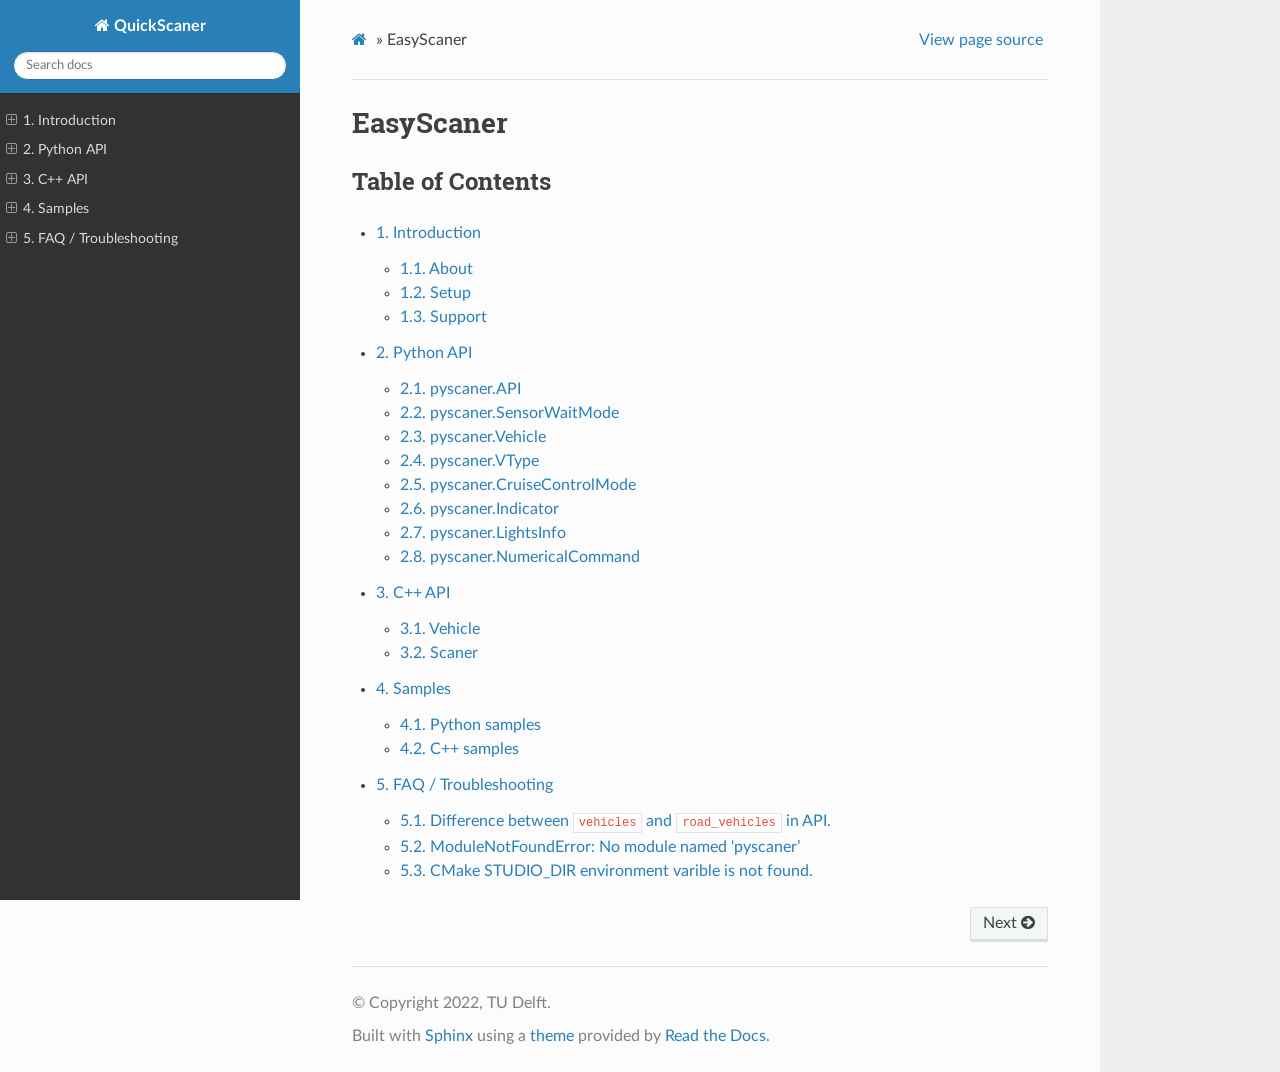
<file: docs-compiled/html/index.html>
<!DOCTYPE html>
<html class="writer-html5" lang="en" >
<head>
  <meta charset="utf-8" /><meta name="generator" content="Docutils 0.17.1: http://docutils.sourceforge.net/" />

  <meta name="viewport" content="width=device-width, initial-scale=1.0" />
  <title>﻿EasyScaner &mdash; QuickScaner 0.1 documentation</title>
      <link rel="stylesheet" href="_static/pygments.css" type="text/css" />
      <link rel="stylesheet" href="_static/css/theme.css" type="text/css" />
      <link rel="stylesheet" href="_static/override.css" type="text/css" />
  <!--[if lt IE 9]>
    <script src="_static/js/html5shiv.min.js"></script>
  <![endif]-->
  
        <script data-url_root="./" id="documentation_options" src="_static/documentation_options.js"></script>
        <script src="_static/jquery.js"></script>
        <script src="_static/underscore.js"></script>
        <script src="_static/doctools.js"></script>
    <script src="_static/js/theme.js"></script>
    <link rel="index" title="Index" href="genindex.html" />
    <link rel="search" title="Search" href="search.html" />
    <link rel="next" title="1. ﻿Introduction" href="intro.html" /> 
</head>

<body class="wy-body-for-nav"> 
  <div class="wy-grid-for-nav">
    <nav data-toggle="wy-nav-shift" class="wy-nav-side">
      <div class="wy-side-scroll">
        <div class="wy-side-nav-search" >
            <a href="#" class="icon icon-home"> QuickScaner
          </a>
<div role="search">
  <form id="rtd-search-form" class="wy-form" action="search.html" method="get">
    <input type="text" name="q" placeholder="Search docs" />
    <input type="hidden" name="check_keywords" value="yes" />
    <input type="hidden" name="area" value="default" />
  </form>
</div>
        </div><div class="wy-menu wy-menu-vertical" data-spy="affix" role="navigation" aria-label="Navigation menu">
              <ul>
<li class="toctree-l1"><a class="reference internal" href="intro.html">1. ﻿Introduction</a><ul>
<li class="toctree-l2"><a class="reference internal" href="intro.html#about">1.1. About</a></li>
<li class="toctree-l2"><a class="reference internal" href="intro.html#setup">1.2. Setup</a><ul>
<li class="toctree-l3"><a class="reference internal" href="intro.html#visual-studio">1.2.1. Visual Studio</a></li>
<li class="toctree-l3"><a class="reference internal" href="intro.html#use-executables">1.2.2. Use executables</a></li>
<li class="toctree-l3"><a class="reference internal" href="intro.html#use-python">1.2.3. Use Python</a></li>
<li class="toctree-l3"><a class="reference internal" href="intro.html#build-documentation">1.2.4. Build documentation</a><ul>
<li class="toctree-l4"><a class="reference internal" href="intro.html#download-and-setup-doxygen">1.2.4.1. Download and setup Doxygen</a></li>
<li class="toctree-l4"><a class="reference internal" href="intro.html#download-and-setup-python">1.2.4.2. Download and setup Python</a></li>
<li class="toctree-l4"><a class="reference internal" href="intro.html#download-and-setup-python-modules">1.2.4.3. Download and setup Python modules</a></li>
<li class="toctree-l4"><a class="reference internal" href="intro.html#generate-documentation">1.2.4.4. Generate documentation</a></li>
</ul>
</li>
</ul>
</li>
<li class="toctree-l2"><a class="reference internal" href="intro.html#support">1.3. Support</a></li>
</ul>
</li>
<li class="toctree-l1"><a class="reference internal" href="pyscaner.html">2. Python API</a><ul>
<li class="toctree-l2"><a class="reference internal" href="_generate_autosummary/pyscaner.API.html">2.1. pyscaner.API</a></li>
<li class="toctree-l2"><a class="reference internal" href="_generate_autosummary/pyscaner.SensorWaitMode.html">2.2. pyscaner.SensorWaitMode</a></li>
<li class="toctree-l2"><a class="reference internal" href="_generate_autosummary/pyscaner.Vehicle.html">2.3. pyscaner.Vehicle</a></li>
<li class="toctree-l2"><a class="reference internal" href="_generate_autosummary/pyscaner.VType.html">2.4. pyscaner.VType</a></li>
<li class="toctree-l2"><a class="reference internal" href="_generate_autosummary/pyscaner.CruiseControlMode.html">2.5. pyscaner.CruiseControlMode</a></li>
<li class="toctree-l2"><a class="reference internal" href="_generate_autosummary/pyscaner.Indicator.html">2.6. pyscaner.Indicator</a></li>
<li class="toctree-l2"><a class="reference internal" href="_generate_autosummary/pyscaner.LightsInfo.html">2.7. pyscaner.LightsInfo</a></li>
<li class="toctree-l2"><a class="reference internal" href="_generate_autosummary/pyscaner.NumericalCommand.html">2.8. pyscaner.NumericalCommand</a></li>
</ul>
</li>
<li class="toctree-l1"><a class="reference internal" href="cpp.html">3. C++ API</a><ul>
<li class="toctree-l2"><a class="reference internal" href="cpp.html#vehicle">3.1. Vehicle</a></li>
<li class="toctree-l2"><a class="reference internal" href="cpp.html#scaner">3.2. Scaner</a></li>
</ul>
</li>
<li class="toctree-l1"><a class="reference internal" href="samples.html">4. Samples</a><ul>
<li class="toctree-l2"><a class="reference internal" href="samples.html#python-samples">4.1. Python samples</a><ul>
<li class="toctree-l3"><a class="reference internal" href="samples.html#getinfo-py">4.1.1. <code class="docutils literal notranslate"><span class="pre">getinfo.py</span></code></a></li>
<li class="toctree-l3"><a class="reference internal" href="samples.html#change-lane-py">4.1.2. <code class="docutils literal notranslate"><span class="pre">change_lane.py</span></code></a></li>
<li class="toctree-l3"><a class="reference internal" href="samples.html#decelerate-py">4.1.3. <code class="docutils literal notranslate"><span class="pre">decelerate.py</span></code></a></li>
<li class="toctree-l3"><a class="reference internal" href="samples.html#display-message-py">4.1.4. <code class="docutils literal notranslate"><span class="pre">display_message.py</span></code></a></li>
<li class="toctree-l3"><a class="reference internal" href="samples.html#idm-py">4.1.5. <code class="docutils literal notranslate"><span class="pre">IDM+.py</span></code></a></li>
</ul>
</li>
<li class="toctree-l2"><a class="reference internal" href="samples.html#c-samples">4.2. C++ samples</a><ul>
<li class="toctree-l3"><a class="reference internal" href="samples.html#changelane-cpp">4.2.1. <code class="docutils literal notranslate"><span class="pre">ChangeLane.cpp</span></code></a></li>
<li class="toctree-l3"><a class="reference internal" href="samples.html#decelerate-cpp">4.2.2. <code class="docutils literal notranslate"><span class="pre">Decelerate.cpp</span></code></a></li>
<li class="toctree-l3"><a class="reference internal" href="samples.html#helloworld-cpp">4.2.3. <code class="docutils literal notranslate"><span class="pre">HelloWorld.cpp</span></code></a></li>
<li class="toctree-l3"><a class="reference internal" href="samples.html#idm-cpp">4.2.4. <code class="docutils literal notranslate"><span class="pre">IDM+.cpp</span></code></a></li>
</ul>
</li>
</ul>
</li>
<li class="toctree-l1"><a class="reference internal" href="faq.html">5. ﻿FAQ / Troubleshooting</a><ul>
<li class="toctree-l2"><a class="reference internal" href="faq.html#difference-between-vehicles-and-road-vehicles-in-api">5.1. Difference between <code class="docutils literal notranslate"><span class="pre">vehicles</span></code> and <code class="docutils literal notranslate"><span class="pre">road_vehicles</span></code> in API.</a></li>
<li class="toctree-l2"><a class="reference internal" href="faq.html#modulenotfounderror-no-module-named-pyscaner">5.2. ModuleNotFoundError: No module named ‘pyscaner’</a></li>
<li class="toctree-l2"><a class="reference internal" href="faq.html#cmake-studio-dir-environment-varible-is-not-found">5.3. CMake STUDIO_DIR environment varible is not found.</a></li>
</ul>
</li>
</ul>

        </div>
      </div>
    </nav>

    <section data-toggle="wy-nav-shift" class="wy-nav-content-wrap"><nav class="wy-nav-top" aria-label="Mobile navigation menu" >
          <i data-toggle="wy-nav-top" class="fa fa-bars"></i>
          <a href="#">QuickScaner</a>
      </nav>

      <div class="wy-nav-content">
        <div class="rst-content">
          <div role="navigation" aria-label="Page navigation">
  <ul class="wy-breadcrumbs">
      <li><a href="#" class="icon icon-home"></a> &raquo;</li>
      <li>﻿EasyScaner</li>
      <li class="wy-breadcrumbs-aside">
            <a href="_sources/index.rst.txt" rel="nofollow"> View page source</a>
      </li>
  </ul>
  <hr/>
</div>
          <div role="main" class="document" itemscope="itemscope" itemtype="http://schema.org/Article">
           <div itemprop="articleBody">
             
  <section id="easyscaner">
<h1>﻿EasyScaner<a class="headerlink" href="#easyscaner" title="Permalink to this headline"></a></h1>
<section id="table-of-contents">
<h2>Table of Contents<a class="headerlink" href="#table-of-contents" title="Permalink to this headline"></a></h2>
<div class="toctree-wrapper compound">
<ul>
<li class="toctree-l1"><a class="reference internal" href="intro.html">1. ﻿Introduction</a><ul>
<li class="toctree-l2"><a class="reference internal" href="intro.html#about">1.1. About</a></li>
<li class="toctree-l2"><a class="reference internal" href="intro.html#setup">1.2. Setup</a></li>
<li class="toctree-l2"><a class="reference internal" href="intro.html#support">1.3. Support</a></li>
</ul>
</li>
<li class="toctree-l1"><a class="reference internal" href="pyscaner.html">2. Python API</a><ul>
<li class="toctree-l2"><a class="reference internal" href="_generate_autosummary/pyscaner.API.html">2.1. pyscaner.API</a></li>
<li class="toctree-l2"><a class="reference internal" href="_generate_autosummary/pyscaner.SensorWaitMode.html">2.2. pyscaner.SensorWaitMode</a></li>
<li class="toctree-l2"><a class="reference internal" href="_generate_autosummary/pyscaner.Vehicle.html">2.3. pyscaner.Vehicle</a></li>
<li class="toctree-l2"><a class="reference internal" href="_generate_autosummary/pyscaner.VType.html">2.4. pyscaner.VType</a></li>
<li class="toctree-l2"><a class="reference internal" href="_generate_autosummary/pyscaner.CruiseControlMode.html">2.5. pyscaner.CruiseControlMode</a></li>
<li class="toctree-l2"><a class="reference internal" href="_generate_autosummary/pyscaner.Indicator.html">2.6. pyscaner.Indicator</a></li>
<li class="toctree-l2"><a class="reference internal" href="_generate_autosummary/pyscaner.LightsInfo.html">2.7. pyscaner.LightsInfo</a></li>
<li class="toctree-l2"><a class="reference internal" href="_generate_autosummary/pyscaner.NumericalCommand.html">2.8. pyscaner.NumericalCommand</a></li>
</ul>
</li>
<li class="toctree-l1"><a class="reference internal" href="cpp.html">3. C++ API</a><ul>
<li class="toctree-l2"><a class="reference internal" href="cpp.html#vehicle">3.1. Vehicle</a></li>
<li class="toctree-l2"><a class="reference internal" href="cpp.html#scaner">3.2. Scaner</a></li>
</ul>
</li>
<li class="toctree-l1"><a class="reference internal" href="samples.html">4. Samples</a><ul>
<li class="toctree-l2"><a class="reference internal" href="samples.html#python-samples">4.1. Python samples</a></li>
<li class="toctree-l2"><a class="reference internal" href="samples.html#c-samples">4.2. C++ samples</a></li>
</ul>
</li>
<li class="toctree-l1"><a class="reference internal" href="faq.html">5. ﻿FAQ / Troubleshooting</a><ul>
<li class="toctree-l2"><a class="reference internal" href="faq.html#difference-between-vehicles-and-road-vehicles-in-api">5.1. Difference between <code class="docutils literal notranslate"><span class="pre">vehicles</span></code> and <code class="docutils literal notranslate"><span class="pre">road_vehicles</span></code> in API.</a></li>
<li class="toctree-l2"><a class="reference internal" href="faq.html#modulenotfounderror-no-module-named-pyscaner">5.2. ModuleNotFoundError: No module named ‘pyscaner’</a></li>
<li class="toctree-l2"><a class="reference internal" href="faq.html#cmake-studio-dir-environment-varible-is-not-found">5.3. CMake STUDIO_DIR environment varible is not found.</a></li>
</ul>
</li>
</ul>
</div>
</section>
</section>


           </div>
          </div>
          <footer><div class="rst-footer-buttons" role="navigation" aria-label="Footer">
        <a href="intro.html" class="btn btn-neutral float-right" title="1. ﻿Introduction" accesskey="n" rel="next">Next <span class="fa fa-arrow-circle-right" aria-hidden="true"></span></a>
    </div>

  <hr/>

  <div role="contentinfo">
    <p>&#169; Copyright 2022, TU Delft.</p>
  </div>

  Built with <a href="https://www.sphinx-doc.org/">Sphinx</a> using a
    <a href="https://github.com/readthedocs/sphinx_rtd_theme">theme</a>
    provided by <a href="https://readthedocs.org">Read the Docs</a>.
   

</footer>
        </div>
      </div>
    </section>
  </div>
  <script>
      jQuery(function () {
          SphinxRtdTheme.Navigation.enable(true);
      });
  </script> 

</body>
</html>
</file>
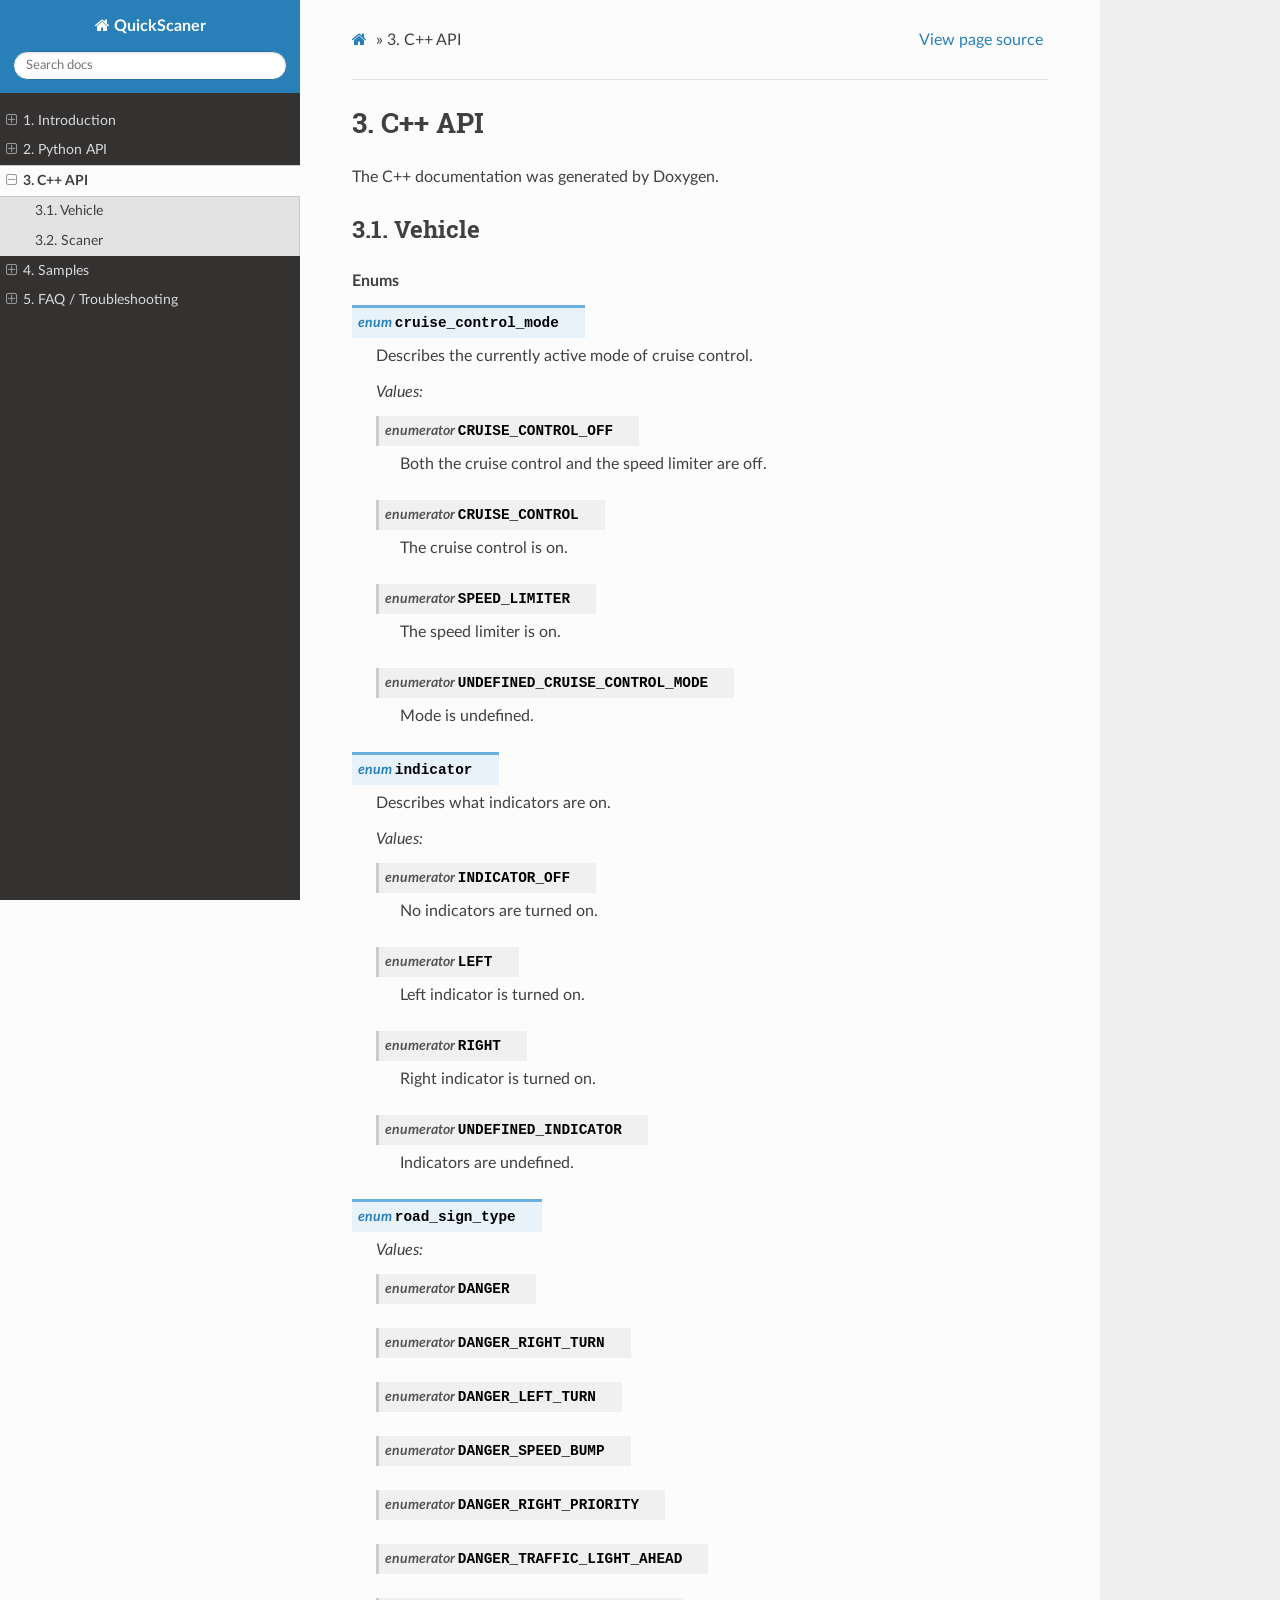
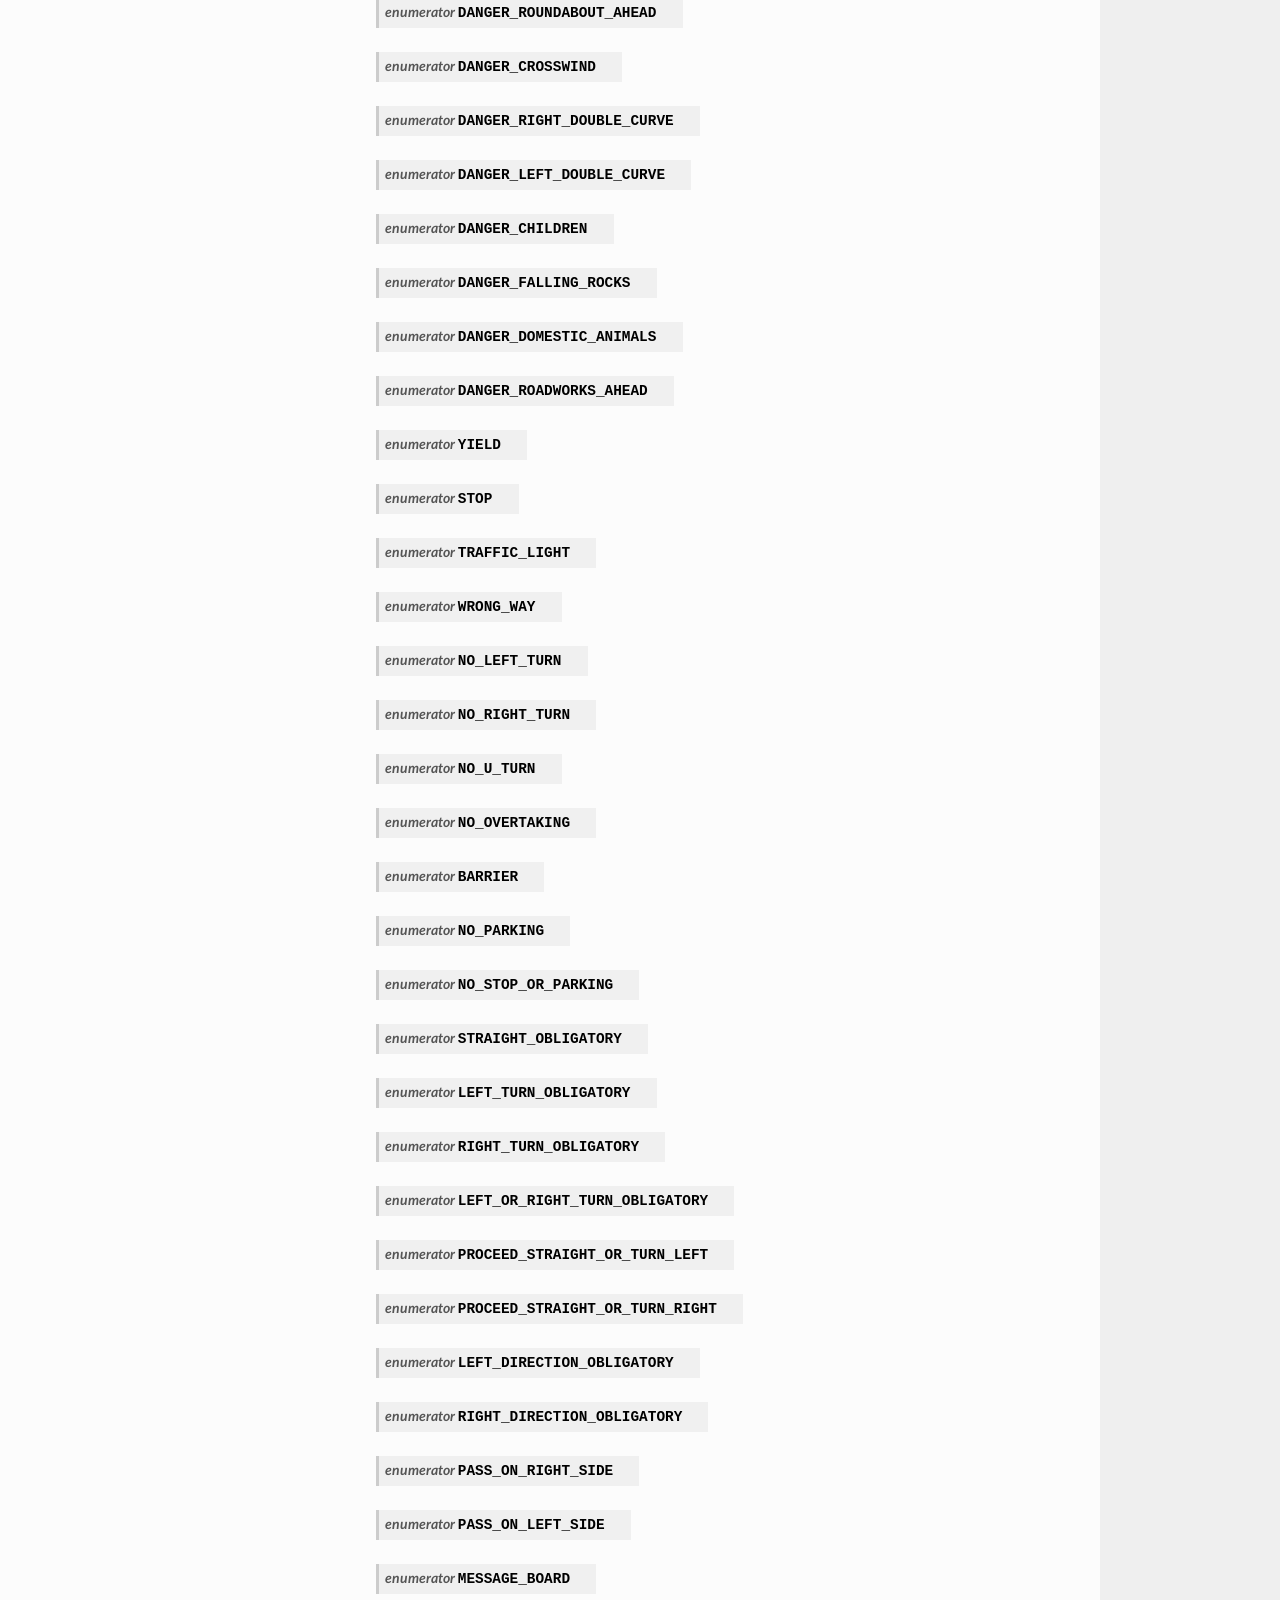
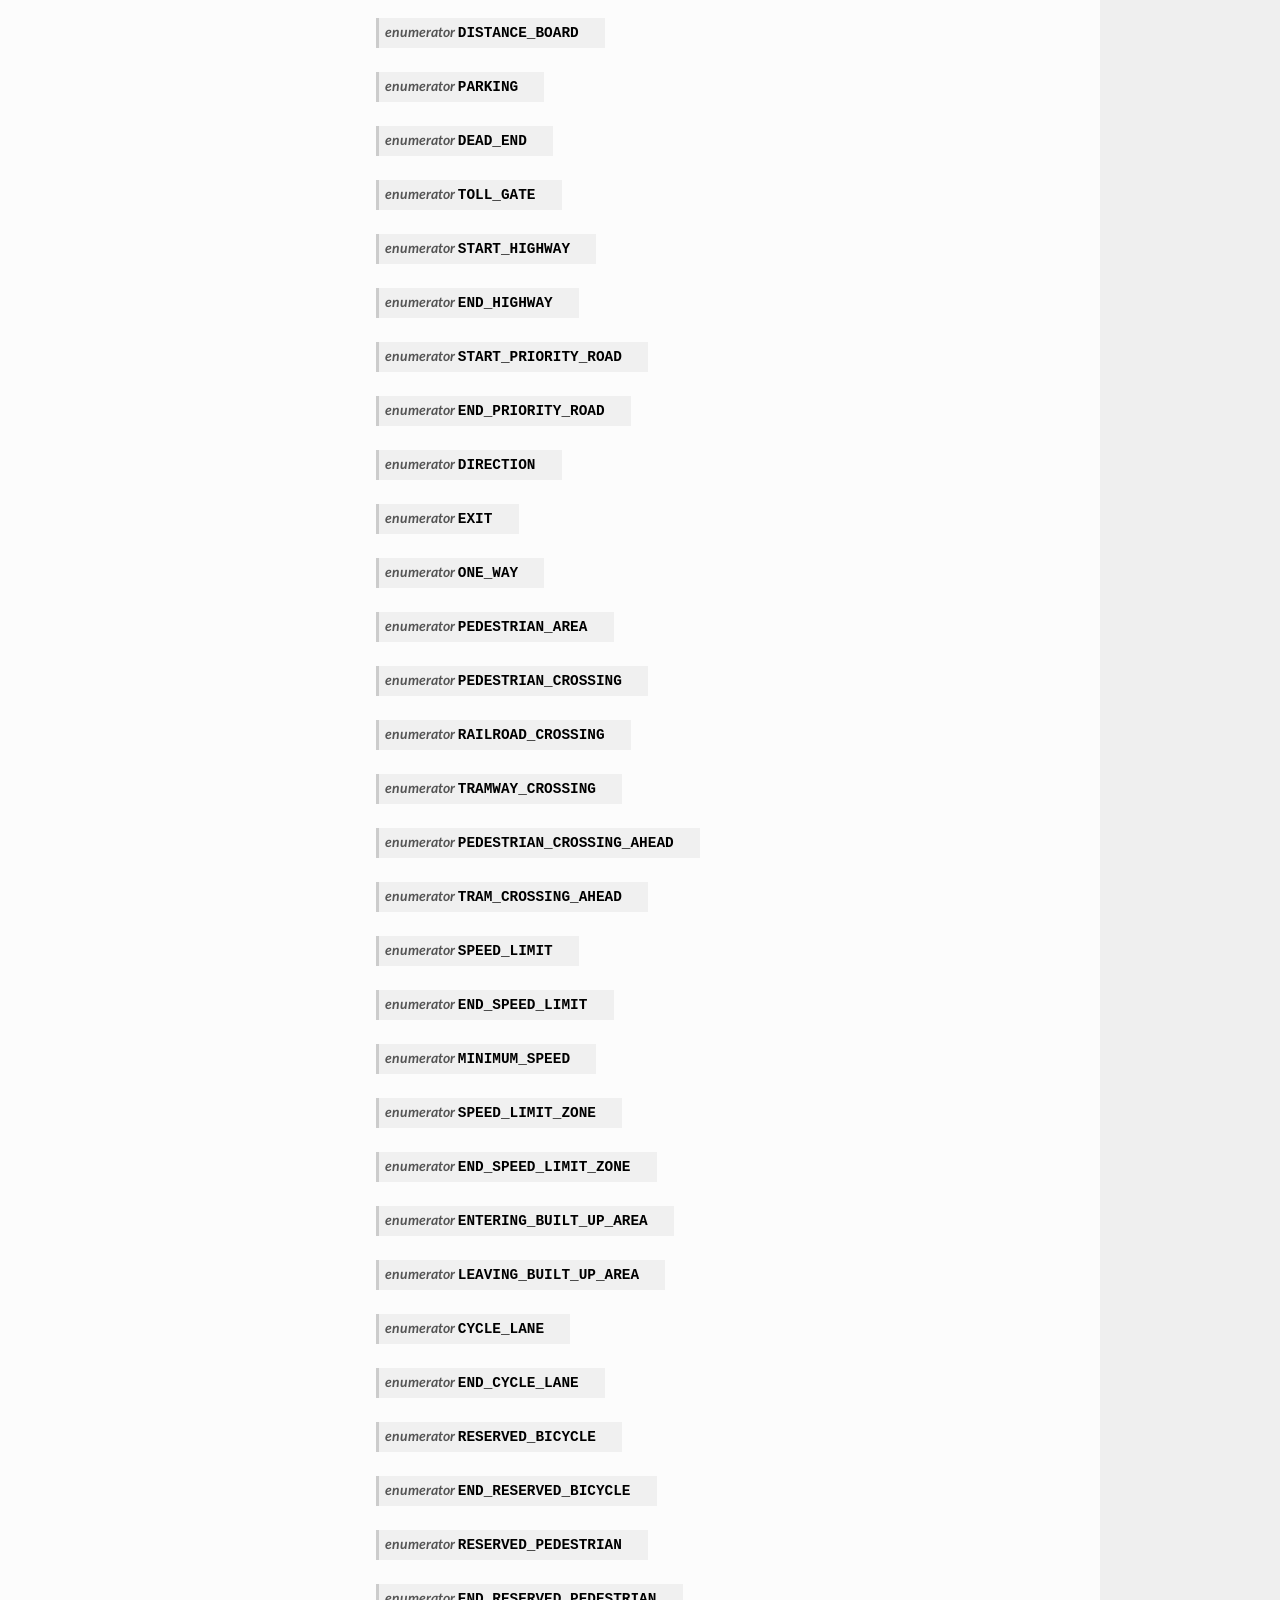
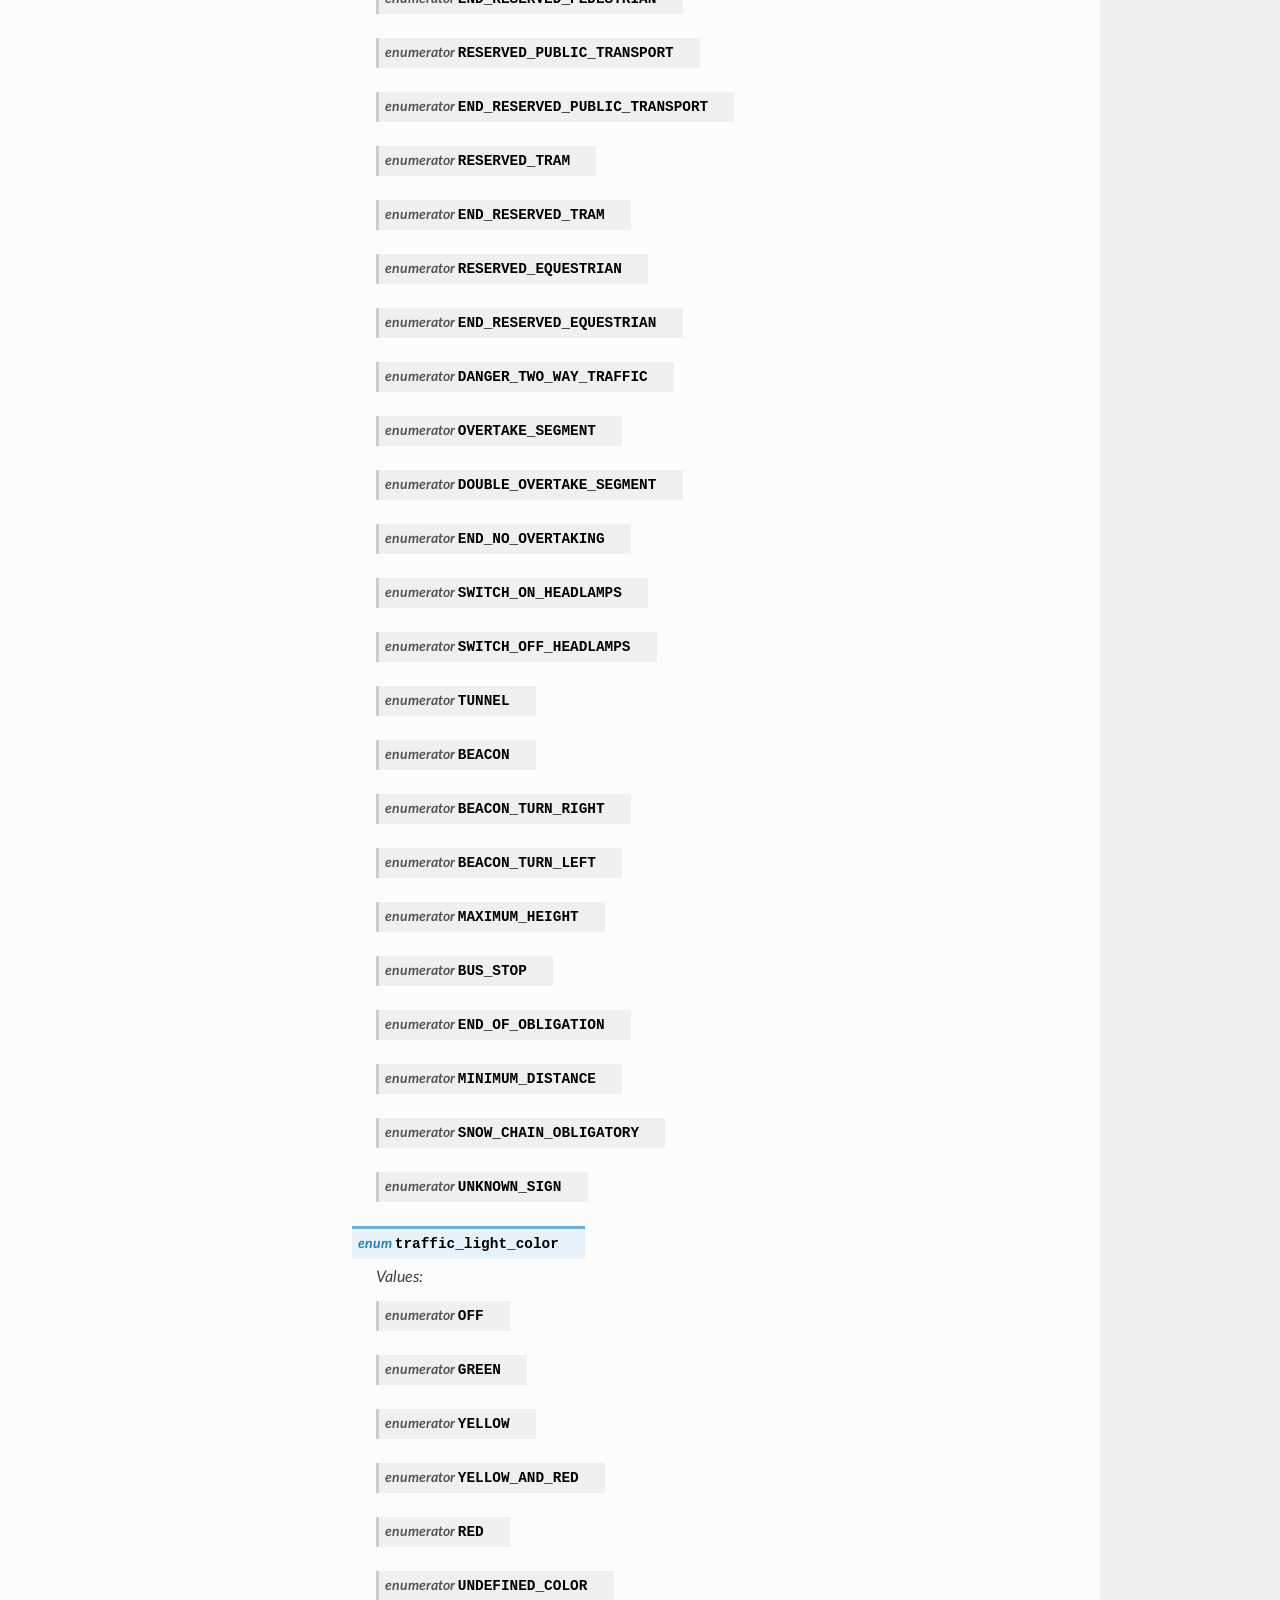
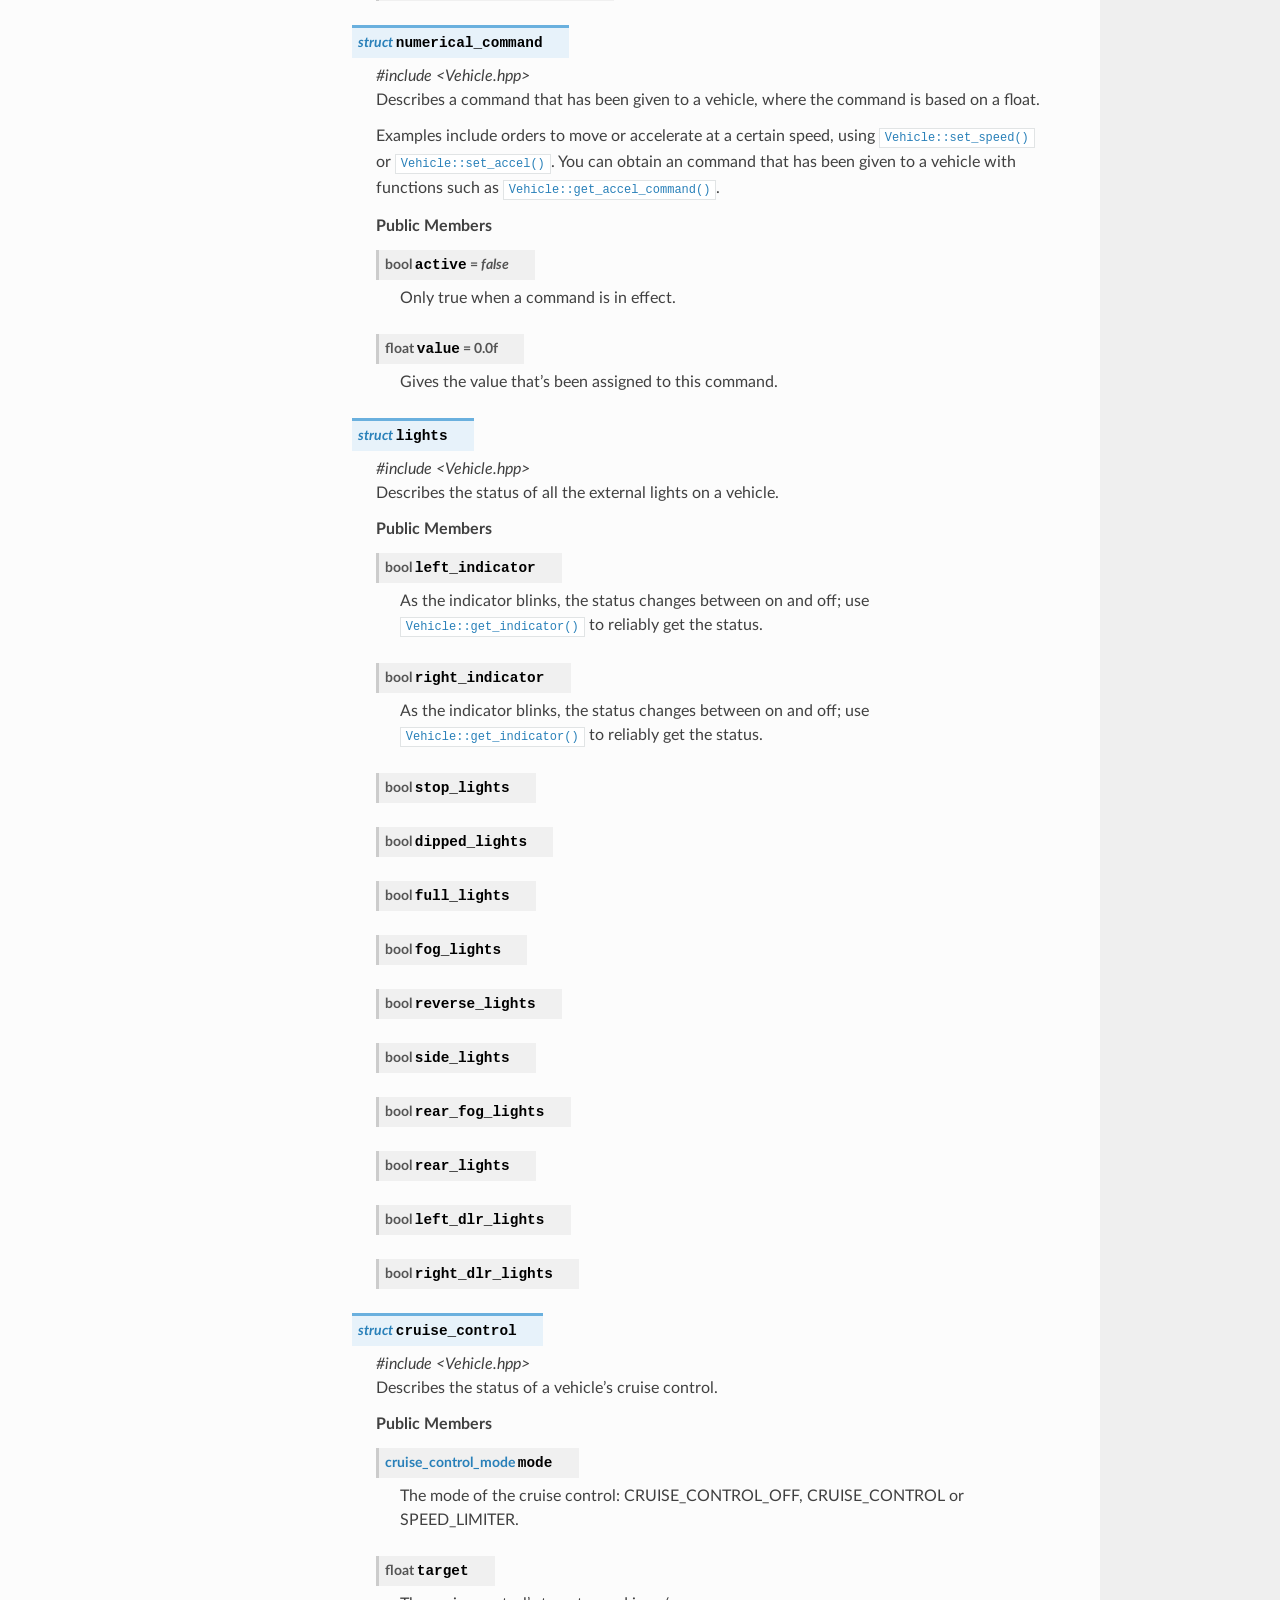
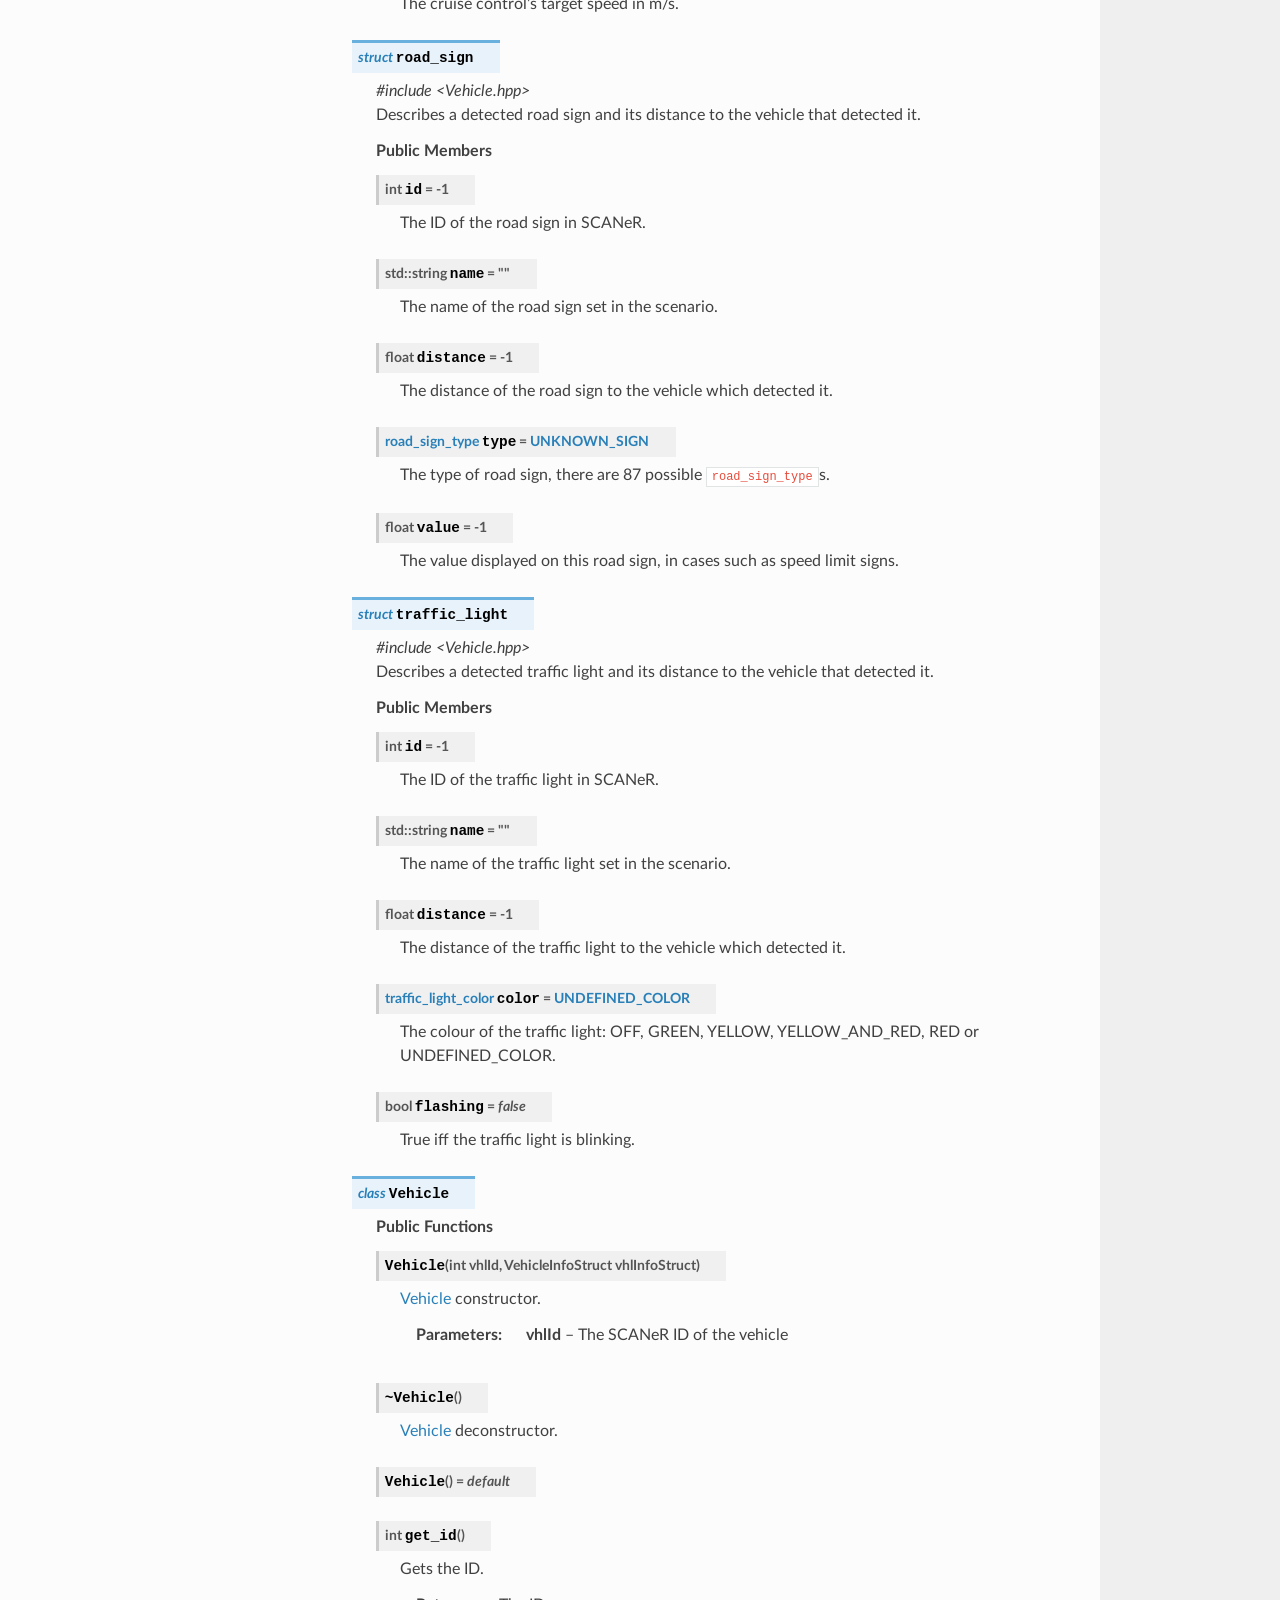
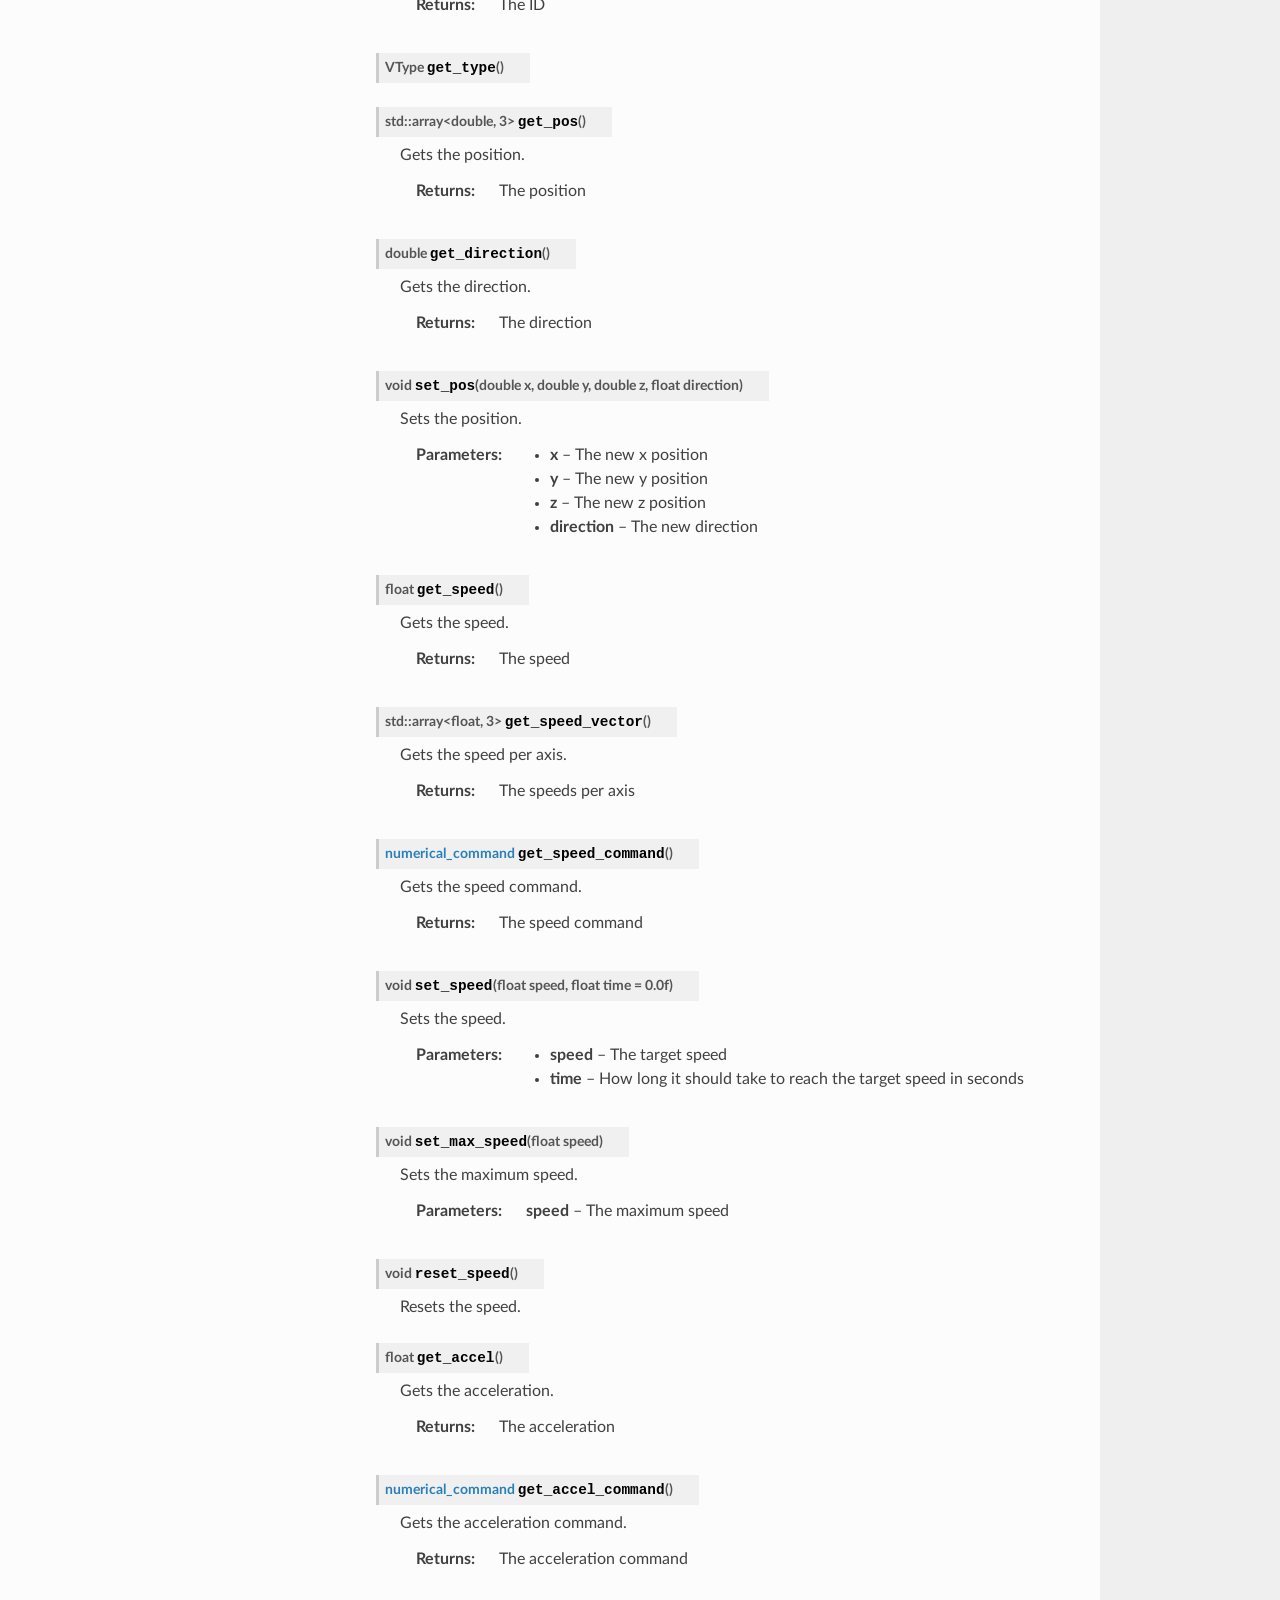
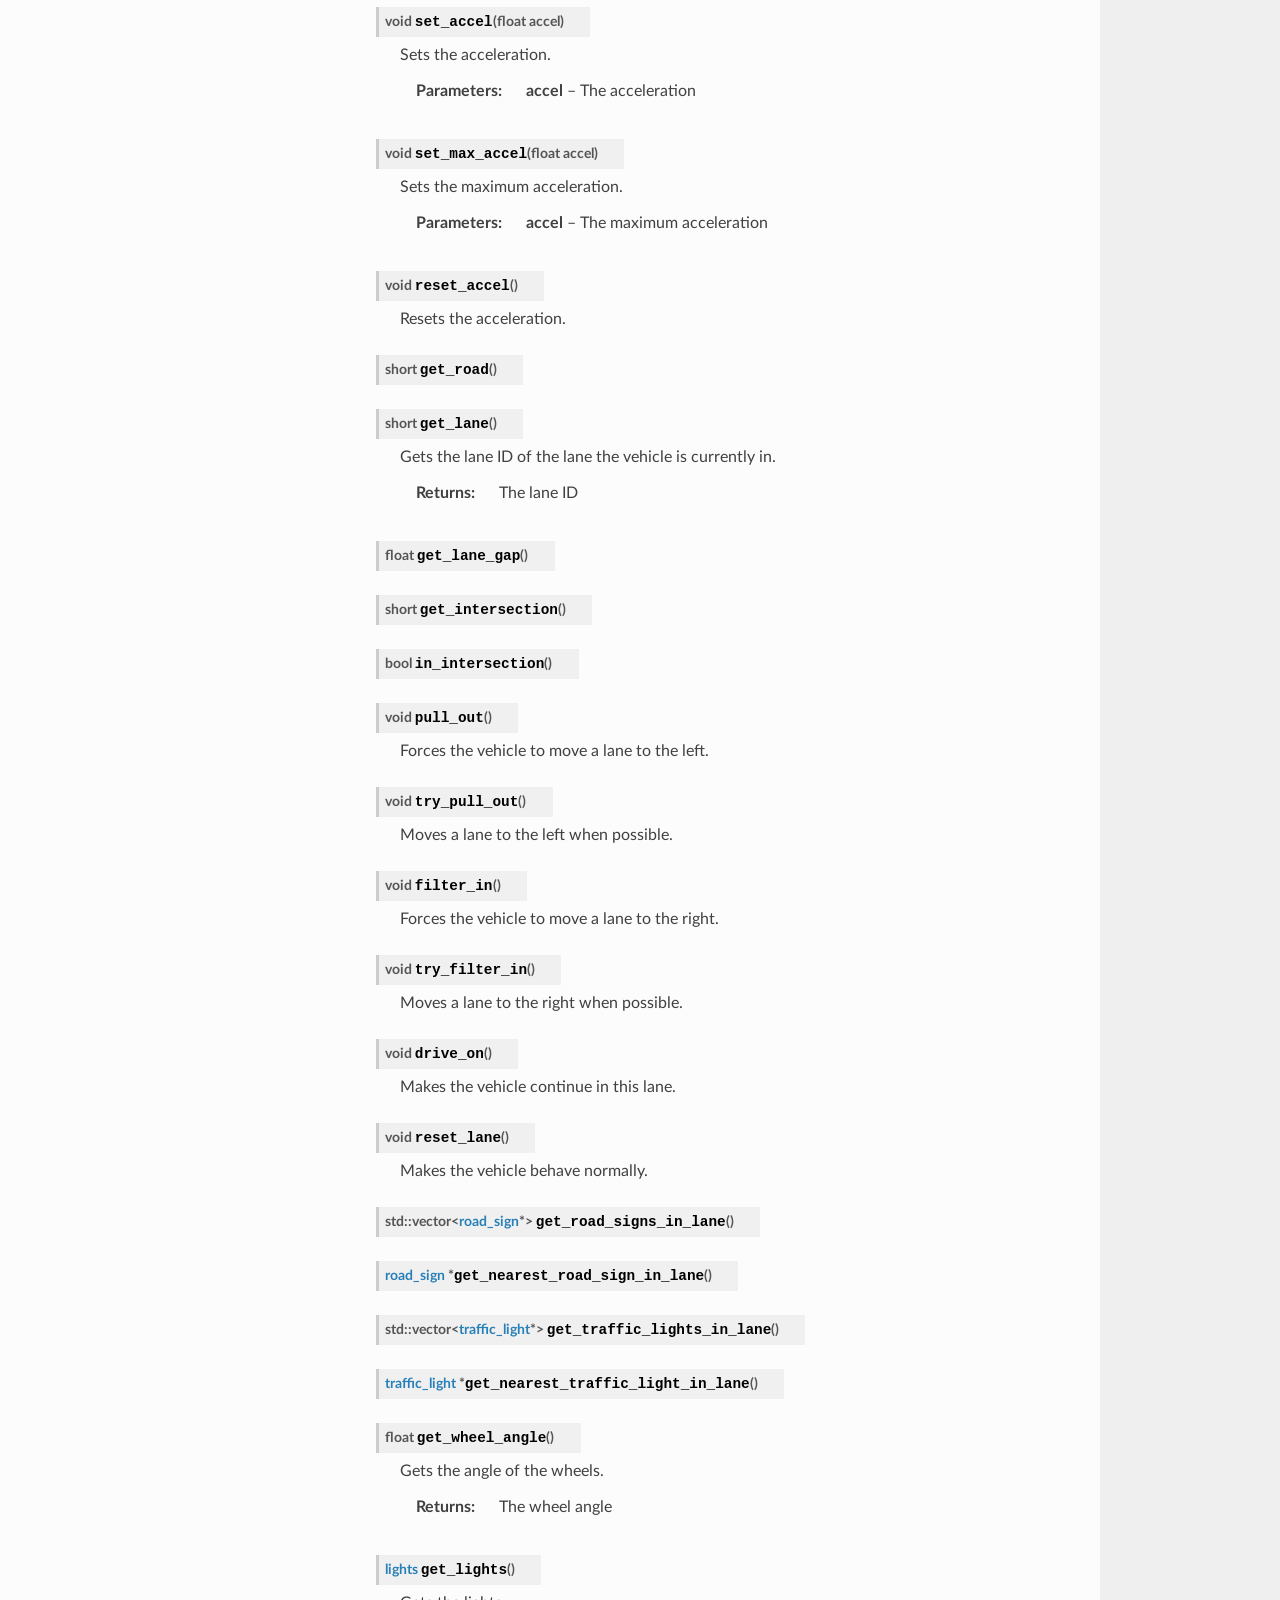
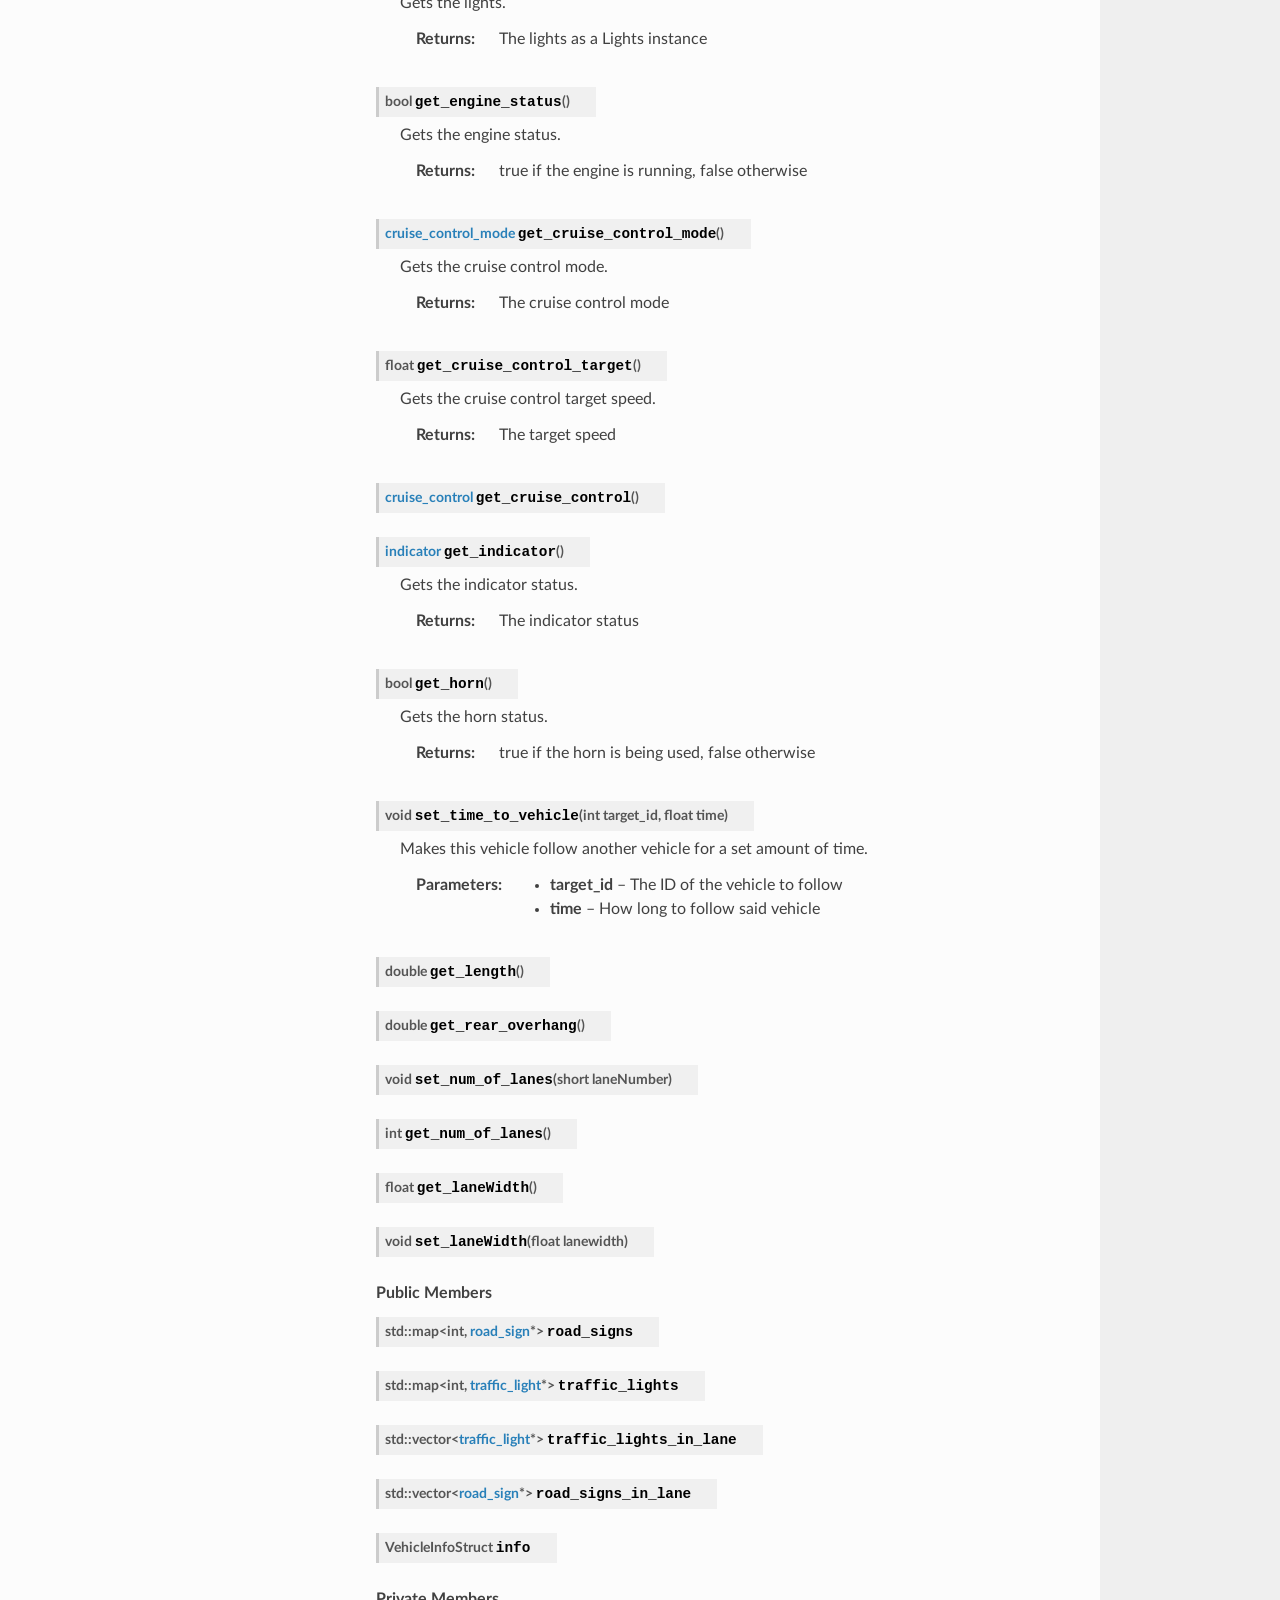
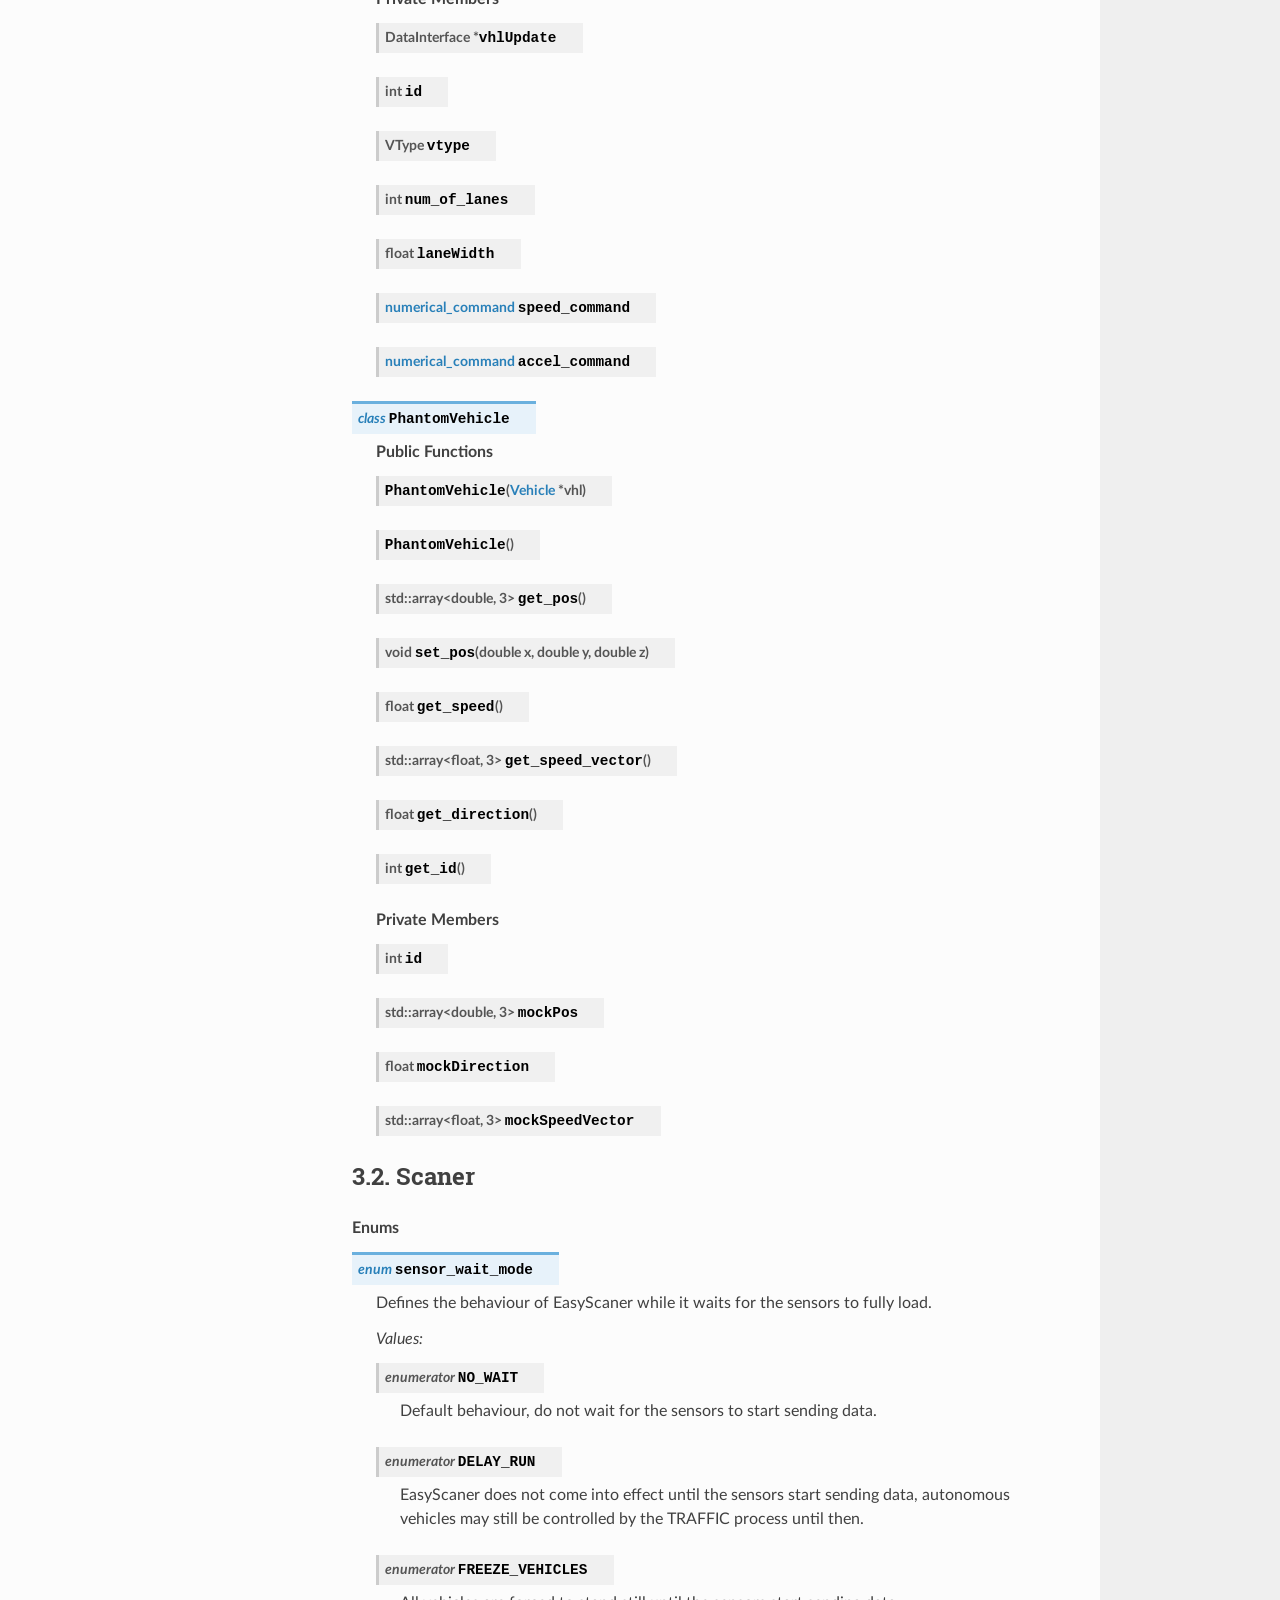
<file: docs-compiled/html/cpp.html>
<!DOCTYPE html>
<html class="writer-html5" lang="en" >
<head>
  <meta charset="utf-8" /><meta name="generator" content="Docutils 0.17.1: http://docutils.sourceforge.net/" />

  <meta name="viewport" content="width=device-width, initial-scale=1.0" />
  <title>3. C++ API &mdash; QuickScaner 0.1 documentation</title>
      <link rel="stylesheet" href="_static/pygments.css" type="text/css" />
      <link rel="stylesheet" href="_static/css/theme.css" type="text/css" />
      <link rel="stylesheet" href="_static/override.css" type="text/css" />
  <!--[if lt IE 9]>
    <script src="_static/js/html5shiv.min.js"></script>
  <![endif]-->
  
        <script data-url_root="./" id="documentation_options" src="_static/documentation_options.js"></script>
        <script src="_static/jquery.js"></script>
        <script src="_static/underscore.js"></script>
        <script src="_static/doctools.js"></script>
    <script src="_static/js/theme.js"></script>
    <link rel="index" title="Index" href="genindex.html" />
    <link rel="search" title="Search" href="search.html" />
    <link rel="next" title="4. Samples" href="samples.html" />
    <link rel="prev" title="2.8. pyscaner.NumericalCommand" href="_generate_autosummary/pyscaner.NumericalCommand.html" /> 
</head>

<body class="wy-body-for-nav"> 
  <div class="wy-grid-for-nav">
    <nav data-toggle="wy-nav-shift" class="wy-nav-side">
      <div class="wy-side-scroll">
        <div class="wy-side-nav-search" >
            <a href="index.html" class="icon icon-home"> QuickScaner
          </a>
<div role="search">
  <form id="rtd-search-form" class="wy-form" action="search.html" method="get">
    <input type="text" name="q" placeholder="Search docs" />
    <input type="hidden" name="check_keywords" value="yes" />
    <input type="hidden" name="area" value="default" />
  </form>
</div>
        </div><div class="wy-menu wy-menu-vertical" data-spy="affix" role="navigation" aria-label="Navigation menu">
              <ul class="current">
<li class="toctree-l1"><a class="reference internal" href="intro.html">1. ﻿Introduction</a><ul>
<li class="toctree-l2"><a class="reference internal" href="intro.html#about">1.1. About</a></li>
<li class="toctree-l2"><a class="reference internal" href="intro.html#setup">1.2. Setup</a><ul>
<li class="toctree-l3"><a class="reference internal" href="intro.html#visual-studio">1.2.1. Visual Studio</a></li>
<li class="toctree-l3"><a class="reference internal" href="intro.html#use-executables">1.2.2. Use executables</a></li>
<li class="toctree-l3"><a class="reference internal" href="intro.html#use-python">1.2.3. Use Python</a></li>
<li class="toctree-l3"><a class="reference internal" href="intro.html#build-documentation">1.2.4. Build documentation</a><ul>
<li class="toctree-l4"><a class="reference internal" href="intro.html#download-and-setup-doxygen">1.2.4.1. Download and setup Doxygen</a></li>
<li class="toctree-l4"><a class="reference internal" href="intro.html#download-and-setup-python">1.2.4.2. Download and setup Python</a></li>
<li class="toctree-l4"><a class="reference internal" href="intro.html#download-and-setup-python-modules">1.2.4.3. Download and setup Python modules</a></li>
<li class="toctree-l4"><a class="reference internal" href="intro.html#generate-documentation">1.2.4.4. Generate documentation</a></li>
</ul>
</li>
</ul>
</li>
<li class="toctree-l2"><a class="reference internal" href="intro.html#support">1.3. Support</a></li>
</ul>
</li>
<li class="toctree-l1"><a class="reference internal" href="pyscaner.html">2. Python API</a><ul>
<li class="toctree-l2"><a class="reference internal" href="_generate_autosummary/pyscaner.API.html">2.1. pyscaner.API</a></li>
<li class="toctree-l2"><a class="reference internal" href="_generate_autosummary/pyscaner.SensorWaitMode.html">2.2. pyscaner.SensorWaitMode</a></li>
<li class="toctree-l2"><a class="reference internal" href="_generate_autosummary/pyscaner.Vehicle.html">2.3. pyscaner.Vehicle</a></li>
<li class="toctree-l2"><a class="reference internal" href="_generate_autosummary/pyscaner.VType.html">2.4. pyscaner.VType</a></li>
<li class="toctree-l2"><a class="reference internal" href="_generate_autosummary/pyscaner.CruiseControlMode.html">2.5. pyscaner.CruiseControlMode</a></li>
<li class="toctree-l2"><a class="reference internal" href="_generate_autosummary/pyscaner.Indicator.html">2.6. pyscaner.Indicator</a></li>
<li class="toctree-l2"><a class="reference internal" href="_generate_autosummary/pyscaner.LightsInfo.html">2.7. pyscaner.LightsInfo</a></li>
<li class="toctree-l2"><a class="reference internal" href="_generate_autosummary/pyscaner.NumericalCommand.html">2.8. pyscaner.NumericalCommand</a></li>
</ul>
</li>
<li class="toctree-l1 current"><a class="current reference internal" href="#">3. C++ API</a><ul>
<li class="toctree-l2"><a class="reference internal" href="#vehicle">3.1. Vehicle</a></li>
<li class="toctree-l2"><a class="reference internal" href="#scaner">3.2. Scaner</a></li>
</ul>
</li>
<li class="toctree-l1"><a class="reference internal" href="samples.html">4. Samples</a><ul>
<li class="toctree-l2"><a class="reference internal" href="samples.html#python-samples">4.1. Python samples</a><ul>
<li class="toctree-l3"><a class="reference internal" href="samples.html#getinfo-py">4.1.1. <code class="docutils literal notranslate"><span class="pre">getinfo.py</span></code></a></li>
<li class="toctree-l3"><a class="reference internal" href="samples.html#change-lane-py">4.1.2. <code class="docutils literal notranslate"><span class="pre">change_lane.py</span></code></a></li>
<li class="toctree-l3"><a class="reference internal" href="samples.html#decelerate-py">4.1.3. <code class="docutils literal notranslate"><span class="pre">decelerate.py</span></code></a></li>
<li class="toctree-l3"><a class="reference internal" href="samples.html#display-message-py">4.1.4. <code class="docutils literal notranslate"><span class="pre">display_message.py</span></code></a></li>
<li class="toctree-l3"><a class="reference internal" href="samples.html#idm-py">4.1.5. <code class="docutils literal notranslate"><span class="pre">IDM+.py</span></code></a></li>
</ul>
</li>
<li class="toctree-l2"><a class="reference internal" href="samples.html#c-samples">4.2. C++ samples</a><ul>
<li class="toctree-l3"><a class="reference internal" href="samples.html#changelane-cpp">4.2.1. <code class="docutils literal notranslate"><span class="pre">ChangeLane.cpp</span></code></a></li>
<li class="toctree-l3"><a class="reference internal" href="samples.html#decelerate-cpp">4.2.2. <code class="docutils literal notranslate"><span class="pre">Decelerate.cpp</span></code></a></li>
<li class="toctree-l3"><a class="reference internal" href="samples.html#helloworld-cpp">4.2.3. <code class="docutils literal notranslate"><span class="pre">HelloWorld.cpp</span></code></a></li>
<li class="toctree-l3"><a class="reference internal" href="samples.html#idm-cpp">4.2.4. <code class="docutils literal notranslate"><span class="pre">IDM+.cpp</span></code></a></li>
</ul>
</li>
</ul>
</li>
<li class="toctree-l1"><a class="reference internal" href="faq.html">5. ﻿FAQ / Troubleshooting</a><ul>
<li class="toctree-l2"><a class="reference internal" href="faq.html#difference-between-vehicles-and-road-vehicles-in-api">5.1. Difference between <code class="docutils literal notranslate"><span class="pre">vehicles</span></code> and <code class="docutils literal notranslate"><span class="pre">road_vehicles</span></code> in API.</a></li>
<li class="toctree-l2"><a class="reference internal" href="faq.html#modulenotfounderror-no-module-named-pyscaner">5.2. ModuleNotFoundError: No module named ‘pyscaner’</a></li>
<li class="toctree-l2"><a class="reference internal" href="faq.html#cmake-studio-dir-environment-varible-is-not-found">5.3. CMake STUDIO_DIR environment varible is not found.</a></li>
</ul>
</li>
</ul>

        </div>
      </div>
    </nav>

    <section data-toggle="wy-nav-shift" class="wy-nav-content-wrap"><nav class="wy-nav-top" aria-label="Mobile navigation menu" >
          <i data-toggle="wy-nav-top" class="fa fa-bars"></i>
          <a href="index.html">QuickScaner</a>
      </nav>

      <div class="wy-nav-content">
        <div class="rst-content">
          <div role="navigation" aria-label="Page navigation">
  <ul class="wy-breadcrumbs">
      <li><a href="index.html" class="icon icon-home"></a> &raquo;</li>
      <li><span class="section-number">3. </span>C++ API</li>
      <li class="wy-breadcrumbs-aside">
            <a href="_sources/cpp.rst.txt" rel="nofollow"> View page source</a>
      </li>
  </ul>
  <hr/>
</div>
          <div role="main" class="document" itemscope="itemscope" itemtype="http://schema.org/Article">
           <div itemprop="articleBody">
             
  <section id="c-api">
<h1><span class="section-number">3. </span>C++ API<a class="headerlink" href="#c-api" title="Permalink to this headline"></a></h1>
<p>The C++ documentation was generated by Doxygen.</p>
<section id="vehicle">
<h2><span class="section-number">3.1. </span>Vehicle<a class="headerlink" href="#vehicle" title="Permalink to this headline"></a></h2>
<div class="breathe-sectiondef docutils container">
<p class="breathe-sectiondef-title rubric" id="breathe-section-title-enums">Enums</p>
<dl class="cpp enum">
<dt class="sig sig-object cpp" id="_CPPv419cruise_control_mode">
<span id="_CPPv319cruise_control_mode"></span><span id="_CPPv219cruise_control_mode"></span><span class="target" id="d5/d41/_vehicle_8hpp_1a2d5bbc7966a6a7baa0423a0706f4445a"></span><span class="k"><span class="pre">enum</span></span><span class="w"> </span><span class="sig-name descname"><span class="n"><span class="pre">cruise_control_mode</span></span></span><a class="headerlink" href="#_CPPv419cruise_control_mode" title="Permalink to this definition"></a><br /></dt>
<dd><p>Describes the currently active mode of cruise control. </p>
<p><em>Values:</em></p>
<dl class="cpp enumerator">
<dt class="sig sig-object cpp" id="_CPPv4N19cruise_control_mode18CRUISE_CONTROL_OFFE">
<span id="_CPPv3N19cruise_control_mode18CRUISE_CONTROL_OFFE"></span><span id="_CPPv2N19cruise_control_mode18CRUISE_CONTROL_OFFE"></span><span class="target" id="d5/d41/_vehicle_8hpp_1a2d5bbc7966a6a7baa0423a0706f4445aac24c0b90d9c12dbeca03210d8ab2f31d"></span><span class="k"><span class="pre">enumerator</span></span><span class="w"> </span><span class="sig-name descname"><span class="n"><span class="pre">CRUISE_CONTROL_OFF</span></span></span><a class="headerlink" href="#_CPPv4N19cruise_control_mode18CRUISE_CONTROL_OFFE" title="Permalink to this definition"></a><br /></dt>
<dd><p>Both the cruise control and the speed limiter are off. </p>
</dd></dl>

<dl class="cpp enumerator">
<dt class="sig sig-object cpp" id="_CPPv4N19cruise_control_mode14CRUISE_CONTROLE">
<span id="_CPPv3N19cruise_control_mode14CRUISE_CONTROLE"></span><span id="_CPPv2N19cruise_control_mode14CRUISE_CONTROLE"></span><span class="target" id="d5/d41/_vehicle_8hpp_1a2d5bbc7966a6a7baa0423a0706f4445aac4b78943b0324b351e0311d0f967a1c0"></span><span class="k"><span class="pre">enumerator</span></span><span class="w"> </span><span class="sig-name descname"><span class="n"><span class="pre">CRUISE_CONTROL</span></span></span><a class="headerlink" href="#_CPPv4N19cruise_control_mode14CRUISE_CONTROLE" title="Permalink to this definition"></a><br /></dt>
<dd><p>The cruise control is on. </p>
</dd></dl>

<dl class="cpp enumerator">
<dt class="sig sig-object cpp" id="_CPPv4N19cruise_control_mode13SPEED_LIMITERE">
<span id="_CPPv3N19cruise_control_mode13SPEED_LIMITERE"></span><span id="_CPPv2N19cruise_control_mode13SPEED_LIMITERE"></span><span class="target" id="d5/d41/_vehicle_8hpp_1a2d5bbc7966a6a7baa0423a0706f4445aa11f4dbbdfea54b2c656b984bfa79f4ed"></span><span class="k"><span class="pre">enumerator</span></span><span class="w"> </span><span class="sig-name descname"><span class="n"><span class="pre">SPEED_LIMITER</span></span></span><a class="headerlink" href="#_CPPv4N19cruise_control_mode13SPEED_LIMITERE" title="Permalink to this definition"></a><br /></dt>
<dd><p>The speed limiter is on. </p>
</dd></dl>

<dl class="cpp enumerator">
<dt class="sig sig-object cpp" id="_CPPv4N19cruise_control_mode29UNDEFINED_CRUISE_CONTROL_MODEE">
<span id="_CPPv3N19cruise_control_mode29UNDEFINED_CRUISE_CONTROL_MODEE"></span><span id="_CPPv2N19cruise_control_mode29UNDEFINED_CRUISE_CONTROL_MODEE"></span><span class="target" id="d5/d41/_vehicle_8hpp_1a2d5bbc7966a6a7baa0423a0706f4445aace8b3fe9c287a5383e72700ec6b15ce6"></span><span class="k"><span class="pre">enumerator</span></span><span class="w"> </span><span class="sig-name descname"><span class="n"><span class="pre">UNDEFINED_CRUISE_CONTROL_MODE</span></span></span><a class="headerlink" href="#_CPPv4N19cruise_control_mode29UNDEFINED_CRUISE_CONTROL_MODEE" title="Permalink to this definition"></a><br /></dt>
<dd><p>Mode is undefined. </p>
</dd></dl>

</dd></dl>

<dl class="cpp enum">
<dt class="sig sig-object cpp" id="_CPPv49indicator">
<span id="_CPPv39indicator"></span><span id="_CPPv29indicator"></span><span class="target" id="d5/d41/_vehicle_8hpp_1a379227f9e2331a8440675ee1cb6c1386"></span><span class="k"><span class="pre">enum</span></span><span class="w"> </span><span class="sig-name descname"><span class="n"><span class="pre">indicator</span></span></span><a class="headerlink" href="#_CPPv49indicator" title="Permalink to this definition"></a><br /></dt>
<dd><p>Describes what indicators are on. </p>
<p><em>Values:</em></p>
<dl class="cpp enumerator">
<dt class="sig sig-object cpp" id="_CPPv4N9indicator13INDICATOR_OFFE">
<span id="_CPPv3N9indicator13INDICATOR_OFFE"></span><span id="_CPPv2N9indicator13INDICATOR_OFFE"></span><span class="target" id="d5/d41/_vehicle_8hpp_1a379227f9e2331a8440675ee1cb6c1386ad94b80144047d88968e5e235944572cc"></span><span class="k"><span class="pre">enumerator</span></span><span class="w"> </span><span class="sig-name descname"><span class="n"><span class="pre">INDICATOR_OFF</span></span></span><a class="headerlink" href="#_CPPv4N9indicator13INDICATOR_OFFE" title="Permalink to this definition"></a><br /></dt>
<dd><p>No indicators are turned on. </p>
</dd></dl>

<dl class="cpp enumerator">
<dt class="sig sig-object cpp" id="_CPPv4N9indicator4LEFTE">
<span id="_CPPv3N9indicator4LEFTE"></span><span id="_CPPv2N9indicator4LEFTE"></span><span class="target" id="d5/d41/_vehicle_8hpp_1a379227f9e2331a8440675ee1cb6c1386adb45120aafd37a973140edee24708065"></span><span class="k"><span class="pre">enumerator</span></span><span class="w"> </span><span class="sig-name descname"><span class="n"><span class="pre">LEFT</span></span></span><a class="headerlink" href="#_CPPv4N9indicator4LEFTE" title="Permalink to this definition"></a><br /></dt>
<dd><p>Left indicator is turned on. </p>
</dd></dl>

<dl class="cpp enumerator">
<dt class="sig sig-object cpp" id="_CPPv4N9indicator5RIGHTE">
<span id="_CPPv3N9indicator5RIGHTE"></span><span id="_CPPv2N9indicator5RIGHTE"></span><span class="target" id="d5/d41/_vehicle_8hpp_1a379227f9e2331a8440675ee1cb6c1386aec8379af7490bb9eaaf579cf17876f38"></span><span class="k"><span class="pre">enumerator</span></span><span class="w"> </span><span class="sig-name descname"><span class="n"><span class="pre">RIGHT</span></span></span><a class="headerlink" href="#_CPPv4N9indicator5RIGHTE" title="Permalink to this definition"></a><br /></dt>
<dd><p>Right indicator is turned on. </p>
</dd></dl>

<dl class="cpp enumerator">
<dt class="sig sig-object cpp" id="_CPPv4N9indicator19UNDEFINED_INDICATORE">
<span id="_CPPv3N9indicator19UNDEFINED_INDICATORE"></span><span id="_CPPv2N9indicator19UNDEFINED_INDICATORE"></span><span class="target" id="d5/d41/_vehicle_8hpp_1a379227f9e2331a8440675ee1cb6c1386a2484e9f06927e79f9a2cc26ad36720a1"></span><span class="k"><span class="pre">enumerator</span></span><span class="w"> </span><span class="sig-name descname"><span class="n"><span class="pre">UNDEFINED_INDICATOR</span></span></span><a class="headerlink" href="#_CPPv4N9indicator19UNDEFINED_INDICATORE" title="Permalink to this definition"></a><br /></dt>
<dd><p>Indicators are undefined. </p>
</dd></dl>

</dd></dl>

<dl class="cpp enum">
<dt class="sig sig-object cpp" id="_CPPv414road_sign_type">
<span id="_CPPv314road_sign_type"></span><span id="_CPPv214road_sign_type"></span><span class="target" id="d5/d41/_vehicle_8hpp_1a820af2352025be4f965c89164db7764d"></span><span class="k"><span class="pre">enum</span></span><span class="w"> </span><span class="sig-name descname"><span class="n"><span class="pre">road_sign_type</span></span></span><a class="headerlink" href="#_CPPv414road_sign_type" title="Permalink to this definition"></a><br /></dt>
<dd><p><em>Values:</em></p>
<dl class="cpp enumerator">
<dt class="sig sig-object cpp" id="_CPPv4N14road_sign_type6DANGERE">
<span id="_CPPv3N14road_sign_type6DANGERE"></span><span id="_CPPv2N14road_sign_type6DANGERE"></span><span class="target" id="d5/d41/_vehicle_8hpp_1a820af2352025be4f965c89164db7764da75bcd128e53ce18e63984180aaf09d10"></span><span class="k"><span class="pre">enumerator</span></span><span class="w"> </span><span class="sig-name descname"><span class="n"><span class="pre">DANGER</span></span></span><a class="headerlink" href="#_CPPv4N14road_sign_type6DANGERE" title="Permalink to this definition"></a><br /></dt>
<dd></dd></dl>

<dl class="cpp enumerator">
<dt class="sig sig-object cpp" id="_CPPv4N14road_sign_type17DANGER_RIGHT_TURNE">
<span id="_CPPv3N14road_sign_type17DANGER_RIGHT_TURNE"></span><span id="_CPPv2N14road_sign_type17DANGER_RIGHT_TURNE"></span><span class="target" id="d5/d41/_vehicle_8hpp_1a820af2352025be4f965c89164db7764daa6a16b7aa2f2f88babde8ea889cd16f9"></span><span class="k"><span class="pre">enumerator</span></span><span class="w"> </span><span class="sig-name descname"><span class="n"><span class="pre">DANGER_RIGHT_TURN</span></span></span><a class="headerlink" href="#_CPPv4N14road_sign_type17DANGER_RIGHT_TURNE" title="Permalink to this definition"></a><br /></dt>
<dd></dd></dl>

<dl class="cpp enumerator">
<dt class="sig sig-object cpp" id="_CPPv4N14road_sign_type16DANGER_LEFT_TURNE">
<span id="_CPPv3N14road_sign_type16DANGER_LEFT_TURNE"></span><span id="_CPPv2N14road_sign_type16DANGER_LEFT_TURNE"></span><span class="target" id="d5/d41/_vehicle_8hpp_1a820af2352025be4f965c89164db7764da6d7ff746fb1c8ffbf8d48dba4970d863"></span><span class="k"><span class="pre">enumerator</span></span><span class="w"> </span><span class="sig-name descname"><span class="n"><span class="pre">DANGER_LEFT_TURN</span></span></span><a class="headerlink" href="#_CPPv4N14road_sign_type16DANGER_LEFT_TURNE" title="Permalink to this definition"></a><br /></dt>
<dd></dd></dl>

<dl class="cpp enumerator">
<dt class="sig sig-object cpp" id="_CPPv4N14road_sign_type17DANGER_SPEED_BUMPE">
<span id="_CPPv3N14road_sign_type17DANGER_SPEED_BUMPE"></span><span id="_CPPv2N14road_sign_type17DANGER_SPEED_BUMPE"></span><span class="target" id="d5/d41/_vehicle_8hpp_1a820af2352025be4f965c89164db7764da49825b08f200684da6dd73fa8895161c"></span><span class="k"><span class="pre">enumerator</span></span><span class="w"> </span><span class="sig-name descname"><span class="n"><span class="pre">DANGER_SPEED_BUMP</span></span></span><a class="headerlink" href="#_CPPv4N14road_sign_type17DANGER_SPEED_BUMPE" title="Permalink to this definition"></a><br /></dt>
<dd></dd></dl>

<dl class="cpp enumerator">
<dt class="sig sig-object cpp" id="_CPPv4N14road_sign_type21DANGER_RIGHT_PRIORITYE">
<span id="_CPPv3N14road_sign_type21DANGER_RIGHT_PRIORITYE"></span><span id="_CPPv2N14road_sign_type21DANGER_RIGHT_PRIORITYE"></span><span class="target" id="d5/d41/_vehicle_8hpp_1a820af2352025be4f965c89164db7764da4cd1709d889548e4678e660a99029ba6"></span><span class="k"><span class="pre">enumerator</span></span><span class="w"> </span><span class="sig-name descname"><span class="n"><span class="pre">DANGER_RIGHT_PRIORITY</span></span></span><a class="headerlink" href="#_CPPv4N14road_sign_type21DANGER_RIGHT_PRIORITYE" title="Permalink to this definition"></a><br /></dt>
<dd></dd></dl>

<dl class="cpp enumerator">
<dt class="sig sig-object cpp" id="_CPPv4N14road_sign_type26DANGER_TRAFFIC_LIGHT_AHEADE">
<span id="_CPPv3N14road_sign_type26DANGER_TRAFFIC_LIGHT_AHEADE"></span><span id="_CPPv2N14road_sign_type26DANGER_TRAFFIC_LIGHT_AHEADE"></span><span class="target" id="d5/d41/_vehicle_8hpp_1a820af2352025be4f965c89164db7764daae7d924f4518cb6165b410d56a2b7bbb"></span><span class="k"><span class="pre">enumerator</span></span><span class="w"> </span><span class="sig-name descname"><span class="n"><span class="pre">DANGER_TRAFFIC_LIGHT_AHEAD</span></span></span><a class="headerlink" href="#_CPPv4N14road_sign_type26DANGER_TRAFFIC_LIGHT_AHEADE" title="Permalink to this definition"></a><br /></dt>
<dd></dd></dl>

<dl class="cpp enumerator">
<dt class="sig sig-object cpp" id="_CPPv4N14road_sign_type23DANGER_ROUNDABOUT_AHEADE">
<span id="_CPPv3N14road_sign_type23DANGER_ROUNDABOUT_AHEADE"></span><span id="_CPPv2N14road_sign_type23DANGER_ROUNDABOUT_AHEADE"></span><span class="target" id="d5/d41/_vehicle_8hpp_1a820af2352025be4f965c89164db7764daf16f2e1b188bc32a90ba6e0bbe6d4aef"></span><span class="k"><span class="pre">enumerator</span></span><span class="w"> </span><span class="sig-name descname"><span class="n"><span class="pre">DANGER_ROUNDABOUT_AHEAD</span></span></span><a class="headerlink" href="#_CPPv4N14road_sign_type23DANGER_ROUNDABOUT_AHEADE" title="Permalink to this definition"></a><br /></dt>
<dd></dd></dl>

<dl class="cpp enumerator">
<dt class="sig sig-object cpp" id="_CPPv4N14road_sign_type16DANGER_CROSSWINDE">
<span id="_CPPv3N14road_sign_type16DANGER_CROSSWINDE"></span><span id="_CPPv2N14road_sign_type16DANGER_CROSSWINDE"></span><span class="target" id="d5/d41/_vehicle_8hpp_1a820af2352025be4f965c89164db7764da44f642ac6f54d1dff10f5b4c1abc5a39"></span><span class="k"><span class="pre">enumerator</span></span><span class="w"> </span><span class="sig-name descname"><span class="n"><span class="pre">DANGER_CROSSWIND</span></span></span><a class="headerlink" href="#_CPPv4N14road_sign_type16DANGER_CROSSWINDE" title="Permalink to this definition"></a><br /></dt>
<dd></dd></dl>

<dl class="cpp enumerator">
<dt class="sig sig-object cpp" id="_CPPv4N14road_sign_type25DANGER_RIGHT_DOUBLE_CURVEE">
<span id="_CPPv3N14road_sign_type25DANGER_RIGHT_DOUBLE_CURVEE"></span><span id="_CPPv2N14road_sign_type25DANGER_RIGHT_DOUBLE_CURVEE"></span><span class="target" id="d5/d41/_vehicle_8hpp_1a820af2352025be4f965c89164db7764da438511674c81bf616356e8e45ed4b1bf"></span><span class="k"><span class="pre">enumerator</span></span><span class="w"> </span><span class="sig-name descname"><span class="n"><span class="pre">DANGER_RIGHT_DOUBLE_CURVE</span></span></span><a class="headerlink" href="#_CPPv4N14road_sign_type25DANGER_RIGHT_DOUBLE_CURVEE" title="Permalink to this definition"></a><br /></dt>
<dd></dd></dl>

<dl class="cpp enumerator">
<dt class="sig sig-object cpp" id="_CPPv4N14road_sign_type24DANGER_LEFT_DOUBLE_CURVEE">
<span id="_CPPv3N14road_sign_type24DANGER_LEFT_DOUBLE_CURVEE"></span><span id="_CPPv2N14road_sign_type24DANGER_LEFT_DOUBLE_CURVEE"></span><span class="target" id="d5/d41/_vehicle_8hpp_1a820af2352025be4f965c89164db7764dad8a6e25a023705b067466eff216bf288"></span><span class="k"><span class="pre">enumerator</span></span><span class="w"> </span><span class="sig-name descname"><span class="n"><span class="pre">DANGER_LEFT_DOUBLE_CURVE</span></span></span><a class="headerlink" href="#_CPPv4N14road_sign_type24DANGER_LEFT_DOUBLE_CURVEE" title="Permalink to this definition"></a><br /></dt>
<dd></dd></dl>

<dl class="cpp enumerator">
<dt class="sig sig-object cpp" id="_CPPv4N14road_sign_type15DANGER_CHILDRENE">
<span id="_CPPv3N14road_sign_type15DANGER_CHILDRENE"></span><span id="_CPPv2N14road_sign_type15DANGER_CHILDRENE"></span><span class="target" id="d5/d41/_vehicle_8hpp_1a820af2352025be4f965c89164db7764dab9f5b60f868346a7eecfca9c3ef554a2"></span><span class="k"><span class="pre">enumerator</span></span><span class="w"> </span><span class="sig-name descname"><span class="n"><span class="pre">DANGER_CHILDREN</span></span></span><a class="headerlink" href="#_CPPv4N14road_sign_type15DANGER_CHILDRENE" title="Permalink to this definition"></a><br /></dt>
<dd></dd></dl>

<dl class="cpp enumerator">
<dt class="sig sig-object cpp" id="_CPPv4N14road_sign_type20DANGER_FALLING_ROCKSE">
<span id="_CPPv3N14road_sign_type20DANGER_FALLING_ROCKSE"></span><span id="_CPPv2N14road_sign_type20DANGER_FALLING_ROCKSE"></span><span class="target" id="d5/d41/_vehicle_8hpp_1a820af2352025be4f965c89164db7764daeaaec9a5448bd34e00ef05c96db5c195"></span><span class="k"><span class="pre">enumerator</span></span><span class="w"> </span><span class="sig-name descname"><span class="n"><span class="pre">DANGER_FALLING_ROCKS</span></span></span><a class="headerlink" href="#_CPPv4N14road_sign_type20DANGER_FALLING_ROCKSE" title="Permalink to this definition"></a><br /></dt>
<dd></dd></dl>

<dl class="cpp enumerator">
<dt class="sig sig-object cpp" id="_CPPv4N14road_sign_type23DANGER_DOMESTIC_ANIMALSE">
<span id="_CPPv3N14road_sign_type23DANGER_DOMESTIC_ANIMALSE"></span><span id="_CPPv2N14road_sign_type23DANGER_DOMESTIC_ANIMALSE"></span><span class="target" id="d5/d41/_vehicle_8hpp_1a820af2352025be4f965c89164db7764da4cf351a19767fe66bade4fd0c2eac554"></span><span class="k"><span class="pre">enumerator</span></span><span class="w"> </span><span class="sig-name descname"><span class="n"><span class="pre">DANGER_DOMESTIC_ANIMALS</span></span></span><a class="headerlink" href="#_CPPv4N14road_sign_type23DANGER_DOMESTIC_ANIMALSE" title="Permalink to this definition"></a><br /></dt>
<dd></dd></dl>

<dl class="cpp enumerator">
<dt class="sig sig-object cpp" id="_CPPv4N14road_sign_type22DANGER_ROADWORKS_AHEADE">
<span id="_CPPv3N14road_sign_type22DANGER_ROADWORKS_AHEADE"></span><span id="_CPPv2N14road_sign_type22DANGER_ROADWORKS_AHEADE"></span><span class="target" id="d5/d41/_vehicle_8hpp_1a820af2352025be4f965c89164db7764da0d81cd2d1dbe7c2b2559beead9d2de61"></span><span class="k"><span class="pre">enumerator</span></span><span class="w"> </span><span class="sig-name descname"><span class="n"><span class="pre">DANGER_ROADWORKS_AHEAD</span></span></span><a class="headerlink" href="#_CPPv4N14road_sign_type22DANGER_ROADWORKS_AHEADE" title="Permalink to this definition"></a><br /></dt>
<dd></dd></dl>

<dl class="cpp enumerator">
<dt class="sig sig-object cpp" id="_CPPv4N14road_sign_type5YIELDE">
<span id="_CPPv3N14road_sign_type5YIELDE"></span><span id="_CPPv2N14road_sign_type5YIELDE"></span><span class="target" id="d5/d41/_vehicle_8hpp_1a820af2352025be4f965c89164db7764da094487780ed8c40e1a40978135ada67e"></span><span class="k"><span class="pre">enumerator</span></span><span class="w"> </span><span class="sig-name descname"><span class="n"><span class="pre">YIELD</span></span></span><a class="headerlink" href="#_CPPv4N14road_sign_type5YIELDE" title="Permalink to this definition"></a><br /></dt>
<dd></dd></dl>

<dl class="cpp enumerator">
<dt class="sig sig-object cpp" id="_CPPv4N14road_sign_type4STOPE">
<span id="_CPPv3N14road_sign_type4STOPE"></span><span id="_CPPv2N14road_sign_type4STOPE"></span><span class="target" id="d5/d41/_vehicle_8hpp_1a820af2352025be4f965c89164db7764da679ee5320d66c8322e310daeb2ee99b8"></span><span class="k"><span class="pre">enumerator</span></span><span class="w"> </span><span class="sig-name descname"><span class="n"><span class="pre">STOP</span></span></span><a class="headerlink" href="#_CPPv4N14road_sign_type4STOPE" title="Permalink to this definition"></a><br /></dt>
<dd></dd></dl>

<dl class="cpp enumerator">
<dt class="sig sig-object cpp" id="_CPPv4N14road_sign_type13TRAFFIC_LIGHTE">
<span id="_CPPv3N14road_sign_type13TRAFFIC_LIGHTE"></span><span id="_CPPv2N14road_sign_type13TRAFFIC_LIGHTE"></span><span class="target" id="d5/d41/_vehicle_8hpp_1a820af2352025be4f965c89164db7764daaecc3f2ad6d5225c1ce15554c57a74d3"></span><span class="k"><span class="pre">enumerator</span></span><span class="w"> </span><span class="sig-name descname"><span class="n"><span class="pre">TRAFFIC_LIGHT</span></span></span><a class="headerlink" href="#_CPPv4N14road_sign_type13TRAFFIC_LIGHTE" title="Permalink to this definition"></a><br /></dt>
<dd></dd></dl>

<dl class="cpp enumerator">
<dt class="sig sig-object cpp" id="_CPPv4N14road_sign_type9WRONG_WAYE">
<span id="_CPPv3N14road_sign_type9WRONG_WAYE"></span><span id="_CPPv2N14road_sign_type9WRONG_WAYE"></span><span class="target" id="d5/d41/_vehicle_8hpp_1a820af2352025be4f965c89164db7764da74006e829260969d4c30cc4f802e511a"></span><span class="k"><span class="pre">enumerator</span></span><span class="w"> </span><span class="sig-name descname"><span class="n"><span class="pre">WRONG_WAY</span></span></span><a class="headerlink" href="#_CPPv4N14road_sign_type9WRONG_WAYE" title="Permalink to this definition"></a><br /></dt>
<dd></dd></dl>

<dl class="cpp enumerator">
<dt class="sig sig-object cpp" id="_CPPv4N14road_sign_type12NO_LEFT_TURNE">
<span id="_CPPv3N14road_sign_type12NO_LEFT_TURNE"></span><span id="_CPPv2N14road_sign_type12NO_LEFT_TURNE"></span><span class="target" id="d5/d41/_vehicle_8hpp_1a820af2352025be4f965c89164db7764da3cf1f461c3307001c6b9ce14446edac5"></span><span class="k"><span class="pre">enumerator</span></span><span class="w"> </span><span class="sig-name descname"><span class="n"><span class="pre">NO_LEFT_TURN</span></span></span><a class="headerlink" href="#_CPPv4N14road_sign_type12NO_LEFT_TURNE" title="Permalink to this definition"></a><br /></dt>
<dd></dd></dl>

<dl class="cpp enumerator">
<dt class="sig sig-object cpp" id="_CPPv4N14road_sign_type13NO_RIGHT_TURNE">
<span id="_CPPv3N14road_sign_type13NO_RIGHT_TURNE"></span><span id="_CPPv2N14road_sign_type13NO_RIGHT_TURNE"></span><span class="target" id="d5/d41/_vehicle_8hpp_1a820af2352025be4f965c89164db7764da6aa54f378e823a7b8b99d5388513eadb"></span><span class="k"><span class="pre">enumerator</span></span><span class="w"> </span><span class="sig-name descname"><span class="n"><span class="pre">NO_RIGHT_TURN</span></span></span><a class="headerlink" href="#_CPPv4N14road_sign_type13NO_RIGHT_TURNE" title="Permalink to this definition"></a><br /></dt>
<dd></dd></dl>

<dl class="cpp enumerator">
<dt class="sig sig-object cpp" id="_CPPv4N14road_sign_type9NO_U_TURNE">
<span id="_CPPv3N14road_sign_type9NO_U_TURNE"></span><span id="_CPPv2N14road_sign_type9NO_U_TURNE"></span><span class="target" id="d5/d41/_vehicle_8hpp_1a820af2352025be4f965c89164db7764dab25621e9436a63e89aa6c80831df18c7"></span><span class="k"><span class="pre">enumerator</span></span><span class="w"> </span><span class="sig-name descname"><span class="n"><span class="pre">NO_U_TURN</span></span></span><a class="headerlink" href="#_CPPv4N14road_sign_type9NO_U_TURNE" title="Permalink to this definition"></a><br /></dt>
<dd></dd></dl>

<dl class="cpp enumerator">
<dt class="sig sig-object cpp" id="_CPPv4N14road_sign_type13NO_OVERTAKINGE">
<span id="_CPPv3N14road_sign_type13NO_OVERTAKINGE"></span><span id="_CPPv2N14road_sign_type13NO_OVERTAKINGE"></span><span class="target" id="d5/d41/_vehicle_8hpp_1a820af2352025be4f965c89164db7764dad7f70b47154dd99a7d8ea78c2fa3273e"></span><span class="k"><span class="pre">enumerator</span></span><span class="w"> </span><span class="sig-name descname"><span class="n"><span class="pre">NO_OVERTAKING</span></span></span><a class="headerlink" href="#_CPPv4N14road_sign_type13NO_OVERTAKINGE" title="Permalink to this definition"></a><br /></dt>
<dd></dd></dl>

<dl class="cpp enumerator">
<dt class="sig sig-object cpp" id="_CPPv4N14road_sign_type7BARRIERE">
<span id="_CPPv3N14road_sign_type7BARRIERE"></span><span id="_CPPv2N14road_sign_type7BARRIERE"></span><span class="target" id="d5/d41/_vehicle_8hpp_1a820af2352025be4f965c89164db7764daef10b8804992b6a16960332346c21493"></span><span class="k"><span class="pre">enumerator</span></span><span class="w"> </span><span class="sig-name descname"><span class="n"><span class="pre">BARRIER</span></span></span><a class="headerlink" href="#_CPPv4N14road_sign_type7BARRIERE" title="Permalink to this definition"></a><br /></dt>
<dd></dd></dl>

<dl class="cpp enumerator">
<dt class="sig sig-object cpp" id="_CPPv4N14road_sign_type10NO_PARKINGE">
<span id="_CPPv3N14road_sign_type10NO_PARKINGE"></span><span id="_CPPv2N14road_sign_type10NO_PARKINGE"></span><span class="target" id="d5/d41/_vehicle_8hpp_1a820af2352025be4f965c89164db7764da9109177e400ac865bfbab19b391df57d"></span><span class="k"><span class="pre">enumerator</span></span><span class="w"> </span><span class="sig-name descname"><span class="n"><span class="pre">NO_PARKING</span></span></span><a class="headerlink" href="#_CPPv4N14road_sign_type10NO_PARKINGE" title="Permalink to this definition"></a><br /></dt>
<dd></dd></dl>

<dl class="cpp enumerator">
<dt class="sig sig-object cpp" id="_CPPv4N14road_sign_type18NO_STOP_OR_PARKINGE">
<span id="_CPPv3N14road_sign_type18NO_STOP_OR_PARKINGE"></span><span id="_CPPv2N14road_sign_type18NO_STOP_OR_PARKINGE"></span><span class="target" id="d5/d41/_vehicle_8hpp_1a820af2352025be4f965c89164db7764da810539e047e13de04e5d0d6622ce6094"></span><span class="k"><span class="pre">enumerator</span></span><span class="w"> </span><span class="sig-name descname"><span class="n"><span class="pre">NO_STOP_OR_PARKING</span></span></span><a class="headerlink" href="#_CPPv4N14road_sign_type18NO_STOP_OR_PARKINGE" title="Permalink to this definition"></a><br /></dt>
<dd></dd></dl>

<dl class="cpp enumerator">
<dt class="sig sig-object cpp" id="_CPPv4N14road_sign_type19STRAIGHT_OBLIGATORYE">
<span id="_CPPv3N14road_sign_type19STRAIGHT_OBLIGATORYE"></span><span id="_CPPv2N14road_sign_type19STRAIGHT_OBLIGATORYE"></span><span class="target" id="d5/d41/_vehicle_8hpp_1a820af2352025be4f965c89164db7764da670573090309deea3e0821eb949628f9"></span><span class="k"><span class="pre">enumerator</span></span><span class="w"> </span><span class="sig-name descname"><span class="n"><span class="pre">STRAIGHT_OBLIGATORY</span></span></span><a class="headerlink" href="#_CPPv4N14road_sign_type19STRAIGHT_OBLIGATORYE" title="Permalink to this definition"></a><br /></dt>
<dd></dd></dl>

<dl class="cpp enumerator">
<dt class="sig sig-object cpp" id="_CPPv4N14road_sign_type20LEFT_TURN_OBLIGATORYE">
<span id="_CPPv3N14road_sign_type20LEFT_TURN_OBLIGATORYE"></span><span id="_CPPv2N14road_sign_type20LEFT_TURN_OBLIGATORYE"></span><span class="target" id="d5/d41/_vehicle_8hpp_1a820af2352025be4f965c89164db7764da92530e8e6dba621de15307dd6d4f94ee"></span><span class="k"><span class="pre">enumerator</span></span><span class="w"> </span><span class="sig-name descname"><span class="n"><span class="pre">LEFT_TURN_OBLIGATORY</span></span></span><a class="headerlink" href="#_CPPv4N14road_sign_type20LEFT_TURN_OBLIGATORYE" title="Permalink to this definition"></a><br /></dt>
<dd></dd></dl>

<dl class="cpp enumerator">
<dt class="sig sig-object cpp" id="_CPPv4N14road_sign_type21RIGHT_TURN_OBLIGATORYE">
<span id="_CPPv3N14road_sign_type21RIGHT_TURN_OBLIGATORYE"></span><span id="_CPPv2N14road_sign_type21RIGHT_TURN_OBLIGATORYE"></span><span class="target" id="d5/d41/_vehicle_8hpp_1a820af2352025be4f965c89164db7764dab62e1961a6975983cef1b4bc9469e69a"></span><span class="k"><span class="pre">enumerator</span></span><span class="w"> </span><span class="sig-name descname"><span class="n"><span class="pre">RIGHT_TURN_OBLIGATORY</span></span></span><a class="headerlink" href="#_CPPv4N14road_sign_type21RIGHT_TURN_OBLIGATORYE" title="Permalink to this definition"></a><br /></dt>
<dd></dd></dl>

<dl class="cpp enumerator">
<dt class="sig sig-object cpp" id="_CPPv4N14road_sign_type29LEFT_OR_RIGHT_TURN_OBLIGATORYE">
<span id="_CPPv3N14road_sign_type29LEFT_OR_RIGHT_TURN_OBLIGATORYE"></span><span id="_CPPv2N14road_sign_type29LEFT_OR_RIGHT_TURN_OBLIGATORYE"></span><span class="target" id="d5/d41/_vehicle_8hpp_1a820af2352025be4f965c89164db7764dae6d1f7e0c1740d02c81b724a69a2186d"></span><span class="k"><span class="pre">enumerator</span></span><span class="w"> </span><span class="sig-name descname"><span class="n"><span class="pre">LEFT_OR_RIGHT_TURN_OBLIGATORY</span></span></span><a class="headerlink" href="#_CPPv4N14road_sign_type29LEFT_OR_RIGHT_TURN_OBLIGATORYE" title="Permalink to this definition"></a><br /></dt>
<dd></dd></dl>

<dl class="cpp enumerator">
<dt class="sig sig-object cpp" id="_CPPv4N14road_sign_type29PROCEED_STRAIGHT_OR_TURN_LEFTE">
<span id="_CPPv3N14road_sign_type29PROCEED_STRAIGHT_OR_TURN_LEFTE"></span><span id="_CPPv2N14road_sign_type29PROCEED_STRAIGHT_OR_TURN_LEFTE"></span><span class="target" id="d5/d41/_vehicle_8hpp_1a820af2352025be4f965c89164db7764da17daed3ac7b2d0e620c6b5333eecfe0a"></span><span class="k"><span class="pre">enumerator</span></span><span class="w"> </span><span class="sig-name descname"><span class="n"><span class="pre">PROCEED_STRAIGHT_OR_TURN_LEFT</span></span></span><a class="headerlink" href="#_CPPv4N14road_sign_type29PROCEED_STRAIGHT_OR_TURN_LEFTE" title="Permalink to this definition"></a><br /></dt>
<dd></dd></dl>

<dl class="cpp enumerator">
<dt class="sig sig-object cpp" id="_CPPv4N14road_sign_type30PROCEED_STRAIGHT_OR_TURN_RIGHTE">
<span id="_CPPv3N14road_sign_type30PROCEED_STRAIGHT_OR_TURN_RIGHTE"></span><span id="_CPPv2N14road_sign_type30PROCEED_STRAIGHT_OR_TURN_RIGHTE"></span><span class="target" id="d5/d41/_vehicle_8hpp_1a820af2352025be4f965c89164db7764da777a2bdb4c01fd2e693327b66d3f597c"></span><span class="k"><span class="pre">enumerator</span></span><span class="w"> </span><span class="sig-name descname"><span class="n"><span class="pre">PROCEED_STRAIGHT_OR_TURN_RIGHT</span></span></span><a class="headerlink" href="#_CPPv4N14road_sign_type30PROCEED_STRAIGHT_OR_TURN_RIGHTE" title="Permalink to this definition"></a><br /></dt>
<dd></dd></dl>

<dl class="cpp enumerator">
<dt class="sig sig-object cpp" id="_CPPv4N14road_sign_type25LEFT_DIRECTION_OBLIGATORYE">
<span id="_CPPv3N14road_sign_type25LEFT_DIRECTION_OBLIGATORYE"></span><span id="_CPPv2N14road_sign_type25LEFT_DIRECTION_OBLIGATORYE"></span><span class="target" id="d5/d41/_vehicle_8hpp_1a820af2352025be4f965c89164db7764da5a814139a8f2d776ba8e45bd147b4989"></span><span class="k"><span class="pre">enumerator</span></span><span class="w"> </span><span class="sig-name descname"><span class="n"><span class="pre">LEFT_DIRECTION_OBLIGATORY</span></span></span><a class="headerlink" href="#_CPPv4N14road_sign_type25LEFT_DIRECTION_OBLIGATORYE" title="Permalink to this definition"></a><br /></dt>
<dd></dd></dl>

<dl class="cpp enumerator">
<dt class="sig sig-object cpp" id="_CPPv4N14road_sign_type26RIGHT_DIRECTION_OBLIGATORYE">
<span id="_CPPv3N14road_sign_type26RIGHT_DIRECTION_OBLIGATORYE"></span><span id="_CPPv2N14road_sign_type26RIGHT_DIRECTION_OBLIGATORYE"></span><span class="target" id="d5/d41/_vehicle_8hpp_1a820af2352025be4f965c89164db7764da014c33899bb5c6a900714eb34e3784a7"></span><span class="k"><span class="pre">enumerator</span></span><span class="w"> </span><span class="sig-name descname"><span class="n"><span class="pre">RIGHT_DIRECTION_OBLIGATORY</span></span></span><a class="headerlink" href="#_CPPv4N14road_sign_type26RIGHT_DIRECTION_OBLIGATORYE" title="Permalink to this definition"></a><br /></dt>
<dd></dd></dl>

<dl class="cpp enumerator">
<dt class="sig sig-object cpp" id="_CPPv4N14road_sign_type18PASS_ON_RIGHT_SIDEE">
<span id="_CPPv3N14road_sign_type18PASS_ON_RIGHT_SIDEE"></span><span id="_CPPv2N14road_sign_type18PASS_ON_RIGHT_SIDEE"></span><span class="target" id="d5/d41/_vehicle_8hpp_1a820af2352025be4f965c89164db7764da1a19b182d0e0ca0d346b3020f5a4d58d"></span><span class="k"><span class="pre">enumerator</span></span><span class="w"> </span><span class="sig-name descname"><span class="n"><span class="pre">PASS_ON_RIGHT_SIDE</span></span></span><a class="headerlink" href="#_CPPv4N14road_sign_type18PASS_ON_RIGHT_SIDEE" title="Permalink to this definition"></a><br /></dt>
<dd></dd></dl>

<dl class="cpp enumerator">
<dt class="sig sig-object cpp" id="_CPPv4N14road_sign_type17PASS_ON_LEFT_SIDEE">
<span id="_CPPv3N14road_sign_type17PASS_ON_LEFT_SIDEE"></span><span id="_CPPv2N14road_sign_type17PASS_ON_LEFT_SIDEE"></span><span class="target" id="d5/d41/_vehicle_8hpp_1a820af2352025be4f965c89164db7764dae0ad71ccce076302679ee2467add7555"></span><span class="k"><span class="pre">enumerator</span></span><span class="w"> </span><span class="sig-name descname"><span class="n"><span class="pre">PASS_ON_LEFT_SIDE</span></span></span><a class="headerlink" href="#_CPPv4N14road_sign_type17PASS_ON_LEFT_SIDEE" title="Permalink to this definition"></a><br /></dt>
<dd></dd></dl>

<dl class="cpp enumerator">
<dt class="sig sig-object cpp" id="_CPPv4N14road_sign_type13MESSAGE_BOARDE">
<span id="_CPPv3N14road_sign_type13MESSAGE_BOARDE"></span><span id="_CPPv2N14road_sign_type13MESSAGE_BOARDE"></span><span class="target" id="d5/d41/_vehicle_8hpp_1a820af2352025be4f965c89164db7764daf5a96a263f6b88765f90344c60b569eb"></span><span class="k"><span class="pre">enumerator</span></span><span class="w"> </span><span class="sig-name descname"><span class="n"><span class="pre">MESSAGE_BOARD</span></span></span><a class="headerlink" href="#_CPPv4N14road_sign_type13MESSAGE_BOARDE" title="Permalink to this definition"></a><br /></dt>
<dd></dd></dl>

<dl class="cpp enumerator">
<dt class="sig sig-object cpp" id="_CPPv4N14road_sign_type14DISTANCE_BOARDE">
<span id="_CPPv3N14road_sign_type14DISTANCE_BOARDE"></span><span id="_CPPv2N14road_sign_type14DISTANCE_BOARDE"></span><span class="target" id="d5/d41/_vehicle_8hpp_1a820af2352025be4f965c89164db7764da029186ee362acd8ce94d02fa93df7ed6"></span><span class="k"><span class="pre">enumerator</span></span><span class="w"> </span><span class="sig-name descname"><span class="n"><span class="pre">DISTANCE_BOARD</span></span></span><a class="headerlink" href="#_CPPv4N14road_sign_type14DISTANCE_BOARDE" title="Permalink to this definition"></a><br /></dt>
<dd></dd></dl>

<dl class="cpp enumerator">
<dt class="sig sig-object cpp" id="_CPPv4N14road_sign_type7PARKINGE">
<span id="_CPPv3N14road_sign_type7PARKINGE"></span><span id="_CPPv2N14road_sign_type7PARKINGE"></span><span class="target" id="d5/d41/_vehicle_8hpp_1a820af2352025be4f965c89164db7764da8db0a86f11645af94e2d24ac302576a7"></span><span class="k"><span class="pre">enumerator</span></span><span class="w"> </span><span class="sig-name descname"><span class="n"><span class="pre">PARKING</span></span></span><a class="headerlink" href="#_CPPv4N14road_sign_type7PARKINGE" title="Permalink to this definition"></a><br /></dt>
<dd></dd></dl>

<dl class="cpp enumerator">
<dt class="sig sig-object cpp" id="_CPPv4N14road_sign_type8DEAD_ENDE">
<span id="_CPPv3N14road_sign_type8DEAD_ENDE"></span><span id="_CPPv2N14road_sign_type8DEAD_ENDE"></span><span class="target" id="d5/d41/_vehicle_8hpp_1a820af2352025be4f965c89164db7764dae66a6dc1f3ff114acf2efb4926e7975e"></span><span class="k"><span class="pre">enumerator</span></span><span class="w"> </span><span class="sig-name descname"><span class="n"><span class="pre">DEAD_END</span></span></span><a class="headerlink" href="#_CPPv4N14road_sign_type8DEAD_ENDE" title="Permalink to this definition"></a><br /></dt>
<dd></dd></dl>

<dl class="cpp enumerator">
<dt class="sig sig-object cpp" id="_CPPv4N14road_sign_type9TOLL_GATEE">
<span id="_CPPv3N14road_sign_type9TOLL_GATEE"></span><span id="_CPPv2N14road_sign_type9TOLL_GATEE"></span><span class="target" id="d5/d41/_vehicle_8hpp_1a820af2352025be4f965c89164db7764da3f3024791c8f38cf404d991b199a8e0b"></span><span class="k"><span class="pre">enumerator</span></span><span class="w"> </span><span class="sig-name descname"><span class="n"><span class="pre">TOLL_GATE</span></span></span><a class="headerlink" href="#_CPPv4N14road_sign_type9TOLL_GATEE" title="Permalink to this definition"></a><br /></dt>
<dd></dd></dl>

<dl class="cpp enumerator">
<dt class="sig sig-object cpp" id="_CPPv4N14road_sign_type13START_HIGHWAYE">
<span id="_CPPv3N14road_sign_type13START_HIGHWAYE"></span><span id="_CPPv2N14road_sign_type13START_HIGHWAYE"></span><span class="target" id="d5/d41/_vehicle_8hpp_1a820af2352025be4f965c89164db7764da93c653afa5bb89c9f3cf747201f7822e"></span><span class="k"><span class="pre">enumerator</span></span><span class="w"> </span><span class="sig-name descname"><span class="n"><span class="pre">START_HIGHWAY</span></span></span><a class="headerlink" href="#_CPPv4N14road_sign_type13START_HIGHWAYE" title="Permalink to this definition"></a><br /></dt>
<dd></dd></dl>

<dl class="cpp enumerator">
<dt class="sig sig-object cpp" id="_CPPv4N14road_sign_type11END_HIGHWAYE">
<span id="_CPPv3N14road_sign_type11END_HIGHWAYE"></span><span id="_CPPv2N14road_sign_type11END_HIGHWAYE"></span><span class="target" id="d5/d41/_vehicle_8hpp_1a820af2352025be4f965c89164db7764dab31f791d02edc9d39fd0572b323891e1"></span><span class="k"><span class="pre">enumerator</span></span><span class="w"> </span><span class="sig-name descname"><span class="n"><span class="pre">END_HIGHWAY</span></span></span><a class="headerlink" href="#_CPPv4N14road_sign_type11END_HIGHWAYE" title="Permalink to this definition"></a><br /></dt>
<dd></dd></dl>

<dl class="cpp enumerator">
<dt class="sig sig-object cpp" id="_CPPv4N14road_sign_type19START_PRIORITY_ROADE">
<span id="_CPPv3N14road_sign_type19START_PRIORITY_ROADE"></span><span id="_CPPv2N14road_sign_type19START_PRIORITY_ROADE"></span><span class="target" id="d5/d41/_vehicle_8hpp_1a820af2352025be4f965c89164db7764da137401c0cffb3c34d4ddd4905a7c2954"></span><span class="k"><span class="pre">enumerator</span></span><span class="w"> </span><span class="sig-name descname"><span class="n"><span class="pre">START_PRIORITY_ROAD</span></span></span><a class="headerlink" href="#_CPPv4N14road_sign_type19START_PRIORITY_ROADE" title="Permalink to this definition"></a><br /></dt>
<dd></dd></dl>

<dl class="cpp enumerator">
<dt class="sig sig-object cpp" id="_CPPv4N14road_sign_type17END_PRIORITY_ROADE">
<span id="_CPPv3N14road_sign_type17END_PRIORITY_ROADE"></span><span id="_CPPv2N14road_sign_type17END_PRIORITY_ROADE"></span><span class="target" id="d5/d41/_vehicle_8hpp_1a820af2352025be4f965c89164db7764da14cb254f95e099f550b5007defc637d4"></span><span class="k"><span class="pre">enumerator</span></span><span class="w"> </span><span class="sig-name descname"><span class="n"><span class="pre">END_PRIORITY_ROAD</span></span></span><a class="headerlink" href="#_CPPv4N14road_sign_type17END_PRIORITY_ROADE" title="Permalink to this definition"></a><br /></dt>
<dd></dd></dl>

<dl class="cpp enumerator">
<dt class="sig sig-object cpp" id="_CPPv4N14road_sign_type9DIRECTIONE">
<span id="_CPPv3N14road_sign_type9DIRECTIONE"></span><span id="_CPPv2N14road_sign_type9DIRECTIONE"></span><span class="target" id="d5/d41/_vehicle_8hpp_1a820af2352025be4f965c89164db7764da29e2c300ecd12ceecf4ab3fb87bbdafc"></span><span class="k"><span class="pre">enumerator</span></span><span class="w"> </span><span class="sig-name descname"><span class="n"><span class="pre">DIRECTION</span></span></span><a class="headerlink" href="#_CPPv4N14road_sign_type9DIRECTIONE" title="Permalink to this definition"></a><br /></dt>
<dd></dd></dl>

<dl class="cpp enumerator">
<dt class="sig sig-object cpp" id="_CPPv4N14road_sign_type4EXITE">
<span id="_CPPv3N14road_sign_type4EXITE"></span><span id="_CPPv2N14road_sign_type4EXITE"></span><span class="target" id="d5/d41/_vehicle_8hpp_1a820af2352025be4f965c89164db7764da7a10b5d68d31711288e1fe0fa17dbf4f"></span><span class="k"><span class="pre">enumerator</span></span><span class="w"> </span><span class="sig-name descname"><span class="n"><span class="pre">EXIT</span></span></span><a class="headerlink" href="#_CPPv4N14road_sign_type4EXITE" title="Permalink to this definition"></a><br /></dt>
<dd></dd></dl>

<dl class="cpp enumerator">
<dt class="sig sig-object cpp" id="_CPPv4N14road_sign_type7ONE_WAYE">
<span id="_CPPv3N14road_sign_type7ONE_WAYE"></span><span id="_CPPv2N14road_sign_type7ONE_WAYE"></span><span class="target" id="d5/d41/_vehicle_8hpp_1a820af2352025be4f965c89164db7764da47c377372bfc5fcfc2f8a70afb906a04"></span><span class="k"><span class="pre">enumerator</span></span><span class="w"> </span><span class="sig-name descname"><span class="n"><span class="pre">ONE_WAY</span></span></span><a class="headerlink" href="#_CPPv4N14road_sign_type7ONE_WAYE" title="Permalink to this definition"></a><br /></dt>
<dd></dd></dl>

<dl class="cpp enumerator">
<dt class="sig sig-object cpp" id="_CPPv4N14road_sign_type15PEDESTRIAN_AREAE">
<span id="_CPPv3N14road_sign_type15PEDESTRIAN_AREAE"></span><span id="_CPPv2N14road_sign_type15PEDESTRIAN_AREAE"></span><span class="target" id="d5/d41/_vehicle_8hpp_1a820af2352025be4f965c89164db7764da035350af3fb503de7393dcd7c9bb6e89"></span><span class="k"><span class="pre">enumerator</span></span><span class="w"> </span><span class="sig-name descname"><span class="n"><span class="pre">PEDESTRIAN_AREA</span></span></span><a class="headerlink" href="#_CPPv4N14road_sign_type15PEDESTRIAN_AREAE" title="Permalink to this definition"></a><br /></dt>
<dd></dd></dl>

<dl class="cpp enumerator">
<dt class="sig sig-object cpp" id="_CPPv4N14road_sign_type19PEDESTRIAN_CROSSINGE">
<span id="_CPPv3N14road_sign_type19PEDESTRIAN_CROSSINGE"></span><span id="_CPPv2N14road_sign_type19PEDESTRIAN_CROSSINGE"></span><span class="target" id="d5/d41/_vehicle_8hpp_1a820af2352025be4f965c89164db7764da126dff86162ceb7f83ff20a5f6afc32e"></span><span class="k"><span class="pre">enumerator</span></span><span class="w"> </span><span class="sig-name descname"><span class="n"><span class="pre">PEDESTRIAN_CROSSING</span></span></span><a class="headerlink" href="#_CPPv4N14road_sign_type19PEDESTRIAN_CROSSINGE" title="Permalink to this definition"></a><br /></dt>
<dd></dd></dl>

<dl class="cpp enumerator">
<dt class="sig sig-object cpp" id="_CPPv4N14road_sign_type17RAILROAD_CROSSINGE">
<span id="_CPPv3N14road_sign_type17RAILROAD_CROSSINGE"></span><span id="_CPPv2N14road_sign_type17RAILROAD_CROSSINGE"></span><span class="target" id="d5/d41/_vehicle_8hpp_1a820af2352025be4f965c89164db7764da540dfe23fa46726b668357af9801d63f"></span><span class="k"><span class="pre">enumerator</span></span><span class="w"> </span><span class="sig-name descname"><span class="n"><span class="pre">RAILROAD_CROSSING</span></span></span><a class="headerlink" href="#_CPPv4N14road_sign_type17RAILROAD_CROSSINGE" title="Permalink to this definition"></a><br /></dt>
<dd></dd></dl>

<dl class="cpp enumerator">
<dt class="sig sig-object cpp" id="_CPPv4N14road_sign_type16TRAMWAY_CROSSINGE">
<span id="_CPPv3N14road_sign_type16TRAMWAY_CROSSINGE"></span><span id="_CPPv2N14road_sign_type16TRAMWAY_CROSSINGE"></span><span class="target" id="d5/d41/_vehicle_8hpp_1a820af2352025be4f965c89164db7764dab323ff66b6be39b7ffe9c750f8c5b843"></span><span class="k"><span class="pre">enumerator</span></span><span class="w"> </span><span class="sig-name descname"><span class="n"><span class="pre">TRAMWAY_CROSSING</span></span></span><a class="headerlink" href="#_CPPv4N14road_sign_type16TRAMWAY_CROSSINGE" title="Permalink to this definition"></a><br /></dt>
<dd></dd></dl>

<dl class="cpp enumerator">
<dt class="sig sig-object cpp" id="_CPPv4N14road_sign_type25PEDESTRIAN_CROSSING_AHEADE">
<span id="_CPPv3N14road_sign_type25PEDESTRIAN_CROSSING_AHEADE"></span><span id="_CPPv2N14road_sign_type25PEDESTRIAN_CROSSING_AHEADE"></span><span class="target" id="d5/d41/_vehicle_8hpp_1a820af2352025be4f965c89164db7764dac37e0f518eff60dbc11cdbcb84f5ce2e"></span><span class="k"><span class="pre">enumerator</span></span><span class="w"> </span><span class="sig-name descname"><span class="n"><span class="pre">PEDESTRIAN_CROSSING_AHEAD</span></span></span><a class="headerlink" href="#_CPPv4N14road_sign_type25PEDESTRIAN_CROSSING_AHEADE" title="Permalink to this definition"></a><br /></dt>
<dd></dd></dl>

<dl class="cpp enumerator">
<dt class="sig sig-object cpp" id="_CPPv4N14road_sign_type19TRAM_CROSSING_AHEADE">
<span id="_CPPv3N14road_sign_type19TRAM_CROSSING_AHEADE"></span><span id="_CPPv2N14road_sign_type19TRAM_CROSSING_AHEADE"></span><span class="target" id="d5/d41/_vehicle_8hpp_1a820af2352025be4f965c89164db7764dae7849cfcda7727e98fc8bbed428be5d0"></span><span class="k"><span class="pre">enumerator</span></span><span class="w"> </span><span class="sig-name descname"><span class="n"><span class="pre">TRAM_CROSSING_AHEAD</span></span></span><a class="headerlink" href="#_CPPv4N14road_sign_type19TRAM_CROSSING_AHEADE" title="Permalink to this definition"></a><br /></dt>
<dd></dd></dl>

<dl class="cpp enumerator">
<dt class="sig sig-object cpp" id="_CPPv4N14road_sign_type11SPEED_LIMITE">
<span id="_CPPv3N14road_sign_type11SPEED_LIMITE"></span><span id="_CPPv2N14road_sign_type11SPEED_LIMITE"></span><span class="target" id="d5/d41/_vehicle_8hpp_1a820af2352025be4f965c89164db7764da0302952ae0cc472d512753f54a650d0c"></span><span class="k"><span class="pre">enumerator</span></span><span class="w"> </span><span class="sig-name descname"><span class="n"><span class="pre">SPEED_LIMIT</span></span></span><a class="headerlink" href="#_CPPv4N14road_sign_type11SPEED_LIMITE" title="Permalink to this definition"></a><br /></dt>
<dd></dd></dl>

<dl class="cpp enumerator">
<dt class="sig sig-object cpp" id="_CPPv4N14road_sign_type15END_SPEED_LIMITE">
<span id="_CPPv3N14road_sign_type15END_SPEED_LIMITE"></span><span id="_CPPv2N14road_sign_type15END_SPEED_LIMITE"></span><span class="target" id="d5/d41/_vehicle_8hpp_1a820af2352025be4f965c89164db7764da98d20d644ba3e26e2a9e1efdb89a17a3"></span><span class="k"><span class="pre">enumerator</span></span><span class="w"> </span><span class="sig-name descname"><span class="n"><span class="pre">END_SPEED_LIMIT</span></span></span><a class="headerlink" href="#_CPPv4N14road_sign_type15END_SPEED_LIMITE" title="Permalink to this definition"></a><br /></dt>
<dd></dd></dl>

<dl class="cpp enumerator">
<dt class="sig sig-object cpp" id="_CPPv4N14road_sign_type13MINIMUM_SPEEDE">
<span id="_CPPv3N14road_sign_type13MINIMUM_SPEEDE"></span><span id="_CPPv2N14road_sign_type13MINIMUM_SPEEDE"></span><span class="target" id="d5/d41/_vehicle_8hpp_1a820af2352025be4f965c89164db7764da2d6bffae47a60828fbefeca286ed39d8"></span><span class="k"><span class="pre">enumerator</span></span><span class="w"> </span><span class="sig-name descname"><span class="n"><span class="pre">MINIMUM_SPEED</span></span></span><a class="headerlink" href="#_CPPv4N14road_sign_type13MINIMUM_SPEEDE" title="Permalink to this definition"></a><br /></dt>
<dd></dd></dl>

<dl class="cpp enumerator">
<dt class="sig sig-object cpp" id="_CPPv4N14road_sign_type16SPEED_LIMIT_ZONEE">
<span id="_CPPv3N14road_sign_type16SPEED_LIMIT_ZONEE"></span><span id="_CPPv2N14road_sign_type16SPEED_LIMIT_ZONEE"></span><span class="target" id="d5/d41/_vehicle_8hpp_1a820af2352025be4f965c89164db7764da66ca9b9e7a7a776fae5129efb63f768d"></span><span class="k"><span class="pre">enumerator</span></span><span class="w"> </span><span class="sig-name descname"><span class="n"><span class="pre">SPEED_LIMIT_ZONE</span></span></span><a class="headerlink" href="#_CPPv4N14road_sign_type16SPEED_LIMIT_ZONEE" title="Permalink to this definition"></a><br /></dt>
<dd></dd></dl>

<dl class="cpp enumerator">
<dt class="sig sig-object cpp" id="_CPPv4N14road_sign_type20END_SPEED_LIMIT_ZONEE">
<span id="_CPPv3N14road_sign_type20END_SPEED_LIMIT_ZONEE"></span><span id="_CPPv2N14road_sign_type20END_SPEED_LIMIT_ZONEE"></span><span class="target" id="d5/d41/_vehicle_8hpp_1a820af2352025be4f965c89164db7764da33e54fa8526842d8aa3b0ad7c8f3029a"></span><span class="k"><span class="pre">enumerator</span></span><span class="w"> </span><span class="sig-name descname"><span class="n"><span class="pre">END_SPEED_LIMIT_ZONE</span></span></span><a class="headerlink" href="#_CPPv4N14road_sign_type20END_SPEED_LIMIT_ZONEE" title="Permalink to this definition"></a><br /></dt>
<dd></dd></dl>

<dl class="cpp enumerator">
<dt class="sig sig-object cpp" id="_CPPv4N14road_sign_type22ENTERING_BUILT_UP_AREAE">
<span id="_CPPv3N14road_sign_type22ENTERING_BUILT_UP_AREAE"></span><span id="_CPPv2N14road_sign_type22ENTERING_BUILT_UP_AREAE"></span><span class="target" id="d5/d41/_vehicle_8hpp_1a820af2352025be4f965c89164db7764da168bfcc203a3632913ca9d9a211f7b64"></span><span class="k"><span class="pre">enumerator</span></span><span class="w"> </span><span class="sig-name descname"><span class="n"><span class="pre">ENTERING_BUILT_UP_AREA</span></span></span><a class="headerlink" href="#_CPPv4N14road_sign_type22ENTERING_BUILT_UP_AREAE" title="Permalink to this definition"></a><br /></dt>
<dd></dd></dl>

<dl class="cpp enumerator">
<dt class="sig sig-object cpp" id="_CPPv4N14road_sign_type21LEAVING_BUILT_UP_AREAE">
<span id="_CPPv3N14road_sign_type21LEAVING_BUILT_UP_AREAE"></span><span id="_CPPv2N14road_sign_type21LEAVING_BUILT_UP_AREAE"></span><span class="target" id="d5/d41/_vehicle_8hpp_1a820af2352025be4f965c89164db7764da429e44d1643c07edb39a185ce1a0b8ea"></span><span class="k"><span class="pre">enumerator</span></span><span class="w"> </span><span class="sig-name descname"><span class="n"><span class="pre">LEAVING_BUILT_UP_AREA</span></span></span><a class="headerlink" href="#_CPPv4N14road_sign_type21LEAVING_BUILT_UP_AREAE" title="Permalink to this definition"></a><br /></dt>
<dd></dd></dl>

<dl class="cpp enumerator">
<dt class="sig sig-object cpp" id="_CPPv4N14road_sign_type10CYCLE_LANEE">
<span id="_CPPv3N14road_sign_type10CYCLE_LANEE"></span><span id="_CPPv2N14road_sign_type10CYCLE_LANEE"></span><span class="target" id="d5/d41/_vehicle_8hpp_1a820af2352025be4f965c89164db7764dab30d095c2a8559c5360f04335f443ab2"></span><span class="k"><span class="pre">enumerator</span></span><span class="w"> </span><span class="sig-name descname"><span class="n"><span class="pre">CYCLE_LANE</span></span></span><a class="headerlink" href="#_CPPv4N14road_sign_type10CYCLE_LANEE" title="Permalink to this definition"></a><br /></dt>
<dd></dd></dl>

<dl class="cpp enumerator">
<dt class="sig sig-object cpp" id="_CPPv4N14road_sign_type14END_CYCLE_LANEE">
<span id="_CPPv3N14road_sign_type14END_CYCLE_LANEE"></span><span id="_CPPv2N14road_sign_type14END_CYCLE_LANEE"></span><span class="target" id="d5/d41/_vehicle_8hpp_1a820af2352025be4f965c89164db7764da5edcad1e7621de949536cabfd590390c"></span><span class="k"><span class="pre">enumerator</span></span><span class="w"> </span><span class="sig-name descname"><span class="n"><span class="pre">END_CYCLE_LANE</span></span></span><a class="headerlink" href="#_CPPv4N14road_sign_type14END_CYCLE_LANEE" title="Permalink to this definition"></a><br /></dt>
<dd></dd></dl>

<dl class="cpp enumerator">
<dt class="sig sig-object cpp" id="_CPPv4N14road_sign_type16RESERVED_BICYCLEE">
<span id="_CPPv3N14road_sign_type16RESERVED_BICYCLEE"></span><span id="_CPPv2N14road_sign_type16RESERVED_BICYCLEE"></span><span class="target" id="d5/d41/_vehicle_8hpp_1a820af2352025be4f965c89164db7764dacedf62cdd87b28f7b5f3096664f61390"></span><span class="k"><span class="pre">enumerator</span></span><span class="w"> </span><span class="sig-name descname"><span class="n"><span class="pre">RESERVED_BICYCLE</span></span></span><a class="headerlink" href="#_CPPv4N14road_sign_type16RESERVED_BICYCLEE" title="Permalink to this definition"></a><br /></dt>
<dd></dd></dl>

<dl class="cpp enumerator">
<dt class="sig sig-object cpp" id="_CPPv4N14road_sign_type20END_RESERVED_BICYCLEE">
<span id="_CPPv3N14road_sign_type20END_RESERVED_BICYCLEE"></span><span id="_CPPv2N14road_sign_type20END_RESERVED_BICYCLEE"></span><span class="target" id="d5/d41/_vehicle_8hpp_1a820af2352025be4f965c89164db7764dabc13a64aadbb971057dc82190d7dbd61"></span><span class="k"><span class="pre">enumerator</span></span><span class="w"> </span><span class="sig-name descname"><span class="n"><span class="pre">END_RESERVED_BICYCLE</span></span></span><a class="headerlink" href="#_CPPv4N14road_sign_type20END_RESERVED_BICYCLEE" title="Permalink to this definition"></a><br /></dt>
<dd></dd></dl>

<dl class="cpp enumerator">
<dt class="sig sig-object cpp" id="_CPPv4N14road_sign_type19RESERVED_PEDESTRIANE">
<span id="_CPPv3N14road_sign_type19RESERVED_PEDESTRIANE"></span><span id="_CPPv2N14road_sign_type19RESERVED_PEDESTRIANE"></span><span class="target" id="d5/d41/_vehicle_8hpp_1a820af2352025be4f965c89164db7764dac6ae61f017ebc74788cf06519cf9cddd"></span><span class="k"><span class="pre">enumerator</span></span><span class="w"> </span><span class="sig-name descname"><span class="n"><span class="pre">RESERVED_PEDESTRIAN</span></span></span><a class="headerlink" href="#_CPPv4N14road_sign_type19RESERVED_PEDESTRIANE" title="Permalink to this definition"></a><br /></dt>
<dd></dd></dl>

<dl class="cpp enumerator">
<dt class="sig sig-object cpp" id="_CPPv4N14road_sign_type23END_RESERVED_PEDESTRIANE">
<span id="_CPPv3N14road_sign_type23END_RESERVED_PEDESTRIANE"></span><span id="_CPPv2N14road_sign_type23END_RESERVED_PEDESTRIANE"></span><span class="target" id="d5/d41/_vehicle_8hpp_1a820af2352025be4f965c89164db7764da34dbc9a13d56ea1b3386ca6d7f3b6a42"></span><span class="k"><span class="pre">enumerator</span></span><span class="w"> </span><span class="sig-name descname"><span class="n"><span class="pre">END_RESERVED_PEDESTRIAN</span></span></span><a class="headerlink" href="#_CPPv4N14road_sign_type23END_RESERVED_PEDESTRIANE" title="Permalink to this definition"></a><br /></dt>
<dd></dd></dl>

<dl class="cpp enumerator">
<dt class="sig sig-object cpp" id="_CPPv4N14road_sign_type25RESERVED_PUBLIC_TRANSPORTE">
<span id="_CPPv3N14road_sign_type25RESERVED_PUBLIC_TRANSPORTE"></span><span id="_CPPv2N14road_sign_type25RESERVED_PUBLIC_TRANSPORTE"></span><span class="target" id="d5/d41/_vehicle_8hpp_1a820af2352025be4f965c89164db7764da51d3487b7844bbfd40868dafecd98237"></span><span class="k"><span class="pre">enumerator</span></span><span class="w"> </span><span class="sig-name descname"><span class="n"><span class="pre">RESERVED_PUBLIC_TRANSPORT</span></span></span><a class="headerlink" href="#_CPPv4N14road_sign_type25RESERVED_PUBLIC_TRANSPORTE" title="Permalink to this definition"></a><br /></dt>
<dd></dd></dl>

<dl class="cpp enumerator">
<dt class="sig sig-object cpp" id="_CPPv4N14road_sign_type29END_RESERVED_PUBLIC_TRANSPORTE">
<span id="_CPPv3N14road_sign_type29END_RESERVED_PUBLIC_TRANSPORTE"></span><span id="_CPPv2N14road_sign_type29END_RESERVED_PUBLIC_TRANSPORTE"></span><span class="target" id="d5/d41/_vehicle_8hpp_1a820af2352025be4f965c89164db7764daf636da149c8fb127ee23280858360066"></span><span class="k"><span class="pre">enumerator</span></span><span class="w"> </span><span class="sig-name descname"><span class="n"><span class="pre">END_RESERVED_PUBLIC_TRANSPORT</span></span></span><a class="headerlink" href="#_CPPv4N14road_sign_type29END_RESERVED_PUBLIC_TRANSPORTE" title="Permalink to this definition"></a><br /></dt>
<dd></dd></dl>

<dl class="cpp enumerator">
<dt class="sig sig-object cpp" id="_CPPv4N14road_sign_type13RESERVED_TRAME">
<span id="_CPPv3N14road_sign_type13RESERVED_TRAME"></span><span id="_CPPv2N14road_sign_type13RESERVED_TRAME"></span><span class="target" id="d5/d41/_vehicle_8hpp_1a820af2352025be4f965c89164db7764da27f53bdfa0b4128732207988a2382227"></span><span class="k"><span class="pre">enumerator</span></span><span class="w"> </span><span class="sig-name descname"><span class="n"><span class="pre">RESERVED_TRAM</span></span></span><a class="headerlink" href="#_CPPv4N14road_sign_type13RESERVED_TRAME" title="Permalink to this definition"></a><br /></dt>
<dd></dd></dl>

<dl class="cpp enumerator">
<dt class="sig sig-object cpp" id="_CPPv4N14road_sign_type17END_RESERVED_TRAME">
<span id="_CPPv3N14road_sign_type17END_RESERVED_TRAME"></span><span id="_CPPv2N14road_sign_type17END_RESERVED_TRAME"></span><span class="target" id="d5/d41/_vehicle_8hpp_1a820af2352025be4f965c89164db7764da308487aeb33906bd42cee8cdd4a2252b"></span><span class="k"><span class="pre">enumerator</span></span><span class="w"> </span><span class="sig-name descname"><span class="n"><span class="pre">END_RESERVED_TRAM</span></span></span><a class="headerlink" href="#_CPPv4N14road_sign_type17END_RESERVED_TRAME" title="Permalink to this definition"></a><br /></dt>
<dd></dd></dl>

<dl class="cpp enumerator">
<dt class="sig sig-object cpp" id="_CPPv4N14road_sign_type19RESERVED_EQUESTRIANE">
<span id="_CPPv3N14road_sign_type19RESERVED_EQUESTRIANE"></span><span id="_CPPv2N14road_sign_type19RESERVED_EQUESTRIANE"></span><span class="target" id="d5/d41/_vehicle_8hpp_1a820af2352025be4f965c89164db7764da719fbdb0c2239d245e0400a0dee9bb54"></span><span class="k"><span class="pre">enumerator</span></span><span class="w"> </span><span class="sig-name descname"><span class="n"><span class="pre">RESERVED_EQUESTRIAN</span></span></span><a class="headerlink" href="#_CPPv4N14road_sign_type19RESERVED_EQUESTRIANE" title="Permalink to this definition"></a><br /></dt>
<dd></dd></dl>

<dl class="cpp enumerator">
<dt class="sig sig-object cpp" id="_CPPv4N14road_sign_type23END_RESERVED_EQUESTRIANE">
<span id="_CPPv3N14road_sign_type23END_RESERVED_EQUESTRIANE"></span><span id="_CPPv2N14road_sign_type23END_RESERVED_EQUESTRIANE"></span><span class="target" id="d5/d41/_vehicle_8hpp_1a820af2352025be4f965c89164db7764da9895127db6524a573fa7d70dfa9737b1"></span><span class="k"><span class="pre">enumerator</span></span><span class="w"> </span><span class="sig-name descname"><span class="n"><span class="pre">END_RESERVED_EQUESTRIAN</span></span></span><a class="headerlink" href="#_CPPv4N14road_sign_type23END_RESERVED_EQUESTRIANE" title="Permalink to this definition"></a><br /></dt>
<dd></dd></dl>

<dl class="cpp enumerator">
<dt class="sig sig-object cpp" id="_CPPv4N14road_sign_type22DANGER_TWO_WAY_TRAFFICE">
<span id="_CPPv3N14road_sign_type22DANGER_TWO_WAY_TRAFFICE"></span><span id="_CPPv2N14road_sign_type22DANGER_TWO_WAY_TRAFFICE"></span><span class="target" id="d5/d41/_vehicle_8hpp_1a820af2352025be4f965c89164db7764da03e845ab3436097a531842fc2bfd9fd5"></span><span class="k"><span class="pre">enumerator</span></span><span class="w"> </span><span class="sig-name descname"><span class="n"><span class="pre">DANGER_TWO_WAY_TRAFFIC</span></span></span><a class="headerlink" href="#_CPPv4N14road_sign_type22DANGER_TWO_WAY_TRAFFICE" title="Permalink to this definition"></a><br /></dt>
<dd></dd></dl>

<dl class="cpp enumerator">
<dt class="sig sig-object cpp" id="_CPPv4N14road_sign_type16OVERTAKE_SEGMENTE">
<span id="_CPPv3N14road_sign_type16OVERTAKE_SEGMENTE"></span><span id="_CPPv2N14road_sign_type16OVERTAKE_SEGMENTE"></span><span class="target" id="d5/d41/_vehicle_8hpp_1a820af2352025be4f965c89164db7764da44920dbdf35c1f1334eb32dcdad00c1a"></span><span class="k"><span class="pre">enumerator</span></span><span class="w"> </span><span class="sig-name descname"><span class="n"><span class="pre">OVERTAKE_SEGMENT</span></span></span><a class="headerlink" href="#_CPPv4N14road_sign_type16OVERTAKE_SEGMENTE" title="Permalink to this definition"></a><br /></dt>
<dd></dd></dl>

<dl class="cpp enumerator">
<dt class="sig sig-object cpp" id="_CPPv4N14road_sign_type23DOUBLE_OVERTAKE_SEGMENTE">
<span id="_CPPv3N14road_sign_type23DOUBLE_OVERTAKE_SEGMENTE"></span><span id="_CPPv2N14road_sign_type23DOUBLE_OVERTAKE_SEGMENTE"></span><span class="target" id="d5/d41/_vehicle_8hpp_1a820af2352025be4f965c89164db7764da4699e97feed8e239c046be301068bf21"></span><span class="k"><span class="pre">enumerator</span></span><span class="w"> </span><span class="sig-name descname"><span class="n"><span class="pre">DOUBLE_OVERTAKE_SEGMENT</span></span></span><a class="headerlink" href="#_CPPv4N14road_sign_type23DOUBLE_OVERTAKE_SEGMENTE" title="Permalink to this definition"></a><br /></dt>
<dd></dd></dl>

<dl class="cpp enumerator">
<dt class="sig sig-object cpp" id="_CPPv4N14road_sign_type17END_NO_OVERTAKINGE">
<span id="_CPPv3N14road_sign_type17END_NO_OVERTAKINGE"></span><span id="_CPPv2N14road_sign_type17END_NO_OVERTAKINGE"></span><span class="target" id="d5/d41/_vehicle_8hpp_1a820af2352025be4f965c89164db7764da6d7491aa4a5cdfbf3708dbfe8d0c3215"></span><span class="k"><span class="pre">enumerator</span></span><span class="w"> </span><span class="sig-name descname"><span class="n"><span class="pre">END_NO_OVERTAKING</span></span></span><a class="headerlink" href="#_CPPv4N14road_sign_type17END_NO_OVERTAKINGE" title="Permalink to this definition"></a><br /></dt>
<dd></dd></dl>

<dl class="cpp enumerator">
<dt class="sig sig-object cpp" id="_CPPv4N14road_sign_type19SWITCH_ON_HEADLAMPSE">
<span id="_CPPv3N14road_sign_type19SWITCH_ON_HEADLAMPSE"></span><span id="_CPPv2N14road_sign_type19SWITCH_ON_HEADLAMPSE"></span><span class="target" id="d5/d41/_vehicle_8hpp_1a820af2352025be4f965c89164db7764dae4a5d10eb744c2f342468fb6d92de7f6"></span><span class="k"><span class="pre">enumerator</span></span><span class="w"> </span><span class="sig-name descname"><span class="n"><span class="pre">SWITCH_ON_HEADLAMPS</span></span></span><a class="headerlink" href="#_CPPv4N14road_sign_type19SWITCH_ON_HEADLAMPSE" title="Permalink to this definition"></a><br /></dt>
<dd></dd></dl>

<dl class="cpp enumerator">
<dt class="sig sig-object cpp" id="_CPPv4N14road_sign_type20SWITCH_OFF_HEADLAMPSE">
<span id="_CPPv3N14road_sign_type20SWITCH_OFF_HEADLAMPSE"></span><span id="_CPPv2N14road_sign_type20SWITCH_OFF_HEADLAMPSE"></span><span class="target" id="d5/d41/_vehicle_8hpp_1a820af2352025be4f965c89164db7764dac8699e78932974ef18990b3cf4aefc98"></span><span class="k"><span class="pre">enumerator</span></span><span class="w"> </span><span class="sig-name descname"><span class="n"><span class="pre">SWITCH_OFF_HEADLAMPS</span></span></span><a class="headerlink" href="#_CPPv4N14road_sign_type20SWITCH_OFF_HEADLAMPSE" title="Permalink to this definition"></a><br /></dt>
<dd></dd></dl>

<dl class="cpp enumerator">
<dt class="sig sig-object cpp" id="_CPPv4N14road_sign_type6TUNNELE">
<span id="_CPPv3N14road_sign_type6TUNNELE"></span><span id="_CPPv2N14road_sign_type6TUNNELE"></span><span class="target" id="d5/d41/_vehicle_8hpp_1a820af2352025be4f965c89164db7764da555e78b69c3455231890f1ab2cfc606a"></span><span class="k"><span class="pre">enumerator</span></span><span class="w"> </span><span class="sig-name descname"><span class="n"><span class="pre">TUNNEL</span></span></span><a class="headerlink" href="#_CPPv4N14road_sign_type6TUNNELE" title="Permalink to this definition"></a><br /></dt>
<dd></dd></dl>

<dl class="cpp enumerator">
<dt class="sig sig-object cpp" id="_CPPv4N14road_sign_type6BEACONE">
<span id="_CPPv3N14road_sign_type6BEACONE"></span><span id="_CPPv2N14road_sign_type6BEACONE"></span><span class="target" id="d5/d41/_vehicle_8hpp_1a820af2352025be4f965c89164db7764dad4a0a7cbd9a8091a1af294934148de22"></span><span class="k"><span class="pre">enumerator</span></span><span class="w"> </span><span class="sig-name descname"><span class="n"><span class="pre">BEACON</span></span></span><a class="headerlink" href="#_CPPv4N14road_sign_type6BEACONE" title="Permalink to this definition"></a><br /></dt>
<dd></dd></dl>

<dl class="cpp enumerator">
<dt class="sig sig-object cpp" id="_CPPv4N14road_sign_type17BEACON_TURN_RIGHTE">
<span id="_CPPv3N14road_sign_type17BEACON_TURN_RIGHTE"></span><span id="_CPPv2N14road_sign_type17BEACON_TURN_RIGHTE"></span><span class="target" id="d5/d41/_vehicle_8hpp_1a820af2352025be4f965c89164db7764da2ac99801cc4b1eef8ffe2217ed6d19fb"></span><span class="k"><span class="pre">enumerator</span></span><span class="w"> </span><span class="sig-name descname"><span class="n"><span class="pre">BEACON_TURN_RIGHT</span></span></span><a class="headerlink" href="#_CPPv4N14road_sign_type17BEACON_TURN_RIGHTE" title="Permalink to this definition"></a><br /></dt>
<dd></dd></dl>

<dl class="cpp enumerator">
<dt class="sig sig-object cpp" id="_CPPv4N14road_sign_type16BEACON_TURN_LEFTE">
<span id="_CPPv3N14road_sign_type16BEACON_TURN_LEFTE"></span><span id="_CPPv2N14road_sign_type16BEACON_TURN_LEFTE"></span><span class="target" id="d5/d41/_vehicle_8hpp_1a820af2352025be4f965c89164db7764dace2fdd28c4e63e5023646f5fdbcab75c"></span><span class="k"><span class="pre">enumerator</span></span><span class="w"> </span><span class="sig-name descname"><span class="n"><span class="pre">BEACON_TURN_LEFT</span></span></span><a class="headerlink" href="#_CPPv4N14road_sign_type16BEACON_TURN_LEFTE" title="Permalink to this definition"></a><br /></dt>
<dd></dd></dl>

<dl class="cpp enumerator">
<dt class="sig sig-object cpp" id="_CPPv4N14road_sign_type14MAXIMUM_HEIGHTE">
<span id="_CPPv3N14road_sign_type14MAXIMUM_HEIGHTE"></span><span id="_CPPv2N14road_sign_type14MAXIMUM_HEIGHTE"></span><span class="target" id="d5/d41/_vehicle_8hpp_1a820af2352025be4f965c89164db7764da745ac43cd3443e7d56da99705619b352"></span><span class="k"><span class="pre">enumerator</span></span><span class="w"> </span><span class="sig-name descname"><span class="n"><span class="pre">MAXIMUM_HEIGHT</span></span></span><a class="headerlink" href="#_CPPv4N14road_sign_type14MAXIMUM_HEIGHTE" title="Permalink to this definition"></a><br /></dt>
<dd></dd></dl>

<dl class="cpp enumerator">
<dt class="sig sig-object cpp" id="_CPPv4N14road_sign_type8BUS_STOPE">
<span id="_CPPv3N14road_sign_type8BUS_STOPE"></span><span id="_CPPv2N14road_sign_type8BUS_STOPE"></span><span class="target" id="d5/d41/_vehicle_8hpp_1a820af2352025be4f965c89164db7764daeafc6d4dc166aa8aa182fde9bef19d9c"></span><span class="k"><span class="pre">enumerator</span></span><span class="w"> </span><span class="sig-name descname"><span class="n"><span class="pre">BUS_STOP</span></span></span><a class="headerlink" href="#_CPPv4N14road_sign_type8BUS_STOPE" title="Permalink to this definition"></a><br /></dt>
<dd></dd></dl>

<dl class="cpp enumerator">
<dt class="sig sig-object cpp" id="_CPPv4N14road_sign_type17END_OF_OBLIGATIONE">
<span id="_CPPv3N14road_sign_type17END_OF_OBLIGATIONE"></span><span id="_CPPv2N14road_sign_type17END_OF_OBLIGATIONE"></span><span class="target" id="d5/d41/_vehicle_8hpp_1a820af2352025be4f965c89164db7764dad7b9b50c94e419bdb8c63e40458ee95d"></span><span class="k"><span class="pre">enumerator</span></span><span class="w"> </span><span class="sig-name descname"><span class="n"><span class="pre">END_OF_OBLIGATION</span></span></span><a class="headerlink" href="#_CPPv4N14road_sign_type17END_OF_OBLIGATIONE" title="Permalink to this definition"></a><br /></dt>
<dd></dd></dl>

<dl class="cpp enumerator">
<dt class="sig sig-object cpp" id="_CPPv4N14road_sign_type16MINIMUM_DISTANCEE">
<span id="_CPPv3N14road_sign_type16MINIMUM_DISTANCEE"></span><span id="_CPPv2N14road_sign_type16MINIMUM_DISTANCEE"></span><span class="target" id="d5/d41/_vehicle_8hpp_1a820af2352025be4f965c89164db7764da9d074276ecfc7fc8a43a8d6c040bf1b2"></span><span class="k"><span class="pre">enumerator</span></span><span class="w"> </span><span class="sig-name descname"><span class="n"><span class="pre">MINIMUM_DISTANCE</span></span></span><a class="headerlink" href="#_CPPv4N14road_sign_type16MINIMUM_DISTANCEE" title="Permalink to this definition"></a><br /></dt>
<dd></dd></dl>

<dl class="cpp enumerator">
<dt class="sig sig-object cpp" id="_CPPv4N14road_sign_type21SNOW_CHAIN_OBLIGATORYE">
<span id="_CPPv3N14road_sign_type21SNOW_CHAIN_OBLIGATORYE"></span><span id="_CPPv2N14road_sign_type21SNOW_CHAIN_OBLIGATORYE"></span><span class="target" id="d5/d41/_vehicle_8hpp_1a820af2352025be4f965c89164db7764dae4eefa3eaff0202a555ac9078da31af2"></span><span class="k"><span class="pre">enumerator</span></span><span class="w"> </span><span class="sig-name descname"><span class="n"><span class="pre">SNOW_CHAIN_OBLIGATORY</span></span></span><a class="headerlink" href="#_CPPv4N14road_sign_type21SNOW_CHAIN_OBLIGATORYE" title="Permalink to this definition"></a><br /></dt>
<dd></dd></dl>

<dl class="cpp enumerator">
<dt class="sig sig-object cpp" id="_CPPv4N14road_sign_type12UNKNOWN_SIGNE">
<span id="_CPPv3N14road_sign_type12UNKNOWN_SIGNE"></span><span id="_CPPv2N14road_sign_type12UNKNOWN_SIGNE"></span><span class="target" id="d5/d41/_vehicle_8hpp_1a820af2352025be4f965c89164db7764dae87f8b3faa1610240f28707b2e2b8da1"></span><span class="k"><span class="pre">enumerator</span></span><span class="w"> </span><span class="sig-name descname"><span class="n"><span class="pre">UNKNOWN_SIGN</span></span></span><a class="headerlink" href="#_CPPv4N14road_sign_type12UNKNOWN_SIGNE" title="Permalink to this definition"></a><br /></dt>
<dd></dd></dl>

</dd></dl>

<dl class="cpp enum">
<dt class="sig sig-object cpp" id="_CPPv419traffic_light_color">
<span id="_CPPv319traffic_light_color"></span><span id="_CPPv219traffic_light_color"></span><span class="target" id="d5/d41/_vehicle_8hpp_1a52e36c029cafa36300b6af7595131fd2"></span><span class="k"><span class="pre">enum</span></span><span class="w"> </span><span class="sig-name descname"><span class="n"><span class="pre">traffic_light_color</span></span></span><a class="headerlink" href="#_CPPv419traffic_light_color" title="Permalink to this definition"></a><br /></dt>
<dd><p><em>Values:</em></p>
<dl class="cpp enumerator">
<dt class="sig sig-object cpp" id="_CPPv4N19traffic_light_color3OFFE">
<span id="_CPPv3N19traffic_light_color3OFFE"></span><span id="_CPPv2N19traffic_light_color3OFFE"></span><span class="target" id="d5/d41/_vehicle_8hpp_1a52e36c029cafa36300b6af7595131fd2aac132f2982b98bcaa3445e535a03ff75"></span><span class="k"><span class="pre">enumerator</span></span><span class="w"> </span><span class="sig-name descname"><span class="n"><span class="pre">OFF</span></span></span><a class="headerlink" href="#_CPPv4N19traffic_light_color3OFFE" title="Permalink to this definition"></a><br /></dt>
<dd></dd></dl>

<dl class="cpp enumerator">
<dt class="sig sig-object cpp" id="_CPPv4N19traffic_light_color5GREENE">
<span id="_CPPv3N19traffic_light_color5GREENE"></span><span id="_CPPv2N19traffic_light_color5GREENE"></span><span class="target" id="d5/d41/_vehicle_8hpp_1a52e36c029cafa36300b6af7595131fd2aa60bd322f93178d68184e30e162571ca"></span><span class="k"><span class="pre">enumerator</span></span><span class="w"> </span><span class="sig-name descname"><span class="n"><span class="pre">GREEN</span></span></span><a class="headerlink" href="#_CPPv4N19traffic_light_color5GREENE" title="Permalink to this definition"></a><br /></dt>
<dd></dd></dl>

<dl class="cpp enumerator">
<dt class="sig sig-object cpp" id="_CPPv4N19traffic_light_color6YELLOWE">
<span id="_CPPv3N19traffic_light_color6YELLOWE"></span><span id="_CPPv2N19traffic_light_color6YELLOWE"></span><span class="target" id="d5/d41/_vehicle_8hpp_1a52e36c029cafa36300b6af7595131fd2ae735a848bf82163a19236ead1c3ef2d2"></span><span class="k"><span class="pre">enumerator</span></span><span class="w"> </span><span class="sig-name descname"><span class="n"><span class="pre">YELLOW</span></span></span><a class="headerlink" href="#_CPPv4N19traffic_light_color6YELLOWE" title="Permalink to this definition"></a><br /></dt>
<dd></dd></dl>

<dl class="cpp enumerator">
<dt class="sig sig-object cpp" id="_CPPv4N19traffic_light_color14YELLOW_AND_REDE">
<span id="_CPPv3N19traffic_light_color14YELLOW_AND_REDE"></span><span id="_CPPv2N19traffic_light_color14YELLOW_AND_REDE"></span><span class="target" id="d5/d41/_vehicle_8hpp_1a52e36c029cafa36300b6af7595131fd2a4b4e974735424b0be34214994ba054b7"></span><span class="k"><span class="pre">enumerator</span></span><span class="w"> </span><span class="sig-name descname"><span class="n"><span class="pre">YELLOW_AND_RED</span></span></span><a class="headerlink" href="#_CPPv4N19traffic_light_color14YELLOW_AND_REDE" title="Permalink to this definition"></a><br /></dt>
<dd></dd></dl>

<dl class="cpp enumerator">
<dt class="sig sig-object cpp" id="_CPPv4N19traffic_light_color3REDE">
<span id="_CPPv3N19traffic_light_color3REDE"></span><span id="_CPPv2N19traffic_light_color3REDE"></span><span class="target" id="d5/d41/_vehicle_8hpp_1a52e36c029cafa36300b6af7595131fd2af80f9a890089d211842d59625e561f88"></span><span class="k"><span class="pre">enumerator</span></span><span class="w"> </span><span class="sig-name descname"><span class="n"><span class="pre">RED</span></span></span><a class="headerlink" href="#_CPPv4N19traffic_light_color3REDE" title="Permalink to this definition"></a><br /></dt>
<dd></dd></dl>

<dl class="cpp enumerator">
<dt class="sig sig-object cpp" id="_CPPv4N19traffic_light_color15UNDEFINED_COLORE">
<span id="_CPPv3N19traffic_light_color15UNDEFINED_COLORE"></span><span id="_CPPv2N19traffic_light_color15UNDEFINED_COLORE"></span><span class="target" id="d5/d41/_vehicle_8hpp_1a52e36c029cafa36300b6af7595131fd2aeaabef1f9042fb68b5ddf662e1db8ff5"></span><span class="k"><span class="pre">enumerator</span></span><span class="w"> </span><span class="sig-name descname"><span class="n"><span class="pre">UNDEFINED_COLOR</span></span></span><a class="headerlink" href="#_CPPv4N19traffic_light_color15UNDEFINED_COLORE" title="Permalink to this definition"></a><br /></dt>
<dd></dd></dl>

</dd></dl>

</div>
<dl class="cpp struct">
<dt class="sig sig-object cpp" id="_CPPv417numerical_command">
<span id="_CPPv317numerical_command"></span><span id="_CPPv217numerical_command"></span><span id="numerical_command"></span><span class="target" id="d6/dcc/structnumerical__command"></span><span class="k"><span class="pre">struct</span></span><span class="w"> </span><span class="sig-name descname"><span class="n"><span class="pre">numerical_command</span></span></span><a class="headerlink" href="#_CPPv417numerical_command" title="Permalink to this definition"></a><br /></dt>
<dd><div class="docutils container">
<em>#include &lt;Vehicle.hpp&gt;</em></div>
<p>Describes a command that has been given to a vehicle, where the command is based on a float.</p>
<p>Examples include orders to move or accelerate at a certain speed, using <code class="docutils literal notranslate"><a class="reference internal" href="#dd/df6/class_vehicle_1ace4c02db1ac139f8651afd1792f88d21"><span class="std std-ref"><span class="pre">Vehicle::set_speed()</span></span></a></code> or <code class="docutils literal notranslate"><a class="reference internal" href="#dd/df6/class_vehicle_1a588020ea33ca22d560fc9bd914049fd9"><span class="std std-ref"><span class="pre">Vehicle::set_accel()</span></span></a></code>. You can obtain an command that has been given to a vehicle with functions such as <code class="docutils literal notranslate"><a class="reference internal" href="#dd/df6/class_vehicle_1ac9c66dc7f4bb0734591a4f5c40023112"><span class="std std-ref"><span class="pre">Vehicle::get_accel_command()</span></span></a></code>. </p>
<div class="breathe-sectiondef docutils container">
<p class="breathe-sectiondef-title rubric" id="breathe-section-title-public-members">Public Members</p>
<dl class="cpp var">
<dt class="sig sig-object cpp" id="_CPPv4N17numerical_command6activeE">
<span id="_CPPv3N17numerical_command6activeE"></span><span id="_CPPv2N17numerical_command6activeE"></span><span id="numerical_command::active__b"></span><span class="target" id="d6/dcc/structnumerical__command_1a9a8fb37d324d2c358a60156e36cb5e67"></span><span class="kt"><span class="pre">bool</span></span><span class="w"> </span><span class="sig-name descname"><span class="n"><span class="pre">active</span></span></span><span class="w"> </span><span class="p"><span class="pre">=</span></span><span class="w"> </span><span class="k"><span class="pre">false</span></span><a class="headerlink" href="#_CPPv4N17numerical_command6activeE" title="Permalink to this definition"></a><br /></dt>
<dd><p>Only true when a command is in effect. </p>
</dd></dl>

<dl class="cpp var">
<dt class="sig sig-object cpp" id="_CPPv4N17numerical_command5valueE">
<span id="_CPPv3N17numerical_command5valueE"></span><span id="_CPPv2N17numerical_command5valueE"></span><span id="numerical_command::value__float"></span><span class="target" id="d6/dcc/structnumerical__command_1a647c9ff9f33cc486ef0040e9cdd5480b"></span><span class="kt"><span class="pre">float</span></span><span class="w"> </span><span class="sig-name descname"><span class="n"><span class="pre">value</span></span></span><span class="w"> </span><span class="p"><span class="pre">=</span></span><span class="w"> </span><span class="m"><span class="pre">0.0f</span></span><a class="headerlink" href="#_CPPv4N17numerical_command5valueE" title="Permalink to this definition"></a><br /></dt>
<dd><p>Gives the value that’s been assigned to this command. </p>
</dd></dl>

</div>
</dd></dl>

<dl class="cpp struct">
<dt class="sig sig-object cpp" id="_CPPv46lights">
<span id="_CPPv36lights"></span><span id="_CPPv26lights"></span><span id="lights"></span><span class="target" id="d9/dc7/structlights"></span><span class="k"><span class="pre">struct</span></span><span class="w"> </span><span class="sig-name descname"><span class="n"><span class="pre">lights</span></span></span><a class="headerlink" href="#_CPPv46lights" title="Permalink to this definition"></a><br /></dt>
<dd><div class="docutils container">
<em>#include &lt;Vehicle.hpp&gt;</em></div>
<p>Describes the status of all the external lights on a vehicle. </p>
<div class="breathe-sectiondef docutils container">
<p class="breathe-sectiondef-title rubric" id="breathe-section-title-public-members">Public Members</p>
<dl class="cpp var">
<dt class="sig sig-object cpp" id="_CPPv4N6lights14left_indicatorE">
<span id="_CPPv3N6lights14left_indicatorE"></span><span id="_CPPv2N6lights14left_indicatorE"></span><span id="lights::left_indicator__b"></span><span class="target" id="d9/dc7/structlights_1aa9003b656d66de338e1129c55ba54e6b"></span><span class="kt"><span class="pre">bool</span></span><span class="w"> </span><span class="sig-name descname"><span class="n"><span class="pre">left_indicator</span></span></span><a class="headerlink" href="#_CPPv4N6lights14left_indicatorE" title="Permalink to this definition"></a><br /></dt>
<dd><p>As the indicator blinks, the status changes between on and off; use <code class="docutils literal notranslate"><a class="reference internal" href="#dd/df6/class_vehicle_1a7e4447b13483a3a4bd1afac70bf8b6e6"><span class="std std-ref"><span class="pre">Vehicle::get_indicator()</span></span></a></code> to reliably get the status. </p>
</dd></dl>

<dl class="cpp var">
<dt class="sig sig-object cpp" id="_CPPv4N6lights15right_indicatorE">
<span id="_CPPv3N6lights15right_indicatorE"></span><span id="_CPPv2N6lights15right_indicatorE"></span><span id="lights::right_indicator__b"></span><span class="target" id="d9/dc7/structlights_1a5c9f370ef16f88bf43d3b7c977dacc04"></span><span class="kt"><span class="pre">bool</span></span><span class="w"> </span><span class="sig-name descname"><span class="n"><span class="pre">right_indicator</span></span></span><a class="headerlink" href="#_CPPv4N6lights15right_indicatorE" title="Permalink to this definition"></a><br /></dt>
<dd><p>As the indicator blinks, the status changes between on and off; use <code class="docutils literal notranslate"><a class="reference internal" href="#dd/df6/class_vehicle_1a7e4447b13483a3a4bd1afac70bf8b6e6"><span class="std std-ref"><span class="pre">Vehicle::get_indicator()</span></span></a></code> to reliably get the status. </p>
</dd></dl>

<dl class="cpp var">
<dt class="sig sig-object cpp" id="_CPPv4N6lights11stop_lightsE">
<span id="_CPPv3N6lights11stop_lightsE"></span><span id="_CPPv2N6lights11stop_lightsE"></span><span id="lights::stop_lights__b"></span><span class="target" id="d9/dc7/structlights_1ae8d22c23cd2308f137e63507f2691e2d"></span><span class="kt"><span class="pre">bool</span></span><span class="w"> </span><span class="sig-name descname"><span class="n"><span class="pre">stop_lights</span></span></span><a class="headerlink" href="#_CPPv4N6lights11stop_lightsE" title="Permalink to this definition"></a><br /></dt>
<dd></dd></dl>

<dl class="cpp var">
<dt class="sig sig-object cpp" id="_CPPv4N6lights13dipped_lightsE">
<span id="_CPPv3N6lights13dipped_lightsE"></span><span id="_CPPv2N6lights13dipped_lightsE"></span><span id="lights::dipped_lights__b"></span><span class="target" id="d9/dc7/structlights_1a0a7bfa321766d2d305298e4645559c9e"></span><span class="kt"><span class="pre">bool</span></span><span class="w"> </span><span class="sig-name descname"><span class="n"><span class="pre">dipped_lights</span></span></span><a class="headerlink" href="#_CPPv4N6lights13dipped_lightsE" title="Permalink to this definition"></a><br /></dt>
<dd></dd></dl>

<dl class="cpp var">
<dt class="sig sig-object cpp" id="_CPPv4N6lights11full_lightsE">
<span id="_CPPv3N6lights11full_lightsE"></span><span id="_CPPv2N6lights11full_lightsE"></span><span id="lights::full_lights__b"></span><span class="target" id="d9/dc7/structlights_1ace3ad974b727e7065dc3bce19052b404"></span><span class="kt"><span class="pre">bool</span></span><span class="w"> </span><span class="sig-name descname"><span class="n"><span class="pre">full_lights</span></span></span><a class="headerlink" href="#_CPPv4N6lights11full_lightsE" title="Permalink to this definition"></a><br /></dt>
<dd></dd></dl>

<dl class="cpp var">
<dt class="sig sig-object cpp" id="_CPPv4N6lights10fog_lightsE">
<span id="_CPPv3N6lights10fog_lightsE"></span><span id="_CPPv2N6lights10fog_lightsE"></span><span id="lights::fog_lights__b"></span><span class="target" id="d9/dc7/structlights_1a4d4ab7553b0de0ceb06004811acc6f57"></span><span class="kt"><span class="pre">bool</span></span><span class="w"> </span><span class="sig-name descname"><span class="n"><span class="pre">fog_lights</span></span></span><a class="headerlink" href="#_CPPv4N6lights10fog_lightsE" title="Permalink to this definition"></a><br /></dt>
<dd></dd></dl>

<dl class="cpp var">
<dt class="sig sig-object cpp" id="_CPPv4N6lights14reverse_lightsE">
<span id="_CPPv3N6lights14reverse_lightsE"></span><span id="_CPPv2N6lights14reverse_lightsE"></span><span id="lights::reverse_lights__b"></span><span class="target" id="d9/dc7/structlights_1a7fd7fb8fc8bb95bfb11a615ab4ffc73e"></span><span class="kt"><span class="pre">bool</span></span><span class="w"> </span><span class="sig-name descname"><span class="n"><span class="pre">reverse_lights</span></span></span><a class="headerlink" href="#_CPPv4N6lights14reverse_lightsE" title="Permalink to this definition"></a><br /></dt>
<dd></dd></dl>

<dl class="cpp var">
<dt class="sig sig-object cpp" id="_CPPv4N6lights11side_lightsE">
<span id="_CPPv3N6lights11side_lightsE"></span><span id="_CPPv2N6lights11side_lightsE"></span><span id="lights::side_lights__b"></span><span class="target" id="d9/dc7/structlights_1a4ed32103dde9c5dd4492a4fe91ebe6b0"></span><span class="kt"><span class="pre">bool</span></span><span class="w"> </span><span class="sig-name descname"><span class="n"><span class="pre">side_lights</span></span></span><a class="headerlink" href="#_CPPv4N6lights11side_lightsE" title="Permalink to this definition"></a><br /></dt>
<dd></dd></dl>

<dl class="cpp var">
<dt class="sig sig-object cpp" id="_CPPv4N6lights15rear_fog_lightsE">
<span id="_CPPv3N6lights15rear_fog_lightsE"></span><span id="_CPPv2N6lights15rear_fog_lightsE"></span><span id="lights::rear_fog_lights__b"></span><span class="target" id="d9/dc7/structlights_1ade121965b3a68977da37cb332b00c050"></span><span class="kt"><span class="pre">bool</span></span><span class="w"> </span><span class="sig-name descname"><span class="n"><span class="pre">rear_fog_lights</span></span></span><a class="headerlink" href="#_CPPv4N6lights15rear_fog_lightsE" title="Permalink to this definition"></a><br /></dt>
<dd></dd></dl>

<dl class="cpp var">
<dt class="sig sig-object cpp" id="_CPPv4N6lights11rear_lightsE">
<span id="_CPPv3N6lights11rear_lightsE"></span><span id="_CPPv2N6lights11rear_lightsE"></span><span id="lights::rear_lights__b"></span><span class="target" id="d9/dc7/structlights_1a0fb541da34679c4daeab9575767aca26"></span><span class="kt"><span class="pre">bool</span></span><span class="w"> </span><span class="sig-name descname"><span class="n"><span class="pre">rear_lights</span></span></span><a class="headerlink" href="#_CPPv4N6lights11rear_lightsE" title="Permalink to this definition"></a><br /></dt>
<dd></dd></dl>

<dl class="cpp var">
<dt class="sig sig-object cpp" id="_CPPv4N6lights15left_dlr_lightsE">
<span id="_CPPv3N6lights15left_dlr_lightsE"></span><span id="_CPPv2N6lights15left_dlr_lightsE"></span><span id="lights::left_dlr_lights__b"></span><span class="target" id="d9/dc7/structlights_1a218a002eecafc4b97b93c825c910f6ff"></span><span class="kt"><span class="pre">bool</span></span><span class="w"> </span><span class="sig-name descname"><span class="n"><span class="pre">left_dlr_lights</span></span></span><a class="headerlink" href="#_CPPv4N6lights15left_dlr_lightsE" title="Permalink to this definition"></a><br /></dt>
<dd></dd></dl>

<dl class="cpp var">
<dt class="sig sig-object cpp" id="_CPPv4N6lights16right_dlr_lightsE">
<span id="_CPPv3N6lights16right_dlr_lightsE"></span><span id="_CPPv2N6lights16right_dlr_lightsE"></span><span id="lights::right_dlr_lights__b"></span><span class="target" id="d9/dc7/structlights_1a89ffa7f033733f77441480001542c2f6"></span><span class="kt"><span class="pre">bool</span></span><span class="w"> </span><span class="sig-name descname"><span class="n"><span class="pre">right_dlr_lights</span></span></span><a class="headerlink" href="#_CPPv4N6lights16right_dlr_lightsE" title="Permalink to this definition"></a><br /></dt>
<dd></dd></dl>

</div>
</dd></dl>

<dl class="cpp struct">
<dt class="sig sig-object cpp" id="_CPPv414cruise_control">
<span id="_CPPv314cruise_control"></span><span id="_CPPv214cruise_control"></span><span id="cruise_control"></span><span class="target" id="d6/d7c/structcruise__control"></span><span class="k"><span class="pre">struct</span></span><span class="w"> </span><span class="sig-name descname"><span class="n"><span class="pre">cruise_control</span></span></span><a class="headerlink" href="#_CPPv414cruise_control" title="Permalink to this definition"></a><br /></dt>
<dd><div class="docutils container">
<em>#include &lt;Vehicle.hpp&gt;</em></div>
<p>Describes the status of a vehicle’s cruise control. </p>
<div class="breathe-sectiondef docutils container">
<p class="breathe-sectiondef-title rubric" id="breathe-section-title-public-members">Public Members</p>
<dl class="cpp var">
<dt class="sig sig-object cpp" id="_CPPv4N14cruise_control4modeE">
<span id="_CPPv3N14cruise_control4modeE"></span><span id="_CPPv2N14cruise_control4modeE"></span><span id="cruise_control::mode__cruise_control_mode"></span><span class="target" id="d6/d7c/structcruise__control_1a1ce76c3f95eb1290c8a587d1d0e5eae7"></span><a class="reference internal" href="#_CPPv419cruise_control_mode" title="cruise_control_mode"><span class="n"><span class="pre">cruise_control_mode</span></span></a><span class="w"> </span><span class="sig-name descname"><span class="n"><span class="pre">mode</span></span></span><a class="headerlink" href="#_CPPv4N14cruise_control4modeE" title="Permalink to this definition"></a><br /></dt>
<dd><p>The mode of the cruise control: CRUISE_CONTROL_OFF, CRUISE_CONTROL or SPEED_LIMITER. </p>
</dd></dl>

<dl class="cpp var">
<dt class="sig sig-object cpp" id="_CPPv4N14cruise_control6targetE">
<span id="_CPPv3N14cruise_control6targetE"></span><span id="_CPPv2N14cruise_control6targetE"></span><span id="cruise_control::target__float"></span><span class="target" id="d6/d7c/structcruise__control_1ae7d6e7478b6f7c2532bb272b4ee6da43"></span><span class="kt"><span class="pre">float</span></span><span class="w"> </span><span class="sig-name descname"><span class="n"><span class="pre">target</span></span></span><a class="headerlink" href="#_CPPv4N14cruise_control6targetE" title="Permalink to this definition"></a><br /></dt>
<dd><p>The cruise control’s target speed in m/s. </p>
</dd></dl>

</div>
</dd></dl>

<dl class="cpp struct">
<dt class="sig sig-object cpp" id="_CPPv49road_sign">
<span id="_CPPv39road_sign"></span><span id="_CPPv29road_sign"></span><span id="road_sign"></span><span class="target" id="d2/d41/structroad__sign"></span><span class="k"><span class="pre">struct</span></span><span class="w"> </span><span class="sig-name descname"><span class="n"><span class="pre">road_sign</span></span></span><a class="headerlink" href="#_CPPv49road_sign" title="Permalink to this definition"></a><br /></dt>
<dd><div class="docutils container">
<em>#include &lt;Vehicle.hpp&gt;</em></div>
<p>Describes a detected road sign and its distance to the vehicle that detected it. </p>
<div class="breathe-sectiondef docutils container">
<p class="breathe-sectiondef-title rubric" id="breathe-section-title-public-members">Public Members</p>
<dl class="cpp var">
<dt class="sig sig-object cpp" id="_CPPv4N9road_sign2idE">
<span id="_CPPv3N9road_sign2idE"></span><span id="_CPPv2N9road_sign2idE"></span><span id="road_sign::id__i"></span><span class="target" id="d2/d41/structroad__sign_1a6592a02c4d322a99a8fb33250bb820b6"></span><span class="kt"><span class="pre">int</span></span><span class="w"> </span><span class="sig-name descname"><span class="n"><span class="pre">id</span></span></span><span class="w"> </span><span class="p"><span class="pre">=</span></span><span class="w"> </span><span class="o"><span class="pre">-</span></span><span class="m"><span class="pre">1</span></span><a class="headerlink" href="#_CPPv4N9road_sign2idE" title="Permalink to this definition"></a><br /></dt>
<dd><p>The ID of the road sign in SCANeR. </p>
</dd></dl>

<dl class="cpp var">
<dt class="sig sig-object cpp" id="_CPPv4N9road_sign4nameE">
<span id="_CPPv3N9road_sign4nameE"></span><span id="_CPPv2N9road_sign4nameE"></span><span id="road_sign::name__ss"></span><span class="target" id="d2/d41/structroad__sign_1a509fc685b619e429dc8c0d89c5117472"></span><span class="n"><span class="pre">std</span></span><span class="p"><span class="pre">::</span></span><span class="n"><span class="pre">string</span></span><span class="w"> </span><span class="sig-name descname"><span class="n"><span class="pre">name</span></span></span><span class="w"> </span><span class="p"><span class="pre">=</span></span><span class="w"> </span><span class="s"><span class="pre">&quot;&quot;</span></span><a class="headerlink" href="#_CPPv4N9road_sign4nameE" title="Permalink to this definition"></a><br /></dt>
<dd><p>The name of the road sign set in the scenario. </p>
</dd></dl>

<dl class="cpp var">
<dt class="sig sig-object cpp" id="_CPPv4N9road_sign8distanceE">
<span id="_CPPv3N9road_sign8distanceE"></span><span id="_CPPv2N9road_sign8distanceE"></span><span id="road_sign::distance__float"></span><span class="target" id="d2/d41/structroad__sign_1a2021d35af2c35642cbe2752f9a64b991"></span><span class="kt"><span class="pre">float</span></span><span class="w"> </span><span class="sig-name descname"><span class="n"><span class="pre">distance</span></span></span><span class="w"> </span><span class="p"><span class="pre">=</span></span><span class="w"> </span><span class="o"><span class="pre">-</span></span><span class="m"><span class="pre">1</span></span><a class="headerlink" href="#_CPPv4N9road_sign8distanceE" title="Permalink to this definition"></a><br /></dt>
<dd><p>The distance of the road sign to the vehicle which detected it. </p>
</dd></dl>

<dl class="cpp var">
<dt class="sig sig-object cpp" id="_CPPv4N9road_sign4typeE">
<span id="_CPPv3N9road_sign4typeE"></span><span id="_CPPv2N9road_sign4typeE"></span><span id="road_sign::type__road_sign_type"></span><span class="target" id="d2/d41/structroad__sign_1a4096336e24398125111233464a30d6ea"></span><a class="reference internal" href="#_CPPv414road_sign_type" title="road_sign_type"><span class="n"><span class="pre">road_sign_type</span></span></a><span class="w"> </span><span class="sig-name descname"><span class="n"><span class="pre">type</span></span></span><span class="w"> </span><span class="p"><span class="pre">=</span></span><span class="w"> </span><a class="reference internal" href="#_CPPv4N14road_sign_type12UNKNOWN_SIGNE" title="UNKNOWN_SIGN"><span class="n"><span class="pre">UNKNOWN_SIGN</span></span></a><a class="headerlink" href="#_CPPv4N9road_sign4typeE" title="Permalink to this definition"></a><br /></dt>
<dd><p>The type of road sign, there are 87 possible <code class="docutils literal notranslate"><span class="pre">road_sign_type</span></code>s. </p>
</dd></dl>

<dl class="cpp var">
<dt class="sig sig-object cpp" id="_CPPv4N9road_sign5valueE">
<span id="_CPPv3N9road_sign5valueE"></span><span id="_CPPv2N9road_sign5valueE"></span><span id="road_sign::value__float"></span><span class="target" id="d2/d41/structroad__sign_1a883660785844673e50336097fd92e280"></span><span class="kt"><span class="pre">float</span></span><span class="w"> </span><span class="sig-name descname"><span class="n"><span class="pre">value</span></span></span><span class="w"> </span><span class="p"><span class="pre">=</span></span><span class="w"> </span><span class="o"><span class="pre">-</span></span><span class="m"><span class="pre">1</span></span><a class="headerlink" href="#_CPPv4N9road_sign5valueE" title="Permalink to this definition"></a><br /></dt>
<dd><p>The value displayed on this road sign, in cases such as speed limit signs. </p>
</dd></dl>

</div>
</dd></dl>

<dl class="cpp struct">
<dt class="sig sig-object cpp" id="_CPPv413traffic_light">
<span id="_CPPv313traffic_light"></span><span id="_CPPv213traffic_light"></span><span id="traffic_light"></span><span class="target" id="d0/d97/structtraffic__light"></span><span class="k"><span class="pre">struct</span></span><span class="w"> </span><span class="sig-name descname"><span class="n"><span class="pre">traffic_light</span></span></span><a class="headerlink" href="#_CPPv413traffic_light" title="Permalink to this definition"></a><br /></dt>
<dd><div class="docutils container">
<em>#include &lt;Vehicle.hpp&gt;</em></div>
<p>Describes a detected traffic light and its distance to the vehicle that detected it. </p>
<div class="breathe-sectiondef docutils container">
<p class="breathe-sectiondef-title rubric" id="breathe-section-title-public-members">Public Members</p>
<dl class="cpp var">
<dt class="sig sig-object cpp" id="_CPPv4N13traffic_light2idE">
<span id="_CPPv3N13traffic_light2idE"></span><span id="_CPPv2N13traffic_light2idE"></span><span id="traffic_light::id__i"></span><span class="target" id="d0/d97/structtraffic__light_1ae331f842821b4232b4f8898c048f77f1"></span><span class="kt"><span class="pre">int</span></span><span class="w"> </span><span class="sig-name descname"><span class="n"><span class="pre">id</span></span></span><span class="w"> </span><span class="p"><span class="pre">=</span></span><span class="w"> </span><span class="o"><span class="pre">-</span></span><span class="m"><span class="pre">1</span></span><a class="headerlink" href="#_CPPv4N13traffic_light2idE" title="Permalink to this definition"></a><br /></dt>
<dd><p>The ID of the traffic light in SCANeR. </p>
</dd></dl>

<dl class="cpp var">
<dt class="sig sig-object cpp" id="_CPPv4N13traffic_light4nameE">
<span id="_CPPv3N13traffic_light4nameE"></span><span id="_CPPv2N13traffic_light4nameE"></span><span id="traffic_light::name__ss"></span><span class="target" id="d0/d97/structtraffic__light_1a3a6c098128348a6e8099bacedbf9cbde"></span><span class="n"><span class="pre">std</span></span><span class="p"><span class="pre">::</span></span><span class="n"><span class="pre">string</span></span><span class="w"> </span><span class="sig-name descname"><span class="n"><span class="pre">name</span></span></span><span class="w"> </span><span class="p"><span class="pre">=</span></span><span class="w"> </span><span class="s"><span class="pre">&quot;&quot;</span></span><a class="headerlink" href="#_CPPv4N13traffic_light4nameE" title="Permalink to this definition"></a><br /></dt>
<dd><p>The name of the traffic light set in the scenario. </p>
</dd></dl>

<dl class="cpp var">
<dt class="sig sig-object cpp" id="_CPPv4N13traffic_light8distanceE">
<span id="_CPPv3N13traffic_light8distanceE"></span><span id="_CPPv2N13traffic_light8distanceE"></span><span id="traffic_light::distance__float"></span><span class="target" id="d0/d97/structtraffic__light_1ae479fd304d501348755e2f81205654bf"></span><span class="kt"><span class="pre">float</span></span><span class="w"> </span><span class="sig-name descname"><span class="n"><span class="pre">distance</span></span></span><span class="w"> </span><span class="p"><span class="pre">=</span></span><span class="w"> </span><span class="o"><span class="pre">-</span></span><span class="m"><span class="pre">1</span></span><a class="headerlink" href="#_CPPv4N13traffic_light8distanceE" title="Permalink to this definition"></a><br /></dt>
<dd><p>The distance of the traffic light to the vehicle which detected it. </p>
</dd></dl>

<dl class="cpp var">
<dt class="sig sig-object cpp" id="_CPPv4N13traffic_light5colorE">
<span id="_CPPv3N13traffic_light5colorE"></span><span id="_CPPv2N13traffic_light5colorE"></span><span id="traffic_light::color__traffic_light_color"></span><span class="target" id="d0/d97/structtraffic__light_1a53247a494c1c560869a898db070180b3"></span><a class="reference internal" href="#_CPPv419traffic_light_color" title="traffic_light_color"><span class="n"><span class="pre">traffic_light_color</span></span></a><span class="w"> </span><span class="sig-name descname"><span class="n"><span class="pre">color</span></span></span><span class="w"> </span><span class="p"><span class="pre">=</span></span><span class="w"> </span><a class="reference internal" href="#_CPPv4N19traffic_light_color15UNDEFINED_COLORE" title="UNDEFINED_COLOR"><span class="n"><span class="pre">UNDEFINED_COLOR</span></span></a><a class="headerlink" href="#_CPPv4N13traffic_light5colorE" title="Permalink to this definition"></a><br /></dt>
<dd><p>The colour of the traffic light: OFF, GREEN, YELLOW, YELLOW_AND_RED, RED or UNDEFINED_COLOR. </p>
</dd></dl>

<dl class="cpp var">
<dt class="sig sig-object cpp" id="_CPPv4N13traffic_light8flashingE">
<span id="_CPPv3N13traffic_light8flashingE"></span><span id="_CPPv2N13traffic_light8flashingE"></span><span id="traffic_light::flashing__b"></span><span class="target" id="d0/d97/structtraffic__light_1a351bdf5bb4b3838b1cd16608d3321415"></span><span class="kt"><span class="pre">bool</span></span><span class="w"> </span><span class="sig-name descname"><span class="n"><span class="pre">flashing</span></span></span><span class="w"> </span><span class="p"><span class="pre">=</span></span><span class="w"> </span><span class="k"><span class="pre">false</span></span><a class="headerlink" href="#_CPPv4N13traffic_light8flashingE" title="Permalink to this definition"></a><br /></dt>
<dd><p>True iff the traffic light is blinking. </p>
</dd></dl>

</div>
</dd></dl>

<dl class="cpp class">
<dt class="sig sig-object cpp" id="_CPPv47Vehicle">
<span id="_CPPv37Vehicle"></span><span id="_CPPv27Vehicle"></span><span id="Vehicle"></span><span class="target" id="dd/df6/class_vehicle"></span><span class="k"><span class="pre">class</span></span><span class="w"> </span><span class="sig-name descname"><span class="n"><span class="pre">Vehicle</span></span></span><a class="headerlink" href="#_CPPv47Vehicle" title="Permalink to this definition"></a><br /></dt>
<dd><div class="breathe-sectiondef docutils container">
<p class="breathe-sectiondef-title rubric" id="breathe-section-title-public-functions">Public Functions</p>
<dl class="cpp function">
<dt class="sig sig-object cpp" id="_CPPv4N7Vehicle7VehicleEi17VehicleInfoStruct">
<span id="_CPPv3N7Vehicle7VehicleEi17VehicleInfoStruct"></span><span id="_CPPv2N7Vehicle7VehicleEi17VehicleInfoStruct"></span><span id="Vehicle::Vehicle__i.VehicleInfoStruct"></span><span class="target" id="dd/df6/class_vehicle_1a30314d3a590cb998925cfb4c3606ce38"></span><span class="sig-name descname"><span class="n"><span class="pre">Vehicle</span></span></span><span class="sig-paren">(</span><span class="kt"><span class="pre">int</span></span><span class="w"> </span><span class="n sig-param"><span class="pre">vhlId</span></span>, <span class="n"><span class="pre">VehicleInfoStruct</span></span><span class="w"> </span><span class="n sig-param"><span class="pre">vhlInfoStruct</span></span><span class="sig-paren">)</span><a class="headerlink" href="#_CPPv4N7Vehicle7VehicleEi17VehicleInfoStruct" title="Permalink to this definition"></a><br /></dt>
<dd><p><a class="reference internal" href="#dd/df6/class_vehicle"><span class="std std-ref">Vehicle</span></a> constructor.</p>
<dl class="field-list simple">
<dt class="field-odd">Parameters</dt>
<dd class="field-odd"><p><strong>vhlId</strong> – The SCANeR ID of the vehicle </p>
</dd>
</dl>
</dd></dl>

<dl class="cpp function">
<dt class="sig sig-object cpp" id="_CPPv4N7VehicleD0Ev">
<span id="_CPPv3N7VehicleD0Ev"></span><span id="_CPPv2N7VehicleD0Ev"></span><span id="Vehicle::~Vehicle"></span><span class="target" id="dd/df6/class_vehicle_1a61ab140c755b8e0e824d54117cf4546f"></span><span class="sig-name descname"><span class="n"><span class="pre">~Vehicle</span></span></span><span class="sig-paren">(</span><span class="sig-paren">)</span><a class="headerlink" href="#_CPPv4N7VehicleD0Ev" title="Permalink to this definition"></a><br /></dt>
<dd><p><a class="reference internal" href="#dd/df6/class_vehicle"><span class="std std-ref">Vehicle</span></a> deconstructor. </p>
</dd></dl>

<dl class="cpp function">
<dt class="sig sig-object cpp" id="_CPPv4N7Vehicle7VehicleEv">
<span id="_CPPv3N7Vehicle7VehicleEv"></span><span id="_CPPv2N7Vehicle7VehicleEv"></span><span id="Vehicle::Vehicle"></span><span class="target" id="dd/df6/class_vehicle_1a8b7885b66c0f4f46a50ec71a8570f8b3"></span><span class="sig-name descname"><span class="n"><span class="pre">Vehicle</span></span></span><span class="sig-paren">(</span><span class="sig-paren">)</span><span class="w"> </span><span class="p"><span class="pre">=</span></span><span class="w"> </span><span class="k"><span class="pre">default</span></span><a class="headerlink" href="#_CPPv4N7Vehicle7VehicleEv" title="Permalink to this definition"></a><br /></dt>
<dd></dd></dl>

<dl class="cpp function">
<dt class="sig sig-object cpp" id="_CPPv4N7Vehicle6get_idEv">
<span id="_CPPv3N7Vehicle6get_idEv"></span><span id="_CPPv2N7Vehicle6get_idEv"></span><span id="Vehicle::get_id"></span><span class="target" id="dd/df6/class_vehicle_1abbffd724f9bfa0c555487fe8927208d2"></span><span class="kt"><span class="pre">int</span></span><span class="w"> </span><span class="sig-name descname"><span class="n"><span class="pre">get_id</span></span></span><span class="sig-paren">(</span><span class="sig-paren">)</span><a class="headerlink" href="#_CPPv4N7Vehicle6get_idEv" title="Permalink to this definition"></a><br /></dt>
<dd><p>Gets the ID.</p>
<dl class="field-list simple">
<dt class="field-odd">Returns</dt>
<dd class="field-odd"><p>The ID </p>
</dd>
</dl>
</dd></dl>

<dl class="cpp function">
<dt class="sig sig-object cpp" id="_CPPv4N7Vehicle8get_typeEv">
<span id="_CPPv3N7Vehicle8get_typeEv"></span><span id="_CPPv2N7Vehicle8get_typeEv"></span><span id="Vehicle::get_type"></span><span class="target" id="dd/df6/class_vehicle_1a91064272b9919d72c1cf84ff704724ce"></span><span class="n"><span class="pre">VType</span></span><span class="w"> </span><span class="sig-name descname"><span class="n"><span class="pre">get_type</span></span></span><span class="sig-paren">(</span><span class="sig-paren">)</span><a class="headerlink" href="#_CPPv4N7Vehicle8get_typeEv" title="Permalink to this definition"></a><br /></dt>
<dd></dd></dl>

<dl class="cpp function">
<dt class="sig sig-object cpp" id="_CPPv4N7Vehicle7get_posEv">
<span id="_CPPv3N7Vehicle7get_posEv"></span><span id="_CPPv2N7Vehicle7get_posEv"></span><span id="Vehicle::get_pos"></span><span class="target" id="dd/df6/class_vehicle_1a4fde50b44714acf4fb8c836405883d6e"></span><span class="n"><span class="pre">std</span></span><span class="p"><span class="pre">::</span></span><span class="n"><span class="pre">array</span></span><span class="p"><span class="pre">&lt;</span></span><span class="kt"><span class="pre">double</span></span><span class="p"><span class="pre">,</span></span><span class="w"> </span><span class="m"><span class="pre">3</span></span><span class="p"><span class="pre">&gt;</span></span><span class="w"> </span><span class="sig-name descname"><span class="n"><span class="pre">get_pos</span></span></span><span class="sig-paren">(</span><span class="sig-paren">)</span><a class="headerlink" href="#_CPPv4N7Vehicle7get_posEv" title="Permalink to this definition"></a><br /></dt>
<dd><p>Gets the position.</p>
<dl class="field-list simple">
<dt class="field-odd">Returns</dt>
<dd class="field-odd"><p>The position </p>
</dd>
</dl>
</dd></dl>

<dl class="cpp function">
<dt class="sig sig-object cpp" id="_CPPv4N7Vehicle13get_directionEv">
<span id="_CPPv3N7Vehicle13get_directionEv"></span><span id="_CPPv2N7Vehicle13get_directionEv"></span><span id="Vehicle::get_direction"></span><span class="target" id="dd/df6/class_vehicle_1a3d2741c0121c86af7087f4f7ab503b62"></span><span class="kt"><span class="pre">double</span></span><span class="w"> </span><span class="sig-name descname"><span class="n"><span class="pre">get_direction</span></span></span><span class="sig-paren">(</span><span class="sig-paren">)</span><a class="headerlink" href="#_CPPv4N7Vehicle13get_directionEv" title="Permalink to this definition"></a><br /></dt>
<dd><p>Gets the direction.</p>
<dl class="field-list simple">
<dt class="field-odd">Returns</dt>
<dd class="field-odd"><p>The direction </p>
</dd>
</dl>
</dd></dl>

<dl class="cpp function">
<dt class="sig sig-object cpp" id="_CPPv4N7Vehicle7set_posEdddf">
<span id="_CPPv3N7Vehicle7set_posEdddf"></span><span id="_CPPv2N7Vehicle7set_posEdddf"></span><span id="Vehicle::set_pos__double.double.double.float"></span><span class="target" id="dd/df6/class_vehicle_1a655ed01061b81a503e451c656b19c23e"></span><span class="kt"><span class="pre">void</span></span><span class="w"> </span><span class="sig-name descname"><span class="n"><span class="pre">set_pos</span></span></span><span class="sig-paren">(</span><span class="kt"><span class="pre">double</span></span><span class="w"> </span><span class="n sig-param"><span class="pre">x</span></span>, <span class="kt"><span class="pre">double</span></span><span class="w"> </span><span class="n sig-param"><span class="pre">y</span></span>, <span class="kt"><span class="pre">double</span></span><span class="w"> </span><span class="n sig-param"><span class="pre">z</span></span>, <span class="kt"><span class="pre">float</span></span><span class="w"> </span><span class="n sig-param"><span class="pre">direction</span></span><span class="sig-paren">)</span><a class="headerlink" href="#_CPPv4N7Vehicle7set_posEdddf" title="Permalink to this definition"></a><br /></dt>
<dd><p>Sets the position.</p>
<dl class="field-list simple">
<dt class="field-odd">Parameters</dt>
<dd class="field-odd"><ul class="simple">
<li><p><strong>x</strong> – The new x position </p></li>
<li><p><strong>y</strong> – The new y position </p></li>
<li><p><strong>z</strong> – The new z position </p></li>
<li><p><strong>direction</strong> – The new direction </p></li>
</ul>
</dd>
</dl>
</dd></dl>

<dl class="cpp function">
<dt class="sig sig-object cpp" id="_CPPv4N7Vehicle9get_speedEv">
<span id="_CPPv3N7Vehicle9get_speedEv"></span><span id="_CPPv2N7Vehicle9get_speedEv"></span><span id="Vehicle::get_speed"></span><span class="target" id="dd/df6/class_vehicle_1aa70a45094fa239dd52957660be0a09d7"></span><span class="kt"><span class="pre">float</span></span><span class="w"> </span><span class="sig-name descname"><span class="n"><span class="pre">get_speed</span></span></span><span class="sig-paren">(</span><span class="sig-paren">)</span><a class="headerlink" href="#_CPPv4N7Vehicle9get_speedEv" title="Permalink to this definition"></a><br /></dt>
<dd><p>Gets the speed.</p>
<dl class="field-list simple">
<dt class="field-odd">Returns</dt>
<dd class="field-odd"><p>The speed </p>
</dd>
</dl>
</dd></dl>

<dl class="cpp function">
<dt class="sig sig-object cpp" id="_CPPv4N7Vehicle16get_speed_vectorEv">
<span id="_CPPv3N7Vehicle16get_speed_vectorEv"></span><span id="_CPPv2N7Vehicle16get_speed_vectorEv"></span><span id="Vehicle::get_speed_vector"></span><span class="target" id="dd/df6/class_vehicle_1af48a1ede4b98047eb0e55ddc58b5b6e9"></span><span class="n"><span class="pre">std</span></span><span class="p"><span class="pre">::</span></span><span class="n"><span class="pre">array</span></span><span class="p"><span class="pre">&lt;</span></span><span class="kt"><span class="pre">float</span></span><span class="p"><span class="pre">,</span></span><span class="w"> </span><span class="m"><span class="pre">3</span></span><span class="p"><span class="pre">&gt;</span></span><span class="w"> </span><span class="sig-name descname"><span class="n"><span class="pre">get_speed_vector</span></span></span><span class="sig-paren">(</span><span class="sig-paren">)</span><a class="headerlink" href="#_CPPv4N7Vehicle16get_speed_vectorEv" title="Permalink to this definition"></a><br /></dt>
<dd><p>Gets the speed per axis.</p>
<dl class="field-list simple">
<dt class="field-odd">Returns</dt>
<dd class="field-odd"><p>The speeds per axis </p>
</dd>
</dl>
</dd></dl>

<dl class="cpp function">
<dt class="sig sig-object cpp" id="_CPPv4N7Vehicle17get_speed_commandEv">
<span id="_CPPv3N7Vehicle17get_speed_commandEv"></span><span id="_CPPv2N7Vehicle17get_speed_commandEv"></span><span id="Vehicle::get_speed_command"></span><span class="target" id="dd/df6/class_vehicle_1a166d2bb38158311d28dd1940156855a6"></span><a class="reference internal" href="#_CPPv417numerical_command" title="numerical_command"><span class="n"><span class="pre">numerical_command</span></span></a><span class="w"> </span><span class="sig-name descname"><span class="n"><span class="pre">get_speed_command</span></span></span><span class="sig-paren">(</span><span class="sig-paren">)</span><a class="headerlink" href="#_CPPv4N7Vehicle17get_speed_commandEv" title="Permalink to this definition"></a><br /></dt>
<dd><p>Gets the speed command.</p>
<dl class="field-list simple">
<dt class="field-odd">Returns</dt>
<dd class="field-odd"><p>The speed command </p>
</dd>
</dl>
</dd></dl>

<dl class="cpp function">
<dt class="sig sig-object cpp" id="_CPPv4N7Vehicle9set_speedEff">
<span id="_CPPv3N7Vehicle9set_speedEff"></span><span id="_CPPv2N7Vehicle9set_speedEff"></span><span id="Vehicle::set_speed__float.float"></span><span class="target" id="dd/df6/class_vehicle_1ace4c02db1ac139f8651afd1792f88d21"></span><span class="kt"><span class="pre">void</span></span><span class="w"> </span><span class="sig-name descname"><span class="n"><span class="pre">set_speed</span></span></span><span class="sig-paren">(</span><span class="kt"><span class="pre">float</span></span><span class="w"> </span><span class="n sig-param"><span class="pre">speed</span></span>, <span class="kt"><span class="pre">float</span></span><span class="w"> </span><span class="n sig-param"><span class="pre">time</span></span><span class="w"> </span><span class="p"><span class="pre">=</span></span><span class="w"> </span><span class="m"><span class="pre">0.0f</span></span><span class="sig-paren">)</span><a class="headerlink" href="#_CPPv4N7Vehicle9set_speedEff" title="Permalink to this definition"></a><br /></dt>
<dd><p>Sets the speed.</p>
<dl class="field-list simple">
<dt class="field-odd">Parameters</dt>
<dd class="field-odd"><ul class="simple">
<li><p><strong>speed</strong> – The target speed </p></li>
<li><p><strong>time</strong> – How long it should take to reach the target speed in seconds </p></li>
</ul>
</dd>
</dl>
</dd></dl>

<dl class="cpp function">
<dt class="sig sig-object cpp" id="_CPPv4N7Vehicle13set_max_speedEf">
<span id="_CPPv3N7Vehicle13set_max_speedEf"></span><span id="_CPPv2N7Vehicle13set_max_speedEf"></span><span id="Vehicle::set_max_speed__float"></span><span class="target" id="dd/df6/class_vehicle_1a3907bbd5b85d1d1e2075fc7e218e06fb"></span><span class="kt"><span class="pre">void</span></span><span class="w"> </span><span class="sig-name descname"><span class="n"><span class="pre">set_max_speed</span></span></span><span class="sig-paren">(</span><span class="kt"><span class="pre">float</span></span><span class="w"> </span><span class="n sig-param"><span class="pre">speed</span></span><span class="sig-paren">)</span><a class="headerlink" href="#_CPPv4N7Vehicle13set_max_speedEf" title="Permalink to this definition"></a><br /></dt>
<dd><p>Sets the maximum speed.</p>
<dl class="field-list simple">
<dt class="field-odd">Parameters</dt>
<dd class="field-odd"><p><strong>speed</strong> – The maximum speed </p>
</dd>
</dl>
</dd></dl>

<dl class="cpp function">
<dt class="sig sig-object cpp" id="_CPPv4N7Vehicle11reset_speedEv">
<span id="_CPPv3N7Vehicle11reset_speedEv"></span><span id="_CPPv2N7Vehicle11reset_speedEv"></span><span id="Vehicle::reset_speed"></span><span class="target" id="dd/df6/class_vehicle_1af01a190688af55c95f56247015088cbe"></span><span class="kt"><span class="pre">void</span></span><span class="w"> </span><span class="sig-name descname"><span class="n"><span class="pre">reset_speed</span></span></span><span class="sig-paren">(</span><span class="sig-paren">)</span><a class="headerlink" href="#_CPPv4N7Vehicle11reset_speedEv" title="Permalink to this definition"></a><br /></dt>
<dd><p>Resets the speed. </p>
</dd></dl>

<dl class="cpp function">
<dt class="sig sig-object cpp" id="_CPPv4N7Vehicle9get_accelEv">
<span id="_CPPv3N7Vehicle9get_accelEv"></span><span id="_CPPv2N7Vehicle9get_accelEv"></span><span id="Vehicle::get_accel"></span><span class="target" id="dd/df6/class_vehicle_1a614d05701b86998711bbe0817f548fe7"></span><span class="kt"><span class="pre">float</span></span><span class="w"> </span><span class="sig-name descname"><span class="n"><span class="pre">get_accel</span></span></span><span class="sig-paren">(</span><span class="sig-paren">)</span><a class="headerlink" href="#_CPPv4N7Vehicle9get_accelEv" title="Permalink to this definition"></a><br /></dt>
<dd><p>Gets the acceleration.</p>
<dl class="field-list simple">
<dt class="field-odd">Returns</dt>
<dd class="field-odd"><p>The acceleration </p>
</dd>
</dl>
</dd></dl>

<dl class="cpp function">
<dt class="sig sig-object cpp" id="_CPPv4N7Vehicle17get_accel_commandEv">
<span id="_CPPv3N7Vehicle17get_accel_commandEv"></span><span id="_CPPv2N7Vehicle17get_accel_commandEv"></span><span id="Vehicle::get_accel_command"></span><span class="target" id="dd/df6/class_vehicle_1ac9c66dc7f4bb0734591a4f5c40023112"></span><a class="reference internal" href="#_CPPv417numerical_command" title="numerical_command"><span class="n"><span class="pre">numerical_command</span></span></a><span class="w"> </span><span class="sig-name descname"><span class="n"><span class="pre">get_accel_command</span></span></span><span class="sig-paren">(</span><span class="sig-paren">)</span><a class="headerlink" href="#_CPPv4N7Vehicle17get_accel_commandEv" title="Permalink to this definition"></a><br /></dt>
<dd><p>Gets the acceleration command.</p>
<dl class="field-list simple">
<dt class="field-odd">Returns</dt>
<dd class="field-odd"><p>The acceleration command </p>
</dd>
</dl>
</dd></dl>

<dl class="cpp function">
<dt class="sig sig-object cpp" id="_CPPv4N7Vehicle9set_accelEf">
<span id="_CPPv3N7Vehicle9set_accelEf"></span><span id="_CPPv2N7Vehicle9set_accelEf"></span><span id="Vehicle::set_accel__float"></span><span class="target" id="dd/df6/class_vehicle_1a588020ea33ca22d560fc9bd914049fd9"></span><span class="kt"><span class="pre">void</span></span><span class="w"> </span><span class="sig-name descname"><span class="n"><span class="pre">set_accel</span></span></span><span class="sig-paren">(</span><span class="kt"><span class="pre">float</span></span><span class="w"> </span><span class="n sig-param"><span class="pre">accel</span></span><span class="sig-paren">)</span><a class="headerlink" href="#_CPPv4N7Vehicle9set_accelEf" title="Permalink to this definition"></a><br /></dt>
<dd><p>Sets the acceleration.</p>
<dl class="field-list simple">
<dt class="field-odd">Parameters</dt>
<dd class="field-odd"><p><strong>accel</strong> – The acceleration </p>
</dd>
</dl>
</dd></dl>

<dl class="cpp function">
<dt class="sig sig-object cpp" id="_CPPv4N7Vehicle13set_max_accelEf">
<span id="_CPPv3N7Vehicle13set_max_accelEf"></span><span id="_CPPv2N7Vehicle13set_max_accelEf"></span><span id="Vehicle::set_max_accel__float"></span><span class="target" id="dd/df6/class_vehicle_1a21f21575b25cc88d3421703afac7c375"></span><span class="kt"><span class="pre">void</span></span><span class="w"> </span><span class="sig-name descname"><span class="n"><span class="pre">set_max_accel</span></span></span><span class="sig-paren">(</span><span class="kt"><span class="pre">float</span></span><span class="w"> </span><span class="n sig-param"><span class="pre">accel</span></span><span class="sig-paren">)</span><a class="headerlink" href="#_CPPv4N7Vehicle13set_max_accelEf" title="Permalink to this definition"></a><br /></dt>
<dd><p>Sets the maximum acceleration.</p>
<dl class="field-list simple">
<dt class="field-odd">Parameters</dt>
<dd class="field-odd"><p><strong>accel</strong> – The maximum acceleration </p>
</dd>
</dl>
</dd></dl>

<dl class="cpp function">
<dt class="sig sig-object cpp" id="_CPPv4N7Vehicle11reset_accelEv">
<span id="_CPPv3N7Vehicle11reset_accelEv"></span><span id="_CPPv2N7Vehicle11reset_accelEv"></span><span id="Vehicle::reset_accel"></span><span class="target" id="dd/df6/class_vehicle_1aa9dd6d5c45bc30b67a0dad26e0978af5"></span><span class="kt"><span class="pre">void</span></span><span class="w"> </span><span class="sig-name descname"><span class="n"><span class="pre">reset_accel</span></span></span><span class="sig-paren">(</span><span class="sig-paren">)</span><a class="headerlink" href="#_CPPv4N7Vehicle11reset_accelEv" title="Permalink to this definition"></a><br /></dt>
<dd><p>Resets the acceleration. </p>
</dd></dl>

<dl class="cpp function">
<dt class="sig sig-object cpp" id="_CPPv4N7Vehicle8get_roadEv">
<span id="_CPPv3N7Vehicle8get_roadEv"></span><span id="_CPPv2N7Vehicle8get_roadEv"></span><span id="Vehicle::get_road"></span><span class="target" id="dd/df6/class_vehicle_1a9270e76603f424d6973e39daf855d00f"></span><span class="kt"><span class="pre">short</span></span><span class="w"> </span><span class="sig-name descname"><span class="n"><span class="pre">get_road</span></span></span><span class="sig-paren">(</span><span class="sig-paren">)</span><a class="headerlink" href="#_CPPv4N7Vehicle8get_roadEv" title="Permalink to this definition"></a><br /></dt>
<dd></dd></dl>

<dl class="cpp function">
<dt class="sig sig-object cpp" id="_CPPv4N7Vehicle8get_laneEv">
<span id="_CPPv3N7Vehicle8get_laneEv"></span><span id="_CPPv2N7Vehicle8get_laneEv"></span><span id="Vehicle::get_lane"></span><span class="target" id="dd/df6/class_vehicle_1a04c90c48a15440af5602727aff8bd989"></span><span class="kt"><span class="pre">short</span></span><span class="w"> </span><span class="sig-name descname"><span class="n"><span class="pre">get_lane</span></span></span><span class="sig-paren">(</span><span class="sig-paren">)</span><a class="headerlink" href="#_CPPv4N7Vehicle8get_laneEv" title="Permalink to this definition"></a><br /></dt>
<dd><p>Gets the lane ID of the lane the vehicle is currently in.</p>
<dl class="field-list simple">
<dt class="field-odd">Returns</dt>
<dd class="field-odd"><p>The lane ID </p>
</dd>
</dl>
</dd></dl>

<dl class="cpp function">
<dt class="sig sig-object cpp" id="_CPPv4N7Vehicle12get_lane_gapEv">
<span id="_CPPv3N7Vehicle12get_lane_gapEv"></span><span id="_CPPv2N7Vehicle12get_lane_gapEv"></span><span id="Vehicle::get_lane_gap"></span><span class="target" id="dd/df6/class_vehicle_1a550f91a5c689f30732b7d3811e2289d8"></span><span class="kt"><span class="pre">float</span></span><span class="w"> </span><span class="sig-name descname"><span class="n"><span class="pre">get_lane_gap</span></span></span><span class="sig-paren">(</span><span class="sig-paren">)</span><a class="headerlink" href="#_CPPv4N7Vehicle12get_lane_gapEv" title="Permalink to this definition"></a><br /></dt>
<dd></dd></dl>

<dl class="cpp function">
<dt class="sig sig-object cpp" id="_CPPv4N7Vehicle16get_intersectionEv">
<span id="_CPPv3N7Vehicle16get_intersectionEv"></span><span id="_CPPv2N7Vehicle16get_intersectionEv"></span><span id="Vehicle::get_intersection"></span><span class="target" id="dd/df6/class_vehicle_1a38f665af31466de0ac0dc1e10231c655"></span><span class="kt"><span class="pre">short</span></span><span class="w"> </span><span class="sig-name descname"><span class="n"><span class="pre">get_intersection</span></span></span><span class="sig-paren">(</span><span class="sig-paren">)</span><a class="headerlink" href="#_CPPv4N7Vehicle16get_intersectionEv" title="Permalink to this definition"></a><br /></dt>
<dd></dd></dl>

<dl class="cpp function">
<dt class="sig sig-object cpp" id="_CPPv4N7Vehicle15in_intersectionEv">
<span id="_CPPv3N7Vehicle15in_intersectionEv"></span><span id="_CPPv2N7Vehicle15in_intersectionEv"></span><span id="Vehicle::in_intersection"></span><span class="target" id="dd/df6/class_vehicle_1abdb988d4e89e9ee3ee8473738778baf9"></span><span class="kt"><span class="pre">bool</span></span><span class="w"> </span><span class="sig-name descname"><span class="n"><span class="pre">in_intersection</span></span></span><span class="sig-paren">(</span><span class="sig-paren">)</span><a class="headerlink" href="#_CPPv4N7Vehicle15in_intersectionEv" title="Permalink to this definition"></a><br /></dt>
<dd></dd></dl>

<dl class="cpp function">
<dt class="sig sig-object cpp" id="_CPPv4N7Vehicle8pull_outEv">
<span id="_CPPv3N7Vehicle8pull_outEv"></span><span id="_CPPv2N7Vehicle8pull_outEv"></span><span id="Vehicle::pull_out"></span><span class="target" id="dd/df6/class_vehicle_1ab17c05f509b8dbbf65b7d0725dd64a3e"></span><span class="kt"><span class="pre">void</span></span><span class="w"> </span><span class="sig-name descname"><span class="n"><span class="pre">pull_out</span></span></span><span class="sig-paren">(</span><span class="sig-paren">)</span><a class="headerlink" href="#_CPPv4N7Vehicle8pull_outEv" title="Permalink to this definition"></a><br /></dt>
<dd><p>Forces the vehicle to move a lane to the left. </p>
</dd></dl>

<dl class="cpp function">
<dt class="sig sig-object cpp" id="_CPPv4N7Vehicle12try_pull_outEv">
<span id="_CPPv3N7Vehicle12try_pull_outEv"></span><span id="_CPPv2N7Vehicle12try_pull_outEv"></span><span id="Vehicle::try_pull_out"></span><span class="target" id="dd/df6/class_vehicle_1a198f26d3471dfb4764581d1a38b7db26"></span><span class="kt"><span class="pre">void</span></span><span class="w"> </span><span class="sig-name descname"><span class="n"><span class="pre">try_pull_out</span></span></span><span class="sig-paren">(</span><span class="sig-paren">)</span><a class="headerlink" href="#_CPPv4N7Vehicle12try_pull_outEv" title="Permalink to this definition"></a><br /></dt>
<dd><p>Moves a lane to the left when possible. </p>
</dd></dl>

<dl class="cpp function">
<dt class="sig sig-object cpp" id="_CPPv4N7Vehicle9filter_inEv">
<span id="_CPPv3N7Vehicle9filter_inEv"></span><span id="_CPPv2N7Vehicle9filter_inEv"></span><span id="Vehicle::filter_in"></span><span class="target" id="dd/df6/class_vehicle_1aa71f5fa475ea4a338cc5bf48ac614d4f"></span><span class="kt"><span class="pre">void</span></span><span class="w"> </span><span class="sig-name descname"><span class="n"><span class="pre">filter_in</span></span></span><span class="sig-paren">(</span><span class="sig-paren">)</span><a class="headerlink" href="#_CPPv4N7Vehicle9filter_inEv" title="Permalink to this definition"></a><br /></dt>
<dd><p>Forces the vehicle to move a lane to the right. </p>
</dd></dl>

<dl class="cpp function">
<dt class="sig sig-object cpp" id="_CPPv4N7Vehicle13try_filter_inEv">
<span id="_CPPv3N7Vehicle13try_filter_inEv"></span><span id="_CPPv2N7Vehicle13try_filter_inEv"></span><span id="Vehicle::try_filter_in"></span><span class="target" id="dd/df6/class_vehicle_1a733aa410eb9fdf009de2eb996b1d0b70"></span><span class="kt"><span class="pre">void</span></span><span class="w"> </span><span class="sig-name descname"><span class="n"><span class="pre">try_filter_in</span></span></span><span class="sig-paren">(</span><span class="sig-paren">)</span><a class="headerlink" href="#_CPPv4N7Vehicle13try_filter_inEv" title="Permalink to this definition"></a><br /></dt>
<dd><p>Moves a lane to the right when possible. </p>
</dd></dl>

<dl class="cpp function">
<dt class="sig sig-object cpp" id="_CPPv4N7Vehicle8drive_onEv">
<span id="_CPPv3N7Vehicle8drive_onEv"></span><span id="_CPPv2N7Vehicle8drive_onEv"></span><span id="Vehicle::drive_on"></span><span class="target" id="dd/df6/class_vehicle_1ac10e7a7bdfeba71a584bc2c85e182377"></span><span class="kt"><span class="pre">void</span></span><span class="w"> </span><span class="sig-name descname"><span class="n"><span class="pre">drive_on</span></span></span><span class="sig-paren">(</span><span class="sig-paren">)</span><a class="headerlink" href="#_CPPv4N7Vehicle8drive_onEv" title="Permalink to this definition"></a><br /></dt>
<dd><p>Makes the vehicle continue in this lane. </p>
</dd></dl>

<dl class="cpp function">
<dt class="sig sig-object cpp" id="_CPPv4N7Vehicle10reset_laneEv">
<span id="_CPPv3N7Vehicle10reset_laneEv"></span><span id="_CPPv2N7Vehicle10reset_laneEv"></span><span id="Vehicle::reset_lane"></span><span class="target" id="dd/df6/class_vehicle_1a810e26c0feed3505e38d181423736330"></span><span class="kt"><span class="pre">void</span></span><span class="w"> </span><span class="sig-name descname"><span class="n"><span class="pre">reset_lane</span></span></span><span class="sig-paren">(</span><span class="sig-paren">)</span><a class="headerlink" href="#_CPPv4N7Vehicle10reset_laneEv" title="Permalink to this definition"></a><br /></dt>
<dd><p>Makes the vehicle behave normally. </p>
</dd></dl>

<dl class="cpp function">
<dt class="sig sig-object cpp" id="_CPPv4N7Vehicle22get_road_signs_in_laneEv">
<span id="_CPPv3N7Vehicle22get_road_signs_in_laneEv"></span><span id="_CPPv2N7Vehicle22get_road_signs_in_laneEv"></span><span id="Vehicle::get_road_signs_in_lane"></span><span class="target" id="dd/df6/class_vehicle_1acc79e95b0b32f4e1ae1be05120e145f9"></span><span class="n"><span class="pre">std</span></span><span class="p"><span class="pre">::</span></span><span class="n"><span class="pre">vector</span></span><span class="p"><span class="pre">&lt;</span></span><a class="reference internal" href="#_CPPv49road_sign" title="road_sign"><span class="n"><span class="pre">road_sign</span></span></a><span class="p"><span class="pre">*</span></span><span class="p"><span class="pre">&gt;</span></span><span class="w"> </span><span class="sig-name descname"><span class="n"><span class="pre">get_road_signs_in_lane</span></span></span><span class="sig-paren">(</span><span class="sig-paren">)</span><a class="headerlink" href="#_CPPv4N7Vehicle22get_road_signs_in_laneEv" title="Permalink to this definition"></a><br /></dt>
<dd></dd></dl>

<dl class="cpp function">
<dt class="sig sig-object cpp" id="_CPPv4N7Vehicle29get_nearest_road_sign_in_laneEv">
<span id="_CPPv3N7Vehicle29get_nearest_road_sign_in_laneEv"></span><span id="_CPPv2N7Vehicle29get_nearest_road_sign_in_laneEv"></span><span id="Vehicle::get_nearest_road_sign_in_lane"></span><span class="target" id="dd/df6/class_vehicle_1afd10b885469bce984023303631b35a38"></span><a class="reference internal" href="#_CPPv49road_sign" title="road_sign"><span class="n"><span class="pre">road_sign</span></span></a><span class="w"> </span><span class="p"><span class="pre">*</span></span><span class="sig-name descname"><span class="n"><span class="pre">get_nearest_road_sign_in_lane</span></span></span><span class="sig-paren">(</span><span class="sig-paren">)</span><a class="headerlink" href="#_CPPv4N7Vehicle29get_nearest_road_sign_in_laneEv" title="Permalink to this definition"></a><br /></dt>
<dd></dd></dl>

<dl class="cpp function">
<dt class="sig sig-object cpp" id="_CPPv4N7Vehicle26get_traffic_lights_in_laneEv">
<span id="_CPPv3N7Vehicle26get_traffic_lights_in_laneEv"></span><span id="_CPPv2N7Vehicle26get_traffic_lights_in_laneEv"></span><span id="Vehicle::get_traffic_lights_in_lane"></span><span class="target" id="dd/df6/class_vehicle_1a814eabb4efdf2631e8c788d2837cf09e"></span><span class="n"><span class="pre">std</span></span><span class="p"><span class="pre">::</span></span><span class="n"><span class="pre">vector</span></span><span class="p"><span class="pre">&lt;</span></span><a class="reference internal" href="#_CPPv413traffic_light" title="traffic_light"><span class="n"><span class="pre">traffic_light</span></span></a><span class="p"><span class="pre">*</span></span><span class="p"><span class="pre">&gt;</span></span><span class="w"> </span><span class="sig-name descname"><span class="n"><span class="pre">get_traffic_lights_in_lane</span></span></span><span class="sig-paren">(</span><span class="sig-paren">)</span><a class="headerlink" href="#_CPPv4N7Vehicle26get_traffic_lights_in_laneEv" title="Permalink to this definition"></a><br /></dt>
<dd></dd></dl>

<dl class="cpp function">
<dt class="sig sig-object cpp" id="_CPPv4N7Vehicle33get_nearest_traffic_light_in_laneEv">
<span id="_CPPv3N7Vehicle33get_nearest_traffic_light_in_laneEv"></span><span id="_CPPv2N7Vehicle33get_nearest_traffic_light_in_laneEv"></span><span id="Vehicle::get_nearest_traffic_light_in_lane"></span><span class="target" id="dd/df6/class_vehicle_1a90b20674b8befd9791d2f40ee888e4b6"></span><a class="reference internal" href="#_CPPv413traffic_light" title="traffic_light"><span class="n"><span class="pre">traffic_light</span></span></a><span class="w"> </span><span class="p"><span class="pre">*</span></span><span class="sig-name descname"><span class="n"><span class="pre">get_nearest_traffic_light_in_lane</span></span></span><span class="sig-paren">(</span><span class="sig-paren">)</span><a class="headerlink" href="#_CPPv4N7Vehicle33get_nearest_traffic_light_in_laneEv" title="Permalink to this definition"></a><br /></dt>
<dd></dd></dl>

<dl class="cpp function">
<dt class="sig sig-object cpp" id="_CPPv4N7Vehicle15get_wheel_angleEv">
<span id="_CPPv3N7Vehicle15get_wheel_angleEv"></span><span id="_CPPv2N7Vehicle15get_wheel_angleEv"></span><span id="Vehicle::get_wheel_angle"></span><span class="target" id="dd/df6/class_vehicle_1a837c0b2349193a91021f0ee3f9a729d6"></span><span class="kt"><span class="pre">float</span></span><span class="w"> </span><span class="sig-name descname"><span class="n"><span class="pre">get_wheel_angle</span></span></span><span class="sig-paren">(</span><span class="sig-paren">)</span><a class="headerlink" href="#_CPPv4N7Vehicle15get_wheel_angleEv" title="Permalink to this definition"></a><br /></dt>
<dd><p>Gets the angle of the wheels.</p>
<dl class="field-list simple">
<dt class="field-odd">Returns</dt>
<dd class="field-odd"><p>The wheel angle </p>
</dd>
</dl>
</dd></dl>

<dl class="cpp function">
<dt class="sig sig-object cpp" id="_CPPv4N7Vehicle10get_lightsEv">
<span id="_CPPv3N7Vehicle10get_lightsEv"></span><span id="_CPPv2N7Vehicle10get_lightsEv"></span><span id="Vehicle::get_lights"></span><span class="target" id="dd/df6/class_vehicle_1a24b003ef84ea22381b4af69aaa53bb45"></span><a class="reference internal" href="#_CPPv46lights" title="lights"><span class="n"><span class="pre">lights</span></span></a><span class="w"> </span><span class="sig-name descname"><span class="n"><span class="pre">get_lights</span></span></span><span class="sig-paren">(</span><span class="sig-paren">)</span><a class="headerlink" href="#_CPPv4N7Vehicle10get_lightsEv" title="Permalink to this definition"></a><br /></dt>
<dd><p>Gets the lights.</p>
<dl class="field-list simple">
<dt class="field-odd">Returns</dt>
<dd class="field-odd"><p>The lights as a Lights instance </p>
</dd>
</dl>
</dd></dl>

<dl class="cpp function">
<dt class="sig sig-object cpp" id="_CPPv4N7Vehicle17get_engine_statusEv">
<span id="_CPPv3N7Vehicle17get_engine_statusEv"></span><span id="_CPPv2N7Vehicle17get_engine_statusEv"></span><span id="Vehicle::get_engine_status"></span><span class="target" id="dd/df6/class_vehicle_1a2b894ecaa82a77b8128d58c7bf0d3420"></span><span class="kt"><span class="pre">bool</span></span><span class="w"> </span><span class="sig-name descname"><span class="n"><span class="pre">get_engine_status</span></span></span><span class="sig-paren">(</span><span class="sig-paren">)</span><a class="headerlink" href="#_CPPv4N7Vehicle17get_engine_statusEv" title="Permalink to this definition"></a><br /></dt>
<dd><p>Gets the engine status.</p>
<dl class="field-list simple">
<dt class="field-odd">Returns</dt>
<dd class="field-odd"><p>true if the engine is running, false otherwise </p>
</dd>
</dl>
</dd></dl>

<dl class="cpp function">
<dt class="sig sig-object cpp" id="_CPPv4N7Vehicle23get_cruise_control_modeEv">
<span id="_CPPv3N7Vehicle23get_cruise_control_modeEv"></span><span id="_CPPv2N7Vehicle23get_cruise_control_modeEv"></span><span id="Vehicle::get_cruise_control_mode"></span><span class="target" id="dd/df6/class_vehicle_1a859c030134c26fee236652e110c86200"></span><a class="reference internal" href="#_CPPv419cruise_control_mode" title="cruise_control_mode"><span class="n"><span class="pre">cruise_control_mode</span></span></a><span class="w"> </span><span class="sig-name descname"><span class="n"><span class="pre">get_cruise_control_mode</span></span></span><span class="sig-paren">(</span><span class="sig-paren">)</span><a class="headerlink" href="#_CPPv4N7Vehicle23get_cruise_control_modeEv" title="Permalink to this definition"></a><br /></dt>
<dd><p>Gets the cruise control mode.</p>
<dl class="field-list simple">
<dt class="field-odd">Returns</dt>
<dd class="field-odd"><p>The cruise control mode </p>
</dd>
</dl>
</dd></dl>

<dl class="cpp function">
<dt class="sig sig-object cpp" id="_CPPv4N7Vehicle25get_cruise_control_targetEv">
<span id="_CPPv3N7Vehicle25get_cruise_control_targetEv"></span><span id="_CPPv2N7Vehicle25get_cruise_control_targetEv"></span><span id="Vehicle::get_cruise_control_target"></span><span class="target" id="dd/df6/class_vehicle_1af6703becf78a357e1642731350e9f85d"></span><span class="kt"><span class="pre">float</span></span><span class="w"> </span><span class="sig-name descname"><span class="n"><span class="pre">get_cruise_control_target</span></span></span><span class="sig-paren">(</span><span class="sig-paren">)</span><a class="headerlink" href="#_CPPv4N7Vehicle25get_cruise_control_targetEv" title="Permalink to this definition"></a><br /></dt>
<dd><p>Gets the cruise control target speed.</p>
<dl class="field-list simple">
<dt class="field-odd">Returns</dt>
<dd class="field-odd"><p>The target speed </p>
</dd>
</dl>
</dd></dl>

<dl class="cpp function">
<dt class="sig sig-object cpp" id="_CPPv4N7Vehicle18get_cruise_controlEv">
<span id="_CPPv3N7Vehicle18get_cruise_controlEv"></span><span id="_CPPv2N7Vehicle18get_cruise_controlEv"></span><span id="Vehicle::get_cruise_control"></span><span class="target" id="dd/df6/class_vehicle_1a2ba0e2ca6ff771fd6dfa4a778e51ceae"></span><a class="reference internal" href="#_CPPv414cruise_control" title="cruise_control"><span class="n"><span class="pre">cruise_control</span></span></a><span class="w"> </span><span class="sig-name descname"><span class="n"><span class="pre">get_cruise_control</span></span></span><span class="sig-paren">(</span><span class="sig-paren">)</span><a class="headerlink" href="#_CPPv4N7Vehicle18get_cruise_controlEv" title="Permalink to this definition"></a><br /></dt>
<dd></dd></dl>

<dl class="cpp function">
<dt class="sig sig-object cpp" id="_CPPv4N7Vehicle13get_indicatorEv">
<span id="_CPPv3N7Vehicle13get_indicatorEv"></span><span id="_CPPv2N7Vehicle13get_indicatorEv"></span><span id="Vehicle::get_indicator"></span><span class="target" id="dd/df6/class_vehicle_1a7e4447b13483a3a4bd1afac70bf8b6e6"></span><a class="reference internal" href="#_CPPv49indicator" title="indicator"><span class="n"><span class="pre">indicator</span></span></a><span class="w"> </span><span class="sig-name descname"><span class="n"><span class="pre">get_indicator</span></span></span><span class="sig-paren">(</span><span class="sig-paren">)</span><a class="headerlink" href="#_CPPv4N7Vehicle13get_indicatorEv" title="Permalink to this definition"></a><br /></dt>
<dd><p>Gets the indicator status.</p>
<dl class="field-list simple">
<dt class="field-odd">Returns</dt>
<dd class="field-odd"><p>The indicator status </p>
</dd>
</dl>
</dd></dl>

<dl class="cpp function">
<dt class="sig sig-object cpp" id="_CPPv4N7Vehicle8get_hornEv">
<span id="_CPPv3N7Vehicle8get_hornEv"></span><span id="_CPPv2N7Vehicle8get_hornEv"></span><span id="Vehicle::get_horn"></span><span class="target" id="dd/df6/class_vehicle_1a2ccff8604b8295b6d8ff16829b198558"></span><span class="kt"><span class="pre">bool</span></span><span class="w"> </span><span class="sig-name descname"><span class="n"><span class="pre">get_horn</span></span></span><span class="sig-paren">(</span><span class="sig-paren">)</span><a class="headerlink" href="#_CPPv4N7Vehicle8get_hornEv" title="Permalink to this definition"></a><br /></dt>
<dd><p>Gets the horn status.</p>
<dl class="field-list simple">
<dt class="field-odd">Returns</dt>
<dd class="field-odd"><p>true if the horn is being used, false otherwise </p>
</dd>
</dl>
</dd></dl>

<dl class="cpp function">
<dt class="sig sig-object cpp" id="_CPPv4N7Vehicle19set_time_to_vehicleEif">
<span id="_CPPv3N7Vehicle19set_time_to_vehicleEif"></span><span id="_CPPv2N7Vehicle19set_time_to_vehicleEif"></span><span id="Vehicle::set_time_to_vehicle__i.float"></span><span class="target" id="dd/df6/class_vehicle_1af86da0ba9b1ba0ad51511e054767aa3d"></span><span class="kt"><span class="pre">void</span></span><span class="w"> </span><span class="sig-name descname"><span class="n"><span class="pre">set_time_to_vehicle</span></span></span><span class="sig-paren">(</span><span class="kt"><span class="pre">int</span></span><span class="w"> </span><span class="n sig-param"><span class="pre">target_id</span></span>, <span class="kt"><span class="pre">float</span></span><span class="w"> </span><span class="n sig-param"><span class="pre">time</span></span><span class="sig-paren">)</span><a class="headerlink" href="#_CPPv4N7Vehicle19set_time_to_vehicleEif" title="Permalink to this definition"></a><br /></dt>
<dd><p>Makes this vehicle follow another vehicle for a set amount of time.</p>
<dl class="field-list simple">
<dt class="field-odd">Parameters</dt>
<dd class="field-odd"><ul class="simple">
<li><p><strong>target_id</strong> – The ID of the vehicle to follow </p></li>
<li><p><strong>time</strong> – How long to follow said vehicle </p></li>
</ul>
</dd>
</dl>
</dd></dl>

<dl class="cpp function">
<dt class="sig sig-object cpp" id="_CPPv4N7Vehicle10get_lengthEv">
<span id="_CPPv3N7Vehicle10get_lengthEv"></span><span id="_CPPv2N7Vehicle10get_lengthEv"></span><span id="Vehicle::get_length"></span><span class="target" id="dd/df6/class_vehicle_1a560c896be9e198f167dc613b748c5515"></span><span class="kt"><span class="pre">double</span></span><span class="w"> </span><span class="sig-name descname"><span class="n"><span class="pre">get_length</span></span></span><span class="sig-paren">(</span><span class="sig-paren">)</span><a class="headerlink" href="#_CPPv4N7Vehicle10get_lengthEv" title="Permalink to this definition"></a><br /></dt>
<dd></dd></dl>

<dl class="cpp function">
<dt class="sig sig-object cpp" id="_CPPv4N7Vehicle17get_rear_overhangEv">
<span id="_CPPv3N7Vehicle17get_rear_overhangEv"></span><span id="_CPPv2N7Vehicle17get_rear_overhangEv"></span><span id="Vehicle::get_rear_overhang"></span><span class="target" id="dd/df6/class_vehicle_1aea6c83024375903aecc701e30952e643"></span><span class="kt"><span class="pre">double</span></span><span class="w"> </span><span class="sig-name descname"><span class="n"><span class="pre">get_rear_overhang</span></span></span><span class="sig-paren">(</span><span class="sig-paren">)</span><a class="headerlink" href="#_CPPv4N7Vehicle17get_rear_overhangEv" title="Permalink to this definition"></a><br /></dt>
<dd></dd></dl>

<dl class="cpp function">
<dt class="sig sig-object cpp" id="_CPPv4N7Vehicle16set_num_of_lanesEs">
<span id="_CPPv3N7Vehicle16set_num_of_lanesEs"></span><span id="_CPPv2N7Vehicle16set_num_of_lanesEs"></span><span id="Vehicle::set_num_of_lanes__short"></span><span class="target" id="dd/df6/class_vehicle_1acf1f46231e0e8c05bcec9ff04a70b112"></span><span class="kt"><span class="pre">void</span></span><span class="w"> </span><span class="sig-name descname"><span class="n"><span class="pre">set_num_of_lanes</span></span></span><span class="sig-paren">(</span><span class="kt"><span class="pre">short</span></span><span class="w"> </span><span class="n sig-param"><span class="pre">laneNumber</span></span><span class="sig-paren">)</span><a class="headerlink" href="#_CPPv4N7Vehicle16set_num_of_lanesEs" title="Permalink to this definition"></a><br /></dt>
<dd></dd></dl>

<dl class="cpp function">
<dt class="sig sig-object cpp" id="_CPPv4N7Vehicle16get_num_of_lanesEv">
<span id="_CPPv3N7Vehicle16get_num_of_lanesEv"></span><span id="_CPPv2N7Vehicle16get_num_of_lanesEv"></span><span id="Vehicle::get_num_of_lanes"></span><span class="target" id="dd/df6/class_vehicle_1a2c8702e7e9837d6528c9012b5b785549"></span><span class="kt"><span class="pre">int</span></span><span class="w"> </span><span class="sig-name descname"><span class="n"><span class="pre">get_num_of_lanes</span></span></span><span class="sig-paren">(</span><span class="sig-paren">)</span><a class="headerlink" href="#_CPPv4N7Vehicle16get_num_of_lanesEv" title="Permalink to this definition"></a><br /></dt>
<dd></dd></dl>

<dl class="cpp function">
<dt class="sig sig-object cpp" id="_CPPv4N7Vehicle13get_laneWidthEv">
<span id="_CPPv3N7Vehicle13get_laneWidthEv"></span><span id="_CPPv2N7Vehicle13get_laneWidthEv"></span><span id="Vehicle::get_laneWidth"></span><span class="target" id="dd/df6/class_vehicle_1ae1f10269ee8d87acb919a3e70e9caaa4"></span><span class="kt"><span class="pre">float</span></span><span class="w"> </span><span class="sig-name descname"><span class="n"><span class="pre">get_laneWidth</span></span></span><span class="sig-paren">(</span><span class="sig-paren">)</span><a class="headerlink" href="#_CPPv4N7Vehicle13get_laneWidthEv" title="Permalink to this definition"></a><br /></dt>
<dd></dd></dl>

<dl class="cpp function">
<dt class="sig sig-object cpp" id="_CPPv4N7Vehicle13set_laneWidthEf">
<span id="_CPPv3N7Vehicle13set_laneWidthEf"></span><span id="_CPPv2N7Vehicle13set_laneWidthEf"></span><span id="Vehicle::set_laneWidth__float"></span><span class="target" id="dd/df6/class_vehicle_1a199e4de530364c14d7356143cdfe1c4b"></span><span class="kt"><span class="pre">void</span></span><span class="w"> </span><span class="sig-name descname"><span class="n"><span class="pre">set_laneWidth</span></span></span><span class="sig-paren">(</span><span class="kt"><span class="pre">float</span></span><span class="w"> </span><span class="n sig-param"><span class="pre">lanewidth</span></span><span class="sig-paren">)</span><a class="headerlink" href="#_CPPv4N7Vehicle13set_laneWidthEf" title="Permalink to this definition"></a><br /></dt>
<dd></dd></dl>

</div>
<div class="breathe-sectiondef docutils container">
<p class="breathe-sectiondef-title rubric" id="breathe-section-title-public-members">Public Members</p>
<dl class="cpp var">
<dt class="sig sig-object cpp" id="_CPPv4N7Vehicle10road_signsE">
<span id="_CPPv3N7Vehicle10road_signsE"></span><span id="_CPPv2N7Vehicle10road_signsE"></span><span id="Vehicle::road_signs__std::map:i.road_signP:"></span><span class="target" id="dd/df6/class_vehicle_1ad058e581570f89fc7241a8ad0fb0078f"></span><span class="n"><span class="pre">std</span></span><span class="p"><span class="pre">::</span></span><span class="n"><span class="pre">map</span></span><span class="p"><span class="pre">&lt;</span></span><span class="kt"><span class="pre">int</span></span><span class="p"><span class="pre">,</span></span><span class="w"> </span><a class="reference internal" href="#_CPPv49road_sign" title="road_sign"><span class="n"><span class="pre">road_sign</span></span></a><span class="p"><span class="pre">*</span></span><span class="p"><span class="pre">&gt;</span></span><span class="w"> </span><span class="sig-name descname"><span class="n"><span class="pre">road_signs</span></span></span><a class="headerlink" href="#_CPPv4N7Vehicle10road_signsE" title="Permalink to this definition"></a><br /></dt>
<dd></dd></dl>

<dl class="cpp var">
<dt class="sig sig-object cpp" id="_CPPv4N7Vehicle14traffic_lightsE">
<span id="_CPPv3N7Vehicle14traffic_lightsE"></span><span id="_CPPv2N7Vehicle14traffic_lightsE"></span><span id="Vehicle::traffic_lights__std::map:i.traffic_lightP:"></span><span class="target" id="dd/df6/class_vehicle_1ab328ca93b4de1090c93b571b07fa3679"></span><span class="n"><span class="pre">std</span></span><span class="p"><span class="pre">::</span></span><span class="n"><span class="pre">map</span></span><span class="p"><span class="pre">&lt;</span></span><span class="kt"><span class="pre">int</span></span><span class="p"><span class="pre">,</span></span><span class="w"> </span><a class="reference internal" href="#_CPPv413traffic_light" title="traffic_light"><span class="n"><span class="pre">traffic_light</span></span></a><span class="p"><span class="pre">*</span></span><span class="p"><span class="pre">&gt;</span></span><span class="w"> </span><span class="sig-name descname"><span class="n"><span class="pre">traffic_lights</span></span></span><a class="headerlink" href="#_CPPv4N7Vehicle14traffic_lightsE" title="Permalink to this definition"></a><br /></dt>
<dd></dd></dl>

<dl class="cpp var">
<dt class="sig sig-object cpp" id="_CPPv4N7Vehicle22traffic_lights_in_laneE">
<span id="_CPPv3N7Vehicle22traffic_lights_in_laneE"></span><span id="_CPPv2N7Vehicle22traffic_lights_in_laneE"></span><span id="Vehicle::traffic_lights_in_lane__std::vector:traffic_lightP:"></span><span class="target" id="dd/df6/class_vehicle_1ab131ab485ee34000a45d7de59ee4c472"></span><span class="n"><span class="pre">std</span></span><span class="p"><span class="pre">::</span></span><span class="n"><span class="pre">vector</span></span><span class="p"><span class="pre">&lt;</span></span><a class="reference internal" href="#_CPPv413traffic_light" title="traffic_light"><span class="n"><span class="pre">traffic_light</span></span></a><span class="p"><span class="pre">*</span></span><span class="p"><span class="pre">&gt;</span></span><span class="w"> </span><span class="sig-name descname"><span class="n"><span class="pre">traffic_lights_in_lane</span></span></span><a class="headerlink" href="#_CPPv4N7Vehicle22traffic_lights_in_laneE" title="Permalink to this definition"></a><br /></dt>
<dd></dd></dl>

<dl class="cpp var">
<dt class="sig sig-object cpp" id="_CPPv4N7Vehicle18road_signs_in_laneE">
<span id="_CPPv3N7Vehicle18road_signs_in_laneE"></span><span id="_CPPv2N7Vehicle18road_signs_in_laneE"></span><span id="Vehicle::road_signs_in_lane__std::vector:road_signP:"></span><span class="target" id="dd/df6/class_vehicle_1a2410ded9b36cecbeb86d0ed4a6b8175e"></span><span class="n"><span class="pre">std</span></span><span class="p"><span class="pre">::</span></span><span class="n"><span class="pre">vector</span></span><span class="p"><span class="pre">&lt;</span></span><a class="reference internal" href="#_CPPv49road_sign" title="road_sign"><span class="n"><span class="pre">road_sign</span></span></a><span class="p"><span class="pre">*</span></span><span class="p"><span class="pre">&gt;</span></span><span class="w"> </span><span class="sig-name descname"><span class="n"><span class="pre">road_signs_in_lane</span></span></span><a class="headerlink" href="#_CPPv4N7Vehicle18road_signs_in_laneE" title="Permalink to this definition"></a><br /></dt>
<dd></dd></dl>

<dl class="cpp var">
<dt class="sig sig-object cpp" id="_CPPv4N7Vehicle4infoE">
<span id="_CPPv3N7Vehicle4infoE"></span><span id="_CPPv2N7Vehicle4infoE"></span><span id="Vehicle::info__VehicleInfoStruct"></span><span class="target" id="dd/df6/class_vehicle_1aa7acc74fdb734f691f08608bc08df4a6"></span><span class="n"><span class="pre">VehicleInfoStruct</span></span><span class="w"> </span><span class="sig-name descname"><span class="n"><span class="pre">info</span></span></span><a class="headerlink" href="#_CPPv4N7Vehicle4infoE" title="Permalink to this definition"></a><br /></dt>
<dd></dd></dl>

</div>
<div class="breathe-sectiondef docutils container">
<p class="breathe-sectiondef-title rubric" id="breathe-section-title-private-members">Private Members</p>
<dl class="cpp var">
<dt class="sig sig-object cpp" id="_CPPv4N7Vehicle9vhlUpdateE">
<span id="_CPPv3N7Vehicle9vhlUpdateE"></span><span id="_CPPv2N7Vehicle9vhlUpdateE"></span><span id="Vehicle::vhlUpdate__DataInterfaceP"></span><span class="target" id="dd/df6/class_vehicle_1ae5eac2ea99ff9401089d0f156804d3fd"></span><span class="n"><span class="pre">DataInterface</span></span><span class="w"> </span><span class="p"><span class="pre">*</span></span><span class="sig-name descname"><span class="n"><span class="pre">vhlUpdate</span></span></span><a class="headerlink" href="#_CPPv4N7Vehicle9vhlUpdateE" title="Permalink to this definition"></a><br /></dt>
<dd></dd></dl>

<dl class="cpp var">
<dt class="sig sig-object cpp" id="_CPPv4N7Vehicle2idE">
<span id="_CPPv3N7Vehicle2idE"></span><span id="_CPPv2N7Vehicle2idE"></span><span id="Vehicle::id__i"></span><span class="target" id="dd/df6/class_vehicle_1a7421a7a2d98b4ec6dfabd1041261aa03"></span><span class="kt"><span class="pre">int</span></span><span class="w"> </span><span class="sig-name descname"><span class="n"><span class="pre">id</span></span></span><a class="headerlink" href="#_CPPv4N7Vehicle2idE" title="Permalink to this definition"></a><br /></dt>
<dd></dd></dl>

<dl class="cpp var">
<dt class="sig sig-object cpp" id="_CPPv4N7Vehicle5vtypeE">
<span id="_CPPv3N7Vehicle5vtypeE"></span><span id="_CPPv2N7Vehicle5vtypeE"></span><span id="Vehicle::vtype__VType"></span><span class="target" id="dd/df6/class_vehicle_1a3e268f96c4ad5abf84a11b56abee98d7"></span><span class="n"><span class="pre">VType</span></span><span class="w"> </span><span class="sig-name descname"><span class="n"><span class="pre">vtype</span></span></span><a class="headerlink" href="#_CPPv4N7Vehicle5vtypeE" title="Permalink to this definition"></a><br /></dt>
<dd></dd></dl>

<dl class="cpp var">
<dt class="sig sig-object cpp" id="_CPPv4N7Vehicle12num_of_lanesE">
<span id="_CPPv3N7Vehicle12num_of_lanesE"></span><span id="_CPPv2N7Vehicle12num_of_lanesE"></span><span id="Vehicle::num_of_lanes__i"></span><span class="target" id="dd/df6/class_vehicle_1addc1bb22bd90f310f5ad4502c09cd47c"></span><span class="kt"><span class="pre">int</span></span><span class="w"> </span><span class="sig-name descname"><span class="n"><span class="pre">num_of_lanes</span></span></span><a class="headerlink" href="#_CPPv4N7Vehicle12num_of_lanesE" title="Permalink to this definition"></a><br /></dt>
<dd></dd></dl>

<dl class="cpp var">
<dt class="sig sig-object cpp" id="_CPPv4N7Vehicle9laneWidthE">
<span id="_CPPv3N7Vehicle9laneWidthE"></span><span id="_CPPv2N7Vehicle9laneWidthE"></span><span id="Vehicle::laneWidth__float"></span><span class="target" id="dd/df6/class_vehicle_1aa59cab9ca6b1d74ff1c35090a932fcd3"></span><span class="kt"><span class="pre">float</span></span><span class="w"> </span><span class="sig-name descname"><span class="n"><span class="pre">laneWidth</span></span></span><a class="headerlink" href="#_CPPv4N7Vehicle9laneWidthE" title="Permalink to this definition"></a><br /></dt>
<dd></dd></dl>

<dl class="cpp var">
<dt class="sig sig-object cpp" id="_CPPv4N7Vehicle13speed_commandE">
<span id="_CPPv3N7Vehicle13speed_commandE"></span><span id="_CPPv2N7Vehicle13speed_commandE"></span><span id="Vehicle::speed_command__numerical_command"></span><span class="target" id="dd/df6/class_vehicle_1aa82a3c6673462980e458aa75c1199c27"></span><a class="reference internal" href="#_CPPv417numerical_command" title="numerical_command"><span class="n"><span class="pre">numerical_command</span></span></a><span class="w"> </span><span class="sig-name descname"><span class="n"><span class="pre">speed_command</span></span></span><a class="headerlink" href="#_CPPv4N7Vehicle13speed_commandE" title="Permalink to this definition"></a><br /></dt>
<dd></dd></dl>

<dl class="cpp var">
<dt class="sig sig-object cpp" id="_CPPv4N7Vehicle13accel_commandE">
<span id="_CPPv3N7Vehicle13accel_commandE"></span><span id="_CPPv2N7Vehicle13accel_commandE"></span><span id="Vehicle::accel_command__numerical_command"></span><span class="target" id="dd/df6/class_vehicle_1a9e5fd5c8a98d5dfc07388322726d4cc3"></span><a class="reference internal" href="#_CPPv417numerical_command" title="numerical_command"><span class="n"><span class="pre">numerical_command</span></span></a><span class="w"> </span><span class="sig-name descname"><span class="n"><span class="pre">accel_command</span></span></span><a class="headerlink" href="#_CPPv4N7Vehicle13accel_commandE" title="Permalink to this definition"></a><br /></dt>
<dd></dd></dl>

</div>
</dd></dl>

<dl class="cpp class">
<dt class="sig sig-object cpp" id="_CPPv414PhantomVehicle">
<span id="_CPPv314PhantomVehicle"></span><span id="_CPPv214PhantomVehicle"></span><span id="PhantomVehicle"></span><span class="target" id="db/d8d/class_phantom_vehicle"></span><span class="k"><span class="pre">class</span></span><span class="w"> </span><span class="sig-name descname"><span class="n"><span class="pre">PhantomVehicle</span></span></span><a class="headerlink" href="#_CPPv414PhantomVehicle" title="Permalink to this definition"></a><br /></dt>
<dd><div class="breathe-sectiondef docutils container">
<p class="breathe-sectiondef-title rubric" id="breathe-section-title-public-functions">Public Functions</p>
<dl class="cpp function">
<dt class="sig sig-object cpp" id="_CPPv4N14PhantomVehicle14PhantomVehicleEP7Vehicle">
<span id="_CPPv3N14PhantomVehicle14PhantomVehicleEP7Vehicle"></span><span id="_CPPv2N14PhantomVehicle14PhantomVehicleEP7Vehicle"></span><span id="PhantomVehicle::PhantomVehicle__VehicleP"></span><span class="target" id="db/d8d/class_phantom_vehicle_1a8c4b3958aba589a1f02713d028f13a24"></span><span class="sig-name descname"><span class="n"><span class="pre">PhantomVehicle</span></span></span><span class="sig-paren">(</span><a class="reference internal" href="#_CPPv47Vehicle" title="Vehicle"><span class="n"><span class="pre">Vehicle</span></span></a><span class="w"> </span><span class="p"><span class="pre">*</span></span><span class="n sig-param"><span class="pre">vhl</span></span><span class="sig-paren">)</span><a class="headerlink" href="#_CPPv4N14PhantomVehicle14PhantomVehicleEP7Vehicle" title="Permalink to this definition"></a><br /></dt>
<dd></dd></dl>

<dl class="cpp function">
<dt class="sig sig-object cpp" id="_CPPv4N14PhantomVehicle14PhantomVehicleEv">
<span id="_CPPv3N14PhantomVehicle14PhantomVehicleEv"></span><span id="_CPPv2N14PhantomVehicle14PhantomVehicleEv"></span><span id="PhantomVehicle::PhantomVehicle"></span><span class="target" id="db/d8d/class_phantom_vehicle_1a01266c3bee99ba0b3afce54bda585077"></span><span class="sig-name descname"><span class="n"><span class="pre">PhantomVehicle</span></span></span><span class="sig-paren">(</span><span class="sig-paren">)</span><a class="headerlink" href="#_CPPv4N14PhantomVehicle14PhantomVehicleEv" title="Permalink to this definition"></a><br /></dt>
<dd></dd></dl>

<dl class="cpp function">
<dt class="sig sig-object cpp" id="_CPPv4N14PhantomVehicle7get_posEv">
<span id="_CPPv3N14PhantomVehicle7get_posEv"></span><span id="_CPPv2N14PhantomVehicle7get_posEv"></span><span id="PhantomVehicle::get_pos"></span><span class="target" id="db/d8d/class_phantom_vehicle_1a6f5429511310a270bd4232515f622112"></span><span class="n"><span class="pre">std</span></span><span class="p"><span class="pre">::</span></span><span class="n"><span class="pre">array</span></span><span class="p"><span class="pre">&lt;</span></span><span class="kt"><span class="pre">double</span></span><span class="p"><span class="pre">,</span></span><span class="w"> </span><span class="m"><span class="pre">3</span></span><span class="p"><span class="pre">&gt;</span></span><span class="w"> </span><span class="sig-name descname"><span class="n"><span class="pre">get_pos</span></span></span><span class="sig-paren">(</span><span class="sig-paren">)</span><a class="headerlink" href="#_CPPv4N14PhantomVehicle7get_posEv" title="Permalink to this definition"></a><br /></dt>
<dd></dd></dl>

<dl class="cpp function">
<dt class="sig sig-object cpp" id="_CPPv4N14PhantomVehicle7set_posEddd">
<span id="_CPPv3N14PhantomVehicle7set_posEddd"></span><span id="_CPPv2N14PhantomVehicle7set_posEddd"></span><span id="PhantomVehicle::set_pos__double.double.double"></span><span class="target" id="db/d8d/class_phantom_vehicle_1a84d812e150f0d65be7b26c35cf7ef423"></span><span class="kt"><span class="pre">void</span></span><span class="w"> </span><span class="sig-name descname"><span class="n"><span class="pre">set_pos</span></span></span><span class="sig-paren">(</span><span class="kt"><span class="pre">double</span></span><span class="w"> </span><span class="n sig-param"><span class="pre">x</span></span>, <span class="kt"><span class="pre">double</span></span><span class="w"> </span><span class="n sig-param"><span class="pre">y</span></span>, <span class="kt"><span class="pre">double</span></span><span class="w"> </span><span class="n sig-param"><span class="pre">z</span></span><span class="sig-paren">)</span><a class="headerlink" href="#_CPPv4N14PhantomVehicle7set_posEddd" title="Permalink to this definition"></a><br /></dt>
<dd></dd></dl>

<dl class="cpp function">
<dt class="sig sig-object cpp" id="_CPPv4N14PhantomVehicle9get_speedEv">
<span id="_CPPv3N14PhantomVehicle9get_speedEv"></span><span id="_CPPv2N14PhantomVehicle9get_speedEv"></span><span id="PhantomVehicle::get_speed"></span><span class="target" id="db/d8d/class_phantom_vehicle_1aced347862bc314d58ed19fd853a90dd4"></span><span class="kt"><span class="pre">float</span></span><span class="w"> </span><span class="sig-name descname"><span class="n"><span class="pre">get_speed</span></span></span><span class="sig-paren">(</span><span class="sig-paren">)</span><a class="headerlink" href="#_CPPv4N14PhantomVehicle9get_speedEv" title="Permalink to this definition"></a><br /></dt>
<dd></dd></dl>

<dl class="cpp function">
<dt class="sig sig-object cpp" id="_CPPv4N14PhantomVehicle16get_speed_vectorEv">
<span id="_CPPv3N14PhantomVehicle16get_speed_vectorEv"></span><span id="_CPPv2N14PhantomVehicle16get_speed_vectorEv"></span><span id="PhantomVehicle::get_speed_vector"></span><span class="target" id="db/d8d/class_phantom_vehicle_1a1a87925fed042cae7d042dec6f08435d"></span><span class="n"><span class="pre">std</span></span><span class="p"><span class="pre">::</span></span><span class="n"><span class="pre">array</span></span><span class="p"><span class="pre">&lt;</span></span><span class="kt"><span class="pre">float</span></span><span class="p"><span class="pre">,</span></span><span class="w"> </span><span class="m"><span class="pre">3</span></span><span class="p"><span class="pre">&gt;</span></span><span class="w"> </span><span class="sig-name descname"><span class="n"><span class="pre">get_speed_vector</span></span></span><span class="sig-paren">(</span><span class="sig-paren">)</span><a class="headerlink" href="#_CPPv4N14PhantomVehicle16get_speed_vectorEv" title="Permalink to this definition"></a><br /></dt>
<dd></dd></dl>

<dl class="cpp function">
<dt class="sig sig-object cpp" id="_CPPv4N14PhantomVehicle13get_directionEv">
<span id="_CPPv3N14PhantomVehicle13get_directionEv"></span><span id="_CPPv2N14PhantomVehicle13get_directionEv"></span><span id="PhantomVehicle::get_direction"></span><span class="target" id="db/d8d/class_phantom_vehicle_1a55026b9c358aa42bceae1c9bd2e83b50"></span><span class="kt"><span class="pre">float</span></span><span class="w"> </span><span class="sig-name descname"><span class="n"><span class="pre">get_direction</span></span></span><span class="sig-paren">(</span><span class="sig-paren">)</span><a class="headerlink" href="#_CPPv4N14PhantomVehicle13get_directionEv" title="Permalink to this definition"></a><br /></dt>
<dd></dd></dl>

<dl class="cpp function">
<dt class="sig sig-object cpp" id="_CPPv4N14PhantomVehicle6get_idEv">
<span id="_CPPv3N14PhantomVehicle6get_idEv"></span><span id="_CPPv2N14PhantomVehicle6get_idEv"></span><span id="PhantomVehicle::get_id"></span><span class="target" id="db/d8d/class_phantom_vehicle_1aa559feb103cf4b2e1aa3ca1fe0ef67f5"></span><span class="kt"><span class="pre">int</span></span><span class="w"> </span><span class="sig-name descname"><span class="n"><span class="pre">get_id</span></span></span><span class="sig-paren">(</span><span class="sig-paren">)</span><a class="headerlink" href="#_CPPv4N14PhantomVehicle6get_idEv" title="Permalink to this definition"></a><br /></dt>
<dd></dd></dl>

</div>
<div class="breathe-sectiondef docutils container">
<p class="breathe-sectiondef-title rubric" id="breathe-section-title-private-members">Private Members</p>
<dl class="cpp var">
<dt class="sig sig-object cpp" id="_CPPv4N14PhantomVehicle2idE">
<span id="_CPPv3N14PhantomVehicle2idE"></span><span id="_CPPv2N14PhantomVehicle2idE"></span><span id="PhantomVehicle::id__i"></span><span class="target" id="db/d8d/class_phantom_vehicle_1a64b17744afcd1f4bee3144c3b49bc2c6"></span><span class="kt"><span class="pre">int</span></span><span class="w"> </span><span class="sig-name descname"><span class="n"><span class="pre">id</span></span></span><a class="headerlink" href="#_CPPv4N14PhantomVehicle2idE" title="Permalink to this definition"></a><br /></dt>
<dd></dd></dl>

<dl class="cpp var">
<dt class="sig sig-object cpp" id="_CPPv4N14PhantomVehicle7mockPosE">
<span id="_CPPv3N14PhantomVehicle7mockPosE"></span><span id="_CPPv2N14PhantomVehicle7mockPosE"></span><span id="PhantomVehicle::mockPos__std::array:double.3:"></span><span class="target" id="db/d8d/class_phantom_vehicle_1a4698767cc2bee8098144a56ce7144e68"></span><span class="n"><span class="pre">std</span></span><span class="p"><span class="pre">::</span></span><span class="n"><span class="pre">array</span></span><span class="p"><span class="pre">&lt;</span></span><span class="kt"><span class="pre">double</span></span><span class="p"><span class="pre">,</span></span><span class="w"> </span><span class="m"><span class="pre">3</span></span><span class="p"><span class="pre">&gt;</span></span><span class="w"> </span><span class="sig-name descname"><span class="n"><span class="pre">mockPos</span></span></span><a class="headerlink" href="#_CPPv4N14PhantomVehicle7mockPosE" title="Permalink to this definition"></a><br /></dt>
<dd></dd></dl>

<dl class="cpp var">
<dt class="sig sig-object cpp" id="_CPPv4N14PhantomVehicle13mockDirectionE">
<span id="_CPPv3N14PhantomVehicle13mockDirectionE"></span><span id="_CPPv2N14PhantomVehicle13mockDirectionE"></span><span id="PhantomVehicle::mockDirection__float"></span><span class="target" id="db/d8d/class_phantom_vehicle_1aa332902d95b231f955e38126b90fabda"></span><span class="kt"><span class="pre">float</span></span><span class="w"> </span><span class="sig-name descname"><span class="n"><span class="pre">mockDirection</span></span></span><a class="headerlink" href="#_CPPv4N14PhantomVehicle13mockDirectionE" title="Permalink to this definition"></a><br /></dt>
<dd></dd></dl>

<dl class="cpp var">
<dt class="sig sig-object cpp" id="_CPPv4N14PhantomVehicle15mockSpeedVectorE">
<span id="_CPPv3N14PhantomVehicle15mockSpeedVectorE"></span><span id="_CPPv2N14PhantomVehicle15mockSpeedVectorE"></span><span id="PhantomVehicle::mockSpeedVector__std::array:float.3:"></span><span class="target" id="db/d8d/class_phantom_vehicle_1a72ec763309c958ca9fdb4e71772bdedd"></span><span class="n"><span class="pre">std</span></span><span class="p"><span class="pre">::</span></span><span class="n"><span class="pre">array</span></span><span class="p"><span class="pre">&lt;</span></span><span class="kt"><span class="pre">float</span></span><span class="p"><span class="pre">,</span></span><span class="w"> </span><span class="m"><span class="pre">3</span></span><span class="p"><span class="pre">&gt;</span></span><span class="w"> </span><span class="sig-name descname"><span class="n"><span class="pre">mockSpeedVector</span></span></span><a class="headerlink" href="#_CPPv4N14PhantomVehicle15mockSpeedVectorE" title="Permalink to this definition"></a><br /></dt>
<dd></dd></dl>

</div>
</dd></dl>

</section>
<section id="scaner">
<h2><span class="section-number">3.2. </span>Scaner<a class="headerlink" href="#scaner" title="Permalink to this headline"></a></h2>
<div class="breathe-sectiondef docutils container">
<p class="breathe-sectiondef-title rubric" id="breathe-section-title-enums">Enums</p>
<dl class="cpp enum">
<dt class="sig sig-object cpp" id="_CPPv416sensor_wait_mode">
<span id="_CPPv316sensor_wait_mode"></span><span id="_CPPv216sensor_wait_mode"></span><span class="target" id="d9/d86/_scaner_8hpp_1a06217ea92492cf667f65c47cf48da7d2"></span><span class="k"><span class="pre">enum</span></span><span class="w"> </span><span class="sig-name descname"><span class="n"><span class="pre">sensor_wait_mode</span></span></span><a class="headerlink" href="#_CPPv416sensor_wait_mode" title="Permalink to this definition"></a><br /></dt>
<dd><p>Defines the behaviour of EasyScaner while it waits for the sensors to fully load. </p>
<p><em>Values:</em></p>
<dl class="cpp enumerator">
<dt class="sig sig-object cpp" id="_CPPv4N16sensor_wait_mode7NO_WAITE">
<span id="_CPPv3N16sensor_wait_mode7NO_WAITE"></span><span id="_CPPv2N16sensor_wait_mode7NO_WAITE"></span><span class="target" id="d9/d86/_scaner_8hpp_1a06217ea92492cf667f65c47cf48da7d2ae9600ce48a3c5a29d60e043169f01175"></span><span class="k"><span class="pre">enumerator</span></span><span class="w"> </span><span class="sig-name descname"><span class="n"><span class="pre">NO_WAIT</span></span></span><a class="headerlink" href="#_CPPv4N16sensor_wait_mode7NO_WAITE" title="Permalink to this definition"></a><br /></dt>
<dd><p>Default behaviour, do not wait for the sensors to start sending data. </p>
</dd></dl>

<dl class="cpp enumerator">
<dt class="sig sig-object cpp" id="_CPPv4N16sensor_wait_mode9DELAY_RUNE">
<span id="_CPPv3N16sensor_wait_mode9DELAY_RUNE"></span><span id="_CPPv2N16sensor_wait_mode9DELAY_RUNE"></span><span class="target" id="d9/d86/_scaner_8hpp_1a06217ea92492cf667f65c47cf48da7d2a2e9a3c443fb507833767237175762a08"></span><span class="k"><span class="pre">enumerator</span></span><span class="w"> </span><span class="sig-name descname"><span class="n"><span class="pre">DELAY_RUN</span></span></span><a class="headerlink" href="#_CPPv4N16sensor_wait_mode9DELAY_RUNE" title="Permalink to this definition"></a><br /></dt>
<dd><p>EasyScaner does not come into effect until the sensors start sending data, autonomous vehicles may still be controlled by the TRAFFIC process until then. </p>
</dd></dl>

<dl class="cpp enumerator">
<dt class="sig sig-object cpp" id="_CPPv4N16sensor_wait_mode15FREEZE_VEHICLESE">
<span id="_CPPv3N16sensor_wait_mode15FREEZE_VEHICLESE"></span><span id="_CPPv2N16sensor_wait_mode15FREEZE_VEHICLESE"></span><span class="target" id="d9/d86/_scaner_8hpp_1a06217ea92492cf667f65c47cf48da7d2aa175cc2ed4eacf13c8e2753894ca65bf"></span><span class="k"><span class="pre">enumerator</span></span><span class="w"> </span><span class="sig-name descname"><span class="n"><span class="pre">FREEZE_VEHICLES</span></span></span><a class="headerlink" href="#_CPPv4N16sensor_wait_mode15FREEZE_VEHICLESE" title="Permalink to this definition"></a><br /></dt>
<dd><p>All vehicles are forced to stand still until the sensors start sending data. </p>
</dd></dl>

</dd></dl>

</div>
<dl class="cpp class">
<dt class="sig sig-object cpp" id="_CPPv46Scaner">
<span id="_CPPv36Scaner"></span><span id="_CPPv26Scaner"></span><span id="Scaner"></span><span class="target" id="dd/de7/class_scaner"></span><span class="k"><span class="pre">class</span></span><span class="w"> </span><span class="sig-name descname"><span class="n"><span class="pre">Scaner</span></span></span><a class="headerlink" href="#_CPPv46Scaner" title="Permalink to this definition"></a><br /></dt>
<dd><div class="breathe-sectiondef docutils container">
<p class="breathe-sectiondef-title rubric" id="breathe-section-title-public-functions">Public Functions</p>
<dl class="cpp function">
<dt class="sig sig-object cpp" id="_CPPv4N6Scaner6ScanerENSt6stringENSt6stringEf">
<span id="_CPPv3N6Scaner6ScanerENSt6stringENSt6stringEf"></span><span id="_CPPv2N6Scaner6ScanerENSt6stringENSt6stringEf"></span><span id="Scaner::Scaner__ss.ss.float"></span><span class="target" id="dd/de7/class_scaner_1a32bcf4f9d83a25b12498f9cf0c0c6077"></span><span class="sig-name descname"><span class="n"><span class="pre">Scaner</span></span></span><span class="sig-paren">(</span><span class="n"><span class="pre">std</span></span><span class="p"><span class="pre">::</span></span><span class="n"><span class="pre">string</span></span><span class="w"> </span><span class="n sig-param"><span class="pre">process</span></span>, <span class="n"><span class="pre">std</span></span><span class="p"><span class="pre">::</span></span><span class="n"><span class="pre">string</span></span><span class="w"> </span><span class="n sig-param"><span class="pre">config</span></span>, <span class="kt"><span class="pre">float</span></span><span class="w"> </span><span class="n sig-param"><span class="pre">frequency</span></span><span class="sig-paren">)</span><a class="headerlink" href="#_CPPv4N6Scaner6ScanerENSt6stringENSt6stringEf" title="Permalink to this definition"></a><br /></dt>
<dd><p><code class="docutils literal notranslate"><a class="reference internal" href="#dd/de7/class_scaner"><span class="std std-ref"><span class="pre">Scaner</span></span></a></code> constructor.</p>
<dl class="field-list simple">
<dt class="field-odd">Parameters</dt>
<dd class="field-odd"><ul class="simple">
<li><p><strong>process</strong> – The name of the SCANeR process to connect to. This should be one of the modules under <code class="docutils literal notranslate"><span class="pre">SIMULATOR</span> <span class="pre">STATUS</span></code>. </p></li>
<li><p><strong>config</strong> – The name of the SCANeR configuration. It’s in the SCANeR title window. `SCANeR studio - [config name] - (…) </p></li>
<li><p><strong>frequency</strong> – How often per second the simulation should run </p></li>
</ul>
</dd>
</dl>
</dd></dl>

<dl class="cpp function">
<dt class="sig sig-object cpp" id="_CPPv4N6Scaner3logENSt6stringE">
<span id="_CPPv3N6Scaner3logENSt6stringE"></span><span id="_CPPv2N6Scaner3logENSt6stringE"></span><span id="Scaner::log__ss"></span><span class="target" id="dd/de7/class_scaner_1a14b7cb114dd729babdd026758b86914c"></span><span class="kt"><span class="pre">void</span></span><span class="w"> </span><span class="sig-name descname"><span class="n"><span class="pre">log</span></span></span><span class="sig-paren">(</span><span class="n"><span class="pre">std</span></span><span class="p"><span class="pre">::</span></span><span class="n"><span class="pre">string</span></span><span class="w"> </span><span class="n sig-param"><span class="pre">message</span></span><span class="sig-paren">)</span><a class="headerlink" href="#_CPPv4N6Scaner3logENSt6stringE" title="Permalink to this definition"></a><br /></dt>
<dd><p>Logs a message to the SCANeR console.</p>
<dl class="field-list simple">
<dt class="field-odd">Parameters</dt>
<dd class="field-odd"><p><strong>message</strong> – The message to print </p>
</dd>
</dl>
</dd></dl>

<dl class="cpp function">
<dt class="sig sig-object cpp" id="_CPPv4N6Scaner8get_timeEv">
<span id="_CPPv3N6Scaner8get_timeEv"></span><span id="_CPPv2N6Scaner8get_timeEv"></span><span id="Scaner::get_time"></span><span class="target" id="dd/de7/class_scaner_1af225e7b22452a175fc4e3465bd912880"></span><span class="kt"><span class="pre">double</span></span><span class="w"> </span><span class="sig-name descname"><span class="n"><span class="pre">get_time</span></span></span><span class="sig-paren">(</span><span class="sig-paren">)</span><a class="headerlink" href="#_CPPv4N6Scaner8get_timeEv" title="Permalink to this definition"></a><br /></dt>
<dd><p>Get process time. </p>
<p>Get process time. </p>
</dd></dl>

<dl class="cpp function">
<dt class="sig sig-object cpp" id="_CPPv4N6Scaner15display_messageENSt6stringENSt6stringE">
<span id="_CPPv3N6Scaner15display_messageENSt6stringENSt6stringE"></span><span id="_CPPv2N6Scaner15display_messageENSt6stringENSt6stringE"></span><span id="Scaner::display_message__ss.ss"></span><span class="target" id="dd/de7/class_scaner_1a560fc39efcaab606062808b1df0d7cd4"></span><span class="kt"><span class="pre">void</span></span><span class="w"> </span><span class="sig-name descname"><span class="n"><span class="pre">display_message</span></span></span><span class="sig-paren">(</span><span class="n"><span class="pre">std</span></span><span class="p"><span class="pre">::</span></span><span class="n"><span class="pre">string</span></span><span class="w"> </span><span class="n sig-param"><span class="pre">message</span></span>, <span class="n"><span class="pre">std</span></span><span class="p"><span class="pre">::</span></span><span class="n"><span class="pre">string</span></span><span class="w"> </span><span class="n sig-param"><span class="pre">position</span></span><span class="sig-paren">)</span><a class="headerlink" href="#_CPPv4N6Scaner15display_messageENSt6stringENSt6stringE" title="Permalink to this definition"></a><br /></dt>
<dd><p>Logs a message to the SCANeR console. </p>
<p>
Logs a message to the SCANeR console.</p>
<dl class="field-list simple">
<dt class="field-odd">Parameters</dt>
<dd class="field-odd"><ul class="simple">
<li><p><strong>message</strong> – The message to display </p></li>
<li><p><strong>position</strong> – String representing posistion on screen, should be in form ‘RIGHTn’ or ‘LEFTn’, where ‘n’ number from 1 to 8</p></li>
<li><p><strong>message</strong> – The message to display </p></li>
<li><p><strong>position</strong> – String representing posistion on screen, should be in form ‘RIGHTn’ or ‘LEFTn’, where ‘n’ number from 1 to 8 </p></li>
</ul>
</dd>
</dl>
</dd></dl>

<dl class="cpp function">
<dt class="sig sig-object cpp" id="_CPPv4N6Scaner22set_road_vehicle_typesENSt6vectorI5VTypeEE">
<span id="_CPPv3N6Scaner22set_road_vehicle_typesENSt6vectorI5VTypeEE"></span><span id="_CPPv2N6Scaner22set_road_vehicle_typesENSt6vectorI5VTypeEE"></span><span id="Scaner::set_road_vehicle_types__std::vector:VType:"></span><span class="target" id="dd/de7/class_scaner_1a4c1d2e0498d4192ab4badbb2df4f018d"></span><span class="kt"><span class="pre">void</span></span><span class="w"> </span><span class="sig-name descname"><span class="n"><span class="pre">set_road_vehicle_types</span></span></span><span class="sig-paren">(</span><span class="n"><span class="pre">std</span></span><span class="p"><span class="pre">::</span></span><span class="n"><span class="pre">vector</span></span><span class="p"><span class="pre">&lt;</span></span><span class="n"><span class="pre">VType</span></span><span class="p"><span class="pre">&gt;</span></span><span class="w"> </span><span class="n sig-param"><span class="pre">types</span></span><span class="sig-paren">)</span><a class="headerlink" href="#_CPPv4N6Scaner22set_road_vehicle_typesENSt6vectorI5VTypeEE" title="Permalink to this definition"></a><br /></dt>
<dd></dd></dl>

<dl class="cpp function">
<dt class="sig sig-object cpp" id="_CPPv4N6Scaner15is_road_vehicleEP7Vehicle">
<span id="_CPPv3N6Scaner15is_road_vehicleEP7Vehicle"></span><span id="_CPPv2N6Scaner15is_road_vehicleEP7Vehicle"></span><span id="Scaner::is_road_vehicle__VehicleP"></span><span class="target" id="dd/de7/class_scaner_1ad8f46496a1878964ebd560f7ec5ae0b0"></span><span class="kt"><span class="pre">bool</span></span><span class="w"> </span><span class="sig-name descname"><span class="n"><span class="pre">is_road_vehicle</span></span></span><span class="sig-paren">(</span><a class="reference internal" href="#_CPPv47Vehicle" title="Vehicle"><span class="n"><span class="pre">Vehicle</span></span></a><span class="w"> </span><span class="p"><span class="pre">*</span></span><span class="n sig-param"><span class="pre">vhl</span></span><span class="sig-paren">)</span><a class="headerlink" href="#_CPPv4N6Scaner15is_road_vehicleEP7Vehicle" title="Permalink to this definition"></a><br /></dt>
<dd></dd></dl>

<dl class="cpp function">
<dt class="sig sig-object cpp" id="_CPPv4N6Scaner3runEbi">
<span id="_CPPv3N6Scaner3runEbi"></span><span id="_CPPv2N6Scaner3runEbi"></span><span id="Scaner::run__b.i"></span><span class="target" id="dd/de7/class_scaner_1ab47c77a628c805796df62f272538be06"></span><span class="kt"><span class="pre">void</span></span><span class="w"> </span><span class="sig-name descname"><span class="n"><span class="pre">run</span></span></span><span class="sig-paren">(</span><span class="kt"><span class="pre">bool</span></span><span class="w"> </span><span class="n sig-param"><span class="pre">benchmark</span></span><span class="w"> </span><span class="p"><span class="pre">=</span></span><span class="w"> </span><span class="k"><span class="pre">false</span></span>, <span class="kt"><span class="pre">int</span></span><span class="w"> </span><span class="n sig-param"><span class="pre">runs</span></span><span class="w"> </span><span class="p"><span class="pre">=</span></span><span class="w"> </span><span class="m"><span class="pre">1000</span></span><span class="sig-paren">)</span><a class="headerlink" href="#_CPPv4N6Scaner3runEbi" title="Permalink to this definition"></a><br /></dt>
<dd><p>Starts the tool. Should be started BEFORE the SCANeR simulation to make it work. Note that this is likely done automatically when SCANeR is configured correctly.</p>
<dl class="field-list simple">
<dt class="field-odd">Parameters</dt>
<dd class="field-odd"><ul class="simple">
<li><p><strong>benchmark</strong> – Whether this run should be benchmarked </p></li>
<li><p><strong>runs</strong> – Over how many runs the average time spent on a frame should be calculated </p></li>
</ul>
</dd>
</dl>
</dd></dl>

<dl class="cpp function">
<dt class="sig sig-object cpp" id="_CPPv4N6Scaner13while_runningERKNSt8functionIFvvEEE">
<span id="_CPPv3N6Scaner13while_runningERKNSt8functionIFvvEEE"></span><span id="_CPPv2N6Scaner13while_runningERKNSt8functionIFvvEEE"></span><span class="target" id="dd/de7/class_scaner_1a4b90a9b06868c33bad3210ad623211f1"></span><span class="kt"><span class="pre">void</span></span><span class="w"> </span><span class="sig-name descname"><span class="n"><span class="pre">while_running</span></span></span><span class="sig-paren">(</span><span class="k"><span class="pre">const</span></span><span class="w"> </span><span class="n"><span class="pre">std</span></span><span class="p"><span class="pre">::</span></span><span class="n"><span class="pre">function</span></span><span class="p"><span class="pre">&lt;</span></span><span class="kt"><span class="pre">void</span></span><span class="p"><span class="pre">(</span></span><span class="kt"><span class="pre">void</span></span><span class="p"><span class="pre">)</span></span><span class="p"><span class="pre">&gt;</span></span><span class="w"> </span><span class="p"><span class="pre">&amp;</span></span><span class="n sig-param"><span class="pre">f</span></span><span class="sig-paren">)</span><a class="headerlink" href="#_CPPv4N6Scaner13while_runningERKNSt8functionIFvvEEE" title="Permalink to this definition"></a><br /></dt>
<dd><p>Sets the function that is called each time the SCANeR simulation starts a new loop.</p>
<dl class="field-list simple">
<dt class="field-odd">Parameters</dt>
<dd class="field-odd"><p><strong>f</strong> – The function </p>
</dd>
</dl>
</dd></dl>

<dl class="cpp function">
<dt class="sig sig-object cpp" id="_CPPv4N6Scaner7on_initERKNSt8functionIFvvEEE">
<span id="_CPPv3N6Scaner7on_initERKNSt8functionIFvvEEE"></span><span id="_CPPv2N6Scaner7on_initERKNSt8functionIFvvEEE"></span><span class="target" id="dd/de7/class_scaner_1a104e67bfddf5a08a7ed03318a14f640a"></span><span class="kt"><span class="pre">void</span></span><span class="w"> </span><span class="sig-name descname"><span class="n"><span class="pre">on_init</span></span></span><span class="sig-paren">(</span><span class="k"><span class="pre">const</span></span><span class="w"> </span><span class="n"><span class="pre">std</span></span><span class="p"><span class="pre">::</span></span><span class="n"><span class="pre">function</span></span><span class="p"><span class="pre">&lt;</span></span><span class="kt"><span class="pre">void</span></span><span class="p"><span class="pre">(</span></span><span class="kt"><span class="pre">void</span></span><span class="p"><span class="pre">)</span></span><span class="p"><span class="pre">&gt;</span></span><span class="w"> </span><span class="p"><span class="pre">&amp;</span></span><span class="n sig-param"><span class="pre">f</span></span><span class="sig-paren">)</span><a class="headerlink" href="#_CPPv4N6Scaner7on_initERKNSt8functionIFvvEEE" title="Permalink to this definition"></a><br /></dt>
<dd><p>Sets the function that is called when the simulation starts its first loop.</p>
<dl class="field-list simple">
<dt class="field-odd">Parameters</dt>
<dd class="field-odd"><p><strong>f</strong> – The function </p>
</dd>
</dl>
</dd></dl>

<dl class="cpp function">
<dt class="sig sig-object cpp" id="_CPPv4N6Scaner16on_vehicle_addedERKNSt8functionIFvP7VehicleEEE">
<span id="_CPPv3N6Scaner16on_vehicle_addedERKNSt8functionIFvP7VehicleEEE"></span><span id="_CPPv2N6Scaner16on_vehicle_addedERKNSt8functionIFvP7VehicleEEE"></span><span class="target" id="dd/de7/class_scaner_1aa21c2d9b5d6947ba0919d917a5c9136e"></span><span class="kt"><span class="pre">void</span></span><span class="w"> </span><span class="sig-name descname"><span class="n"><span class="pre">on_vehicle_added</span></span></span><span class="sig-paren">(</span><span class="k"><span class="pre">const</span></span><span class="w"> </span><span class="n"><span class="pre">std</span></span><span class="p"><span class="pre">::</span></span><span class="n"><span class="pre">function</span></span><span class="p"><span class="pre">&lt;</span></span><span class="kt"><span class="pre">void</span></span><span class="p"><span class="pre">(</span></span><a class="reference internal" href="#_CPPv47Vehicle" title="Vehicle"><span class="n"><span class="pre">Vehicle</span></span></a><span class="p"><span class="pre">*</span></span><span class="p"><span class="pre">)</span></span><span class="p"><span class="pre">&gt;</span></span><span class="w"> </span><span class="p"><span class="pre">&amp;</span></span><span class="n sig-param"><span class="pre">f</span></span><span class="sig-paren">)</span><a class="headerlink" href="#_CPPv4N6Scaner16on_vehicle_addedERKNSt8functionIFvP7VehicleEEE" title="Permalink to this definition"></a><br /></dt>
<dd><p>Sets the function that is called when a vehicle is added dynamically.</p>
<dl class="field-list simple">
<dt class="field-odd">Parameters</dt>
<dd class="field-odd"><p><strong>f</strong> – The function </p>
</dd>
</dl>
</dd></dl>

<dl class="cpp function">
<dt class="sig sig-object cpp" id="_CPPv4N6Scaner20set_sensor_wait_modeE16sensor_wait_mode">
<span id="_CPPv3N6Scaner20set_sensor_wait_modeE16sensor_wait_mode"></span><span id="_CPPv2N6Scaner20set_sensor_wait_modeE16sensor_wait_mode"></span><span id="Scaner::set_sensor_wait_mode__sensor_wait_mode"></span><span class="target" id="dd/de7/class_scaner_1af492637252ba8eb7d81eed37bdd165e4"></span><span class="kt"><span class="pre">void</span></span><span class="w"> </span><span class="sig-name descname"><span class="n"><span class="pre">set_sensor_wait_mode</span></span></span><span class="sig-paren">(</span><a class="reference internal" href="#_CPPv416sensor_wait_mode" title="sensor_wait_mode"><span class="n"><span class="pre">sensor_wait_mode</span></span></a><span class="w"> </span><span class="n sig-param"><span class="pre">wait_mode</span></span><span class="sig-paren">)</span><a class="headerlink" href="#_CPPv4N6Scaner20set_sensor_wait_modeE16sensor_wait_mode" title="Permalink to this definition"></a><br /></dt>
<dd></dd></dl>

<dl class="cpp function">
<dt class="sig sig-object cpp" id="_CPPv4N6Scaner11get_vehicleEi">
<span id="_CPPv3N6Scaner11get_vehicleEi"></span><span id="_CPPv2N6Scaner11get_vehicleEi"></span><span id="Scaner::get_vehicle__i"></span><span class="target" id="dd/de7/class_scaner_1a4bc48ba9565f7f2d71918dd37c3b2357"></span><a class="reference internal" href="#_CPPv47Vehicle" title="Vehicle"><span class="n"><span class="pre">Vehicle</span></span></a><span class="w"> </span><span class="p"><span class="pre">*</span></span><span class="sig-name descname"><span class="n"><span class="pre">get_vehicle</span></span></span><span class="sig-paren">(</span><span class="kt"><span class="pre">int</span></span><span class="w"> </span><span class="n sig-param"><span class="pre">id</span></span><span class="sig-paren">)</span><a class="headerlink" href="#_CPPv4N6Scaner11get_vehicleEi" title="Permalink to this definition"></a><br /></dt>
<dd><p>Gets a vehicle by ID.</p>
<dl class="field-list simple">
<dt class="field-odd">Parameters</dt>
<dd class="field-odd"><p><strong>id</strong> – The ID of the vehicle to retrieve. </p>
</dd>
<dt class="field-even">Returns</dt>
<dd class="field-even"><p>The vehicle </p>
</dd>
</dl>
</dd></dl>

<dl class="cpp function">
<dt class="sig sig-object cpp" id="_CPPv4N6Scaner12get_vehiclesEv">
<span id="_CPPv3N6Scaner12get_vehiclesEv"></span><span id="_CPPv2N6Scaner12get_vehiclesEv"></span><span id="Scaner::get_vehicles"></span><span class="target" id="dd/de7/class_scaner_1a4221df4b798067bac6bb7f8989f268fa"></span><span class="k"><span class="pre">const</span></span><span class="w"> </span><span class="n"><span class="pre">std</span></span><span class="p"><span class="pre">::</span></span><span class="n"><span class="pre">vector</span></span><span class="p"><span class="pre">&lt;</span></span><a class="reference internal" href="#_CPPv47Vehicle" title="Vehicle"><span class="n"><span class="pre">Vehicle</span></span></a><span class="p"><span class="pre">*</span></span><span class="p"><span class="pre">&gt;</span></span><span class="w"> </span><span class="sig-name descname"><span class="n"><span class="pre">get_vehicles</span></span></span><span class="sig-paren">(</span><span class="sig-paren">)</span><a class="headerlink" href="#_CPPv4N6Scaner12get_vehiclesEv" title="Permalink to this definition"></a><br /></dt>
<dd><p>Gets all vehicles.</p>
<dl class="field-list simple">
<dt class="field-odd">Returns</dt>
<dd class="field-odd"><p>All vehicles </p>
</dd>
</dl>
</dd></dl>

<dl class="cpp function">
<dt class="sig sig-object cpp" id="_CPPv4N6Scaner17get_road_vehiclesEv">
<span id="_CPPv3N6Scaner17get_road_vehiclesEv"></span><span id="_CPPv2N6Scaner17get_road_vehiclesEv"></span><span id="Scaner::get_road_vehicles"></span><span class="target" id="dd/de7/class_scaner_1a315e0eb948d0e9a11c0a99956bfa27b2"></span><span class="k"><span class="pre">const</span></span><span class="w"> </span><span class="n"><span class="pre">std</span></span><span class="p"><span class="pre">::</span></span><span class="n"><span class="pre">vector</span></span><span class="p"><span class="pre">&lt;</span></span><a class="reference internal" href="#_CPPv47Vehicle" title="Vehicle"><span class="n"><span class="pre">Vehicle</span></span></a><span class="p"><span class="pre">*</span></span><span class="p"><span class="pre">&gt;</span></span><span class="w"> </span><span class="sig-name descname"><span class="n"><span class="pre">get_road_vehicles</span></span></span><span class="sig-paren">(</span><span class="sig-paren">)</span><a class="headerlink" href="#_CPPv4N6Scaner17get_road_vehiclesEv" title="Permalink to this definition"></a><br /></dt>
<dd></dd></dl>

<dl class="cpp function">
<dt class="sig sig-object cpp" id="_CPPv4N6Scaner15get_vehicle_idsEv">
<span id="_CPPv3N6Scaner15get_vehicle_idsEv"></span><span id="_CPPv2N6Scaner15get_vehicle_idsEv"></span><span id="Scaner::get_vehicle_ids"></span><span class="target" id="dd/de7/class_scaner_1ae2e60601125e0d0bb25b31cdebecab28"></span><span class="k"><span class="pre">const</span></span><span class="w"> </span><span class="n"><span class="pre">std</span></span><span class="p"><span class="pre">::</span></span><span class="n"><span class="pre">vector</span></span><span class="p"><span class="pre">&lt;</span></span><span class="kt"><span class="pre">int</span></span><span class="p"><span class="pre">&gt;</span></span><span class="w"> </span><span class="sig-name descname"><span class="n"><span class="pre">get_vehicle_ids</span></span></span><span class="sig-paren">(</span><span class="sig-paren">)</span><a class="headerlink" href="#_CPPv4N6Scaner15get_vehicle_idsEv" title="Permalink to this definition"></a><br /></dt>
<dd><p>Gets all vehicle IDs.</p>
<dl class="field-list simple">
<dt class="field-odd">Returns</dt>
<dd class="field-odd"><p>All vehicle IDs </p>
</dd>
</dl>
</dd></dl>

<dl class="cpp function">
<dt class="sig sig-object cpp" id="_CPPv4N6Scaner20get_road_vehicle_idsEv">
<span id="_CPPv3N6Scaner20get_road_vehicle_idsEv"></span><span id="_CPPv2N6Scaner20get_road_vehicle_idsEv"></span><span id="Scaner::get_road_vehicle_ids"></span><span class="target" id="dd/de7/class_scaner_1a33b7dc483e02de97ff9f3f9fdd3993ce"></span><span class="k"><span class="pre">const</span></span><span class="w"> </span><span class="n"><span class="pre">std</span></span><span class="p"><span class="pre">::</span></span><span class="n"><span class="pre">vector</span></span><span class="p"><span class="pre">&lt;</span></span><span class="kt"><span class="pre">int</span></span><span class="p"><span class="pre">&gt;</span></span><span class="w"> </span><span class="sig-name descname"><span class="n"><span class="pre">get_road_vehicle_ids</span></span></span><span class="sig-paren">(</span><span class="sig-paren">)</span><a class="headerlink" href="#_CPPv4N6Scaner20get_road_vehicle_idsEv" title="Permalink to this definition"></a><br /></dt>
<dd></dd></dl>

<dl class="cpp function">
<dt class="sig sig-object cpp" id="_CPPv4N6Scaner20get_vehicles_in_laneEs">
<span id="_CPPv3N6Scaner20get_vehicles_in_laneEs"></span><span id="_CPPv2N6Scaner20get_vehicles_in_laneEs"></span><span id="Scaner::get_vehicles_in_lane__short"></span><span class="target" id="dd/de7/class_scaner_1ae4b162b150fc650cca176c106fa1fc3b"></span><span class="k"><span class="pre">const</span></span><span class="w"> </span><span class="n"><span class="pre">std</span></span><span class="p"><span class="pre">::</span></span><span class="n"><span class="pre">vector</span></span><span class="p"><span class="pre">&lt;</span></span><a class="reference internal" href="#_CPPv47Vehicle" title="Vehicle"><span class="n"><span class="pre">Vehicle</span></span></a><span class="p"><span class="pre">*</span></span><span class="p"><span class="pre">&gt;</span></span><span class="w"> </span><span class="sig-name descname"><span class="n"><span class="pre">get_vehicles_in_lane</span></span></span><span class="sig-paren">(</span><span class="kt"><span class="pre">short</span></span><span class="w"> </span><span class="n sig-param"><span class="pre">lane_id</span></span><span class="sig-paren">)</span><a class="headerlink" href="#_CPPv4N6Scaner20get_vehicles_in_laneEs" title="Permalink to this definition"></a><br /></dt>
<dd><p>Gets all vehicles in the lane.</p>
<dl class="field-list simple">
<dt class="field-odd">Parameters</dt>
<dd class="field-odd"><p><strong>lane_id</strong> – The ID of the lane to get the vehicles from </p>
</dd>
<dt class="field-even">Returns</dt>
<dd class="field-even"><p>All vehicles in the given lane </p>
</dd>
</dl>
</dd></dl>

<dl class="cpp function">
<dt class="sig sig-object cpp" id="_CPPv4N6Scaner20get_vehicle_in_frontEP7Vehicle">
<span id="_CPPv3N6Scaner20get_vehicle_in_frontEP7Vehicle"></span><span id="_CPPv2N6Scaner20get_vehicle_in_frontEP7Vehicle"></span><span id="Scaner::get_vehicle_in_front__VehicleP"></span><span class="target" id="dd/de7/class_scaner_1a432ab25e4c2f8f4e0d9f3a57fdb794cc"></span><a class="reference internal" href="#_CPPv47Vehicle" title="Vehicle"><span class="n"><span class="pre">Vehicle</span></span></a><span class="w"> </span><span class="p"><span class="pre">*</span></span><span class="sig-name descname"><span class="n"><span class="pre">get_vehicle_in_front</span></span></span><span class="sig-paren">(</span><a class="reference internal" href="#_CPPv47Vehicle" title="Vehicle"><span class="n"><span class="pre">Vehicle</span></span></a><span class="w"> </span><span class="p"><span class="pre">*</span></span><span class="n sig-param"><span class="pre">vhl</span></span><span class="sig-paren">)</span><a class="headerlink" href="#_CPPv4N6Scaner20get_vehicle_in_frontEP7Vehicle" title="Permalink to this definition"></a><br /></dt>
<dd><p>Gets the vehicle in front of this vehicle.</p>
<dl class="field-list simple">
<dt class="field-odd">Parameters</dt>
<dd class="field-odd"><p><strong>vhl</strong> – The vehicle that follows the target </p>
</dd>
<dt class="field-even">Returns</dt>
<dd class="field-even"><p>null if no vehicle was found, the vehicle otherwise </p>
</dd>
</dl>
</dd></dl>

<dl class="cpp function">
<dt class="sig sig-object cpp" id="_CPPv4N6Scaner20get_vehicle_in_frontEP7VehicleNSt6vectorIP7VehicleEER14PhantomVehiclebb">
<span id="_CPPv3N6Scaner20get_vehicle_in_frontEP7VehicleNSt6vectorIP7VehicleEER14PhantomVehiclebb"></span><span id="_CPPv2N6Scaner20get_vehicle_in_frontEP7VehicleNSt6vectorIP7VehicleEER14PhantomVehiclebb"></span><span id="Scaner::get_vehicle_in_front__VehicleP.std::vector:VehicleP:.PhantomVehicleR.b.b"></span><span class="target" id="dd/de7/class_scaner_1aa790b71596a7451d869ce92046eb645a"></span><a class="reference internal" href="#_CPPv47Vehicle" title="Vehicle"><span class="n"><span class="pre">Vehicle</span></span></a><span class="w"> </span><span class="p"><span class="pre">*</span></span><span class="sig-name descname"><span class="n"><span class="pre">get_vehicle_in_front</span></span></span><span class="sig-paren">(</span><a class="reference internal" href="#_CPPv47Vehicle" title="Vehicle"><span class="n"><span class="pre">Vehicle</span></span></a><span class="w"> </span><span class="p"><span class="pre">*</span></span><span class="n sig-param"><span class="pre">vhl</span></span>, <span class="n"><span class="pre">std</span></span><span class="p"><span class="pre">::</span></span><span class="n"><span class="pre">vector</span></span><span class="p"><span class="pre">&lt;</span></span><a class="reference internal" href="#_CPPv47Vehicle" title="Vehicle"><span class="n"><span class="pre">Vehicle</span></span></a><span class="p"><span class="pre">*</span></span><span class="p"><span class="pre">&gt;</span></span><span class="w"> </span><span class="n sig-param"><span class="pre">vehicles</span></span>, <a class="reference internal" href="#_CPPv414PhantomVehicle" title="PhantomVehicle"><span class="n"><span class="pre">PhantomVehicle</span></span></a><span class="w"> </span><span class="p"><span class="pre">&amp;</span></span><span class="n sig-param"><span class="pre">phantom</span></span>, <span class="kt"><span class="pre">bool</span></span><span class="w"> </span><span class="n sig-param"><span class="pre">usePhantom</span></span><span class="w"> </span><span class="p"><span class="pre">=</span></span><span class="w"> </span><span class="k"><span class="pre">false</span></span>, <span class="kt"><span class="pre">bool</span></span><span class="w"> </span><span class="n sig-param"><span class="pre">behind</span></span><span class="w"> </span><span class="p"><span class="pre">=</span></span><span class="w"> </span><span class="k"><span class="pre">false</span></span><span class="sig-paren">)</span><a class="headerlink" href="#_CPPv4N6Scaner20get_vehicle_in_frontEP7VehicleNSt6vectorIP7VehicleEER14PhantomVehiclebb" title="Permalink to this definition"></a><br /></dt>
<dd></dd></dl>

<dl class="cpp function">
<dt class="sig sig-object cpp" id="_CPPv4N6Scaner20get_vehicle_in_frontEi">
<span id="_CPPv3N6Scaner20get_vehicle_in_frontEi"></span><span id="_CPPv2N6Scaner20get_vehicle_in_frontEi"></span><span id="Scaner::get_vehicle_in_front__i"></span><span class="target" id="dd/de7/class_scaner_1a0fbba69d7f628c763351c2d8a3166c4b"></span><a class="reference internal" href="#_CPPv47Vehicle" title="Vehicle"><span class="n"><span class="pre">Vehicle</span></span></a><span class="w"> </span><span class="p"><span class="pre">*</span></span><span class="sig-name descname"><span class="n"><span class="pre">get_vehicle_in_front</span></span></span><span class="sig-paren">(</span><span class="kt"><span class="pre">int</span></span><span class="w"> </span><span class="n sig-param"><span class="pre">id</span></span><span class="sig-paren">)</span><a class="headerlink" href="#_CPPv4N6Scaner20get_vehicle_in_frontEi" title="Permalink to this definition"></a><br /></dt>
<dd><p>Gets the vehicle in front of the vehicle with the given ID.</p>
<dl class="field-list simple">
<dt class="field-odd">Parameters</dt>
<dd class="field-odd"><p><strong>id</strong> – The ID of the vehicle that follows the target </p>
</dd>
<dt class="field-even">Returns</dt>
<dd class="field-even"><p>null if no vehicle was found, the vehicle otherwise </p>
</dd>
</dl>
</dd></dl>

<dl class="cpp function">
<dt class="sig sig-object cpp" id="_CPPv4N6Scaner11get_headwayEP7VehicleP7Vehicleb">
<span id="_CPPv3N6Scaner11get_headwayEP7VehicleP7Vehicleb"></span><span id="_CPPv2N6Scaner11get_headwayEP7VehicleP7Vehicleb"></span><span id="Scaner::get_headway__VehicleP.VehicleP.b"></span><span class="target" id="dd/de7/class_scaner_1a8566f0366432eaff8c82c2cd0cf45a91"></span><span class="kt"><span class="pre">double</span></span><span class="w"> </span><span class="sig-name descname"><span class="n"><span class="pre">get_headway</span></span></span><span class="sig-paren">(</span><a class="reference internal" href="#_CPPv47Vehicle" title="Vehicle"><span class="n"><span class="pre">Vehicle</span></span></a><span class="w"> </span><span class="p"><span class="pre">*</span></span><span class="n sig-param"><span class="pre">v1</span></span>, <a class="reference internal" href="#_CPPv47Vehicle" title="Vehicle"><span class="n"><span class="pre">Vehicle</span></span></a><span class="w"> </span><span class="p"><span class="pre">*</span></span><span class="n sig-param"><span class="pre">v2</span></span>, <span class="kt"><span class="pre">bool</span></span><span class="w"> </span><span class="n sig-param"><span class="pre">behind</span></span><span class="w"> </span><span class="p"><span class="pre">=</span></span><span class="w"> </span><span class="k"><span class="pre">false</span></span><span class="sig-paren">)</span><a class="headerlink" href="#_CPPv4N6Scaner11get_headwayEP7VehicleP7Vehicleb" title="Permalink to this definition"></a><br /></dt>
<dd><p>Gets the headway between two vehicles. Both vehicles should be in the same lane.</p>
<dl class="field-list simple">
<dt class="field-odd">Parameters</dt>
<dd class="field-odd"><ul class="simple">
<li><p><strong>v1</strong> – The first vehicle </p></li>
<li><p><strong>v2</strong> – The second vehicle </p></li>
</ul>
</dd>
<dt class="field-even">Returns</dt>
<dd class="field-even"><p>The headway </p>
</dd>
</dl>
</dd></dl>

</div>
<div class="breathe-sectiondef docutils container">
<p class="breathe-sectiondef-title rubric" id="breathe-section-title-public-members">Public Members</p>
<dl class="cpp var">
<dt class="sig sig-object cpp" id="_CPPv4N6Scaner5lanesE">
<span id="_CPPv3N6Scaner5lanesE"></span><span id="_CPPv2N6Scaner5lanesE"></span><span id="Scaner::lanes__std::map:short.std::vector:VehicleP::"></span><span class="target" id="dd/de7/class_scaner_1a8b23eae9882d0f543dfb83a29c479a0b"></span><span class="n"><span class="pre">std</span></span><span class="p"><span class="pre">::</span></span><span class="n"><span class="pre">map</span></span><span class="p"><span class="pre">&lt;</span></span><span class="kt"><span class="pre">short</span></span><span class="p"><span class="pre">,</span></span><span class="w"> </span><span class="n"><span class="pre">std</span></span><span class="p"><span class="pre">::</span></span><span class="n"><span class="pre">vector</span></span><span class="p"><span class="pre">&lt;</span></span><a class="reference internal" href="#_CPPv47Vehicle" title="Vehicle"><span class="n"><span class="pre">Vehicle</span></span></a><span class="p"><span class="pre">*</span></span><span class="p"><span class="pre">&gt;</span></span><span class="p"><span class="pre">&gt;</span></span><span class="w"> </span><span class="sig-name descname"><span class="n"><span class="pre">lanes</span></span></span><a class="headerlink" href="#_CPPv4N6Scaner5lanesE" title="Permalink to this definition"></a><br /></dt>
<dd></dd></dl>

</div>
<div class="breathe-sectiondef docutils container">
<p class="breathe-sectiondef-title rubric" id="breathe-section-title-private-functions">Private Functions</p>
<dl class="cpp function">
<dt class="sig sig-object cpp" id="_CPPv4N6Scaner15is_road_vehicleE5VType">
<span id="_CPPv3N6Scaner15is_road_vehicleE5VType"></span><span id="_CPPv2N6Scaner15is_road_vehicleE5VType"></span><span id="Scaner::is_road_vehicle__VType"></span><span class="target" id="dd/de7/class_scaner_1ad3a9da6d84633a0eda46480c595ea714"></span><span class="kt"><span class="pre">bool</span></span><span class="w"> </span><span class="sig-name descname"><span class="n"><span class="pre">is_road_vehicle</span></span></span><span class="sig-paren">(</span><span class="n"><span class="pre">VType</span></span><span class="w"> </span><span class="n sig-param"><span class="pre">vtype</span></span><span class="sig-paren">)</span><a class="headerlink" href="#_CPPv4N6Scaner15is_road_vehicleE5VType" title="Permalink to this definition"></a><br /></dt>
<dd></dd></dl>

<dl class="cpp function">
<dt class="sig sig-object cpp" id="_CPPv4N6Scaner11add_vehicleEiR17VehicleInfoStruct">
<span id="_CPPv3N6Scaner11add_vehicleEiR17VehicleInfoStruct"></span><span id="_CPPv2N6Scaner11add_vehicleEiR17VehicleInfoStruct"></span><span id="Scaner::add_vehicle__i.VehicleInfoStructR"></span><span class="target" id="dd/de7/class_scaner_1a190f5488b22f4da878e295d346bc9bd5"></span><a class="reference internal" href="#_CPPv47Vehicle" title="Vehicle"><span class="n"><span class="pre">Vehicle</span></span></a><span class="w"> </span><span class="p"><span class="pre">*</span></span><span class="sig-name descname"><span class="n"><span class="pre">add_vehicle</span></span></span><span class="sig-paren">(</span><span class="kt"><span class="pre">int</span></span><span class="w"> </span><span class="n sig-param"><span class="pre">id</span></span>, <span class="n"><span class="pre">VehicleInfoStruct</span></span><span class="w"> </span><span class="p"><span class="pre">&amp;</span></span><span class="n sig-param"><span class="pre">vhlInfoStruct</span></span><span class="sig-paren">)</span><a class="headerlink" href="#_CPPv4N6Scaner11add_vehicleEiR17VehicleInfoStruct" title="Permalink to this definition"></a><br /></dt>
<dd><p>Adds a vehicle to the vehicles list of this tool.</p>
<dl class="field-list simple">
<dt class="field-odd">Parameters</dt>
<dd class="field-odd"><p><strong>id</strong> – The ID of the vehicle that was added </p>
</dd>
<dt class="field-even">Returns</dt>
<dd class="field-even"><p>The created vehicle </p>
</dd>
</dl>
</dd></dl>

<dl class="cpp function">
<dt class="sig sig-object cpp" id="_CPPv4N6Scaner14remove_vehicleEi">
<span id="_CPPv3N6Scaner14remove_vehicleEi"></span><span id="_CPPv2N6Scaner14remove_vehicleEi"></span><span id="Scaner::remove_vehicle__i"></span><span class="target" id="dd/de7/class_scaner_1aa21548ca0f2445ee2d65b6c5ef7cf406"></span><span class="kt"><span class="pre">void</span></span><span class="w"> </span><span class="sig-name descname"><span class="n"><span class="pre">remove_vehicle</span></span></span><span class="sig-paren">(</span><span class="kt"><span class="pre">int</span></span><span class="w"> </span><span class="n sig-param"><span class="pre">id</span></span><span class="sig-paren">)</span><a class="headerlink" href="#_CPPv4N6Scaner14remove_vehicleEi" title="Permalink to this definition"></a><br /></dt>
<dd><p>Removes a vehicle from the vehicles list of this tool.</p>
<dl class="field-list simple">
<dt class="field-odd">Parameters</dt>
<dd class="field-odd"><p><strong>id</strong> – The ID of the vehicle to remove </p>
</dd>
<dt class="field-even">Returns</dt>
<dd class="field-even"><p>The removed vehicle </p>
</dd>
</dl>
</dd></dl>

</div>
<div class="breathe-sectiondef docutils container">
<p class="breathe-sectiondef-title rubric" id="breathe-section-title-private-members">Private Members</p>
<dl class="cpp var">
<dt class="sig sig-object cpp" id="_CPPv4N6Scaner18road_vehicle_typesE">
<span id="_CPPv3N6Scaner18road_vehicle_typesE"></span><span id="_CPPv2N6Scaner18road_vehicle_typesE"></span><span id="Scaner::road_vehicle_types__std::vector:VType:"></span><span class="target" id="dd/de7/class_scaner_1ac8558e99f62cf5f45dd723ec541d97fc"></span><span class="n"><span class="pre">std</span></span><span class="p"><span class="pre">::</span></span><span class="n"><span class="pre">vector</span></span><span class="p"><span class="pre">&lt;</span></span><span class="n"><span class="pre">VType</span></span><span class="p"><span class="pre">&gt;</span></span><span class="w"> </span><span class="sig-name descname"><span class="n"><span class="pre">road_vehicle_types</span></span></span><span class="w"> </span><span class="p"><span class="pre">=</span></span><span class="w"> </span><span class="p"><span class="pre">{</span></span><span class="n"><span class="pre">RIGID</span></span><span class="p"><span class="pre">,</span></span><span class="w"> </span><span class="n"><span class="pre">TRACTOR</span></span><span class="p"><span class="pre">,</span></span><span class="w"> </span><span class="n"><span class="pre">CAR</span></span><span class="p"><span class="pre">,</span></span><span class="w"> </span><span class="n"><span class="pre">BUS</span></span><span class="p"><span class="pre">,</span></span><span class="w"> </span><span class="n"><span class="pre">MOTORBIKE</span></span><span class="p"><span class="pre">,</span></span><span class="w"> </span><span class="n"><span class="pre">BICYCLE</span></span><span class="p"><span class="pre">}</span></span><a class="headerlink" href="#_CPPv4N6Scaner18road_vehicle_typesE" title="Permalink to this definition"></a><br /></dt>
<dd></dd></dl>

<dl class="cpp var">
<dt class="sig sig-object cpp" id="_CPPv4N6Scaner8vehiclesE">
<span id="_CPPv3N6Scaner8vehiclesE"></span><span id="_CPPv2N6Scaner8vehiclesE"></span><span id="Scaner::vehicles__std::map:i.VehicleP:"></span><span class="target" id="dd/de7/class_scaner_1a9110b336ee47f6c6da7c518973fb816b"></span><span class="n"><span class="pre">std</span></span><span class="p"><span class="pre">::</span></span><span class="n"><span class="pre">map</span></span><span class="p"><span class="pre">&lt;</span></span><span class="kt"><span class="pre">int</span></span><span class="p"><span class="pre">,</span></span><span class="w"> </span><a class="reference internal" href="#_CPPv47Vehicle" title="Vehicle"><span class="n"><span class="pre">Vehicle</span></span></a><span class="p"><span class="pre">*</span></span><span class="p"><span class="pre">&gt;</span></span><span class="w"> </span><span class="sig-name descname"><span class="n"><span class="pre">vehicles</span></span></span><a class="headerlink" href="#_CPPv4N6Scaner8vehiclesE" title="Permalink to this definition"></a><br /></dt>
<dd></dd></dl>

<dl class="cpp var">
<dt class="sig sig-object cpp" id="_CPPv4N6Scaner12vehicles_vecE">
<span id="_CPPv3N6Scaner12vehicles_vecE"></span><span id="_CPPv2N6Scaner12vehicles_vecE"></span><span id="Scaner::vehicles_vec__std::vector:VehicleP:"></span><span class="target" id="dd/de7/class_scaner_1a648d47809abc06b952e9ff74572229a8"></span><span class="n"><span class="pre">std</span></span><span class="p"><span class="pre">::</span></span><span class="n"><span class="pre">vector</span></span><span class="p"><span class="pre">&lt;</span></span><a class="reference internal" href="#_CPPv47Vehicle" title="Vehicle"><span class="n"><span class="pre">Vehicle</span></span></a><span class="p"><span class="pre">*</span></span><span class="p"><span class="pre">&gt;</span></span><span class="w"> </span><span class="sig-name descname"><span class="n"><span class="pre">vehicles_vec</span></span></span><a class="headerlink" href="#_CPPv4N6Scaner12vehicles_vecE" title="Permalink to this definition"></a><br /></dt>
<dd></dd></dl>

<dl class="cpp var">
<dt class="sig sig-object cpp" id="_CPPv4N6Scaner7ids_vecE">
<span id="_CPPv3N6Scaner7ids_vecE"></span><span id="_CPPv2N6Scaner7ids_vecE"></span><span id="Scaner::ids_vec__std::vector:i:"></span><span class="target" id="dd/de7/class_scaner_1a227c87b48ebe438d94d2681d1efbc2b0"></span><span class="n"><span class="pre">std</span></span><span class="p"><span class="pre">::</span></span><span class="n"><span class="pre">vector</span></span><span class="p"><span class="pre">&lt;</span></span><span class="kt"><span class="pre">int</span></span><span class="p"><span class="pre">&gt;</span></span><span class="w"> </span><span class="sig-name descname"><span class="n"><span class="pre">ids_vec</span></span></span><a class="headerlink" href="#_CPPv4N6Scaner7ids_vecE" title="Permalink to this definition"></a><br /></dt>
<dd></dd></dl>

<dl class="cpp var">
<dt class="sig sig-object cpp" id="_CPPv4N6Scaner13road_vehiclesE">
<span id="_CPPv3N6Scaner13road_vehiclesE"></span><span id="_CPPv2N6Scaner13road_vehiclesE"></span><span id="Scaner::road_vehicles__std::map:i.VehicleP:"></span><span class="target" id="dd/de7/class_scaner_1a8b3e63c97218ee4d4d70e9ff339a873b"></span><span class="n"><span class="pre">std</span></span><span class="p"><span class="pre">::</span></span><span class="n"><span class="pre">map</span></span><span class="p"><span class="pre">&lt;</span></span><span class="kt"><span class="pre">int</span></span><span class="p"><span class="pre">,</span></span><span class="w"> </span><a class="reference internal" href="#_CPPv47Vehicle" title="Vehicle"><span class="n"><span class="pre">Vehicle</span></span></a><span class="p"><span class="pre">*</span></span><span class="p"><span class="pre">&gt;</span></span><span class="w"> </span><span class="sig-name descname"><span class="n"><span class="pre">road_vehicles</span></span></span><a class="headerlink" href="#_CPPv4N6Scaner13road_vehiclesE" title="Permalink to this definition"></a><br /></dt>
<dd></dd></dl>

<dl class="cpp var">
<dt class="sig sig-object cpp" id="_CPPv4N6Scaner17road_vehicles_vecE">
<span id="_CPPv3N6Scaner17road_vehicles_vecE"></span><span id="_CPPv2N6Scaner17road_vehicles_vecE"></span><span id="Scaner::road_vehicles_vec__std::vector:VehicleP:"></span><span class="target" id="dd/de7/class_scaner_1ab52b10d2b63c492c5df76accaa91dbe6"></span><span class="n"><span class="pre">std</span></span><span class="p"><span class="pre">::</span></span><span class="n"><span class="pre">vector</span></span><span class="p"><span class="pre">&lt;</span></span><a class="reference internal" href="#_CPPv47Vehicle" title="Vehicle"><span class="n"><span class="pre">Vehicle</span></span></a><span class="p"><span class="pre">*</span></span><span class="p"><span class="pre">&gt;</span></span><span class="w"> </span><span class="sig-name descname"><span class="n"><span class="pre">road_vehicles_vec</span></span></span><a class="headerlink" href="#_CPPv4N6Scaner17road_vehicles_vecE" title="Permalink to this definition"></a><br /></dt>
<dd></dd></dl>

<dl class="cpp var">
<dt class="sig sig-object cpp" id="_CPPv4N6Scaner20road_vehicle_ids_vecE">
<span id="_CPPv3N6Scaner20road_vehicle_ids_vecE"></span><span id="_CPPv2N6Scaner20road_vehicle_ids_vecE"></span><span id="Scaner::road_vehicle_ids_vec__std::vector:i:"></span><span class="target" id="dd/de7/class_scaner_1aa670ab4bb72856b846b244897e7dd010"></span><span class="n"><span class="pre">std</span></span><span class="p"><span class="pre">::</span></span><span class="n"><span class="pre">vector</span></span><span class="p"><span class="pre">&lt;</span></span><span class="kt"><span class="pre">int</span></span><span class="p"><span class="pre">&gt;</span></span><span class="w"> </span><span class="sig-name descname"><span class="n"><span class="pre">road_vehicle_ids_vec</span></span></span><a class="headerlink" href="#_CPPv4N6Scaner20road_vehicle_ids_vecE" title="Permalink to this definition"></a><br /></dt>
<dd></dd></dl>

<dl class="cpp var">
<dt class="sig sig-object cpp" id="_CPPv4N6Scaner6statusE">
<span id="_CPPv3N6Scaner6statusE"></span><span id="_CPPv2N6Scaner6statusE"></span><span id="Scaner::status__APIProcessState"></span><span class="target" id="dd/de7/class_scaner_1a7a74bb1459c1e16a3cfa3fd5af676170"></span><span class="n"><span class="pre">APIProcessState</span></span><span class="w"> </span><span class="sig-name descname"><span class="n"><span class="pre">status</span></span></span><a class="headerlink" href="#_CPPv4N6Scaner6statusE" title="Permalink to this definition"></a><br /></dt>
<dd></dd></dl>

<dl class="cpp var">
<dt class="sig sig-object cpp" id="_CPPv4N6Scaner9wait_modeE">
<span id="_CPPv3N6Scaner9wait_modeE"></span><span id="_CPPv2N6Scaner9wait_modeE"></span><span id="Scaner::wait_mode__sensor_wait_mode"></span><span class="target" id="dd/de7/class_scaner_1a416b1a9e6ab6b60eae2e845a01bc9e6c"></span><a class="reference internal" href="#_CPPv416sensor_wait_mode" title="sensor_wait_mode"><span class="n"><span class="pre">sensor_wait_mode</span></span></a><span class="w"> </span><span class="sig-name descname"><span class="n"><span class="pre">wait_mode</span></span></span><a class="headerlink" href="#_CPPv4N6Scaner9wait_modeE" title="Permalink to this definition"></a><br /></dt>
<dd></dd></dl>

<dl class="cpp var">
<dt class="sig sig-object cpp" id="_CPPv4N6Scaner17benchmark_counterE">
<span id="_CPPv3N6Scaner17benchmark_counterE"></span><span id="_CPPv2N6Scaner17benchmark_counterE"></span><span id="Scaner::benchmark_counter__i"></span><span class="target" id="dd/de7/class_scaner_1acdcb55c2c9d7474808f1e83b902d08e1"></span><span class="kt"><span class="pre">int</span></span><span class="w"> </span><span class="sig-name descname"><span class="n"><span class="pre">benchmark_counter</span></span></span><a class="headerlink" href="#_CPPv4N6Scaner17benchmark_counterE" title="Permalink to this definition"></a><br /></dt>
<dd></dd></dl>

<dl class="cpp var">
<dt class="sig sig-object cpp" id="_CPPv4N6Scaner15benchmark_totalE">
<span id="_CPPv3N6Scaner15benchmark_totalE"></span><span id="_CPPv2N6Scaner15benchmark_totalE"></span><span id="Scaner::benchmark_total__l-l"></span><span class="target" id="dd/de7/class_scaner_1a14351d4292460411028ea5bc9056742a"></span><span class="kt"><span class="pre">long</span></span><span class="w"> </span><span class="kt"><span class="pre">long</span></span><span class="w"> </span><span class="sig-name descname"><span class="n"><span class="pre">benchmark_total</span></span></span><a class="headerlink" href="#_CPPv4N6Scaner15benchmark_totalE" title="Permalink to this definition"></a><br /></dt>
<dd></dd></dl>

<dl class="cpp var">
<dt class="sig sig-object cpp" id="_CPPv4N6Scaner16running_callbackE">
<span id="_CPPv3N6Scaner16running_callbackE"></span><span id="_CPPv2N6Scaner16running_callbackE"></span><span class="target" id="dd/de7/class_scaner_1ada53cd3fb98f13e872f7e4c26535f2a6"></span><span class="n"><span class="pre">std</span></span><span class="p"><span class="pre">::</span></span><span class="n"><span class="pre">function</span></span><span class="p"><span class="pre">&lt;</span></span><span class="kt"><span class="pre">void</span></span><span class="p"><span class="pre">(</span></span><span class="kt"><span class="pre">void</span></span><span class="p"><span class="pre">)</span></span><span class="p"><span class="pre">&gt;</span></span><span class="w"> </span><span class="sig-name descname"><span class="n"><span class="pre">running_callback</span></span></span><a class="headerlink" href="#_CPPv4N6Scaner16running_callbackE" title="Permalink to this definition"></a><br /></dt>
<dd></dd></dl>

<dl class="cpp var">
<dt class="sig sig-object cpp" id="_CPPv4N6Scaner14first_callbackE">
<span id="_CPPv3N6Scaner14first_callbackE"></span><span id="_CPPv2N6Scaner14first_callbackE"></span><span class="target" id="dd/de7/class_scaner_1acb5d17124ea8faa7bdc8117937b72d6c"></span><span class="n"><span class="pre">std</span></span><span class="p"><span class="pre">::</span></span><span class="n"><span class="pre">function</span></span><span class="p"><span class="pre">&lt;</span></span><span class="kt"><span class="pre">void</span></span><span class="p"><span class="pre">(</span></span><span class="kt"><span class="pre">void</span></span><span class="p"><span class="pre">)</span></span><span class="p"><span class="pre">&gt;</span></span><span class="w"> </span><span class="sig-name descname"><span class="n"><span class="pre">first_callback</span></span></span><a class="headerlink" href="#_CPPv4N6Scaner14first_callbackE" title="Permalink to this definition"></a><br /></dt>
<dd></dd></dl>

<dl class="cpp var">
<dt class="sig sig-object cpp" id="_CPPv4N6Scaner22vehicle_added_callbackE">
<span id="_CPPv3N6Scaner22vehicle_added_callbackE"></span><span id="_CPPv2N6Scaner22vehicle_added_callbackE"></span><span class="target" id="dd/de7/class_scaner_1a48b32ff453fde316ceb8b56d1609fc15"></span><span class="n"><span class="pre">std</span></span><span class="p"><span class="pre">::</span></span><span class="n"><span class="pre">function</span></span><span class="p"><span class="pre">&lt;</span></span><span class="kt"><span class="pre">void</span></span><span class="p"><span class="pre">(</span></span><a class="reference internal" href="#_CPPv47Vehicle" title="Vehicle"><span class="n"><span class="pre">Vehicle</span></span></a><span class="p"><span class="pre">*</span></span><span class="p"><span class="pre">)</span></span><span class="p"><span class="pre">&gt;</span></span><span class="w"> </span><span class="sig-name descname"><span class="n"><span class="pre">vehicle_added_callback</span></span></span><a class="headerlink" href="#_CPPv4N6Scaner22vehicle_added_callbackE" title="Permalink to this definition"></a><br /></dt>
<dd></dd></dl>

</div>
</dd></dl>

</section>
</section>


           </div>
          </div>
          <footer><div class="rst-footer-buttons" role="navigation" aria-label="Footer">
        <a href="_generate_autosummary/pyscaner.NumericalCommand.html" class="btn btn-neutral float-left" title="2.8. pyscaner.NumericalCommand" accesskey="p" rel="prev"><span class="fa fa-arrow-circle-left" aria-hidden="true"></span> Previous</a>
        <a href="samples.html" class="btn btn-neutral float-right" title="4. Samples" accesskey="n" rel="next">Next <span class="fa fa-arrow-circle-right" aria-hidden="true"></span></a>
    </div>

  <hr/>

  <div role="contentinfo">
    <p>&#169; Copyright 2022, TU Delft.</p>
  </div>

  Built with <a href="https://www.sphinx-doc.org/">Sphinx</a> using a
    <a href="https://github.com/readthedocs/sphinx_rtd_theme">theme</a>
    provided by <a href="https://readthedocs.org">Read the Docs</a>.
   

</footer>
        </div>
      </div>
    </section>
  </div>
  <script>
      jQuery(function () {
          SphinxRtdTheme.Navigation.enable(true);
      });
  </script> 

</body>
</html>
</file>
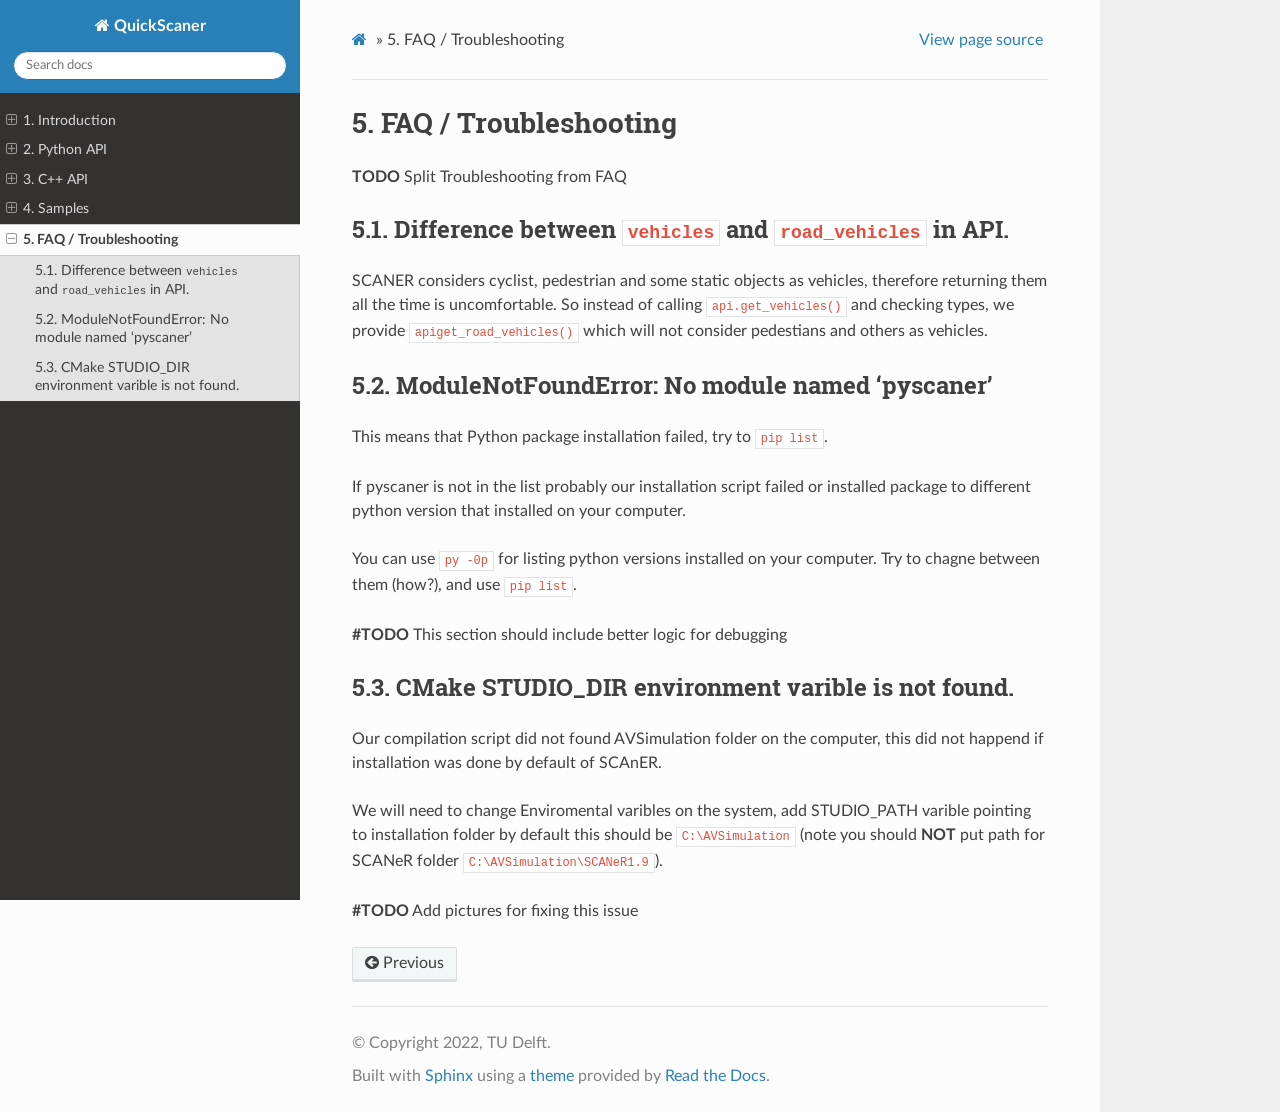
<file: docs-compiled/html/faq.html>
<!DOCTYPE html>
<html class="writer-html5" lang="en" >
<head>
  <meta charset="utf-8" /><meta name="generator" content="Docutils 0.17.1: http://docutils.sourceforge.net/" />

  <meta name="viewport" content="width=device-width, initial-scale=1.0" />
  <title>5. ﻿FAQ / Troubleshooting &mdash; QuickScaner 0.1 documentation</title>
      <link rel="stylesheet" href="_static/pygments.css" type="text/css" />
      <link rel="stylesheet" href="_static/css/theme.css" type="text/css" />
      <link rel="stylesheet" href="_static/override.css" type="text/css" />
  <!--[if lt IE 9]>
    <script src="_static/js/html5shiv.min.js"></script>
  <![endif]-->
  
        <script data-url_root="./" id="documentation_options" src="_static/documentation_options.js"></script>
        <script src="_static/jquery.js"></script>
        <script src="_static/underscore.js"></script>
        <script src="_static/doctools.js"></script>
    <script src="_static/js/theme.js"></script>
    <link rel="index" title="Index" href="genindex.html" />
    <link rel="search" title="Search" href="search.html" />
    <link rel="prev" title="4. Samples" href="samples.html" /> 
</head>

<body class="wy-body-for-nav"> 
  <div class="wy-grid-for-nav">
    <nav data-toggle="wy-nav-shift" class="wy-nav-side">
      <div class="wy-side-scroll">
        <div class="wy-side-nav-search" >
            <a href="index.html" class="icon icon-home"> QuickScaner
          </a>
<div role="search">
  <form id="rtd-search-form" class="wy-form" action="search.html" method="get">
    <input type="text" name="q" placeholder="Search docs" />
    <input type="hidden" name="check_keywords" value="yes" />
    <input type="hidden" name="area" value="default" />
  </form>
</div>
        </div><div class="wy-menu wy-menu-vertical" data-spy="affix" role="navigation" aria-label="Navigation menu">
              <ul class="current">
<li class="toctree-l1"><a class="reference internal" href="intro.html">1. ﻿Introduction</a><ul>
<li class="toctree-l2"><a class="reference internal" href="intro.html#about">1.1. About</a></li>
<li class="toctree-l2"><a class="reference internal" href="intro.html#setup">1.2. Setup</a><ul>
<li class="toctree-l3"><a class="reference internal" href="intro.html#visual-studio">1.2.1. Visual Studio</a></li>
<li class="toctree-l3"><a class="reference internal" href="intro.html#use-executables">1.2.2. Use executables</a></li>
<li class="toctree-l3"><a class="reference internal" href="intro.html#use-python">1.2.3. Use Python</a></li>
<li class="toctree-l3"><a class="reference internal" href="intro.html#build-documentation">1.2.4. Build documentation</a><ul>
<li class="toctree-l4"><a class="reference internal" href="intro.html#download-and-setup-doxygen">1.2.4.1. Download and setup Doxygen</a></li>
<li class="toctree-l4"><a class="reference internal" href="intro.html#download-and-setup-python">1.2.4.2. Download and setup Python</a></li>
<li class="toctree-l4"><a class="reference internal" href="intro.html#download-and-setup-python-modules">1.2.4.3. Download and setup Python modules</a></li>
<li class="toctree-l4"><a class="reference internal" href="intro.html#generate-documentation">1.2.4.4. Generate documentation</a></li>
</ul>
</li>
</ul>
</li>
<li class="toctree-l2"><a class="reference internal" href="intro.html#support">1.3. Support</a></li>
</ul>
</li>
<li class="toctree-l1"><a class="reference internal" href="pyscaner.html">2. Python API</a><ul>
<li class="toctree-l2"><a class="reference internal" href="_generate_autosummary/pyscaner.API.html">2.1. pyscaner.API</a></li>
<li class="toctree-l2"><a class="reference internal" href="_generate_autosummary/pyscaner.SensorWaitMode.html">2.2. pyscaner.SensorWaitMode</a></li>
<li class="toctree-l2"><a class="reference internal" href="_generate_autosummary/pyscaner.Vehicle.html">2.3. pyscaner.Vehicle</a></li>
<li class="toctree-l2"><a class="reference internal" href="_generate_autosummary/pyscaner.VType.html">2.4. pyscaner.VType</a></li>
<li class="toctree-l2"><a class="reference internal" href="_generate_autosummary/pyscaner.CruiseControlMode.html">2.5. pyscaner.CruiseControlMode</a></li>
<li class="toctree-l2"><a class="reference internal" href="_generate_autosummary/pyscaner.Indicator.html">2.6. pyscaner.Indicator</a></li>
<li class="toctree-l2"><a class="reference internal" href="_generate_autosummary/pyscaner.LightsInfo.html">2.7. pyscaner.LightsInfo</a></li>
<li class="toctree-l2"><a class="reference internal" href="_generate_autosummary/pyscaner.NumericalCommand.html">2.8. pyscaner.NumericalCommand</a></li>
</ul>
</li>
<li class="toctree-l1"><a class="reference internal" href="cpp.html">3. C++ API</a><ul>
<li class="toctree-l2"><a class="reference internal" href="cpp.html#vehicle">3.1. Vehicle</a></li>
<li class="toctree-l2"><a class="reference internal" href="cpp.html#scaner">3.2. Scaner</a></li>
</ul>
</li>
<li class="toctree-l1"><a class="reference internal" href="samples.html">4. Samples</a><ul>
<li class="toctree-l2"><a class="reference internal" href="samples.html#python-samples">4.1. Python samples</a><ul>
<li class="toctree-l3"><a class="reference internal" href="samples.html#getinfo-py">4.1.1. <code class="docutils literal notranslate"><span class="pre">getinfo.py</span></code></a></li>
<li class="toctree-l3"><a class="reference internal" href="samples.html#change-lane-py">4.1.2. <code class="docutils literal notranslate"><span class="pre">change_lane.py</span></code></a></li>
<li class="toctree-l3"><a class="reference internal" href="samples.html#decelerate-py">4.1.3. <code class="docutils literal notranslate"><span class="pre">decelerate.py</span></code></a></li>
<li class="toctree-l3"><a class="reference internal" href="samples.html#display-message-py">4.1.4. <code class="docutils literal notranslate"><span class="pre">display_message.py</span></code></a></li>
<li class="toctree-l3"><a class="reference internal" href="samples.html#idm-py">4.1.5. <code class="docutils literal notranslate"><span class="pre">IDM+.py</span></code></a></li>
</ul>
</li>
<li class="toctree-l2"><a class="reference internal" href="samples.html#c-samples">4.2. C++ samples</a><ul>
<li class="toctree-l3"><a class="reference internal" href="samples.html#changelane-cpp">4.2.1. <code class="docutils literal notranslate"><span class="pre">ChangeLane.cpp</span></code></a></li>
<li class="toctree-l3"><a class="reference internal" href="samples.html#decelerate-cpp">4.2.2. <code class="docutils literal notranslate"><span class="pre">Decelerate.cpp</span></code></a></li>
<li class="toctree-l3"><a class="reference internal" href="samples.html#helloworld-cpp">4.2.3. <code class="docutils literal notranslate"><span class="pre">HelloWorld.cpp</span></code></a></li>
<li class="toctree-l3"><a class="reference internal" href="samples.html#idm-cpp">4.2.4. <code class="docutils literal notranslate"><span class="pre">IDM+.cpp</span></code></a></li>
</ul>
</li>
</ul>
</li>
<li class="toctree-l1 current"><a class="current reference internal" href="#">5. ﻿FAQ / Troubleshooting</a><ul>
<li class="toctree-l2"><a class="reference internal" href="#difference-between-vehicles-and-road-vehicles-in-api">5.1. Difference between <code class="docutils literal notranslate"><span class="pre">vehicles</span></code> and <code class="docutils literal notranslate"><span class="pre">road_vehicles</span></code> in API.</a></li>
<li class="toctree-l2"><a class="reference internal" href="#modulenotfounderror-no-module-named-pyscaner">5.2. ModuleNotFoundError: No module named ‘pyscaner’</a></li>
<li class="toctree-l2"><a class="reference internal" href="#cmake-studio-dir-environment-varible-is-not-found">5.3. CMake STUDIO_DIR environment varible is not found.</a></li>
</ul>
</li>
</ul>

        </div>
      </div>
    </nav>

    <section data-toggle="wy-nav-shift" class="wy-nav-content-wrap"><nav class="wy-nav-top" aria-label="Mobile navigation menu" >
          <i data-toggle="wy-nav-top" class="fa fa-bars"></i>
          <a href="index.html">QuickScaner</a>
      </nav>

      <div class="wy-nav-content">
        <div class="rst-content">
          <div role="navigation" aria-label="Page navigation">
  <ul class="wy-breadcrumbs">
      <li><a href="index.html" class="icon icon-home"></a> &raquo;</li>
      <li><span class="section-number">5. </span>﻿FAQ / Troubleshooting</li>
      <li class="wy-breadcrumbs-aside">
            <a href="_sources/faq.rst.txt" rel="nofollow"> View page source</a>
      </li>
  </ul>
  <hr/>
</div>
          <div role="main" class="document" itemscope="itemscope" itemtype="http://schema.org/Article">
           <div itemprop="articleBody">
             
  <section id="faq-troubleshooting">
<h1><span class="section-number">5. </span>﻿FAQ / Troubleshooting<a class="headerlink" href="#faq-troubleshooting" title="Permalink to this headline"></a></h1>
<p><strong>TODO</strong> Split Troubleshooting from FAQ</p>
<section id="difference-between-vehicles-and-road-vehicles-in-api">
<h2><span class="section-number">5.1. </span>Difference between <code class="docutils literal notranslate"><span class="pre">vehicles</span></code> and <code class="docutils literal notranslate"><span class="pre">road_vehicles</span></code> in API.<a class="headerlink" href="#difference-between-vehicles-and-road-vehicles-in-api" title="Permalink to this headline"></a></h2>
<p>SCANER considers cyclist, pedestrian and some static objects as vehicles, therefore returning them all the time is uncomfortable.
So instead of calling <code class="docutils literal notranslate"><span class="pre">api.get_vehicles()</span></code> and checking types, we provide <code class="docutils literal notranslate"><span class="pre">apiget_road_vehicles()</span></code> which will not consider pedestians and others as vehicles.</p>
</section>
<section id="modulenotfounderror-no-module-named-pyscaner">
<h2><span class="section-number">5.2. </span>ModuleNotFoundError: No module named ‘pyscaner’<a class="headerlink" href="#modulenotfounderror-no-module-named-pyscaner" title="Permalink to this headline"></a></h2>
<p>This means that Python package installation failed, try to <code class="docutils literal notranslate"><span class="pre">pip</span> <span class="pre">list</span></code>.</p>
<p>If pyscaner is not in the list probably our installation script failed or installed
package to different python version that installed on your computer.</p>
<p>You can use <code class="docutils literal notranslate"><span class="pre">py</span> <span class="pre">-0p</span></code> for listing python versions installed on your computer. Try to chagne between them (how?), and use <code class="docutils literal notranslate"><span class="pre">pip</span> <span class="pre">list</span></code>.</p>
<p><strong>#TODO</strong> This section should include better logic for debugging</p>
</section>
<section id="cmake-studio-dir-environment-varible-is-not-found">
<h2><span class="section-number">5.3. </span>CMake STUDIO_DIR environment varible is not found.<a class="headerlink" href="#cmake-studio-dir-environment-varible-is-not-found" title="Permalink to this headline"></a></h2>
<p>Our compilation script did not found AVSimulation folder on the computer,
this did not happend if installation was done by default of SCAnER.</p>
<p>We will need to change Enviromental varibles on the system, add STUDIO_PATH varible pointing to installation folder
by default this should be <code class="docutils literal notranslate"><span class="pre">C:\AVSimulation</span></code> (note you should <strong>NOT</strong> put path for SCANeR folder <code class="docutils literal notranslate"><span class="pre">C:\AVSimulation\SCANeR1.9</span></code>).</p>
<p><strong>#TODO</strong> Add pictures for fixing this issue</p>
</section>
</section>


           </div>
          </div>
          <footer><div class="rst-footer-buttons" role="navigation" aria-label="Footer">
        <a href="samples.html" class="btn btn-neutral float-left" title="4. Samples" accesskey="p" rel="prev"><span class="fa fa-arrow-circle-left" aria-hidden="true"></span> Previous</a>
    </div>

  <hr/>

  <div role="contentinfo">
    <p>&#169; Copyright 2022, TU Delft.</p>
  </div>

  Built with <a href="https://www.sphinx-doc.org/">Sphinx</a> using a
    <a href="https://github.com/readthedocs/sphinx_rtd_theme">theme</a>
    provided by <a href="https://readthedocs.org">Read the Docs</a>.
   

</footer>
        </div>
      </div>
    </section>
  </div>
  <script>
      jQuery(function () {
          SphinxRtdTheme.Navigation.enable(true);
      });
  </script> 

</body>
</html>
</file>
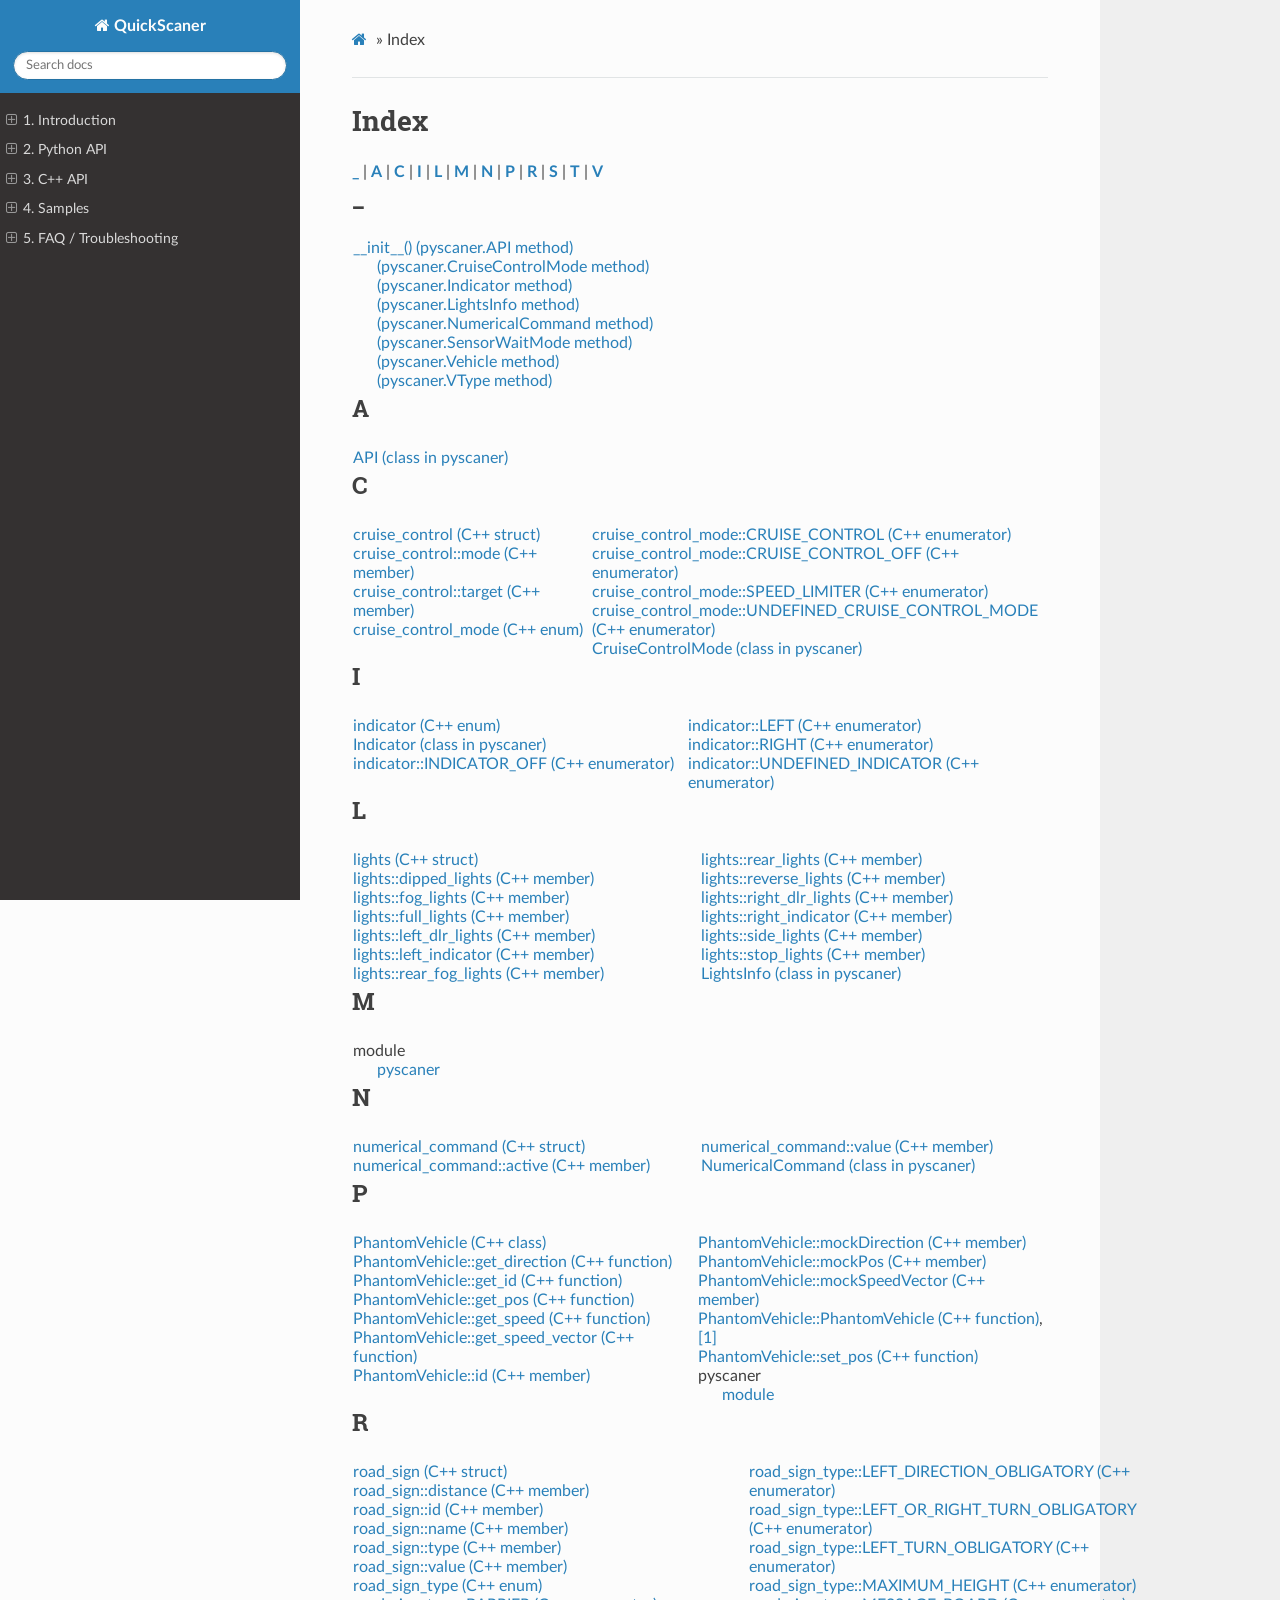
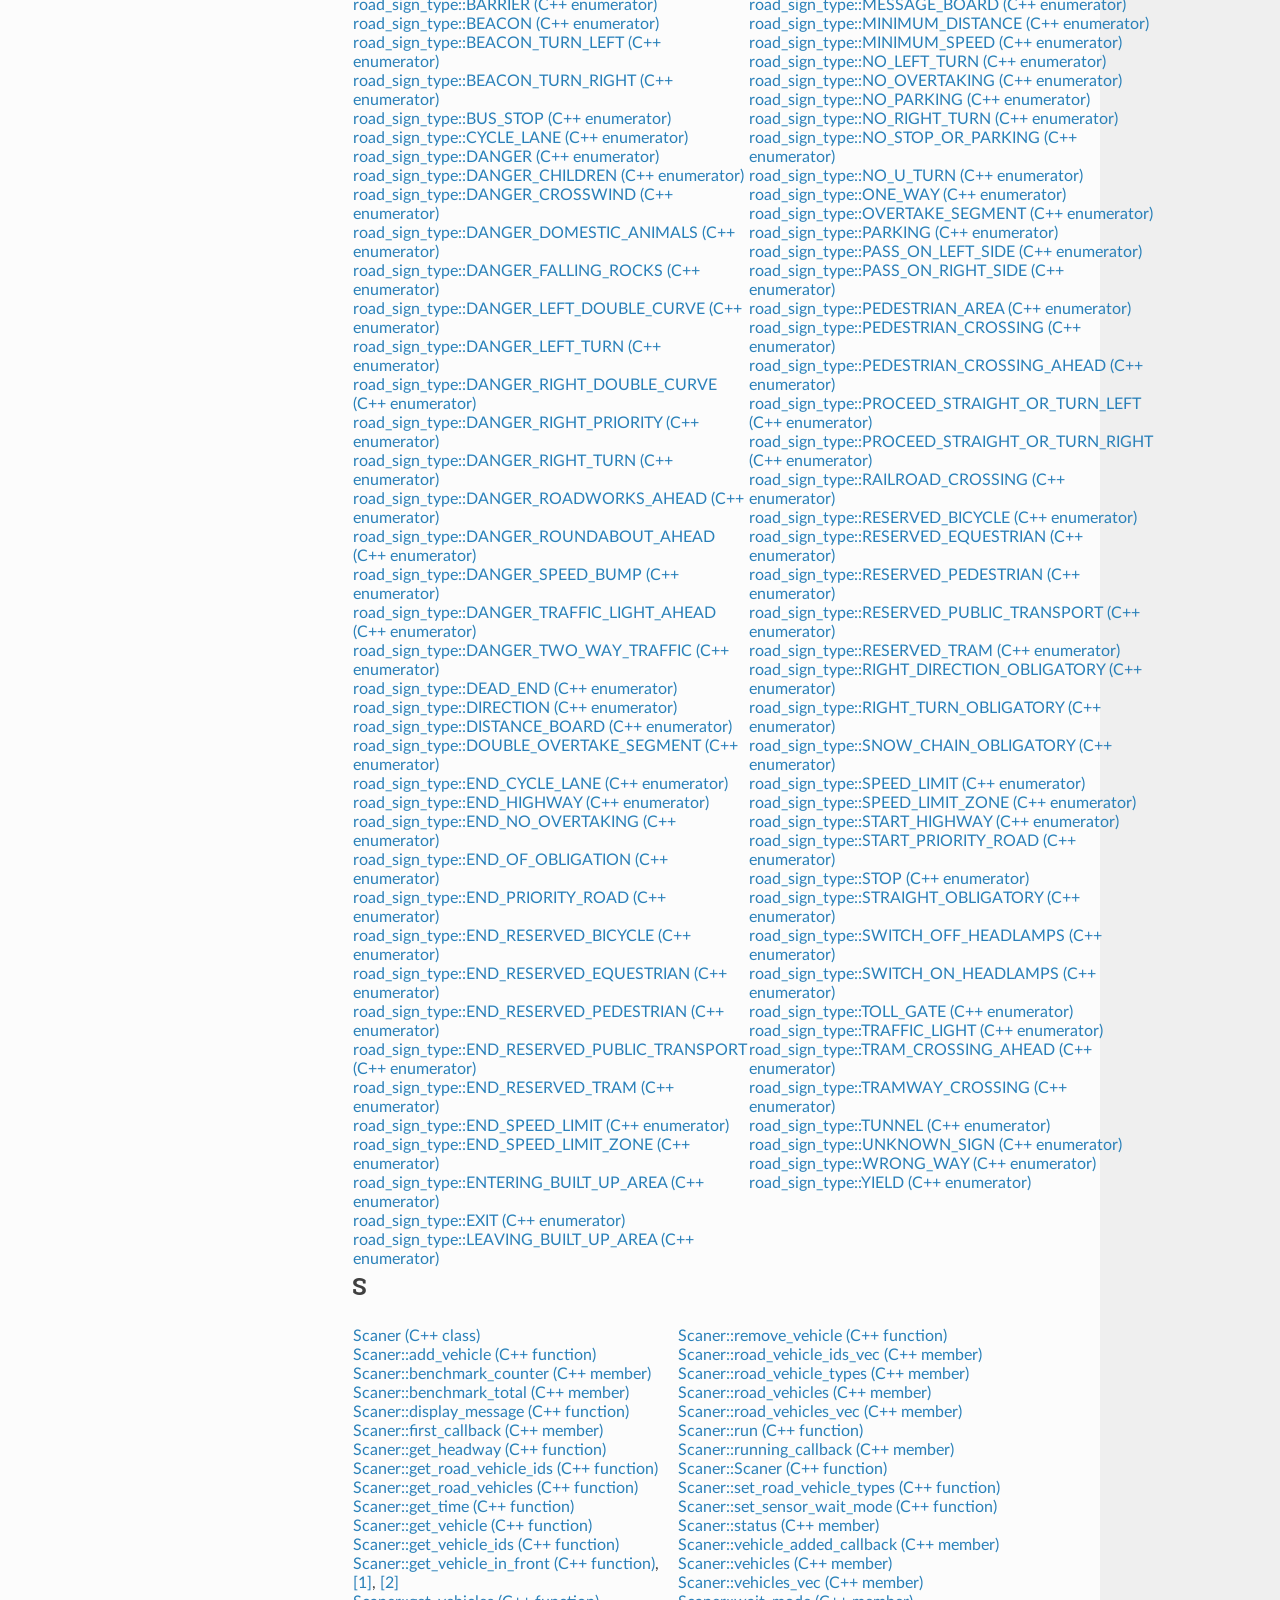
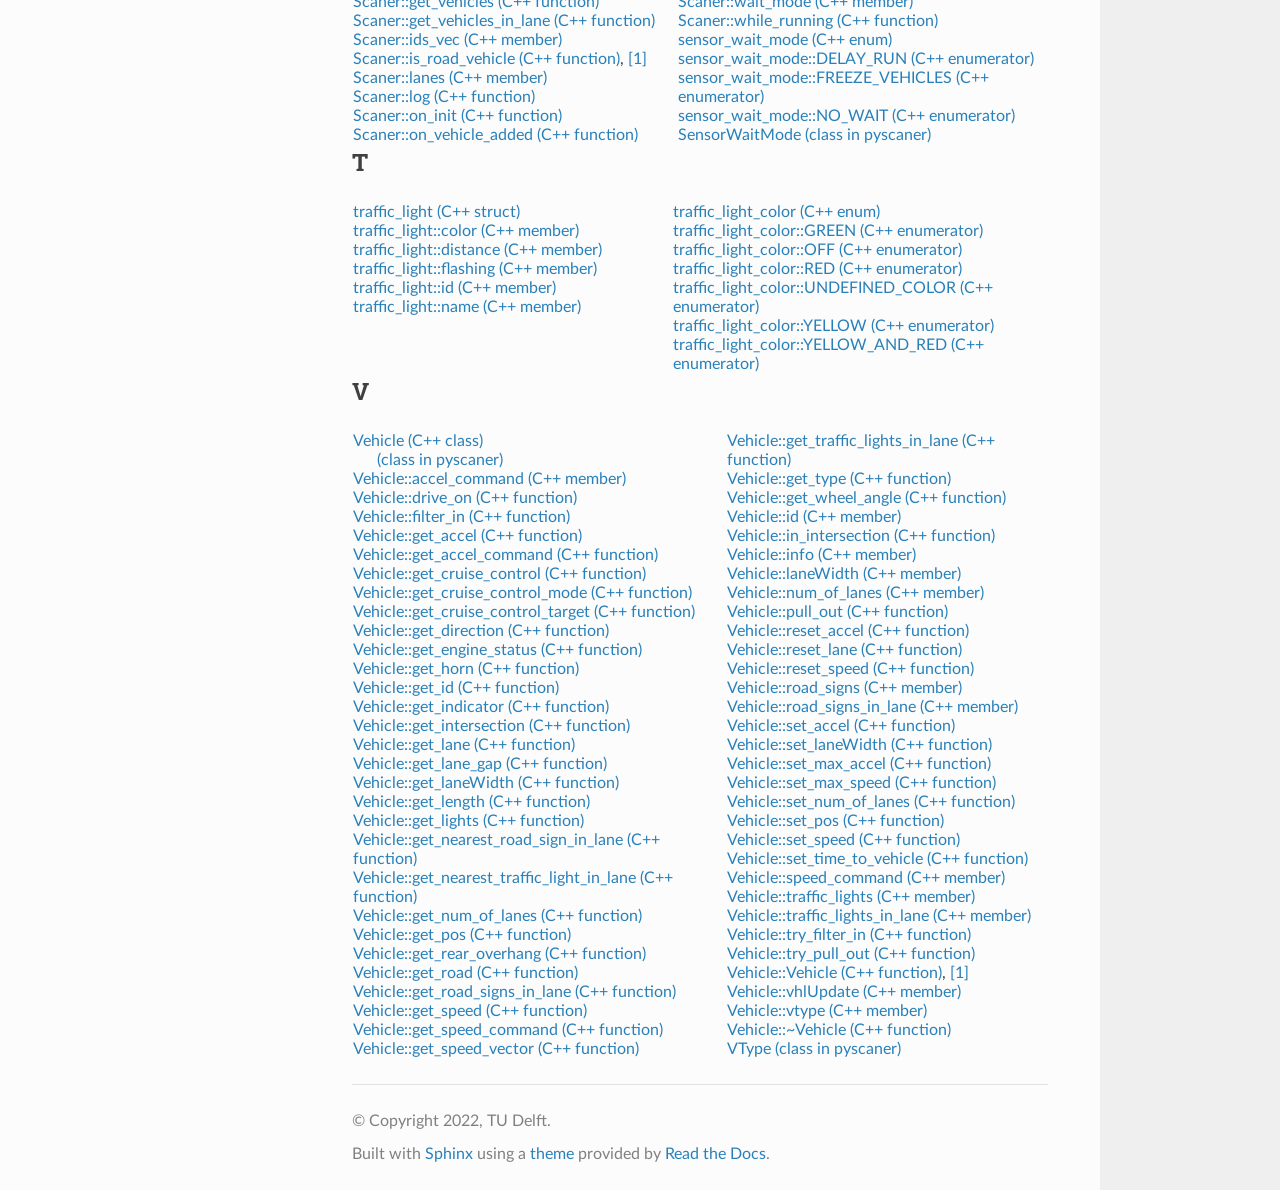
<file: docs-compiled/html/genindex.html>
<!DOCTYPE html>
<html class="writer-html5" lang="en" >
<head>
  <meta charset="utf-8" />
  <meta name="viewport" content="width=device-width, initial-scale=1.0" />
  <title>Index &mdash; QuickScaner 0.1 documentation</title>
      <link rel="stylesheet" href="_static/pygments.css" type="text/css" />
      <link rel="stylesheet" href="_static/css/theme.css" type="text/css" />
      <link rel="stylesheet" href="_static/override.css" type="text/css" />
  <!--[if lt IE 9]>
    <script src="_static/js/html5shiv.min.js"></script>
  <![endif]-->
  
        <script data-url_root="./" id="documentation_options" src="_static/documentation_options.js"></script>
        <script src="_static/jquery.js"></script>
        <script src="_static/underscore.js"></script>
        <script src="_static/doctools.js"></script>
    <script src="_static/js/theme.js"></script>
    <link rel="index" title="Index" href="#" />
    <link rel="search" title="Search" href="search.html" /> 
</head>

<body class="wy-body-for-nav"> 
  <div class="wy-grid-for-nav">
    <nav data-toggle="wy-nav-shift" class="wy-nav-side">
      <div class="wy-side-scroll">
        <div class="wy-side-nav-search" >
            <a href="index.html" class="icon icon-home"> QuickScaner
          </a>
<div role="search">
  <form id="rtd-search-form" class="wy-form" action="search.html" method="get">
    <input type="text" name="q" placeholder="Search docs" />
    <input type="hidden" name="check_keywords" value="yes" />
    <input type="hidden" name="area" value="default" />
  </form>
</div>
        </div><div class="wy-menu wy-menu-vertical" data-spy="affix" role="navigation" aria-label="Navigation menu">
              <ul>
<li class="toctree-l1"><a class="reference internal" href="intro.html">1. ﻿Introduction</a><ul>
<li class="toctree-l2"><a class="reference internal" href="intro.html#about">1.1. About</a></li>
<li class="toctree-l2"><a class="reference internal" href="intro.html#setup">1.2. Setup</a><ul>
<li class="toctree-l3"><a class="reference internal" href="intro.html#visual-studio">1.2.1. Visual Studio</a></li>
<li class="toctree-l3"><a class="reference internal" href="intro.html#use-executables">1.2.2. Use executables</a></li>
<li class="toctree-l3"><a class="reference internal" href="intro.html#use-python">1.2.3. Use Python</a></li>
<li class="toctree-l3"><a class="reference internal" href="intro.html#build-documentation">1.2.4. Build documentation</a><ul>
<li class="toctree-l4"><a class="reference internal" href="intro.html#download-and-setup-doxygen">1.2.4.1. Download and setup Doxygen</a></li>
<li class="toctree-l4"><a class="reference internal" href="intro.html#download-and-setup-python">1.2.4.2. Download and setup Python</a></li>
<li class="toctree-l4"><a class="reference internal" href="intro.html#download-and-setup-python-modules">1.2.4.3. Download and setup Python modules</a></li>
<li class="toctree-l4"><a class="reference internal" href="intro.html#generate-documentation">1.2.4.4. Generate documentation</a></li>
</ul>
</li>
</ul>
</li>
<li class="toctree-l2"><a class="reference internal" href="intro.html#support">1.3. Support</a></li>
</ul>
</li>
<li class="toctree-l1"><a class="reference internal" href="pyscaner.html">2. Python API</a><ul>
<li class="toctree-l2"><a class="reference internal" href="_generate_autosummary/pyscaner.API.html">2.1. pyscaner.API</a></li>
<li class="toctree-l2"><a class="reference internal" href="_generate_autosummary/pyscaner.SensorWaitMode.html">2.2. pyscaner.SensorWaitMode</a></li>
<li class="toctree-l2"><a class="reference internal" href="_generate_autosummary/pyscaner.Vehicle.html">2.3. pyscaner.Vehicle</a></li>
<li class="toctree-l2"><a class="reference internal" href="_generate_autosummary/pyscaner.VType.html">2.4. pyscaner.VType</a></li>
<li class="toctree-l2"><a class="reference internal" href="_generate_autosummary/pyscaner.CruiseControlMode.html">2.5. pyscaner.CruiseControlMode</a></li>
<li class="toctree-l2"><a class="reference internal" href="_generate_autosummary/pyscaner.Indicator.html">2.6. pyscaner.Indicator</a></li>
<li class="toctree-l2"><a class="reference internal" href="_generate_autosummary/pyscaner.LightsInfo.html">2.7. pyscaner.LightsInfo</a></li>
<li class="toctree-l2"><a class="reference internal" href="_generate_autosummary/pyscaner.NumericalCommand.html">2.8. pyscaner.NumericalCommand</a></li>
</ul>
</li>
<li class="toctree-l1"><a class="reference internal" href="cpp.html">3. C++ API</a><ul>
<li class="toctree-l2"><a class="reference internal" href="cpp.html#vehicle">3.1. Vehicle</a></li>
<li class="toctree-l2"><a class="reference internal" href="cpp.html#scaner">3.2. Scaner</a></li>
</ul>
</li>
<li class="toctree-l1"><a class="reference internal" href="samples.html">4. Samples</a><ul>
<li class="toctree-l2"><a class="reference internal" href="samples.html#python-samples">4.1. Python samples</a><ul>
<li class="toctree-l3"><a class="reference internal" href="samples.html#getinfo-py">4.1.1. <code class="docutils literal notranslate"><span class="pre">getinfo.py</span></code></a></li>
<li class="toctree-l3"><a class="reference internal" href="samples.html#change-lane-py">4.1.2. <code class="docutils literal notranslate"><span class="pre">change_lane.py</span></code></a></li>
<li class="toctree-l3"><a class="reference internal" href="samples.html#decelerate-py">4.1.3. <code class="docutils literal notranslate"><span class="pre">decelerate.py</span></code></a></li>
<li class="toctree-l3"><a class="reference internal" href="samples.html#display-message-py">4.1.4. <code class="docutils literal notranslate"><span class="pre">display_message.py</span></code></a></li>
<li class="toctree-l3"><a class="reference internal" href="samples.html#idm-py">4.1.5. <code class="docutils literal notranslate"><span class="pre">IDM+.py</span></code></a></li>
</ul>
</li>
<li class="toctree-l2"><a class="reference internal" href="samples.html#c-samples">4.2. C++ samples</a><ul>
<li class="toctree-l3"><a class="reference internal" href="samples.html#changelane-cpp">4.2.1. <code class="docutils literal notranslate"><span class="pre">ChangeLane.cpp</span></code></a></li>
<li class="toctree-l3"><a class="reference internal" href="samples.html#decelerate-cpp">4.2.2. <code class="docutils literal notranslate"><span class="pre">Decelerate.cpp</span></code></a></li>
<li class="toctree-l3"><a class="reference internal" href="samples.html#helloworld-cpp">4.2.3. <code class="docutils literal notranslate"><span class="pre">HelloWorld.cpp</span></code></a></li>
<li class="toctree-l3"><a class="reference internal" href="samples.html#idm-cpp">4.2.4. <code class="docutils literal notranslate"><span class="pre">IDM+.cpp</span></code></a></li>
</ul>
</li>
</ul>
</li>
<li class="toctree-l1"><a class="reference internal" href="faq.html">5. ﻿FAQ / Troubleshooting</a><ul>
<li class="toctree-l2"><a class="reference internal" href="faq.html#difference-between-vehicles-and-road-vehicles-in-api">5.1. Difference between <code class="docutils literal notranslate"><span class="pre">vehicles</span></code> and <code class="docutils literal notranslate"><span class="pre">road_vehicles</span></code> in API.</a></li>
<li class="toctree-l2"><a class="reference internal" href="faq.html#modulenotfounderror-no-module-named-pyscaner">5.2. ModuleNotFoundError: No module named ‘pyscaner’</a></li>
<li class="toctree-l2"><a class="reference internal" href="faq.html#cmake-studio-dir-environment-varible-is-not-found">5.3. CMake STUDIO_DIR environment varible is not found.</a></li>
</ul>
</li>
</ul>

        </div>
      </div>
    </nav>

    <section data-toggle="wy-nav-shift" class="wy-nav-content-wrap"><nav class="wy-nav-top" aria-label="Mobile navigation menu" >
          <i data-toggle="wy-nav-top" class="fa fa-bars"></i>
          <a href="index.html">QuickScaner</a>
      </nav>

      <div class="wy-nav-content">
        <div class="rst-content">
          <div role="navigation" aria-label="Page navigation">
  <ul class="wy-breadcrumbs">
      <li><a href="index.html" class="icon icon-home"></a> &raquo;</li>
      <li>Index</li>
      <li class="wy-breadcrumbs-aside">
      </li>
  </ul>
  <hr/>
</div>
          <div role="main" class="document" itemscope="itemscope" itemtype="http://schema.org/Article">
           <div itemprop="articleBody">
             

<h1 id="index">Index</h1>

<div class="genindex-jumpbox">
 <a href="#_"><strong>_</strong></a>
 | <a href="#A"><strong>A</strong></a>
 | <a href="#C"><strong>C</strong></a>
 | <a href="#I"><strong>I</strong></a>
 | <a href="#L"><strong>L</strong></a>
 | <a href="#M"><strong>M</strong></a>
 | <a href="#N"><strong>N</strong></a>
 | <a href="#P"><strong>P</strong></a>
 | <a href="#R"><strong>R</strong></a>
 | <a href="#S"><strong>S</strong></a>
 | <a href="#T"><strong>T</strong></a>
 | <a href="#V"><strong>V</strong></a>
 
</div>
<h2 id="_">_</h2>
<table style="width: 100%" class="indextable genindextable"><tr>
  <td style="width: 33%; vertical-align: top;"><ul>
      <li><a href="_generate_autosummary/pyscaner.API.html#pyscaner.API.__init__">__init__() (pyscaner.API method)</a>

      <ul>
        <li><a href="_generate_autosummary/pyscaner.CruiseControlMode.html#pyscaner.CruiseControlMode.__init__">(pyscaner.CruiseControlMode method)</a>
</li>
        <li><a href="_generate_autosummary/pyscaner.Indicator.html#pyscaner.Indicator.__init__">(pyscaner.Indicator method)</a>
</li>
        <li><a href="_generate_autosummary/pyscaner.LightsInfo.html#pyscaner.LightsInfo.__init__">(pyscaner.LightsInfo method)</a>
</li>
        <li><a href="_generate_autosummary/pyscaner.NumericalCommand.html#pyscaner.NumericalCommand.__init__">(pyscaner.NumericalCommand method)</a>
</li>
        <li><a href="_generate_autosummary/pyscaner.SensorWaitMode.html#pyscaner.SensorWaitMode.__init__">(pyscaner.SensorWaitMode method)</a>
</li>
        <li><a href="_generate_autosummary/pyscaner.Vehicle.html#pyscaner.Vehicle.__init__">(pyscaner.Vehicle method)</a>
</li>
        <li><a href="_generate_autosummary/pyscaner.VType.html#pyscaner.VType.__init__">(pyscaner.VType method)</a>
</li>
      </ul></li>
  </ul></td>
</tr></table>

<h2 id="A">A</h2>
<table style="width: 100%" class="indextable genindextable"><tr>
  <td style="width: 33%; vertical-align: top;"><ul>
      <li><a href="_generate_autosummary/pyscaner.API.html#pyscaner.API">API (class in pyscaner)</a>
</li>
  </ul></td>
</tr></table>

<h2 id="C">C</h2>
<table style="width: 100%" class="indextable genindextable"><tr>
  <td style="width: 33%; vertical-align: top;"><ul>
      <li><a href="cpp.html#_CPPv414cruise_control">cruise_control (C++ struct)</a>
</li>
      <li><a href="cpp.html#_CPPv4N14cruise_control4modeE">cruise_control::mode (C++ member)</a>
</li>
      <li><a href="cpp.html#_CPPv4N14cruise_control6targetE">cruise_control::target (C++ member)</a>
</li>
      <li><a href="cpp.html#_CPPv419cruise_control_mode">cruise_control_mode (C++ enum)</a>
</li>
  </ul></td>
  <td style="width: 33%; vertical-align: top;"><ul>
      <li><a href="cpp.html#_CPPv4N19cruise_control_mode14CRUISE_CONTROLE">cruise_control_mode::CRUISE_CONTROL (C++ enumerator)</a>
</li>
      <li><a href="cpp.html#_CPPv4N19cruise_control_mode18CRUISE_CONTROL_OFFE">cruise_control_mode::CRUISE_CONTROL_OFF (C++ enumerator)</a>
</li>
      <li><a href="cpp.html#_CPPv4N19cruise_control_mode13SPEED_LIMITERE">cruise_control_mode::SPEED_LIMITER (C++ enumerator)</a>
</li>
      <li><a href="cpp.html#_CPPv4N19cruise_control_mode29UNDEFINED_CRUISE_CONTROL_MODEE">cruise_control_mode::UNDEFINED_CRUISE_CONTROL_MODE (C++ enumerator)</a>
</li>
      <li><a href="_generate_autosummary/pyscaner.CruiseControlMode.html#pyscaner.CruiseControlMode">CruiseControlMode (class in pyscaner)</a>
</li>
  </ul></td>
</tr></table>

<h2 id="I">I</h2>
<table style="width: 100%" class="indextable genindextable"><tr>
  <td style="width: 33%; vertical-align: top;"><ul>
      <li><a href="cpp.html#_CPPv49indicator">indicator (C++ enum)</a>
</li>
      <li><a href="_generate_autosummary/pyscaner.Indicator.html#pyscaner.Indicator">Indicator (class in pyscaner)</a>
</li>
      <li><a href="cpp.html#_CPPv4N9indicator13INDICATOR_OFFE">indicator::INDICATOR_OFF (C++ enumerator)</a>
</li>
  </ul></td>
  <td style="width: 33%; vertical-align: top;"><ul>
      <li><a href="cpp.html#_CPPv4N9indicator4LEFTE">indicator::LEFT (C++ enumerator)</a>
</li>
      <li><a href="cpp.html#_CPPv4N9indicator5RIGHTE">indicator::RIGHT (C++ enumerator)</a>
</li>
      <li><a href="cpp.html#_CPPv4N9indicator19UNDEFINED_INDICATORE">indicator::UNDEFINED_INDICATOR (C++ enumerator)</a>
</li>
  </ul></td>
</tr></table>

<h2 id="L">L</h2>
<table style="width: 100%" class="indextable genindextable"><tr>
  <td style="width: 33%; vertical-align: top;"><ul>
      <li><a href="cpp.html#_CPPv46lights">lights (C++ struct)</a>
</li>
      <li><a href="cpp.html#_CPPv4N6lights13dipped_lightsE">lights::dipped_lights (C++ member)</a>
</li>
      <li><a href="cpp.html#_CPPv4N6lights10fog_lightsE">lights::fog_lights (C++ member)</a>
</li>
      <li><a href="cpp.html#_CPPv4N6lights11full_lightsE">lights::full_lights (C++ member)</a>
</li>
      <li><a href="cpp.html#_CPPv4N6lights15left_dlr_lightsE">lights::left_dlr_lights (C++ member)</a>
</li>
      <li><a href="cpp.html#_CPPv4N6lights14left_indicatorE">lights::left_indicator (C++ member)</a>
</li>
      <li><a href="cpp.html#_CPPv4N6lights15rear_fog_lightsE">lights::rear_fog_lights (C++ member)</a>
</li>
  </ul></td>
  <td style="width: 33%; vertical-align: top;"><ul>
      <li><a href="cpp.html#_CPPv4N6lights11rear_lightsE">lights::rear_lights (C++ member)</a>
</li>
      <li><a href="cpp.html#_CPPv4N6lights14reverse_lightsE">lights::reverse_lights (C++ member)</a>
</li>
      <li><a href="cpp.html#_CPPv4N6lights16right_dlr_lightsE">lights::right_dlr_lights (C++ member)</a>
</li>
      <li><a href="cpp.html#_CPPv4N6lights15right_indicatorE">lights::right_indicator (C++ member)</a>
</li>
      <li><a href="cpp.html#_CPPv4N6lights11side_lightsE">lights::side_lights (C++ member)</a>
</li>
      <li><a href="cpp.html#_CPPv4N6lights11stop_lightsE">lights::stop_lights (C++ member)</a>
</li>
      <li><a href="_generate_autosummary/pyscaner.LightsInfo.html#pyscaner.LightsInfo">LightsInfo (class in pyscaner)</a>
</li>
  </ul></td>
</tr></table>

<h2 id="M">M</h2>
<table style="width: 100%" class="indextable genindextable"><tr>
  <td style="width: 33%; vertical-align: top;"><ul>
      <li>
    module

      <ul>
        <li><a href="pyscaner.html#module-pyscaner">pyscaner</a>
</li>
      </ul></li>
  </ul></td>
</tr></table>

<h2 id="N">N</h2>
<table style="width: 100%" class="indextable genindextable"><tr>
  <td style="width: 33%; vertical-align: top;"><ul>
      <li><a href="cpp.html#_CPPv417numerical_command">numerical_command (C++ struct)</a>
</li>
      <li><a href="cpp.html#_CPPv4N17numerical_command6activeE">numerical_command::active (C++ member)</a>
</li>
  </ul></td>
  <td style="width: 33%; vertical-align: top;"><ul>
      <li><a href="cpp.html#_CPPv4N17numerical_command5valueE">numerical_command::value (C++ member)</a>
</li>
      <li><a href="_generate_autosummary/pyscaner.NumericalCommand.html#pyscaner.NumericalCommand">NumericalCommand (class in pyscaner)</a>
</li>
  </ul></td>
</tr></table>

<h2 id="P">P</h2>
<table style="width: 100%" class="indextable genindextable"><tr>
  <td style="width: 33%; vertical-align: top;"><ul>
      <li><a href="cpp.html#_CPPv414PhantomVehicle">PhantomVehicle (C++ class)</a>
</li>
      <li><a href="cpp.html#_CPPv4N14PhantomVehicle13get_directionEv">PhantomVehicle::get_direction (C++ function)</a>
</li>
      <li><a href="cpp.html#_CPPv4N14PhantomVehicle6get_idEv">PhantomVehicle::get_id (C++ function)</a>
</li>
      <li><a href="cpp.html#_CPPv4N14PhantomVehicle7get_posEv">PhantomVehicle::get_pos (C++ function)</a>
</li>
      <li><a href="cpp.html#_CPPv4N14PhantomVehicle9get_speedEv">PhantomVehicle::get_speed (C++ function)</a>
</li>
      <li><a href="cpp.html#_CPPv4N14PhantomVehicle16get_speed_vectorEv">PhantomVehicle::get_speed_vector (C++ function)</a>
</li>
      <li><a href="cpp.html#_CPPv4N14PhantomVehicle2idE">PhantomVehicle::id (C++ member)</a>
</li>
  </ul></td>
  <td style="width: 33%; vertical-align: top;"><ul>
      <li><a href="cpp.html#_CPPv4N14PhantomVehicle13mockDirectionE">PhantomVehicle::mockDirection (C++ member)</a>
</li>
      <li><a href="cpp.html#_CPPv4N14PhantomVehicle7mockPosE">PhantomVehicle::mockPos (C++ member)</a>
</li>
      <li><a href="cpp.html#_CPPv4N14PhantomVehicle15mockSpeedVectorE">PhantomVehicle::mockSpeedVector (C++ member)</a>
</li>
      <li><a href="cpp.html#_CPPv4N14PhantomVehicle14PhantomVehicleEP7Vehicle">PhantomVehicle::PhantomVehicle (C++ function)</a>, <a href="cpp.html#_CPPv4N14PhantomVehicle14PhantomVehicleEv">[1]</a>
</li>
      <li><a href="cpp.html#_CPPv4N14PhantomVehicle7set_posEddd">PhantomVehicle::set_pos (C++ function)</a>
</li>
      <li>
    pyscaner

      <ul>
        <li><a href="pyscaner.html#module-pyscaner">module</a>
</li>
      </ul></li>
  </ul></td>
</tr></table>

<h2 id="R">R</h2>
<table style="width: 100%" class="indextable genindextable"><tr>
  <td style="width: 33%; vertical-align: top;"><ul>
      <li><a href="cpp.html#_CPPv49road_sign">road_sign (C++ struct)</a>
</li>
      <li><a href="cpp.html#_CPPv4N9road_sign8distanceE">road_sign::distance (C++ member)</a>
</li>
      <li><a href="cpp.html#_CPPv4N9road_sign2idE">road_sign::id (C++ member)</a>
</li>
      <li><a href="cpp.html#_CPPv4N9road_sign4nameE">road_sign::name (C++ member)</a>
</li>
      <li><a href="cpp.html#_CPPv4N9road_sign4typeE">road_sign::type (C++ member)</a>
</li>
      <li><a href="cpp.html#_CPPv4N9road_sign5valueE">road_sign::value (C++ member)</a>
</li>
      <li><a href="cpp.html#_CPPv414road_sign_type">road_sign_type (C++ enum)</a>
</li>
      <li><a href="cpp.html#_CPPv4N14road_sign_type7BARRIERE">road_sign_type::BARRIER (C++ enumerator)</a>
</li>
      <li><a href="cpp.html#_CPPv4N14road_sign_type6BEACONE">road_sign_type::BEACON (C++ enumerator)</a>
</li>
      <li><a href="cpp.html#_CPPv4N14road_sign_type16BEACON_TURN_LEFTE">road_sign_type::BEACON_TURN_LEFT (C++ enumerator)</a>
</li>
      <li><a href="cpp.html#_CPPv4N14road_sign_type17BEACON_TURN_RIGHTE">road_sign_type::BEACON_TURN_RIGHT (C++ enumerator)</a>
</li>
      <li><a href="cpp.html#_CPPv4N14road_sign_type8BUS_STOPE">road_sign_type::BUS_STOP (C++ enumerator)</a>
</li>
      <li><a href="cpp.html#_CPPv4N14road_sign_type10CYCLE_LANEE">road_sign_type::CYCLE_LANE (C++ enumerator)</a>
</li>
      <li><a href="cpp.html#_CPPv4N14road_sign_type6DANGERE">road_sign_type::DANGER (C++ enumerator)</a>
</li>
      <li><a href="cpp.html#_CPPv4N14road_sign_type15DANGER_CHILDRENE">road_sign_type::DANGER_CHILDREN (C++ enumerator)</a>
</li>
      <li><a href="cpp.html#_CPPv4N14road_sign_type16DANGER_CROSSWINDE">road_sign_type::DANGER_CROSSWIND (C++ enumerator)</a>
</li>
      <li><a href="cpp.html#_CPPv4N14road_sign_type23DANGER_DOMESTIC_ANIMALSE">road_sign_type::DANGER_DOMESTIC_ANIMALS (C++ enumerator)</a>
</li>
      <li><a href="cpp.html#_CPPv4N14road_sign_type20DANGER_FALLING_ROCKSE">road_sign_type::DANGER_FALLING_ROCKS (C++ enumerator)</a>
</li>
      <li><a href="cpp.html#_CPPv4N14road_sign_type24DANGER_LEFT_DOUBLE_CURVEE">road_sign_type::DANGER_LEFT_DOUBLE_CURVE (C++ enumerator)</a>
</li>
      <li><a href="cpp.html#_CPPv4N14road_sign_type16DANGER_LEFT_TURNE">road_sign_type::DANGER_LEFT_TURN (C++ enumerator)</a>
</li>
      <li><a href="cpp.html#_CPPv4N14road_sign_type25DANGER_RIGHT_DOUBLE_CURVEE">road_sign_type::DANGER_RIGHT_DOUBLE_CURVE (C++ enumerator)</a>
</li>
      <li><a href="cpp.html#_CPPv4N14road_sign_type21DANGER_RIGHT_PRIORITYE">road_sign_type::DANGER_RIGHT_PRIORITY (C++ enumerator)</a>
</li>
      <li><a href="cpp.html#_CPPv4N14road_sign_type17DANGER_RIGHT_TURNE">road_sign_type::DANGER_RIGHT_TURN (C++ enumerator)</a>
</li>
      <li><a href="cpp.html#_CPPv4N14road_sign_type22DANGER_ROADWORKS_AHEADE">road_sign_type::DANGER_ROADWORKS_AHEAD (C++ enumerator)</a>
</li>
      <li><a href="cpp.html#_CPPv4N14road_sign_type23DANGER_ROUNDABOUT_AHEADE">road_sign_type::DANGER_ROUNDABOUT_AHEAD (C++ enumerator)</a>
</li>
      <li><a href="cpp.html#_CPPv4N14road_sign_type17DANGER_SPEED_BUMPE">road_sign_type::DANGER_SPEED_BUMP (C++ enumerator)</a>
</li>
      <li><a href="cpp.html#_CPPv4N14road_sign_type26DANGER_TRAFFIC_LIGHT_AHEADE">road_sign_type::DANGER_TRAFFIC_LIGHT_AHEAD (C++ enumerator)</a>
</li>
      <li><a href="cpp.html#_CPPv4N14road_sign_type22DANGER_TWO_WAY_TRAFFICE">road_sign_type::DANGER_TWO_WAY_TRAFFIC (C++ enumerator)</a>
</li>
      <li><a href="cpp.html#_CPPv4N14road_sign_type8DEAD_ENDE">road_sign_type::DEAD_END (C++ enumerator)</a>
</li>
      <li><a href="cpp.html#_CPPv4N14road_sign_type9DIRECTIONE">road_sign_type::DIRECTION (C++ enumerator)</a>
</li>
      <li><a href="cpp.html#_CPPv4N14road_sign_type14DISTANCE_BOARDE">road_sign_type::DISTANCE_BOARD (C++ enumerator)</a>
</li>
      <li><a href="cpp.html#_CPPv4N14road_sign_type23DOUBLE_OVERTAKE_SEGMENTE">road_sign_type::DOUBLE_OVERTAKE_SEGMENT (C++ enumerator)</a>
</li>
      <li><a href="cpp.html#_CPPv4N14road_sign_type14END_CYCLE_LANEE">road_sign_type::END_CYCLE_LANE (C++ enumerator)</a>
</li>
      <li><a href="cpp.html#_CPPv4N14road_sign_type11END_HIGHWAYE">road_sign_type::END_HIGHWAY (C++ enumerator)</a>
</li>
      <li><a href="cpp.html#_CPPv4N14road_sign_type17END_NO_OVERTAKINGE">road_sign_type::END_NO_OVERTAKING (C++ enumerator)</a>
</li>
      <li><a href="cpp.html#_CPPv4N14road_sign_type17END_OF_OBLIGATIONE">road_sign_type::END_OF_OBLIGATION (C++ enumerator)</a>
</li>
      <li><a href="cpp.html#_CPPv4N14road_sign_type17END_PRIORITY_ROADE">road_sign_type::END_PRIORITY_ROAD (C++ enumerator)</a>
</li>
      <li><a href="cpp.html#_CPPv4N14road_sign_type20END_RESERVED_BICYCLEE">road_sign_type::END_RESERVED_BICYCLE (C++ enumerator)</a>
</li>
      <li><a href="cpp.html#_CPPv4N14road_sign_type23END_RESERVED_EQUESTRIANE">road_sign_type::END_RESERVED_EQUESTRIAN (C++ enumerator)</a>
</li>
      <li><a href="cpp.html#_CPPv4N14road_sign_type23END_RESERVED_PEDESTRIANE">road_sign_type::END_RESERVED_PEDESTRIAN (C++ enumerator)</a>
</li>
      <li><a href="cpp.html#_CPPv4N14road_sign_type29END_RESERVED_PUBLIC_TRANSPORTE">road_sign_type::END_RESERVED_PUBLIC_TRANSPORT (C++ enumerator)</a>
</li>
      <li><a href="cpp.html#_CPPv4N14road_sign_type17END_RESERVED_TRAME">road_sign_type::END_RESERVED_TRAM (C++ enumerator)</a>
</li>
      <li><a href="cpp.html#_CPPv4N14road_sign_type15END_SPEED_LIMITE">road_sign_type::END_SPEED_LIMIT (C++ enumerator)</a>
</li>
      <li><a href="cpp.html#_CPPv4N14road_sign_type20END_SPEED_LIMIT_ZONEE">road_sign_type::END_SPEED_LIMIT_ZONE (C++ enumerator)</a>
</li>
      <li><a href="cpp.html#_CPPv4N14road_sign_type22ENTERING_BUILT_UP_AREAE">road_sign_type::ENTERING_BUILT_UP_AREA (C++ enumerator)</a>
</li>
      <li><a href="cpp.html#_CPPv4N14road_sign_type4EXITE">road_sign_type::EXIT (C++ enumerator)</a>
</li>
      <li><a href="cpp.html#_CPPv4N14road_sign_type21LEAVING_BUILT_UP_AREAE">road_sign_type::LEAVING_BUILT_UP_AREA (C++ enumerator)</a>
</li>
  </ul></td>
  <td style="width: 33%; vertical-align: top;"><ul>
      <li><a href="cpp.html#_CPPv4N14road_sign_type25LEFT_DIRECTION_OBLIGATORYE">road_sign_type::LEFT_DIRECTION_OBLIGATORY (C++ enumerator)</a>
</li>
      <li><a href="cpp.html#_CPPv4N14road_sign_type29LEFT_OR_RIGHT_TURN_OBLIGATORYE">road_sign_type::LEFT_OR_RIGHT_TURN_OBLIGATORY (C++ enumerator)</a>
</li>
      <li><a href="cpp.html#_CPPv4N14road_sign_type20LEFT_TURN_OBLIGATORYE">road_sign_type::LEFT_TURN_OBLIGATORY (C++ enumerator)</a>
</li>
      <li><a href="cpp.html#_CPPv4N14road_sign_type14MAXIMUM_HEIGHTE">road_sign_type::MAXIMUM_HEIGHT (C++ enumerator)</a>
</li>
      <li><a href="cpp.html#_CPPv4N14road_sign_type13MESSAGE_BOARDE">road_sign_type::MESSAGE_BOARD (C++ enumerator)</a>
</li>
      <li><a href="cpp.html#_CPPv4N14road_sign_type16MINIMUM_DISTANCEE">road_sign_type::MINIMUM_DISTANCE (C++ enumerator)</a>
</li>
      <li><a href="cpp.html#_CPPv4N14road_sign_type13MINIMUM_SPEEDE">road_sign_type::MINIMUM_SPEED (C++ enumerator)</a>
</li>
      <li><a href="cpp.html#_CPPv4N14road_sign_type12NO_LEFT_TURNE">road_sign_type::NO_LEFT_TURN (C++ enumerator)</a>
</li>
      <li><a href="cpp.html#_CPPv4N14road_sign_type13NO_OVERTAKINGE">road_sign_type::NO_OVERTAKING (C++ enumerator)</a>
</li>
      <li><a href="cpp.html#_CPPv4N14road_sign_type10NO_PARKINGE">road_sign_type::NO_PARKING (C++ enumerator)</a>
</li>
      <li><a href="cpp.html#_CPPv4N14road_sign_type13NO_RIGHT_TURNE">road_sign_type::NO_RIGHT_TURN (C++ enumerator)</a>
</li>
      <li><a href="cpp.html#_CPPv4N14road_sign_type18NO_STOP_OR_PARKINGE">road_sign_type::NO_STOP_OR_PARKING (C++ enumerator)</a>
</li>
      <li><a href="cpp.html#_CPPv4N14road_sign_type9NO_U_TURNE">road_sign_type::NO_U_TURN (C++ enumerator)</a>
</li>
      <li><a href="cpp.html#_CPPv4N14road_sign_type7ONE_WAYE">road_sign_type::ONE_WAY (C++ enumerator)</a>
</li>
      <li><a href="cpp.html#_CPPv4N14road_sign_type16OVERTAKE_SEGMENTE">road_sign_type::OVERTAKE_SEGMENT (C++ enumerator)</a>
</li>
      <li><a href="cpp.html#_CPPv4N14road_sign_type7PARKINGE">road_sign_type::PARKING (C++ enumerator)</a>
</li>
      <li><a href="cpp.html#_CPPv4N14road_sign_type17PASS_ON_LEFT_SIDEE">road_sign_type::PASS_ON_LEFT_SIDE (C++ enumerator)</a>
</li>
      <li><a href="cpp.html#_CPPv4N14road_sign_type18PASS_ON_RIGHT_SIDEE">road_sign_type::PASS_ON_RIGHT_SIDE (C++ enumerator)</a>
</li>
      <li><a href="cpp.html#_CPPv4N14road_sign_type15PEDESTRIAN_AREAE">road_sign_type::PEDESTRIAN_AREA (C++ enumerator)</a>
</li>
      <li><a href="cpp.html#_CPPv4N14road_sign_type19PEDESTRIAN_CROSSINGE">road_sign_type::PEDESTRIAN_CROSSING (C++ enumerator)</a>
</li>
      <li><a href="cpp.html#_CPPv4N14road_sign_type25PEDESTRIAN_CROSSING_AHEADE">road_sign_type::PEDESTRIAN_CROSSING_AHEAD (C++ enumerator)</a>
</li>
      <li><a href="cpp.html#_CPPv4N14road_sign_type29PROCEED_STRAIGHT_OR_TURN_LEFTE">road_sign_type::PROCEED_STRAIGHT_OR_TURN_LEFT (C++ enumerator)</a>
</li>
      <li><a href="cpp.html#_CPPv4N14road_sign_type30PROCEED_STRAIGHT_OR_TURN_RIGHTE">road_sign_type::PROCEED_STRAIGHT_OR_TURN_RIGHT (C++ enumerator)</a>
</li>
      <li><a href="cpp.html#_CPPv4N14road_sign_type17RAILROAD_CROSSINGE">road_sign_type::RAILROAD_CROSSING (C++ enumerator)</a>
</li>
      <li><a href="cpp.html#_CPPv4N14road_sign_type16RESERVED_BICYCLEE">road_sign_type::RESERVED_BICYCLE (C++ enumerator)</a>
</li>
      <li><a href="cpp.html#_CPPv4N14road_sign_type19RESERVED_EQUESTRIANE">road_sign_type::RESERVED_EQUESTRIAN (C++ enumerator)</a>
</li>
      <li><a href="cpp.html#_CPPv4N14road_sign_type19RESERVED_PEDESTRIANE">road_sign_type::RESERVED_PEDESTRIAN (C++ enumerator)</a>
</li>
      <li><a href="cpp.html#_CPPv4N14road_sign_type25RESERVED_PUBLIC_TRANSPORTE">road_sign_type::RESERVED_PUBLIC_TRANSPORT (C++ enumerator)</a>
</li>
      <li><a href="cpp.html#_CPPv4N14road_sign_type13RESERVED_TRAME">road_sign_type::RESERVED_TRAM (C++ enumerator)</a>
</li>
      <li><a href="cpp.html#_CPPv4N14road_sign_type26RIGHT_DIRECTION_OBLIGATORYE">road_sign_type::RIGHT_DIRECTION_OBLIGATORY (C++ enumerator)</a>
</li>
      <li><a href="cpp.html#_CPPv4N14road_sign_type21RIGHT_TURN_OBLIGATORYE">road_sign_type::RIGHT_TURN_OBLIGATORY (C++ enumerator)</a>
</li>
      <li><a href="cpp.html#_CPPv4N14road_sign_type21SNOW_CHAIN_OBLIGATORYE">road_sign_type::SNOW_CHAIN_OBLIGATORY (C++ enumerator)</a>
</li>
      <li><a href="cpp.html#_CPPv4N14road_sign_type11SPEED_LIMITE">road_sign_type::SPEED_LIMIT (C++ enumerator)</a>
</li>
      <li><a href="cpp.html#_CPPv4N14road_sign_type16SPEED_LIMIT_ZONEE">road_sign_type::SPEED_LIMIT_ZONE (C++ enumerator)</a>
</li>
      <li><a href="cpp.html#_CPPv4N14road_sign_type13START_HIGHWAYE">road_sign_type::START_HIGHWAY (C++ enumerator)</a>
</li>
      <li><a href="cpp.html#_CPPv4N14road_sign_type19START_PRIORITY_ROADE">road_sign_type::START_PRIORITY_ROAD (C++ enumerator)</a>
</li>
      <li><a href="cpp.html#_CPPv4N14road_sign_type4STOPE">road_sign_type::STOP (C++ enumerator)</a>
</li>
      <li><a href="cpp.html#_CPPv4N14road_sign_type19STRAIGHT_OBLIGATORYE">road_sign_type::STRAIGHT_OBLIGATORY (C++ enumerator)</a>
</li>
      <li><a href="cpp.html#_CPPv4N14road_sign_type20SWITCH_OFF_HEADLAMPSE">road_sign_type::SWITCH_OFF_HEADLAMPS (C++ enumerator)</a>
</li>
      <li><a href="cpp.html#_CPPv4N14road_sign_type19SWITCH_ON_HEADLAMPSE">road_sign_type::SWITCH_ON_HEADLAMPS (C++ enumerator)</a>
</li>
      <li><a href="cpp.html#_CPPv4N14road_sign_type9TOLL_GATEE">road_sign_type::TOLL_GATE (C++ enumerator)</a>
</li>
      <li><a href="cpp.html#_CPPv4N14road_sign_type13TRAFFIC_LIGHTE">road_sign_type::TRAFFIC_LIGHT (C++ enumerator)</a>
</li>
      <li><a href="cpp.html#_CPPv4N14road_sign_type19TRAM_CROSSING_AHEADE">road_sign_type::TRAM_CROSSING_AHEAD (C++ enumerator)</a>
</li>
      <li><a href="cpp.html#_CPPv4N14road_sign_type16TRAMWAY_CROSSINGE">road_sign_type::TRAMWAY_CROSSING (C++ enumerator)</a>
</li>
      <li><a href="cpp.html#_CPPv4N14road_sign_type6TUNNELE">road_sign_type::TUNNEL (C++ enumerator)</a>
</li>
      <li><a href="cpp.html#_CPPv4N14road_sign_type12UNKNOWN_SIGNE">road_sign_type::UNKNOWN_SIGN (C++ enumerator)</a>
</li>
      <li><a href="cpp.html#_CPPv4N14road_sign_type9WRONG_WAYE">road_sign_type::WRONG_WAY (C++ enumerator)</a>
</li>
      <li><a href="cpp.html#_CPPv4N14road_sign_type5YIELDE">road_sign_type::YIELD (C++ enumerator)</a>
</li>
  </ul></td>
</tr></table>

<h2 id="S">S</h2>
<table style="width: 100%" class="indextable genindextable"><tr>
  <td style="width: 33%; vertical-align: top;"><ul>
      <li><a href="cpp.html#_CPPv46Scaner">Scaner (C++ class)</a>
</li>
      <li><a href="cpp.html#_CPPv4N6Scaner11add_vehicleEiR17VehicleInfoStruct">Scaner::add_vehicle (C++ function)</a>
</li>
      <li><a href="cpp.html#_CPPv4N6Scaner17benchmark_counterE">Scaner::benchmark_counter (C++ member)</a>
</li>
      <li><a href="cpp.html#_CPPv4N6Scaner15benchmark_totalE">Scaner::benchmark_total (C++ member)</a>
</li>
      <li><a href="cpp.html#_CPPv4N6Scaner15display_messageENSt6stringENSt6stringE">Scaner::display_message (C++ function)</a>
</li>
      <li><a href="cpp.html#_CPPv4N6Scaner14first_callbackE">Scaner::first_callback (C++ member)</a>
</li>
      <li><a href="cpp.html#_CPPv4N6Scaner11get_headwayEP7VehicleP7Vehicleb">Scaner::get_headway (C++ function)</a>
</li>
      <li><a href="cpp.html#_CPPv4N6Scaner20get_road_vehicle_idsEv">Scaner::get_road_vehicle_ids (C++ function)</a>
</li>
      <li><a href="cpp.html#_CPPv4N6Scaner17get_road_vehiclesEv">Scaner::get_road_vehicles (C++ function)</a>
</li>
      <li><a href="cpp.html#_CPPv4N6Scaner8get_timeEv">Scaner::get_time (C++ function)</a>
</li>
      <li><a href="cpp.html#_CPPv4N6Scaner11get_vehicleEi">Scaner::get_vehicle (C++ function)</a>
</li>
      <li><a href="cpp.html#_CPPv4N6Scaner15get_vehicle_idsEv">Scaner::get_vehicle_ids (C++ function)</a>
</li>
      <li><a href="cpp.html#_CPPv4N6Scaner20get_vehicle_in_frontEP7Vehicle">Scaner::get_vehicle_in_front (C++ function)</a>, <a href="cpp.html#_CPPv4N6Scaner20get_vehicle_in_frontEP7VehicleNSt6vectorIP7VehicleEER14PhantomVehiclebb">[1]</a>, <a href="cpp.html#_CPPv4N6Scaner20get_vehicle_in_frontEi">[2]</a>
</li>
      <li><a href="cpp.html#_CPPv4N6Scaner12get_vehiclesEv">Scaner::get_vehicles (C++ function)</a>
</li>
      <li><a href="cpp.html#_CPPv4N6Scaner20get_vehicles_in_laneEs">Scaner::get_vehicles_in_lane (C++ function)</a>
</li>
      <li><a href="cpp.html#_CPPv4N6Scaner7ids_vecE">Scaner::ids_vec (C++ member)</a>
</li>
      <li><a href="cpp.html#_CPPv4N6Scaner15is_road_vehicleE5VType">Scaner::is_road_vehicle (C++ function)</a>, <a href="cpp.html#_CPPv4N6Scaner15is_road_vehicleEP7Vehicle">[1]</a>
</li>
      <li><a href="cpp.html#_CPPv4N6Scaner5lanesE">Scaner::lanes (C++ member)</a>
</li>
      <li><a href="cpp.html#_CPPv4N6Scaner3logENSt6stringE">Scaner::log (C++ function)</a>
</li>
      <li><a href="cpp.html#_CPPv4N6Scaner7on_initERKNSt8functionIFvvEEE">Scaner::on_init (C++ function)</a>
</li>
      <li><a href="cpp.html#_CPPv4N6Scaner16on_vehicle_addedERKNSt8functionIFvP7VehicleEEE">Scaner::on_vehicle_added (C++ function)</a>
</li>
  </ul></td>
  <td style="width: 33%; vertical-align: top;"><ul>
      <li><a href="cpp.html#_CPPv4N6Scaner14remove_vehicleEi">Scaner::remove_vehicle (C++ function)</a>
</li>
      <li><a href="cpp.html#_CPPv4N6Scaner20road_vehicle_ids_vecE">Scaner::road_vehicle_ids_vec (C++ member)</a>
</li>
      <li><a href="cpp.html#_CPPv4N6Scaner18road_vehicle_typesE">Scaner::road_vehicle_types (C++ member)</a>
</li>
      <li><a href="cpp.html#_CPPv4N6Scaner13road_vehiclesE">Scaner::road_vehicles (C++ member)</a>
</li>
      <li><a href="cpp.html#_CPPv4N6Scaner17road_vehicles_vecE">Scaner::road_vehicles_vec (C++ member)</a>
</li>
      <li><a href="cpp.html#_CPPv4N6Scaner3runEbi">Scaner::run (C++ function)</a>
</li>
      <li><a href="cpp.html#_CPPv4N6Scaner16running_callbackE">Scaner::running_callback (C++ member)</a>
</li>
      <li><a href="cpp.html#_CPPv4N6Scaner6ScanerENSt6stringENSt6stringEf">Scaner::Scaner (C++ function)</a>
</li>
      <li><a href="cpp.html#_CPPv4N6Scaner22set_road_vehicle_typesENSt6vectorI5VTypeEE">Scaner::set_road_vehicle_types (C++ function)</a>
</li>
      <li><a href="cpp.html#_CPPv4N6Scaner20set_sensor_wait_modeE16sensor_wait_mode">Scaner::set_sensor_wait_mode (C++ function)</a>
</li>
      <li><a href="cpp.html#_CPPv4N6Scaner6statusE">Scaner::status (C++ member)</a>
</li>
      <li><a href="cpp.html#_CPPv4N6Scaner22vehicle_added_callbackE">Scaner::vehicle_added_callback (C++ member)</a>
</li>
      <li><a href="cpp.html#_CPPv4N6Scaner8vehiclesE">Scaner::vehicles (C++ member)</a>
</li>
      <li><a href="cpp.html#_CPPv4N6Scaner12vehicles_vecE">Scaner::vehicles_vec (C++ member)</a>
</li>
      <li><a href="cpp.html#_CPPv4N6Scaner9wait_modeE">Scaner::wait_mode (C++ member)</a>
</li>
      <li><a href="cpp.html#_CPPv4N6Scaner13while_runningERKNSt8functionIFvvEEE">Scaner::while_running (C++ function)</a>
</li>
      <li><a href="cpp.html#_CPPv416sensor_wait_mode">sensor_wait_mode (C++ enum)</a>
</li>
      <li><a href="cpp.html#_CPPv4N16sensor_wait_mode9DELAY_RUNE">sensor_wait_mode::DELAY_RUN (C++ enumerator)</a>
</li>
      <li><a href="cpp.html#_CPPv4N16sensor_wait_mode15FREEZE_VEHICLESE">sensor_wait_mode::FREEZE_VEHICLES (C++ enumerator)</a>
</li>
      <li><a href="cpp.html#_CPPv4N16sensor_wait_mode7NO_WAITE">sensor_wait_mode::NO_WAIT (C++ enumerator)</a>
</li>
      <li><a href="_generate_autosummary/pyscaner.SensorWaitMode.html#pyscaner.SensorWaitMode">SensorWaitMode (class in pyscaner)</a>
</li>
  </ul></td>
</tr></table>

<h2 id="T">T</h2>
<table style="width: 100%" class="indextable genindextable"><tr>
  <td style="width: 33%; vertical-align: top;"><ul>
      <li><a href="cpp.html#_CPPv413traffic_light">traffic_light (C++ struct)</a>
</li>
      <li><a href="cpp.html#_CPPv4N13traffic_light5colorE">traffic_light::color (C++ member)</a>
</li>
      <li><a href="cpp.html#_CPPv4N13traffic_light8distanceE">traffic_light::distance (C++ member)</a>
</li>
      <li><a href="cpp.html#_CPPv4N13traffic_light8flashingE">traffic_light::flashing (C++ member)</a>
</li>
      <li><a href="cpp.html#_CPPv4N13traffic_light2idE">traffic_light::id (C++ member)</a>
</li>
      <li><a href="cpp.html#_CPPv4N13traffic_light4nameE">traffic_light::name (C++ member)</a>
</li>
  </ul></td>
  <td style="width: 33%; vertical-align: top;"><ul>
      <li><a href="cpp.html#_CPPv419traffic_light_color">traffic_light_color (C++ enum)</a>
</li>
      <li><a href="cpp.html#_CPPv4N19traffic_light_color5GREENE">traffic_light_color::GREEN (C++ enumerator)</a>
</li>
      <li><a href="cpp.html#_CPPv4N19traffic_light_color3OFFE">traffic_light_color::OFF (C++ enumerator)</a>
</li>
      <li><a href="cpp.html#_CPPv4N19traffic_light_color3REDE">traffic_light_color::RED (C++ enumerator)</a>
</li>
      <li><a href="cpp.html#_CPPv4N19traffic_light_color15UNDEFINED_COLORE">traffic_light_color::UNDEFINED_COLOR (C++ enumerator)</a>
</li>
      <li><a href="cpp.html#_CPPv4N19traffic_light_color6YELLOWE">traffic_light_color::YELLOW (C++ enumerator)</a>
</li>
      <li><a href="cpp.html#_CPPv4N19traffic_light_color14YELLOW_AND_REDE">traffic_light_color::YELLOW_AND_RED (C++ enumerator)</a>
</li>
  </ul></td>
</tr></table>

<h2 id="V">V</h2>
<table style="width: 100%" class="indextable genindextable"><tr>
  <td style="width: 33%; vertical-align: top;"><ul>
      <li><a href="cpp.html#_CPPv47Vehicle">Vehicle (C++ class)</a>

      <ul>
        <li><a href="_generate_autosummary/pyscaner.Vehicle.html#pyscaner.Vehicle">(class in pyscaner)</a>
</li>
      </ul></li>
      <li><a href="cpp.html#_CPPv4N7Vehicle13accel_commandE">Vehicle::accel_command (C++ member)</a>
</li>
      <li><a href="cpp.html#_CPPv4N7Vehicle8drive_onEv">Vehicle::drive_on (C++ function)</a>
</li>
      <li><a href="cpp.html#_CPPv4N7Vehicle9filter_inEv">Vehicle::filter_in (C++ function)</a>
</li>
      <li><a href="cpp.html#_CPPv4N7Vehicle9get_accelEv">Vehicle::get_accel (C++ function)</a>
</li>
      <li><a href="cpp.html#_CPPv4N7Vehicle17get_accel_commandEv">Vehicle::get_accel_command (C++ function)</a>
</li>
      <li><a href="cpp.html#_CPPv4N7Vehicle18get_cruise_controlEv">Vehicle::get_cruise_control (C++ function)</a>
</li>
      <li><a href="cpp.html#_CPPv4N7Vehicle23get_cruise_control_modeEv">Vehicle::get_cruise_control_mode (C++ function)</a>
</li>
      <li><a href="cpp.html#_CPPv4N7Vehicle25get_cruise_control_targetEv">Vehicle::get_cruise_control_target (C++ function)</a>
</li>
      <li><a href="cpp.html#_CPPv4N7Vehicle13get_directionEv">Vehicle::get_direction (C++ function)</a>
</li>
      <li><a href="cpp.html#_CPPv4N7Vehicle17get_engine_statusEv">Vehicle::get_engine_status (C++ function)</a>
</li>
      <li><a href="cpp.html#_CPPv4N7Vehicle8get_hornEv">Vehicle::get_horn (C++ function)</a>
</li>
      <li><a href="cpp.html#_CPPv4N7Vehicle6get_idEv">Vehicle::get_id (C++ function)</a>
</li>
      <li><a href="cpp.html#_CPPv4N7Vehicle13get_indicatorEv">Vehicle::get_indicator (C++ function)</a>
</li>
      <li><a href="cpp.html#_CPPv4N7Vehicle16get_intersectionEv">Vehicle::get_intersection (C++ function)</a>
</li>
      <li><a href="cpp.html#_CPPv4N7Vehicle8get_laneEv">Vehicle::get_lane (C++ function)</a>
</li>
      <li><a href="cpp.html#_CPPv4N7Vehicle12get_lane_gapEv">Vehicle::get_lane_gap (C++ function)</a>
</li>
      <li><a href="cpp.html#_CPPv4N7Vehicle13get_laneWidthEv">Vehicle::get_laneWidth (C++ function)</a>
</li>
      <li><a href="cpp.html#_CPPv4N7Vehicle10get_lengthEv">Vehicle::get_length (C++ function)</a>
</li>
      <li><a href="cpp.html#_CPPv4N7Vehicle10get_lightsEv">Vehicle::get_lights (C++ function)</a>
</li>
      <li><a href="cpp.html#_CPPv4N7Vehicle29get_nearest_road_sign_in_laneEv">Vehicle::get_nearest_road_sign_in_lane (C++ function)</a>
</li>
      <li><a href="cpp.html#_CPPv4N7Vehicle33get_nearest_traffic_light_in_laneEv">Vehicle::get_nearest_traffic_light_in_lane (C++ function)</a>
</li>
      <li><a href="cpp.html#_CPPv4N7Vehicle16get_num_of_lanesEv">Vehicle::get_num_of_lanes (C++ function)</a>
</li>
      <li><a href="cpp.html#_CPPv4N7Vehicle7get_posEv">Vehicle::get_pos (C++ function)</a>
</li>
      <li><a href="cpp.html#_CPPv4N7Vehicle17get_rear_overhangEv">Vehicle::get_rear_overhang (C++ function)</a>
</li>
      <li><a href="cpp.html#_CPPv4N7Vehicle8get_roadEv">Vehicle::get_road (C++ function)</a>
</li>
      <li><a href="cpp.html#_CPPv4N7Vehicle22get_road_signs_in_laneEv">Vehicle::get_road_signs_in_lane (C++ function)</a>
</li>
      <li><a href="cpp.html#_CPPv4N7Vehicle9get_speedEv">Vehicle::get_speed (C++ function)</a>
</li>
      <li><a href="cpp.html#_CPPv4N7Vehicle17get_speed_commandEv">Vehicle::get_speed_command (C++ function)</a>
</li>
      <li><a href="cpp.html#_CPPv4N7Vehicle16get_speed_vectorEv">Vehicle::get_speed_vector (C++ function)</a>
</li>
  </ul></td>
  <td style="width: 33%; vertical-align: top;"><ul>
      <li><a href="cpp.html#_CPPv4N7Vehicle26get_traffic_lights_in_laneEv">Vehicle::get_traffic_lights_in_lane (C++ function)</a>
</li>
      <li><a href="cpp.html#_CPPv4N7Vehicle8get_typeEv">Vehicle::get_type (C++ function)</a>
</li>
      <li><a href="cpp.html#_CPPv4N7Vehicle15get_wheel_angleEv">Vehicle::get_wheel_angle (C++ function)</a>
</li>
      <li><a href="cpp.html#_CPPv4N7Vehicle2idE">Vehicle::id (C++ member)</a>
</li>
      <li><a href="cpp.html#_CPPv4N7Vehicle15in_intersectionEv">Vehicle::in_intersection (C++ function)</a>
</li>
      <li><a href="cpp.html#_CPPv4N7Vehicle4infoE">Vehicle::info (C++ member)</a>
</li>
      <li><a href="cpp.html#_CPPv4N7Vehicle9laneWidthE">Vehicle::laneWidth (C++ member)</a>
</li>
      <li><a href="cpp.html#_CPPv4N7Vehicle12num_of_lanesE">Vehicle::num_of_lanes (C++ member)</a>
</li>
      <li><a href="cpp.html#_CPPv4N7Vehicle8pull_outEv">Vehicle::pull_out (C++ function)</a>
</li>
      <li><a href="cpp.html#_CPPv4N7Vehicle11reset_accelEv">Vehicle::reset_accel (C++ function)</a>
</li>
      <li><a href="cpp.html#_CPPv4N7Vehicle10reset_laneEv">Vehicle::reset_lane (C++ function)</a>
</li>
      <li><a href="cpp.html#_CPPv4N7Vehicle11reset_speedEv">Vehicle::reset_speed (C++ function)</a>
</li>
      <li><a href="cpp.html#_CPPv4N7Vehicle10road_signsE">Vehicle::road_signs (C++ member)</a>
</li>
      <li><a href="cpp.html#_CPPv4N7Vehicle18road_signs_in_laneE">Vehicle::road_signs_in_lane (C++ member)</a>
</li>
      <li><a href="cpp.html#_CPPv4N7Vehicle9set_accelEf">Vehicle::set_accel (C++ function)</a>
</li>
      <li><a href="cpp.html#_CPPv4N7Vehicle13set_laneWidthEf">Vehicle::set_laneWidth (C++ function)</a>
</li>
      <li><a href="cpp.html#_CPPv4N7Vehicle13set_max_accelEf">Vehicle::set_max_accel (C++ function)</a>
</li>
      <li><a href="cpp.html#_CPPv4N7Vehicle13set_max_speedEf">Vehicle::set_max_speed (C++ function)</a>
</li>
      <li><a href="cpp.html#_CPPv4N7Vehicle16set_num_of_lanesEs">Vehicle::set_num_of_lanes (C++ function)</a>
</li>
      <li><a href="cpp.html#_CPPv4N7Vehicle7set_posEdddf">Vehicle::set_pos (C++ function)</a>
</li>
      <li><a href="cpp.html#_CPPv4N7Vehicle9set_speedEff">Vehicle::set_speed (C++ function)</a>
</li>
      <li><a href="cpp.html#_CPPv4N7Vehicle19set_time_to_vehicleEif">Vehicle::set_time_to_vehicle (C++ function)</a>
</li>
      <li><a href="cpp.html#_CPPv4N7Vehicle13speed_commandE">Vehicle::speed_command (C++ member)</a>
</li>
      <li><a href="cpp.html#_CPPv4N7Vehicle14traffic_lightsE">Vehicle::traffic_lights (C++ member)</a>
</li>
      <li><a href="cpp.html#_CPPv4N7Vehicle22traffic_lights_in_laneE">Vehicle::traffic_lights_in_lane (C++ member)</a>
</li>
      <li><a href="cpp.html#_CPPv4N7Vehicle13try_filter_inEv">Vehicle::try_filter_in (C++ function)</a>
</li>
      <li><a href="cpp.html#_CPPv4N7Vehicle12try_pull_outEv">Vehicle::try_pull_out (C++ function)</a>
</li>
      <li><a href="cpp.html#_CPPv4N7Vehicle7VehicleEi17VehicleInfoStruct">Vehicle::Vehicle (C++ function)</a>, <a href="cpp.html#_CPPv4N7Vehicle7VehicleEv">[1]</a>
</li>
      <li><a href="cpp.html#_CPPv4N7Vehicle9vhlUpdateE">Vehicle::vhlUpdate (C++ member)</a>
</li>
      <li><a href="cpp.html#_CPPv4N7Vehicle5vtypeE">Vehicle::vtype (C++ member)</a>
</li>
      <li><a href="cpp.html#_CPPv4N7VehicleD0Ev">Vehicle::~Vehicle (C++ function)</a>
</li>
      <li><a href="_generate_autosummary/pyscaner.VType.html#pyscaner.VType">VType (class in pyscaner)</a>
</li>
  </ul></td>
</tr></table>



           </div>
          </div>
          <footer>

  <hr/>

  <div role="contentinfo">
    <p>&#169; Copyright 2022, TU Delft.</p>
  </div>

  Built with <a href="https://www.sphinx-doc.org/">Sphinx</a> using a
    <a href="https://github.com/readthedocs/sphinx_rtd_theme">theme</a>
    provided by <a href="https://readthedocs.org">Read the Docs</a>.
   

</footer>
        </div>
      </div>
    </section>
  </div>
  <script>
      jQuery(function () {
          SphinxRtdTheme.Navigation.enable(true);
      });
  </script> 

</body>
</html>
</file>
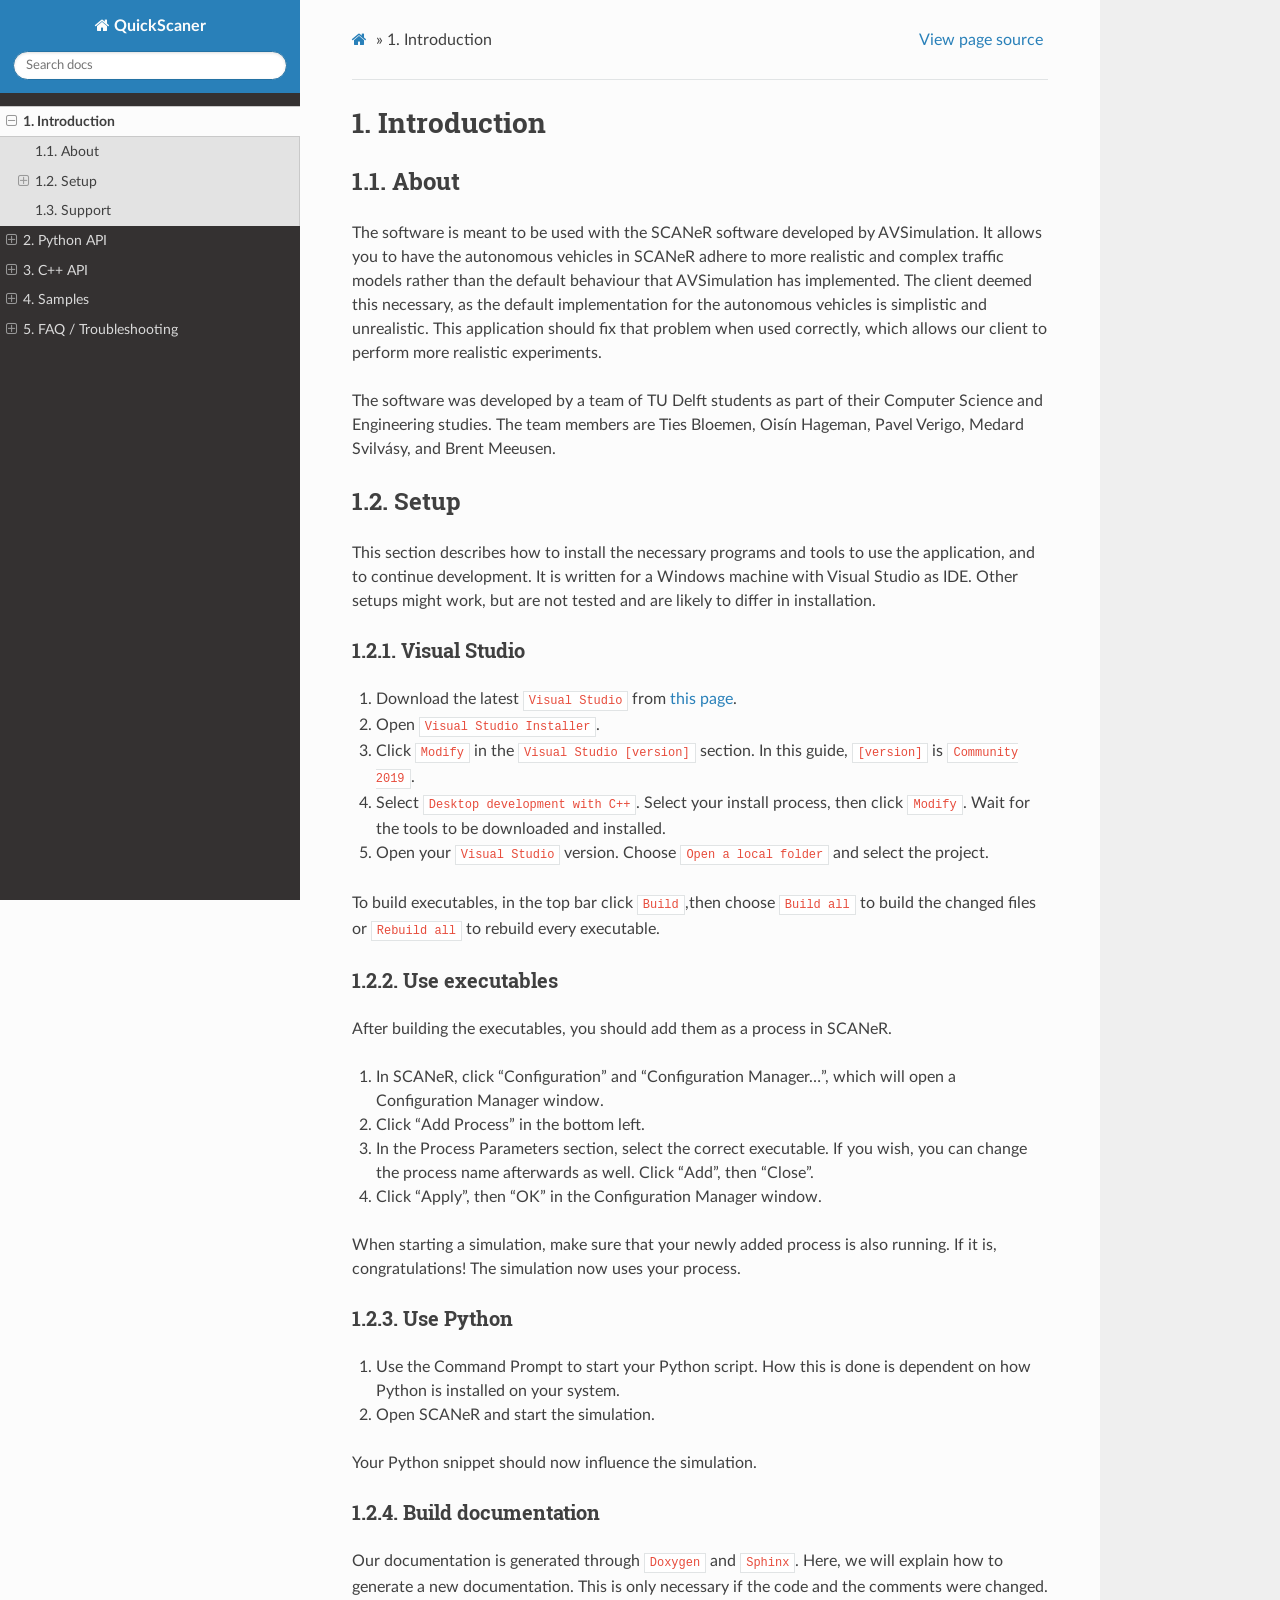
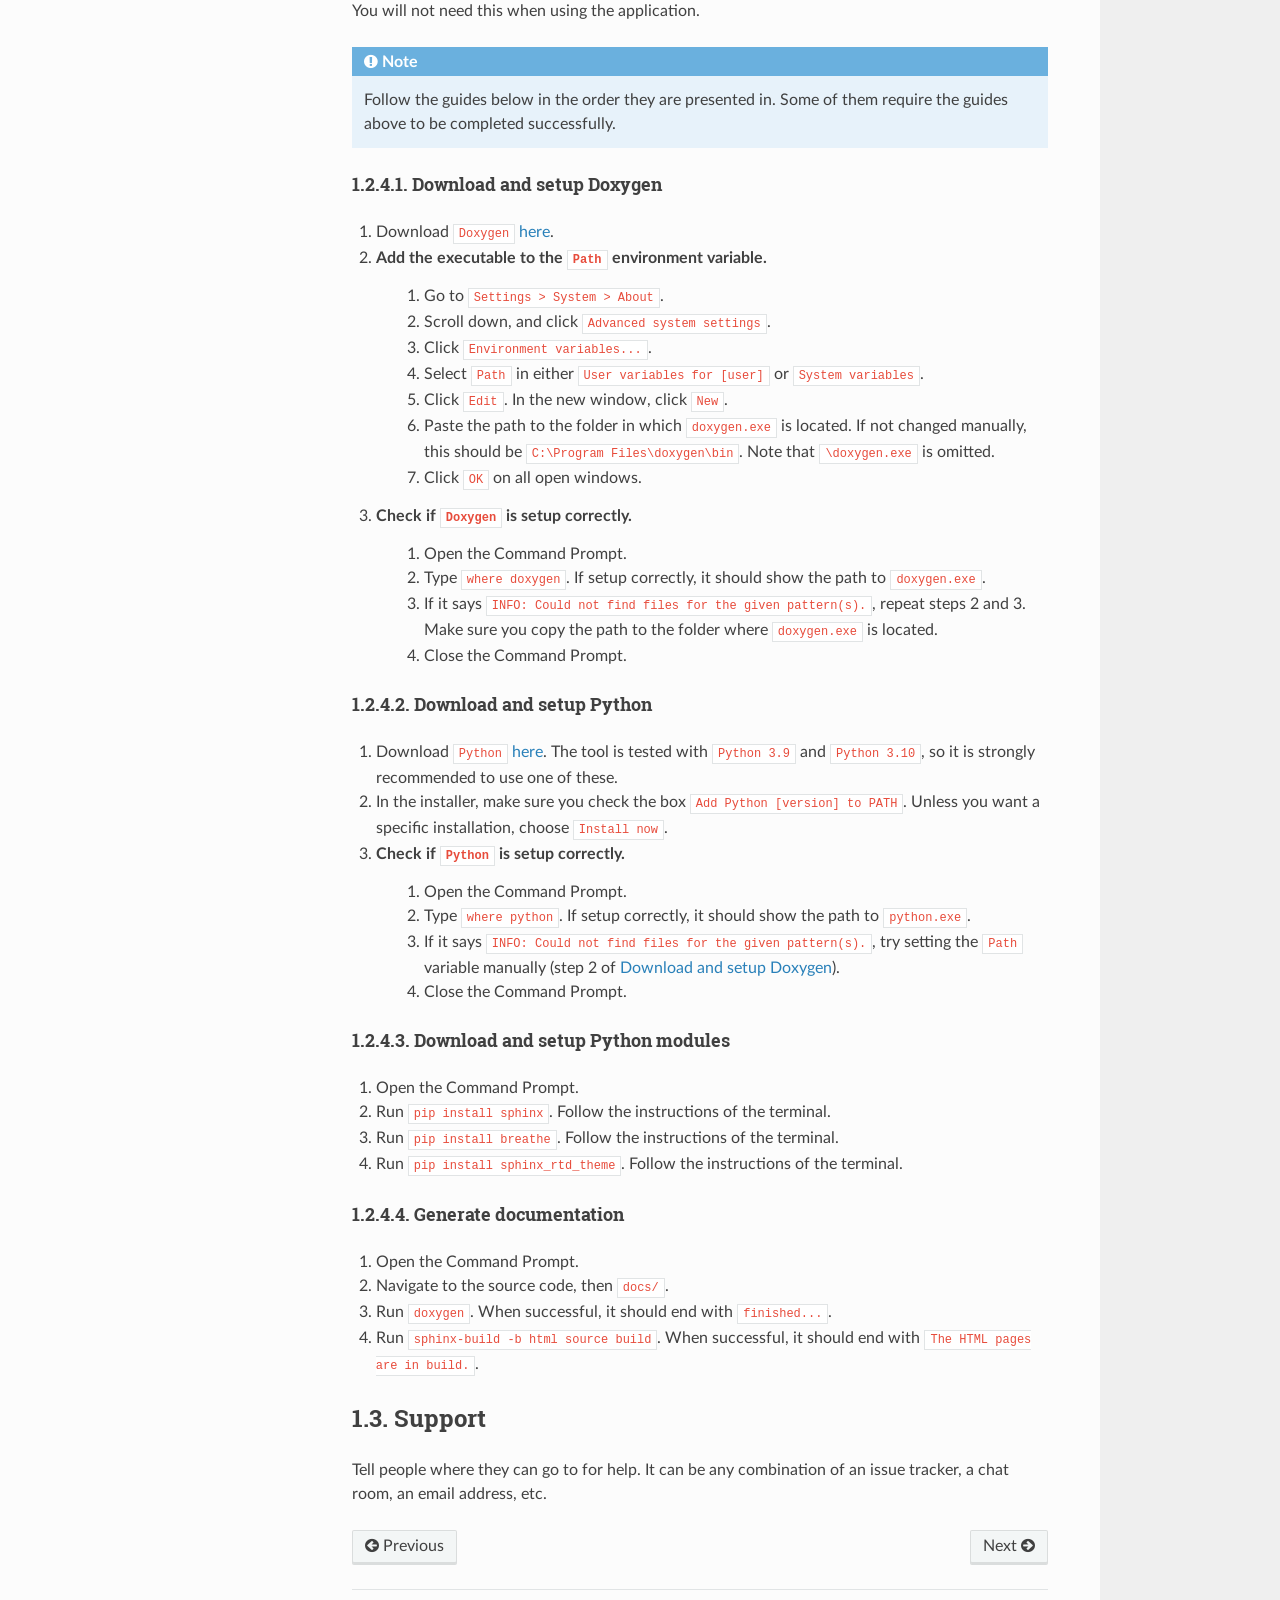
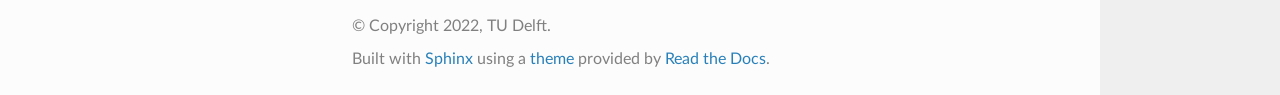
<file: docs-compiled/html/intro.html>
<!DOCTYPE html>
<html class="writer-html5" lang="en" >
<head>
  <meta charset="utf-8" /><meta name="generator" content="Docutils 0.17.1: http://docutils.sourceforge.net/" />

  <meta name="viewport" content="width=device-width, initial-scale=1.0" />
  <title>1. ﻿Introduction &mdash; QuickScaner 0.1 documentation</title>
      <link rel="stylesheet" href="_static/pygments.css" type="text/css" />
      <link rel="stylesheet" href="_static/css/theme.css" type="text/css" />
      <link rel="stylesheet" href="_static/override.css" type="text/css" />
  <!--[if lt IE 9]>
    <script src="_static/js/html5shiv.min.js"></script>
  <![endif]-->
  
        <script data-url_root="./" id="documentation_options" src="_static/documentation_options.js"></script>
        <script src="_static/jquery.js"></script>
        <script src="_static/underscore.js"></script>
        <script src="_static/doctools.js"></script>
    <script src="_static/js/theme.js"></script>
    <link rel="index" title="Index" href="genindex.html" />
    <link rel="search" title="Search" href="search.html" />
    <link rel="next" title="2. Python API" href="pyscaner.html" />
    <link rel="prev" title="﻿EasyScaner" href="index.html" /> 
</head>

<body class="wy-body-for-nav"> 
  <div class="wy-grid-for-nav">
    <nav data-toggle="wy-nav-shift" class="wy-nav-side">
      <div class="wy-side-scroll">
        <div class="wy-side-nav-search" >
            <a href="index.html" class="icon icon-home"> QuickScaner
          </a>
<div role="search">
  <form id="rtd-search-form" class="wy-form" action="search.html" method="get">
    <input type="text" name="q" placeholder="Search docs" />
    <input type="hidden" name="check_keywords" value="yes" />
    <input type="hidden" name="area" value="default" />
  </form>
</div>
        </div><div class="wy-menu wy-menu-vertical" data-spy="affix" role="navigation" aria-label="Navigation menu">
              <ul class="current">
<li class="toctree-l1 current"><a class="current reference internal" href="#">1. ﻿Introduction</a><ul>
<li class="toctree-l2"><a class="reference internal" href="#about">1.1. About</a></li>
<li class="toctree-l2"><a class="reference internal" href="#setup">1.2. Setup</a><ul>
<li class="toctree-l3"><a class="reference internal" href="#visual-studio">1.2.1. Visual Studio</a></li>
<li class="toctree-l3"><a class="reference internal" href="#use-executables">1.2.2. Use executables</a></li>
<li class="toctree-l3"><a class="reference internal" href="#use-python">1.2.3. Use Python</a></li>
<li class="toctree-l3"><a class="reference internal" href="#build-documentation">1.2.4. Build documentation</a><ul>
<li class="toctree-l4"><a class="reference internal" href="#download-and-setup-doxygen">1.2.4.1. Download and setup Doxygen</a></li>
<li class="toctree-l4"><a class="reference internal" href="#download-and-setup-python">1.2.4.2. Download and setup Python</a></li>
<li class="toctree-l4"><a class="reference internal" href="#download-and-setup-python-modules">1.2.4.3. Download and setup Python modules</a></li>
<li class="toctree-l4"><a class="reference internal" href="#generate-documentation">1.2.4.4. Generate documentation</a></li>
</ul>
</li>
</ul>
</li>
<li class="toctree-l2"><a class="reference internal" href="#support">1.3. Support</a></li>
</ul>
</li>
<li class="toctree-l1"><a class="reference internal" href="pyscaner.html">2. Python API</a><ul>
<li class="toctree-l2"><a class="reference internal" href="_generate_autosummary/pyscaner.API.html">2.1. pyscaner.API</a></li>
<li class="toctree-l2"><a class="reference internal" href="_generate_autosummary/pyscaner.SensorWaitMode.html">2.2. pyscaner.SensorWaitMode</a></li>
<li class="toctree-l2"><a class="reference internal" href="_generate_autosummary/pyscaner.Vehicle.html">2.3. pyscaner.Vehicle</a></li>
<li class="toctree-l2"><a class="reference internal" href="_generate_autosummary/pyscaner.VType.html">2.4. pyscaner.VType</a></li>
<li class="toctree-l2"><a class="reference internal" href="_generate_autosummary/pyscaner.CruiseControlMode.html">2.5. pyscaner.CruiseControlMode</a></li>
<li class="toctree-l2"><a class="reference internal" href="_generate_autosummary/pyscaner.Indicator.html">2.6. pyscaner.Indicator</a></li>
<li class="toctree-l2"><a class="reference internal" href="_generate_autosummary/pyscaner.LightsInfo.html">2.7. pyscaner.LightsInfo</a></li>
<li class="toctree-l2"><a class="reference internal" href="_generate_autosummary/pyscaner.NumericalCommand.html">2.8. pyscaner.NumericalCommand</a></li>
</ul>
</li>
<li class="toctree-l1"><a class="reference internal" href="cpp.html">3. C++ API</a><ul>
<li class="toctree-l2"><a class="reference internal" href="cpp.html#vehicle">3.1. Vehicle</a></li>
<li class="toctree-l2"><a class="reference internal" href="cpp.html#scaner">3.2. Scaner</a></li>
</ul>
</li>
<li class="toctree-l1"><a class="reference internal" href="samples.html">4. Samples</a><ul>
<li class="toctree-l2"><a class="reference internal" href="samples.html#python-samples">4.1. Python samples</a><ul>
<li class="toctree-l3"><a class="reference internal" href="samples.html#getinfo-py">4.1.1. <code class="docutils literal notranslate"><span class="pre">getinfo.py</span></code></a></li>
<li class="toctree-l3"><a class="reference internal" href="samples.html#change-lane-py">4.1.2. <code class="docutils literal notranslate"><span class="pre">change_lane.py</span></code></a></li>
<li class="toctree-l3"><a class="reference internal" href="samples.html#decelerate-py">4.1.3. <code class="docutils literal notranslate"><span class="pre">decelerate.py</span></code></a></li>
<li class="toctree-l3"><a class="reference internal" href="samples.html#display-message-py">4.1.4. <code class="docutils literal notranslate"><span class="pre">display_message.py</span></code></a></li>
<li class="toctree-l3"><a class="reference internal" href="samples.html#idm-py">4.1.5. <code class="docutils literal notranslate"><span class="pre">IDM+.py</span></code></a></li>
</ul>
</li>
<li class="toctree-l2"><a class="reference internal" href="samples.html#c-samples">4.2. C++ samples</a><ul>
<li class="toctree-l3"><a class="reference internal" href="samples.html#changelane-cpp">4.2.1. <code class="docutils literal notranslate"><span class="pre">ChangeLane.cpp</span></code></a></li>
<li class="toctree-l3"><a class="reference internal" href="samples.html#decelerate-cpp">4.2.2. <code class="docutils literal notranslate"><span class="pre">Decelerate.cpp</span></code></a></li>
<li class="toctree-l3"><a class="reference internal" href="samples.html#helloworld-cpp">4.2.3. <code class="docutils literal notranslate"><span class="pre">HelloWorld.cpp</span></code></a></li>
<li class="toctree-l3"><a class="reference internal" href="samples.html#idm-cpp">4.2.4. <code class="docutils literal notranslate"><span class="pre">IDM+.cpp</span></code></a></li>
</ul>
</li>
</ul>
</li>
<li class="toctree-l1"><a class="reference internal" href="faq.html">5. ﻿FAQ / Troubleshooting</a><ul>
<li class="toctree-l2"><a class="reference internal" href="faq.html#difference-between-vehicles-and-road-vehicles-in-api">5.1. Difference between <code class="docutils literal notranslate"><span class="pre">vehicles</span></code> and <code class="docutils literal notranslate"><span class="pre">road_vehicles</span></code> in API.</a></li>
<li class="toctree-l2"><a class="reference internal" href="faq.html#modulenotfounderror-no-module-named-pyscaner">5.2. ModuleNotFoundError: No module named ‘pyscaner’</a></li>
<li class="toctree-l2"><a class="reference internal" href="faq.html#cmake-studio-dir-environment-varible-is-not-found">5.3. CMake STUDIO_DIR environment varible is not found.</a></li>
</ul>
</li>
</ul>

        </div>
      </div>
    </nav>

    <section data-toggle="wy-nav-shift" class="wy-nav-content-wrap"><nav class="wy-nav-top" aria-label="Mobile navigation menu" >
          <i data-toggle="wy-nav-top" class="fa fa-bars"></i>
          <a href="index.html">QuickScaner</a>
      </nav>

      <div class="wy-nav-content">
        <div class="rst-content">
          <div role="navigation" aria-label="Page navigation">
  <ul class="wy-breadcrumbs">
      <li><a href="index.html" class="icon icon-home"></a> &raquo;</li>
      <li><span class="section-number">1. </span>﻿Introduction</li>
      <li class="wy-breadcrumbs-aside">
            <a href="_sources/intro.rst.txt" rel="nofollow"> View page source</a>
      </li>
  </ul>
  <hr/>
</div>
          <div role="main" class="document" itemscope="itemscope" itemtype="http://schema.org/Article">
           <div itemprop="articleBody">
             
  <section id="introduction">
<h1><span class="section-number">1. </span>﻿Introduction<a class="headerlink" href="#introduction" title="Permalink to this headline"></a></h1>
<section id="about">
<h2><span class="section-number">1.1. </span>About<a class="headerlink" href="#about" title="Permalink to this headline"></a></h2>
<p>The software is meant to be used with the SCANeR software developed by AVSimulation. It allows you to have the autonomous vehicles in SCANeR adhere to more realistic and complex traffic models rather than the default behaviour that AVSimulation has implemented.
The client deemed this necessary, as the default implementation for the autonomous vehicles is simplistic and unrealistic. This application should fix that problem when used correctly, which allows our client to perform more realistic experiments.</p>
<p>The software was developed by a team of TU Delft students as part of their Computer Science and Engineering studies.
The team members are Ties Bloemen, Oisín Hageman, Pavel Verigo, Medard Svilvásy, and Brent Meeusen.</p>
</section>
<section id="setup">
<h2><span class="section-number">1.2. </span>Setup<a class="headerlink" href="#setup" title="Permalink to this headline"></a></h2>
<p>This section describes how to install the necessary programs and tools to use the application, and to continue development.
It is written for a Windows machine with Visual Studio as IDE.
Other setups might work, but are not tested and are likely to differ in installation.</p>
<section id="visual-studio">
<h3><span class="section-number">1.2.1. </span>Visual Studio<a class="headerlink" href="#visual-studio" title="Permalink to this headline"></a></h3>
<ol class="arabic simple">
<li><p>Download the latest <code class="docutils literal notranslate"><span class="pre">Visual</span> <span class="pre">Studio</span></code> from <a class="reference external" href="https://visualstudio.microsoft.com/">this page</a>.</p></li>
<li><p>Open <code class="docutils literal notranslate"><span class="pre">Visual</span> <span class="pre">Studio</span> <span class="pre">Installer</span></code>.</p></li>
<li><p>Click <code class="docutils literal notranslate"><span class="pre">Modify</span></code> in the <code class="docutils literal notranslate"><span class="pre">Visual</span> <span class="pre">Studio</span> <span class="pre">[version]</span></code> section. In this guide, <code class="docutils literal notranslate"><span class="pre">[version]</span></code> is <code class="docutils literal notranslate"><span class="pre">Community</span> <span class="pre">2019</span></code>.</p></li>
<li><p>Select <code class="docutils literal notranslate"><span class="pre">Desktop</span> <span class="pre">development</span> <span class="pre">with</span> <span class="pre">C++</span></code>. Select your install process, then click <code class="docutils literal notranslate"><span class="pre">Modify</span></code>. Wait for the tools to be downloaded and installed.</p></li>
<li><p>Open your <code class="docutils literal notranslate"><span class="pre">Visual</span> <span class="pre">Studio</span></code> version. Choose <code class="docutils literal notranslate"><span class="pre">Open</span> <span class="pre">a</span> <span class="pre">local</span> <span class="pre">folder</span></code> and select the project.</p></li>
</ol>
<p>To build executables, in the top bar click <code class="docutils literal notranslate"><span class="pre">Build</span></code>,then choose <code class="docutils literal notranslate"><span class="pre">Build</span> <span class="pre">all</span></code> to build the changed files or <code class="docutils literal notranslate"><span class="pre">Rebuild</span> <span class="pre">all</span></code> to rebuild every executable.</p>
</section>
<section id="use-executables">
<h3><span class="section-number">1.2.2. </span>Use executables<a class="headerlink" href="#use-executables" title="Permalink to this headline"></a></h3>
<p>After building the executables, you should add them as a process in SCANeR.</p>
<ol class="arabic simple">
<li><p>In SCANeR, click “Configuration” and “Configuration Manager…”, which will open a Configuration Manager window.</p></li>
<li><p>Click “Add Process” in the bottom left.</p></li>
<li><p>In the Process Parameters section, select the correct executable. If you wish, you can change the process name afterwards as well. Click “Add”, then “Close”.</p></li>
<li><p>Click “Apply”, then “OK” in the Configuration Manager window.</p></li>
</ol>
<p>When starting a simulation, make sure that your newly added process is also running.
If it is, congratulations! The simulation now uses your process.</p>
</section>
<section id="use-python">
<h3><span class="section-number">1.2.3. </span>Use Python<a class="headerlink" href="#use-python" title="Permalink to this headline"></a></h3>
<ol class="arabic simple">
<li><p>Use the Command Prompt to start your Python script. How this is done is dependent on how Python is installed on your system.</p></li>
<li><p>Open SCANeR and start the simulation.</p></li>
</ol>
<p>Your Python snippet should now influence the simulation.</p>
</section>
<section id="build-documentation">
<h3><span class="section-number">1.2.4. </span>Build documentation<a class="headerlink" href="#build-documentation" title="Permalink to this headline"></a></h3>
<p>Our documentation is generated through <code class="docutils literal notranslate"><span class="pre">Doxygen</span></code> and <code class="docutils literal notranslate"><span class="pre">Sphinx</span></code>.
Here, we will explain how to generate a new documentation.
This is only necessary if the code and the comments were changed. You will not need this when using the application.</p>
<div class="admonition note">
<p class="admonition-title">Note</p>
<p>Follow the guides below in the order they are presented in.
Some of them require the guides above to be completed successfully.</p>
</div>
<section id="download-and-setup-doxygen">
<span id="id1"></span><h4><span class="section-number">1.2.4.1. </span>Download and setup Doxygen<a class="headerlink" href="#download-and-setup-doxygen" title="Permalink to this headline"></a></h4>
<ol class="arabic simple">
<li><p>Download <code class="docutils literal notranslate"><span class="pre">Doxygen</span></code> <a class="reference external" href="https://doxygen.nl/download.html">here</a>.</p></li>
<li><dl class="simple">
<dt>Add the executable to the <code class="docutils literal notranslate"><span class="pre">Path</span></code> environment variable.</dt><dd><ol class="arabic simple">
<li><p>Go to <code class="docutils literal notranslate"><span class="pre">Settings</span> <span class="pre">&gt;</span> <span class="pre">System</span> <span class="pre">&gt;</span> <span class="pre">About</span></code>.</p></li>
<li><p>Scroll down, and click <code class="docutils literal notranslate"><span class="pre">Advanced</span> <span class="pre">system</span> <span class="pre">settings</span></code>.</p></li>
<li><p>Click <code class="docutils literal notranslate"><span class="pre">Environment</span> <span class="pre">variables...</span></code>.</p></li>
<li><p>Select <code class="docutils literal notranslate"><span class="pre">Path</span></code> in either <code class="docutils literal notranslate"><span class="pre">User</span> <span class="pre">variables</span> <span class="pre">for</span> <span class="pre">[user]</span></code> or <code class="docutils literal notranslate"><span class="pre">System</span> <span class="pre">variables</span></code>.</p></li>
<li><p>Click <code class="docutils literal notranslate"><span class="pre">Edit</span></code>. In the new window, click <code class="docutils literal notranslate"><span class="pre">New</span></code>.</p></li>
<li><p>Paste the path to the folder in which <code class="docutils literal notranslate"><span class="pre">doxygen.exe</span></code> is located. If not changed manually, this should be <code class="docutils literal notranslate"><span class="pre">C:\Program</span> <span class="pre">Files\doxygen\bin</span></code>. Note that <code class="docutils literal notranslate"><span class="pre">\doxygen.exe</span></code> is omitted.</p></li>
<li><p>Click <code class="docutils literal notranslate"><span class="pre">OK</span></code> on all open windows.</p></li>
</ol>
</dd>
</dl>
</li>
<li><dl class="simple">
<dt>Check if <code class="docutils literal notranslate"><span class="pre">Doxygen</span></code> is setup correctly.</dt><dd><ol class="arabic simple">
<li><p>Open the Command Prompt.</p></li>
<li><p>Type <code class="docutils literal notranslate"><span class="pre">where</span> <span class="pre">doxygen</span></code>. If setup correctly, it should show the path to <code class="docutils literal notranslate"><span class="pre">doxygen.exe</span></code>.</p></li>
<li><p>If it says <code class="docutils literal notranslate"><span class="pre">INFO:</span> <span class="pre">Could</span> <span class="pre">not</span> <span class="pre">find</span> <span class="pre">files</span> <span class="pre">for</span> <span class="pre">the</span> <span class="pre">given</span> <span class="pre">pattern(s).</span></code>, repeat steps 2 and 3. Make sure you copy the path to the folder where <code class="docutils literal notranslate"><span class="pre">doxygen.exe</span></code> is located.</p></li>
<li><p>Close the Command Prompt.</p></li>
</ol>
</dd>
</dl>
</li>
</ol>
</section>
<section id="download-and-setup-python">
<h4><span class="section-number">1.2.4.2. </span>Download and setup Python<a class="headerlink" href="#download-and-setup-python" title="Permalink to this headline"></a></h4>
<ol class="arabic simple">
<li><p>Download <code class="docutils literal notranslate"><span class="pre">Python</span></code> <a class="reference external" href="https://www.python.org/downloads/">here</a>. The tool is tested with <code class="docutils literal notranslate"><span class="pre">Python</span> <span class="pre">3.9</span></code> and <code class="docutils literal notranslate"><span class="pre">Python</span> <span class="pre">3.10</span></code>, so it is strongly recommended to use one of these.</p></li>
<li><p>In the installer, make sure you check the box <code class="docutils literal notranslate"><span class="pre">Add</span> <span class="pre">Python</span> <span class="pre">[version]</span> <span class="pre">to</span> <span class="pre">PATH</span></code>. Unless you want a specific installation, choose <code class="docutils literal notranslate"><span class="pre">Install</span> <span class="pre">now</span></code>.</p></li>
<li><dl class="simple">
<dt>Check if <code class="docutils literal notranslate"><span class="pre">Python</span></code> is setup correctly.</dt><dd><ol class="arabic simple">
<li><p>Open the Command Prompt.</p></li>
<li><p>Type <code class="docutils literal notranslate"><span class="pre">where</span> <span class="pre">python</span></code>. If setup correctly, it should show the path to <code class="docutils literal notranslate"><span class="pre">python.exe</span></code>.</p></li>
<li><p>If it says <code class="docutils literal notranslate"><span class="pre">INFO:</span> <span class="pre">Could</span> <span class="pre">not</span> <span class="pre">find</span> <span class="pre">files</span> <span class="pre">for</span> <span class="pre">the</span> <span class="pre">given</span> <span class="pre">pattern(s).</span></code>, try setting the <code class="docutils literal notranslate"><span class="pre">Path</span></code> variable manually (step 2 of <a class="reference internal" href="#download-and-setup-doxygen"><span class="std std-ref">Download and setup Doxygen</span></a>).</p></li>
<li><p>Close the Command Prompt.</p></li>
</ol>
</dd>
</dl>
</li>
</ol>
</section>
<section id="download-and-setup-python-modules">
<h4><span class="section-number">1.2.4.3. </span>Download and setup Python modules<a class="headerlink" href="#download-and-setup-python-modules" title="Permalink to this headline"></a></h4>
<ol class="arabic simple">
<li><p>Open the Command Prompt.</p></li>
<li><p>Run <code class="docutils literal notranslate"><span class="pre">pip</span> <span class="pre">install</span> <span class="pre">sphinx</span></code>. Follow the instructions of the terminal.</p></li>
<li><p>Run <code class="docutils literal notranslate"><span class="pre">pip</span> <span class="pre">install</span> <span class="pre">breathe</span></code>. Follow the instructions of the terminal.</p></li>
<li><p>Run <code class="docutils literal notranslate"><span class="pre">pip</span> <span class="pre">install</span> <span class="pre">sphinx_rtd_theme</span></code>. Follow the instructions of the terminal.</p></li>
</ol>
</section>
<section id="generate-documentation">
<h4><span class="section-number">1.2.4.4. </span>Generate documentation<a class="headerlink" href="#generate-documentation" title="Permalink to this headline"></a></h4>
<ol class="arabic simple">
<li><p>Open the Command Prompt.</p></li>
<li><p>Navigate to the source code, then <code class="docutils literal notranslate"><span class="pre">docs/</span></code>.</p></li>
<li><p>Run <code class="docutils literal notranslate"><span class="pre">doxygen</span></code>. When successful, it should end with <code class="docutils literal notranslate"><span class="pre">finished...</span></code>.</p></li>
<li><p>Run <code class="docutils literal notranslate"><span class="pre">sphinx-build</span> <span class="pre">-b</span> <span class="pre">html</span> <span class="pre">source</span> <span class="pre">build</span></code>. When successful, it should end with <code class="docutils literal notranslate"><span class="pre">The</span> <span class="pre">HTML</span> <span class="pre">pages</span> <span class="pre">are</span> <span class="pre">in</span> <span class="pre">build.</span></code>.</p></li>
</ol>
</section>
</section>
</section>
<section id="support">
<h2><span class="section-number">1.3. </span>Support<a class="headerlink" href="#support" title="Permalink to this headline"></a></h2>
<p>Tell people where they can go to for help. It can be any combination of an issue tracker, a chat room, an email address, etc.</p>
</section>
</section>


           </div>
          </div>
          <footer><div class="rst-footer-buttons" role="navigation" aria-label="Footer">
        <a href="index.html" class="btn btn-neutral float-left" title="﻿EasyScaner" accesskey="p" rel="prev"><span class="fa fa-arrow-circle-left" aria-hidden="true"></span> Previous</a>
        <a href="pyscaner.html" class="btn btn-neutral float-right" title="2. Python API" accesskey="n" rel="next">Next <span class="fa fa-arrow-circle-right" aria-hidden="true"></span></a>
    </div>

  <hr/>

  <div role="contentinfo">
    <p>&#169; Copyright 2022, TU Delft.</p>
  </div>

  Built with <a href="https://www.sphinx-doc.org/">Sphinx</a> using a
    <a href="https://github.com/readthedocs/sphinx_rtd_theme">theme</a>
    provided by <a href="https://readthedocs.org">Read the Docs</a>.
   

</footer>
        </div>
      </div>
    </section>
  </div>
  <script>
      jQuery(function () {
          SphinxRtdTheme.Navigation.enable(true);
      });
  </script> 

</body>
</html>
</file>
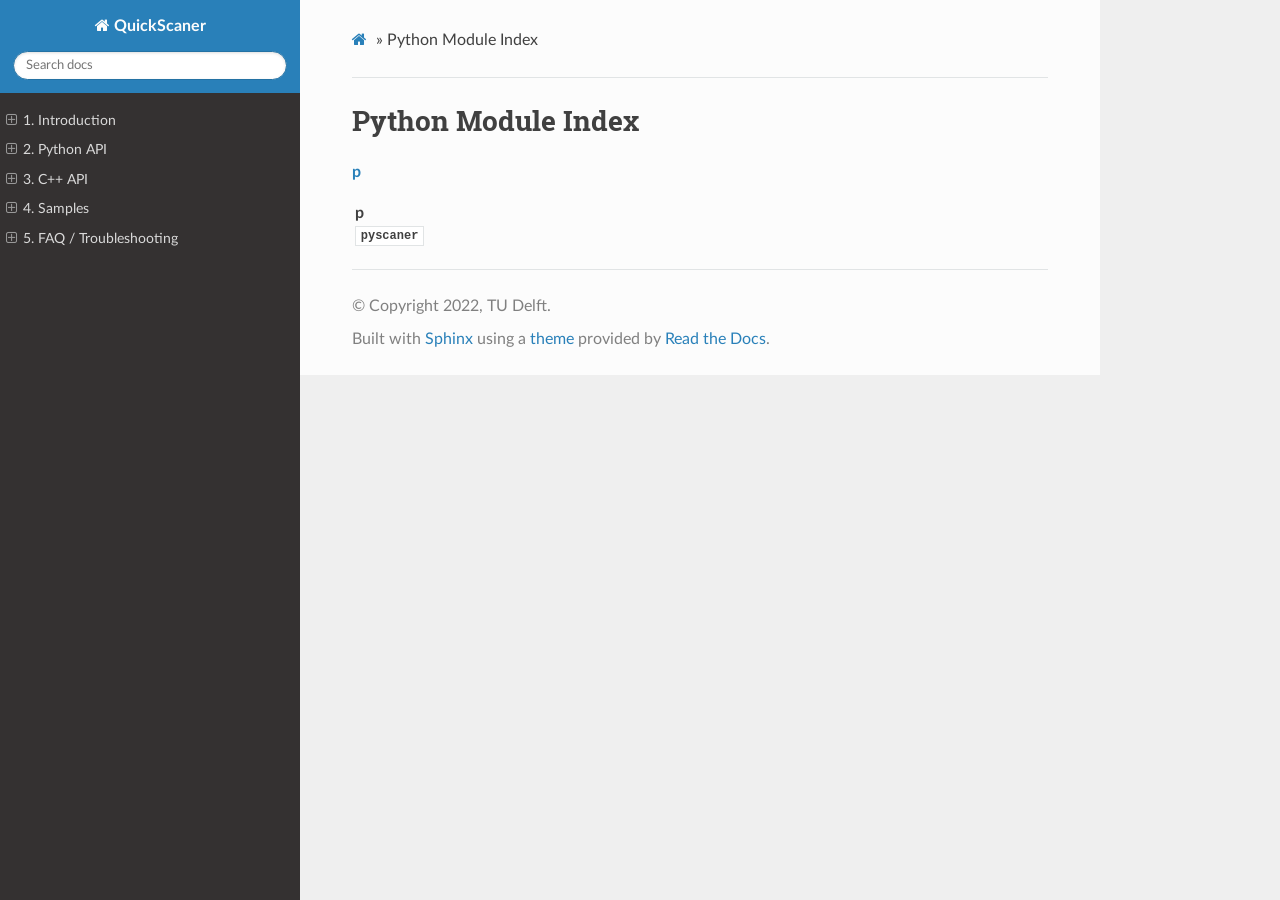
<file: docs-compiled/html/py-modindex.html>
<!DOCTYPE html>
<html class="writer-html5" lang="en" >
<head>
  <meta charset="utf-8" />
  <meta name="viewport" content="width=device-width, initial-scale=1.0" />
  <title>Python Module Index &mdash; QuickScaner 0.1 documentation</title>
      <link rel="stylesheet" href="_static/pygments.css" type="text/css" />
      <link rel="stylesheet" href="_static/css/theme.css" type="text/css" />
      <link rel="stylesheet" href="_static/override.css" type="text/css" />
  <!--[if lt IE 9]>
    <script src="_static/js/html5shiv.min.js"></script>
  <![endif]-->
  
        <script data-url_root="./" id="documentation_options" src="_static/documentation_options.js"></script>
        <script src="_static/jquery.js"></script>
        <script src="_static/underscore.js"></script>
        <script src="_static/doctools.js"></script>
    <script src="_static/js/theme.js"></script>
    <link rel="index" title="Index" href="genindex.html" />
    <link rel="search" title="Search" href="search.html" />
 

    <script>
      DOCUMENTATION_OPTIONS.COLLAPSE_INDEX = true;
    </script>


</head>

<body class="wy-body-for-nav"> 
  <div class="wy-grid-for-nav">
    <nav data-toggle="wy-nav-shift" class="wy-nav-side">
      <div class="wy-side-scroll">
        <div class="wy-side-nav-search" >
            <a href="index.html" class="icon icon-home"> QuickScaner
          </a>
<div role="search">
  <form id="rtd-search-form" class="wy-form" action="search.html" method="get">
    <input type="text" name="q" placeholder="Search docs" />
    <input type="hidden" name="check_keywords" value="yes" />
    <input type="hidden" name="area" value="default" />
  </form>
</div>
        </div><div class="wy-menu wy-menu-vertical" data-spy="affix" role="navigation" aria-label="Navigation menu">
              <ul>
<li class="toctree-l1"><a class="reference internal" href="intro.html">1. ﻿Introduction</a><ul>
<li class="toctree-l2"><a class="reference internal" href="intro.html#about">1.1. About</a></li>
<li class="toctree-l2"><a class="reference internal" href="intro.html#setup">1.2. Setup</a><ul>
<li class="toctree-l3"><a class="reference internal" href="intro.html#visual-studio">1.2.1. Visual Studio</a></li>
<li class="toctree-l3"><a class="reference internal" href="intro.html#use-executables">1.2.2. Use executables</a></li>
<li class="toctree-l3"><a class="reference internal" href="intro.html#use-python">1.2.3. Use Python</a></li>
<li class="toctree-l3"><a class="reference internal" href="intro.html#build-documentation">1.2.4. Build documentation</a><ul>
<li class="toctree-l4"><a class="reference internal" href="intro.html#download-and-setup-doxygen">1.2.4.1. Download and setup Doxygen</a></li>
<li class="toctree-l4"><a class="reference internal" href="intro.html#download-and-setup-python">1.2.4.2. Download and setup Python</a></li>
<li class="toctree-l4"><a class="reference internal" href="intro.html#download-and-setup-python-modules">1.2.4.3. Download and setup Python modules</a></li>
<li class="toctree-l4"><a class="reference internal" href="intro.html#generate-documentation">1.2.4.4. Generate documentation</a></li>
</ul>
</li>
</ul>
</li>
<li class="toctree-l2"><a class="reference internal" href="intro.html#support">1.3. Support</a></li>
</ul>
</li>
<li class="toctree-l1"><a class="reference internal" href="pyscaner.html">2. Python API</a><ul>
<li class="toctree-l2"><a class="reference internal" href="_generate_autosummary/pyscaner.API.html">2.1. pyscaner.API</a></li>
<li class="toctree-l2"><a class="reference internal" href="_generate_autosummary/pyscaner.SensorWaitMode.html">2.2. pyscaner.SensorWaitMode</a></li>
<li class="toctree-l2"><a class="reference internal" href="_generate_autosummary/pyscaner.Vehicle.html">2.3. pyscaner.Vehicle</a></li>
<li class="toctree-l2"><a class="reference internal" href="_generate_autosummary/pyscaner.VType.html">2.4. pyscaner.VType</a></li>
<li class="toctree-l2"><a class="reference internal" href="_generate_autosummary/pyscaner.CruiseControlMode.html">2.5. pyscaner.CruiseControlMode</a></li>
<li class="toctree-l2"><a class="reference internal" href="_generate_autosummary/pyscaner.Indicator.html">2.6. pyscaner.Indicator</a></li>
<li class="toctree-l2"><a class="reference internal" href="_generate_autosummary/pyscaner.LightsInfo.html">2.7. pyscaner.LightsInfo</a></li>
<li class="toctree-l2"><a class="reference internal" href="_generate_autosummary/pyscaner.NumericalCommand.html">2.8. pyscaner.NumericalCommand</a></li>
</ul>
</li>
<li class="toctree-l1"><a class="reference internal" href="cpp.html">3. C++ API</a><ul>
<li class="toctree-l2"><a class="reference internal" href="cpp.html#vehicle">3.1. Vehicle</a></li>
<li class="toctree-l2"><a class="reference internal" href="cpp.html#scaner">3.2. Scaner</a></li>
</ul>
</li>
<li class="toctree-l1"><a class="reference internal" href="samples.html">4. Samples</a><ul>
<li class="toctree-l2"><a class="reference internal" href="samples.html#python-samples">4.1. Python samples</a><ul>
<li class="toctree-l3"><a class="reference internal" href="samples.html#getinfo-py">4.1.1. <code class="docutils literal notranslate"><span class="pre">getinfo.py</span></code></a></li>
<li class="toctree-l3"><a class="reference internal" href="samples.html#change-lane-py">4.1.2. <code class="docutils literal notranslate"><span class="pre">change_lane.py</span></code></a></li>
<li class="toctree-l3"><a class="reference internal" href="samples.html#decelerate-py">4.1.3. <code class="docutils literal notranslate"><span class="pre">decelerate.py</span></code></a></li>
<li class="toctree-l3"><a class="reference internal" href="samples.html#display-message-py">4.1.4. <code class="docutils literal notranslate"><span class="pre">display_message.py</span></code></a></li>
<li class="toctree-l3"><a class="reference internal" href="samples.html#idm-py">4.1.5. <code class="docutils literal notranslate"><span class="pre">IDM+.py</span></code></a></li>
</ul>
</li>
<li class="toctree-l2"><a class="reference internal" href="samples.html#c-samples">4.2. C++ samples</a><ul>
<li class="toctree-l3"><a class="reference internal" href="samples.html#changelane-cpp">4.2.1. <code class="docutils literal notranslate"><span class="pre">ChangeLane.cpp</span></code></a></li>
<li class="toctree-l3"><a class="reference internal" href="samples.html#decelerate-cpp">4.2.2. <code class="docutils literal notranslate"><span class="pre">Decelerate.cpp</span></code></a></li>
<li class="toctree-l3"><a class="reference internal" href="samples.html#helloworld-cpp">4.2.3. <code class="docutils literal notranslate"><span class="pre">HelloWorld.cpp</span></code></a></li>
<li class="toctree-l3"><a class="reference internal" href="samples.html#idm-cpp">4.2.4. <code class="docutils literal notranslate"><span class="pre">IDM+.cpp</span></code></a></li>
</ul>
</li>
</ul>
</li>
<li class="toctree-l1"><a class="reference internal" href="faq.html">5. ﻿FAQ / Troubleshooting</a><ul>
<li class="toctree-l2"><a class="reference internal" href="faq.html#difference-between-vehicles-and-road-vehicles-in-api">5.1. Difference between <code class="docutils literal notranslate"><span class="pre">vehicles</span></code> and <code class="docutils literal notranslate"><span class="pre">road_vehicles</span></code> in API.</a></li>
<li class="toctree-l2"><a class="reference internal" href="faq.html#modulenotfounderror-no-module-named-pyscaner">5.2. ModuleNotFoundError: No module named ‘pyscaner’</a></li>
<li class="toctree-l2"><a class="reference internal" href="faq.html#cmake-studio-dir-environment-varible-is-not-found">5.3. CMake STUDIO_DIR environment varible is not found.</a></li>
</ul>
</li>
</ul>

        </div>
      </div>
    </nav>

    <section data-toggle="wy-nav-shift" class="wy-nav-content-wrap"><nav class="wy-nav-top" aria-label="Mobile navigation menu" >
          <i data-toggle="wy-nav-top" class="fa fa-bars"></i>
          <a href="index.html">QuickScaner</a>
      </nav>

      <div class="wy-nav-content">
        <div class="rst-content">
          <div role="navigation" aria-label="Page navigation">
  <ul class="wy-breadcrumbs">
      <li><a href="index.html" class="icon icon-home"></a> &raquo;</li>
      <li>Python Module Index</li>
      <li class="wy-breadcrumbs-aside">
      </li>
  </ul>
  <hr/>
</div>
          <div role="main" class="document" itemscope="itemscope" itemtype="http://schema.org/Article">
           <div itemprop="articleBody">
             

   <h1>Python Module Index</h1>

   <div class="modindex-jumpbox">
   <a href="#cap-p"><strong>p</strong></a>
   </div>

   <table class="indextable modindextable">
     <tr class="pcap"><td></td><td>&#160;</td><td></td></tr>
     <tr class="cap" id="cap-p"><td></td><td>
       <strong>p</strong></td><td></td></tr>
     <tr>
       <td></td>
       <td>
       <a href="pyscaner.html#module-pyscaner"><code class="xref">pyscaner</code></a></td><td>
       <em></em></td></tr>
   </table>


           </div>
          </div>
          <footer>

  <hr/>

  <div role="contentinfo">
    <p>&#169; Copyright 2022, TU Delft.</p>
  </div>

  Built with <a href="https://www.sphinx-doc.org/">Sphinx</a> using a
    <a href="https://github.com/readthedocs/sphinx_rtd_theme">theme</a>
    provided by <a href="https://readthedocs.org">Read the Docs</a>.
   

</footer>
        </div>
      </div>
    </section>
  </div>
  <script>
      jQuery(function () {
          SphinxRtdTheme.Navigation.enable(true);
      });
  </script> 

</body>
</html>
</file>
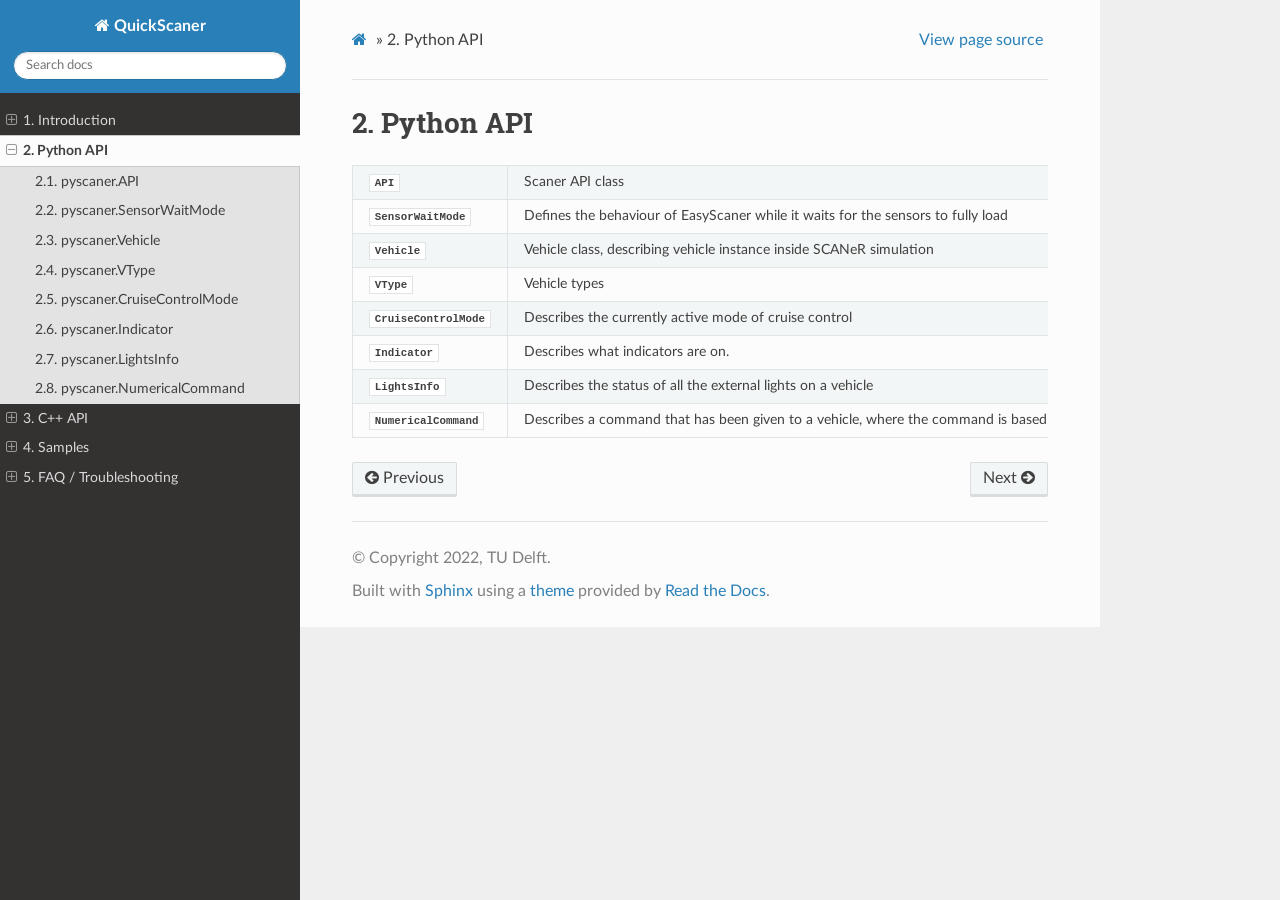
<file: docs-compiled/html/pyscaner.html>
<!DOCTYPE html>
<html class="writer-html5" lang="en" >
<head>
  <meta charset="utf-8" /><meta name="generator" content="Docutils 0.17.1: http://docutils.sourceforge.net/" />

  <meta name="viewport" content="width=device-width, initial-scale=1.0" />
  <title>2. Python API &mdash; QuickScaner 0.1 documentation</title>
      <link rel="stylesheet" href="_static/pygments.css" type="text/css" />
      <link rel="stylesheet" href="_static/css/theme.css" type="text/css" />
      <link rel="stylesheet" href="_static/override.css" type="text/css" />
  <!--[if lt IE 9]>
    <script src="_static/js/html5shiv.min.js"></script>
  <![endif]-->
  
        <script data-url_root="./" id="documentation_options" src="_static/documentation_options.js"></script>
        <script src="_static/jquery.js"></script>
        <script src="_static/underscore.js"></script>
        <script src="_static/doctools.js"></script>
    <script src="_static/js/theme.js"></script>
    <link rel="index" title="Index" href="genindex.html" />
    <link rel="search" title="Search" href="search.html" />
    <link rel="next" title="2.1. pyscaner.API" href="_generate_autosummary/pyscaner.API.html" />
    <link rel="prev" title="1. ﻿Introduction" href="intro.html" /> 
</head>

<body class="wy-body-for-nav"> 
  <div class="wy-grid-for-nav">
    <nav data-toggle="wy-nav-shift" class="wy-nav-side">
      <div class="wy-side-scroll">
        <div class="wy-side-nav-search" >
            <a href="index.html" class="icon icon-home"> QuickScaner
          </a>
<div role="search">
  <form id="rtd-search-form" class="wy-form" action="search.html" method="get">
    <input type="text" name="q" placeholder="Search docs" />
    <input type="hidden" name="check_keywords" value="yes" />
    <input type="hidden" name="area" value="default" />
  </form>
</div>
        </div><div class="wy-menu wy-menu-vertical" data-spy="affix" role="navigation" aria-label="Navigation menu">
              <ul class="current">
<li class="toctree-l1"><a class="reference internal" href="intro.html">1. ﻿Introduction</a><ul>
<li class="toctree-l2"><a class="reference internal" href="intro.html#about">1.1. About</a></li>
<li class="toctree-l2"><a class="reference internal" href="intro.html#setup">1.2. Setup</a><ul>
<li class="toctree-l3"><a class="reference internal" href="intro.html#visual-studio">1.2.1. Visual Studio</a></li>
<li class="toctree-l3"><a class="reference internal" href="intro.html#use-executables">1.2.2. Use executables</a></li>
<li class="toctree-l3"><a class="reference internal" href="intro.html#use-python">1.2.3. Use Python</a></li>
<li class="toctree-l3"><a class="reference internal" href="intro.html#build-documentation">1.2.4. Build documentation</a><ul>
<li class="toctree-l4"><a class="reference internal" href="intro.html#download-and-setup-doxygen">1.2.4.1. Download and setup Doxygen</a></li>
<li class="toctree-l4"><a class="reference internal" href="intro.html#download-and-setup-python">1.2.4.2. Download and setup Python</a></li>
<li class="toctree-l4"><a class="reference internal" href="intro.html#download-and-setup-python-modules">1.2.4.3. Download and setup Python modules</a></li>
<li class="toctree-l4"><a class="reference internal" href="intro.html#generate-documentation">1.2.4.4. Generate documentation</a></li>
</ul>
</li>
</ul>
</li>
<li class="toctree-l2"><a class="reference internal" href="intro.html#support">1.3. Support</a></li>
</ul>
</li>
<li class="toctree-l1 current"><a class="current reference internal" href="#">2. Python API</a><ul>
<li class="toctree-l2"><a class="reference internal" href="_generate_autosummary/pyscaner.API.html">2.1. pyscaner.API</a></li>
<li class="toctree-l2"><a class="reference internal" href="_generate_autosummary/pyscaner.SensorWaitMode.html">2.2. pyscaner.SensorWaitMode</a></li>
<li class="toctree-l2"><a class="reference internal" href="_generate_autosummary/pyscaner.Vehicle.html">2.3. pyscaner.Vehicle</a></li>
<li class="toctree-l2"><a class="reference internal" href="_generate_autosummary/pyscaner.VType.html">2.4. pyscaner.VType</a></li>
<li class="toctree-l2"><a class="reference internal" href="_generate_autosummary/pyscaner.CruiseControlMode.html">2.5. pyscaner.CruiseControlMode</a></li>
<li class="toctree-l2"><a class="reference internal" href="_generate_autosummary/pyscaner.Indicator.html">2.6. pyscaner.Indicator</a></li>
<li class="toctree-l2"><a class="reference internal" href="_generate_autosummary/pyscaner.LightsInfo.html">2.7. pyscaner.LightsInfo</a></li>
<li class="toctree-l2"><a class="reference internal" href="_generate_autosummary/pyscaner.NumericalCommand.html">2.8. pyscaner.NumericalCommand</a></li>
</ul>
</li>
<li class="toctree-l1"><a class="reference internal" href="cpp.html">3. C++ API</a><ul>
<li class="toctree-l2"><a class="reference internal" href="cpp.html#vehicle">3.1. Vehicle</a></li>
<li class="toctree-l2"><a class="reference internal" href="cpp.html#scaner">3.2. Scaner</a></li>
</ul>
</li>
<li class="toctree-l1"><a class="reference internal" href="samples.html">4. Samples</a><ul>
<li class="toctree-l2"><a class="reference internal" href="samples.html#python-samples">4.1. Python samples</a><ul>
<li class="toctree-l3"><a class="reference internal" href="samples.html#getinfo-py">4.1.1. <code class="docutils literal notranslate"><span class="pre">getinfo.py</span></code></a></li>
<li class="toctree-l3"><a class="reference internal" href="samples.html#change-lane-py">4.1.2. <code class="docutils literal notranslate"><span class="pre">change_lane.py</span></code></a></li>
<li class="toctree-l3"><a class="reference internal" href="samples.html#decelerate-py">4.1.3. <code class="docutils literal notranslate"><span class="pre">decelerate.py</span></code></a></li>
<li class="toctree-l3"><a class="reference internal" href="samples.html#display-message-py">4.1.4. <code class="docutils literal notranslate"><span class="pre">display_message.py</span></code></a></li>
<li class="toctree-l3"><a class="reference internal" href="samples.html#idm-py">4.1.5. <code class="docutils literal notranslate"><span class="pre">IDM+.py</span></code></a></li>
</ul>
</li>
<li class="toctree-l2"><a class="reference internal" href="samples.html#c-samples">4.2. C++ samples</a><ul>
<li class="toctree-l3"><a class="reference internal" href="samples.html#changelane-cpp">4.2.1. <code class="docutils literal notranslate"><span class="pre">ChangeLane.cpp</span></code></a></li>
<li class="toctree-l3"><a class="reference internal" href="samples.html#decelerate-cpp">4.2.2. <code class="docutils literal notranslate"><span class="pre">Decelerate.cpp</span></code></a></li>
<li class="toctree-l3"><a class="reference internal" href="samples.html#helloworld-cpp">4.2.3. <code class="docutils literal notranslate"><span class="pre">HelloWorld.cpp</span></code></a></li>
<li class="toctree-l3"><a class="reference internal" href="samples.html#idm-cpp">4.2.4. <code class="docutils literal notranslate"><span class="pre">IDM+.cpp</span></code></a></li>
</ul>
</li>
</ul>
</li>
<li class="toctree-l1"><a class="reference internal" href="faq.html">5. ﻿FAQ / Troubleshooting</a><ul>
<li class="toctree-l2"><a class="reference internal" href="faq.html#difference-between-vehicles-and-road-vehicles-in-api">5.1. Difference between <code class="docutils literal notranslate"><span class="pre">vehicles</span></code> and <code class="docutils literal notranslate"><span class="pre">road_vehicles</span></code> in API.</a></li>
<li class="toctree-l2"><a class="reference internal" href="faq.html#modulenotfounderror-no-module-named-pyscaner">5.2. ModuleNotFoundError: No module named ‘pyscaner’</a></li>
<li class="toctree-l2"><a class="reference internal" href="faq.html#cmake-studio-dir-environment-varible-is-not-found">5.3. CMake STUDIO_DIR environment varible is not found.</a></li>
</ul>
</li>
</ul>

        </div>
      </div>
    </nav>

    <section data-toggle="wy-nav-shift" class="wy-nav-content-wrap"><nav class="wy-nav-top" aria-label="Mobile navigation menu" >
          <i data-toggle="wy-nav-top" class="fa fa-bars"></i>
          <a href="index.html">QuickScaner</a>
      </nav>

      <div class="wy-nav-content">
        <div class="rst-content">
          <div role="navigation" aria-label="Page navigation">
  <ul class="wy-breadcrumbs">
      <li><a href="index.html" class="icon icon-home"></a> &raquo;</li>
      <li><span class="section-number">2. </span>Python API</li>
      <li class="wy-breadcrumbs-aside">
            <a href="_sources/pyscaner.rst.txt" rel="nofollow"> View page source</a>
      </li>
  </ul>
  <hr/>
</div>
          <div role="main" class="document" itemscope="itemscope" itemtype="http://schema.org/Article">
           <div itemprop="articleBody">
             
  <span class="target" id="module-pyscaner"></span><section id="python-api">
<h1><span class="section-number">2. </span>Python API<a class="headerlink" href="#python-api" title="Permalink to this headline"></a></h1>
<table class="autosummary longtable docutils align-default">
<colgroup>
<col style="width: 10%" />
<col style="width: 90%" />
</colgroup>
<tbody>
<tr class="row-odd"><td><p><a class="reference internal" href="_generate_autosummary/pyscaner.API.html#pyscaner.API" title="pyscaner.API"><code class="xref py py-obj docutils literal notranslate"><span class="pre">API</span></code></a></p></td>
<td><p>Scaner API class</p></td>
</tr>
<tr class="row-even"><td><p><a class="reference internal" href="_generate_autosummary/pyscaner.SensorWaitMode.html#pyscaner.SensorWaitMode" title="pyscaner.SensorWaitMode"><code class="xref py py-obj docutils literal notranslate"><span class="pre">SensorWaitMode</span></code></a></p></td>
<td><p>Defines the behaviour of EasyScaner while it waits for the sensors to fully load</p></td>
</tr>
<tr class="row-odd"><td><p><a class="reference internal" href="_generate_autosummary/pyscaner.Vehicle.html#pyscaner.Vehicle" title="pyscaner.Vehicle"><code class="xref py py-obj docutils literal notranslate"><span class="pre">Vehicle</span></code></a></p></td>
<td><p>Vehicle class, describing vehicle instance inside SCANeR simulation</p></td>
</tr>
<tr class="row-even"><td><p><a class="reference internal" href="_generate_autosummary/pyscaner.VType.html#pyscaner.VType" title="pyscaner.VType"><code class="xref py py-obj docutils literal notranslate"><span class="pre">VType</span></code></a></p></td>
<td><p>Vehicle types</p></td>
</tr>
<tr class="row-odd"><td><p><a class="reference internal" href="_generate_autosummary/pyscaner.CruiseControlMode.html#pyscaner.CruiseControlMode" title="pyscaner.CruiseControlMode"><code class="xref py py-obj docutils literal notranslate"><span class="pre">CruiseControlMode</span></code></a></p></td>
<td><p>Describes the currently active mode of cruise control</p></td>
</tr>
<tr class="row-even"><td><p><a class="reference internal" href="_generate_autosummary/pyscaner.Indicator.html#pyscaner.Indicator" title="pyscaner.Indicator"><code class="xref py py-obj docutils literal notranslate"><span class="pre">Indicator</span></code></a></p></td>
<td><p>Describes what indicators are on.</p></td>
</tr>
<tr class="row-odd"><td><p><a class="reference internal" href="_generate_autosummary/pyscaner.LightsInfo.html#pyscaner.LightsInfo" title="pyscaner.LightsInfo"><code class="xref py py-obj docutils literal notranslate"><span class="pre">LightsInfo</span></code></a></p></td>
<td><p>Describes the status of all the external lights on a vehicle</p></td>
</tr>
<tr class="row-even"><td><p><a class="reference internal" href="_generate_autosummary/pyscaner.NumericalCommand.html#pyscaner.NumericalCommand" title="pyscaner.NumericalCommand"><code class="xref py py-obj docutils literal notranslate"><span class="pre">NumericalCommand</span></code></a></p></td>
<td><p>Describes a command that has been given to a vehicle, where the command is based on a float.</p></td>
</tr>
</tbody>
</table>
</section>


           </div>
          </div>
          <footer><div class="rst-footer-buttons" role="navigation" aria-label="Footer">
        <a href="intro.html" class="btn btn-neutral float-left" title="1. ﻿Introduction" accesskey="p" rel="prev"><span class="fa fa-arrow-circle-left" aria-hidden="true"></span> Previous</a>
        <a href="_generate_autosummary/pyscaner.API.html" class="btn btn-neutral float-right" title="2.1. pyscaner.API" accesskey="n" rel="next">Next <span class="fa fa-arrow-circle-right" aria-hidden="true"></span></a>
    </div>

  <hr/>

  <div role="contentinfo">
    <p>&#169; Copyright 2022, TU Delft.</p>
  </div>

  Built with <a href="https://www.sphinx-doc.org/">Sphinx</a> using a
    <a href="https://github.com/readthedocs/sphinx_rtd_theme">theme</a>
    provided by <a href="https://readthedocs.org">Read the Docs</a>.
   

</footer>
        </div>
      </div>
    </section>
  </div>
  <script>
      jQuery(function () {
          SphinxRtdTheme.Navigation.enable(true);
      });
  </script> 

</body>
</html>
</file>
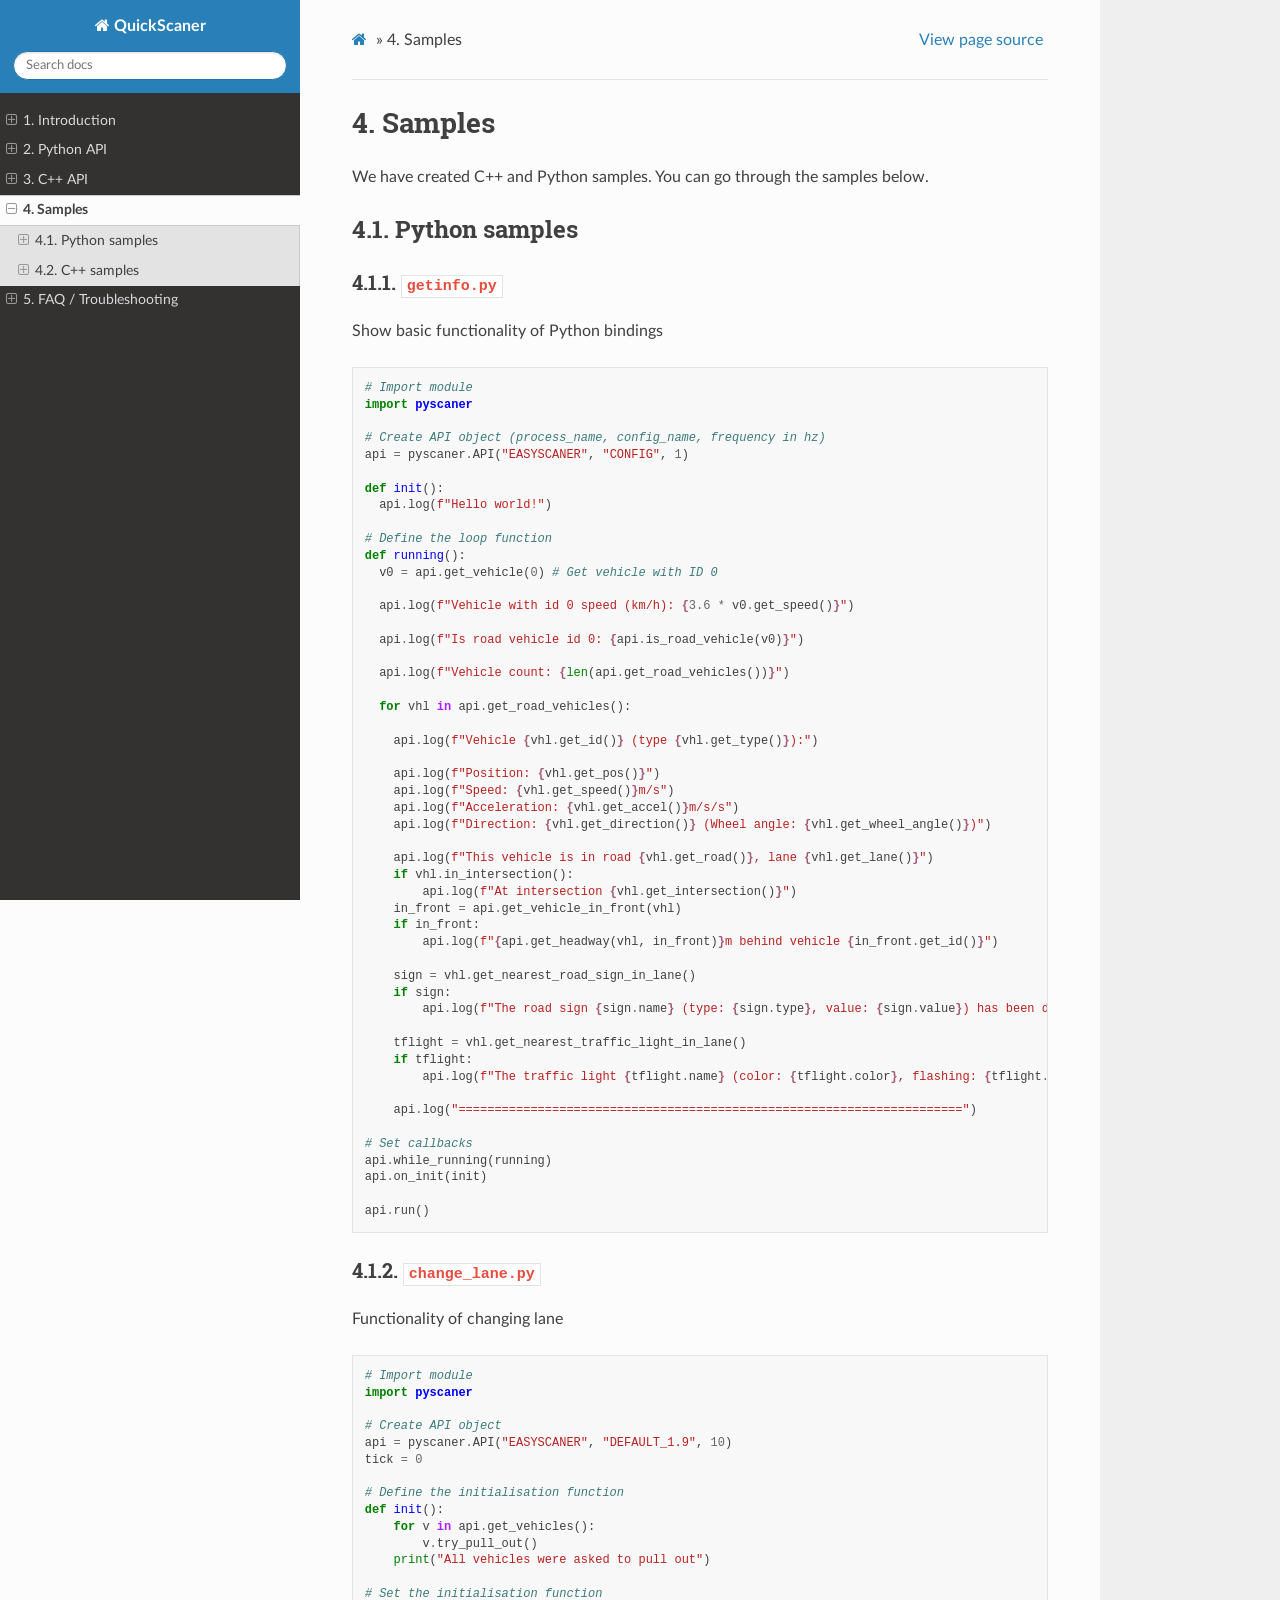
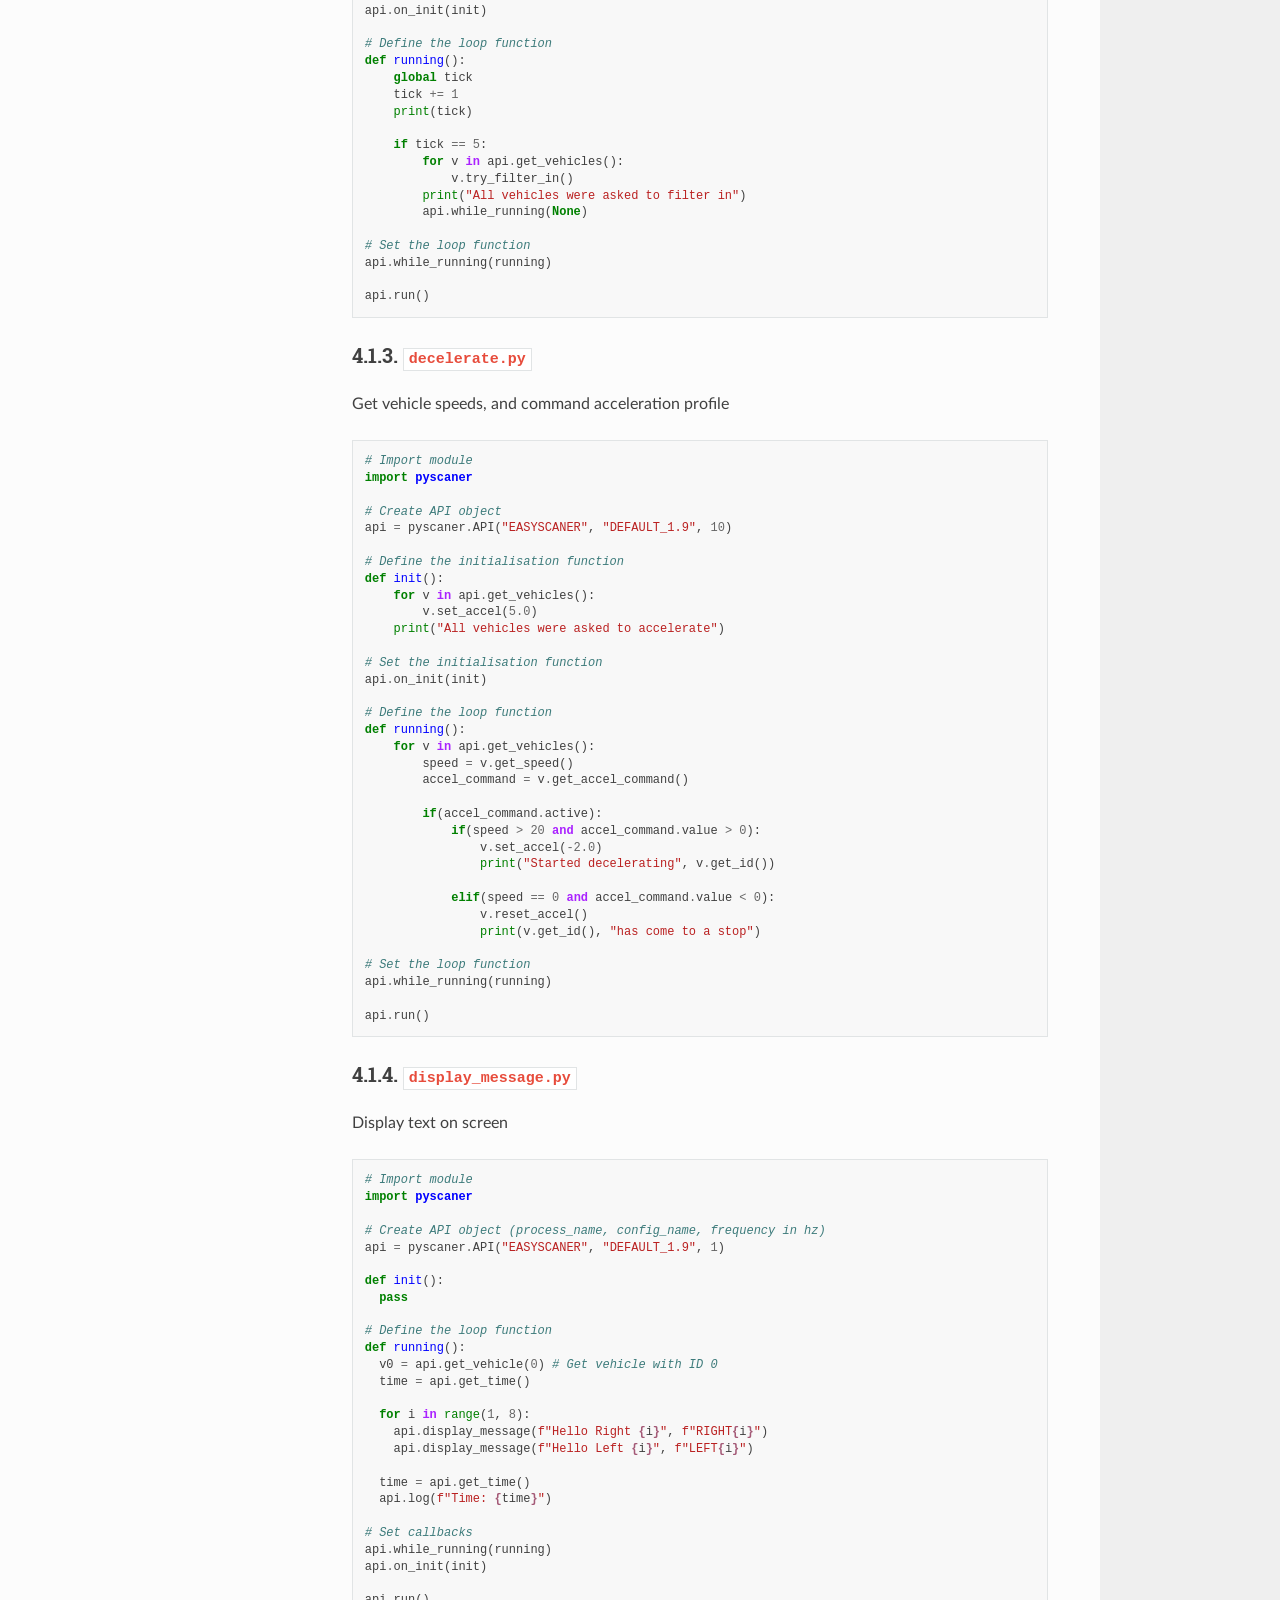
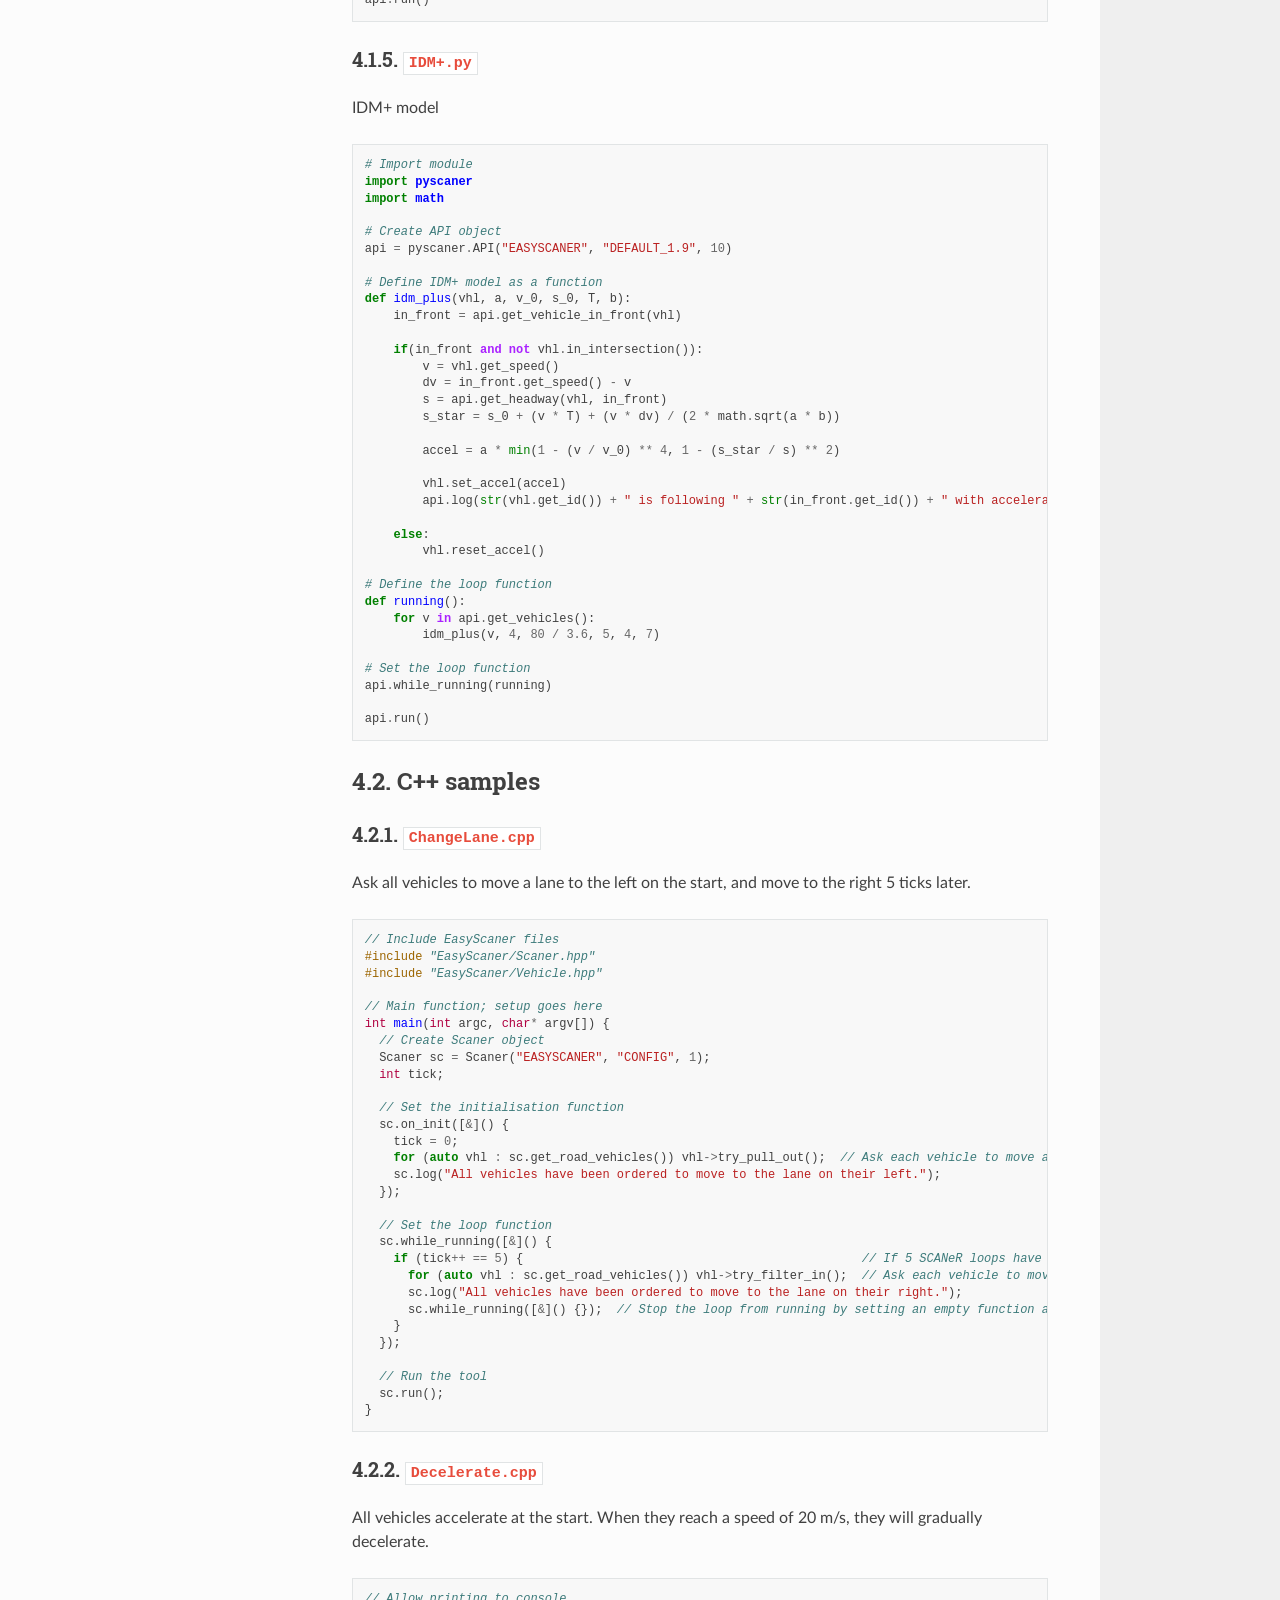
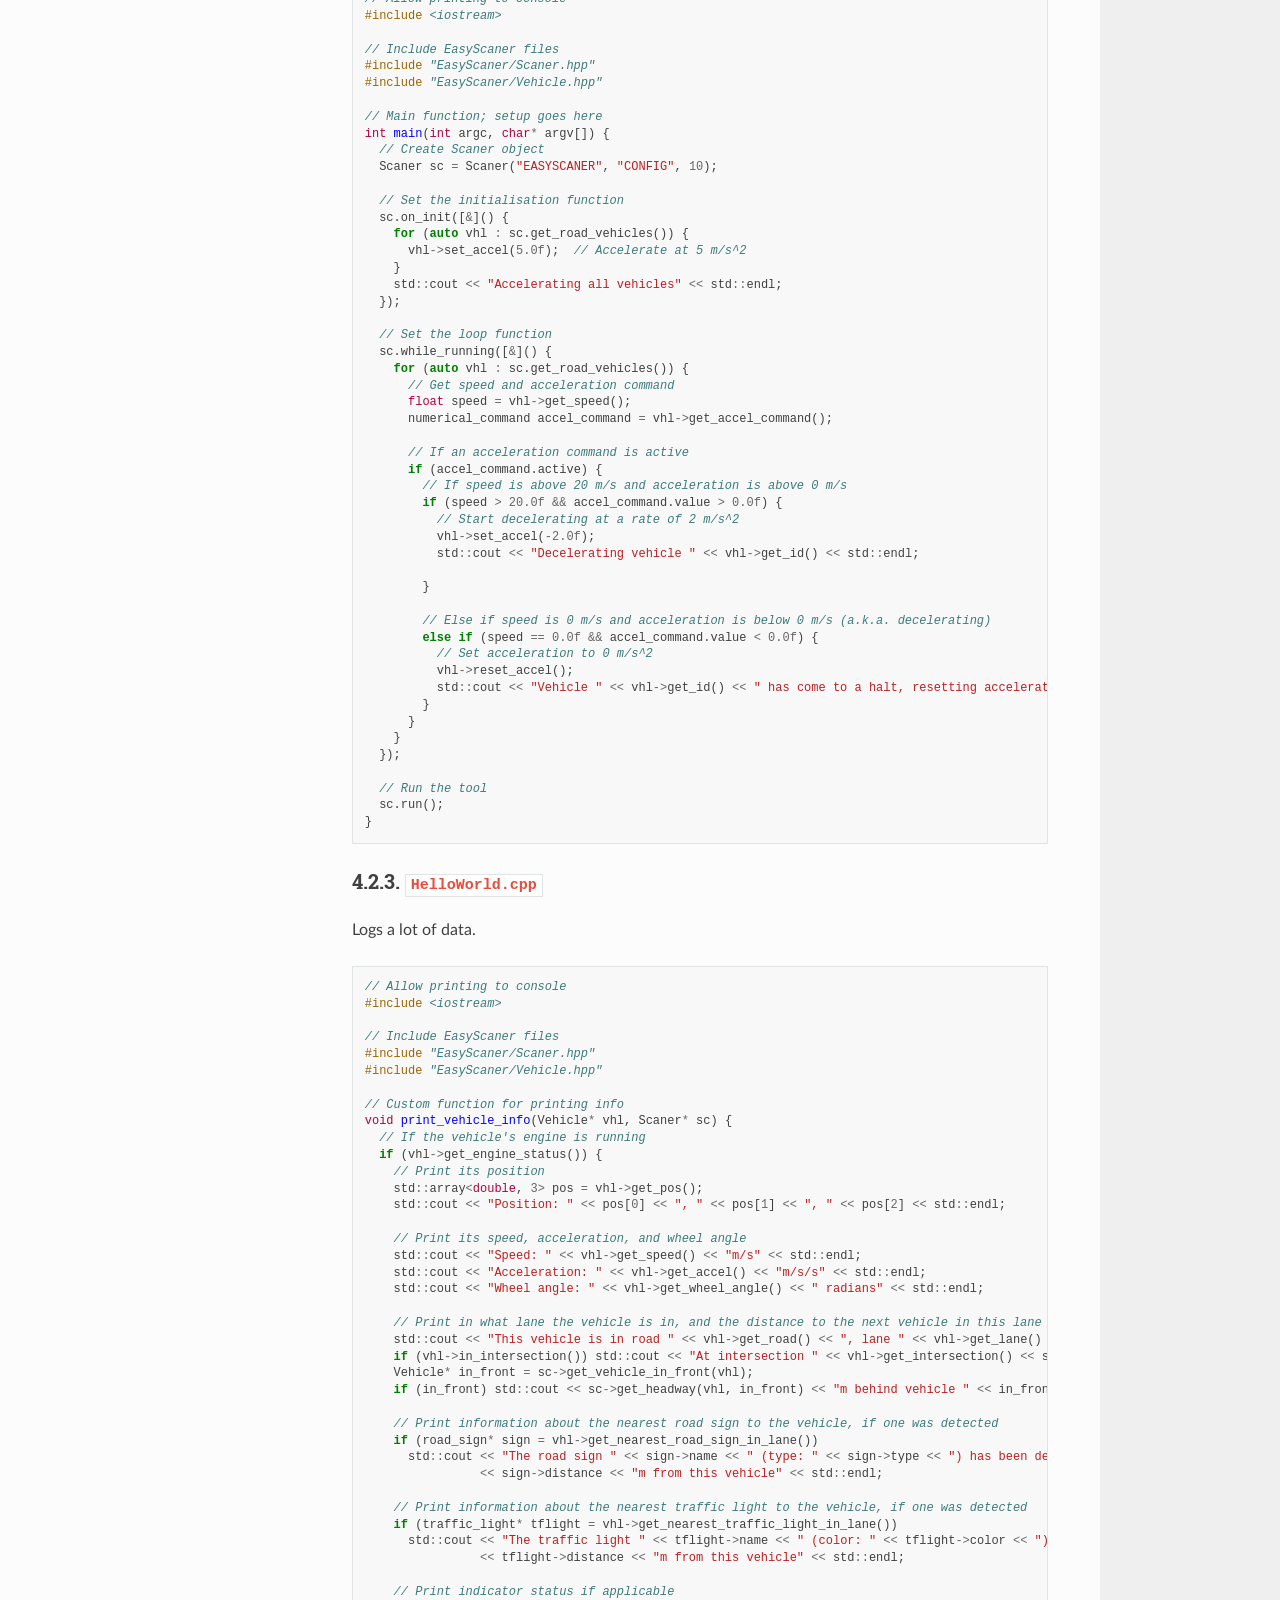
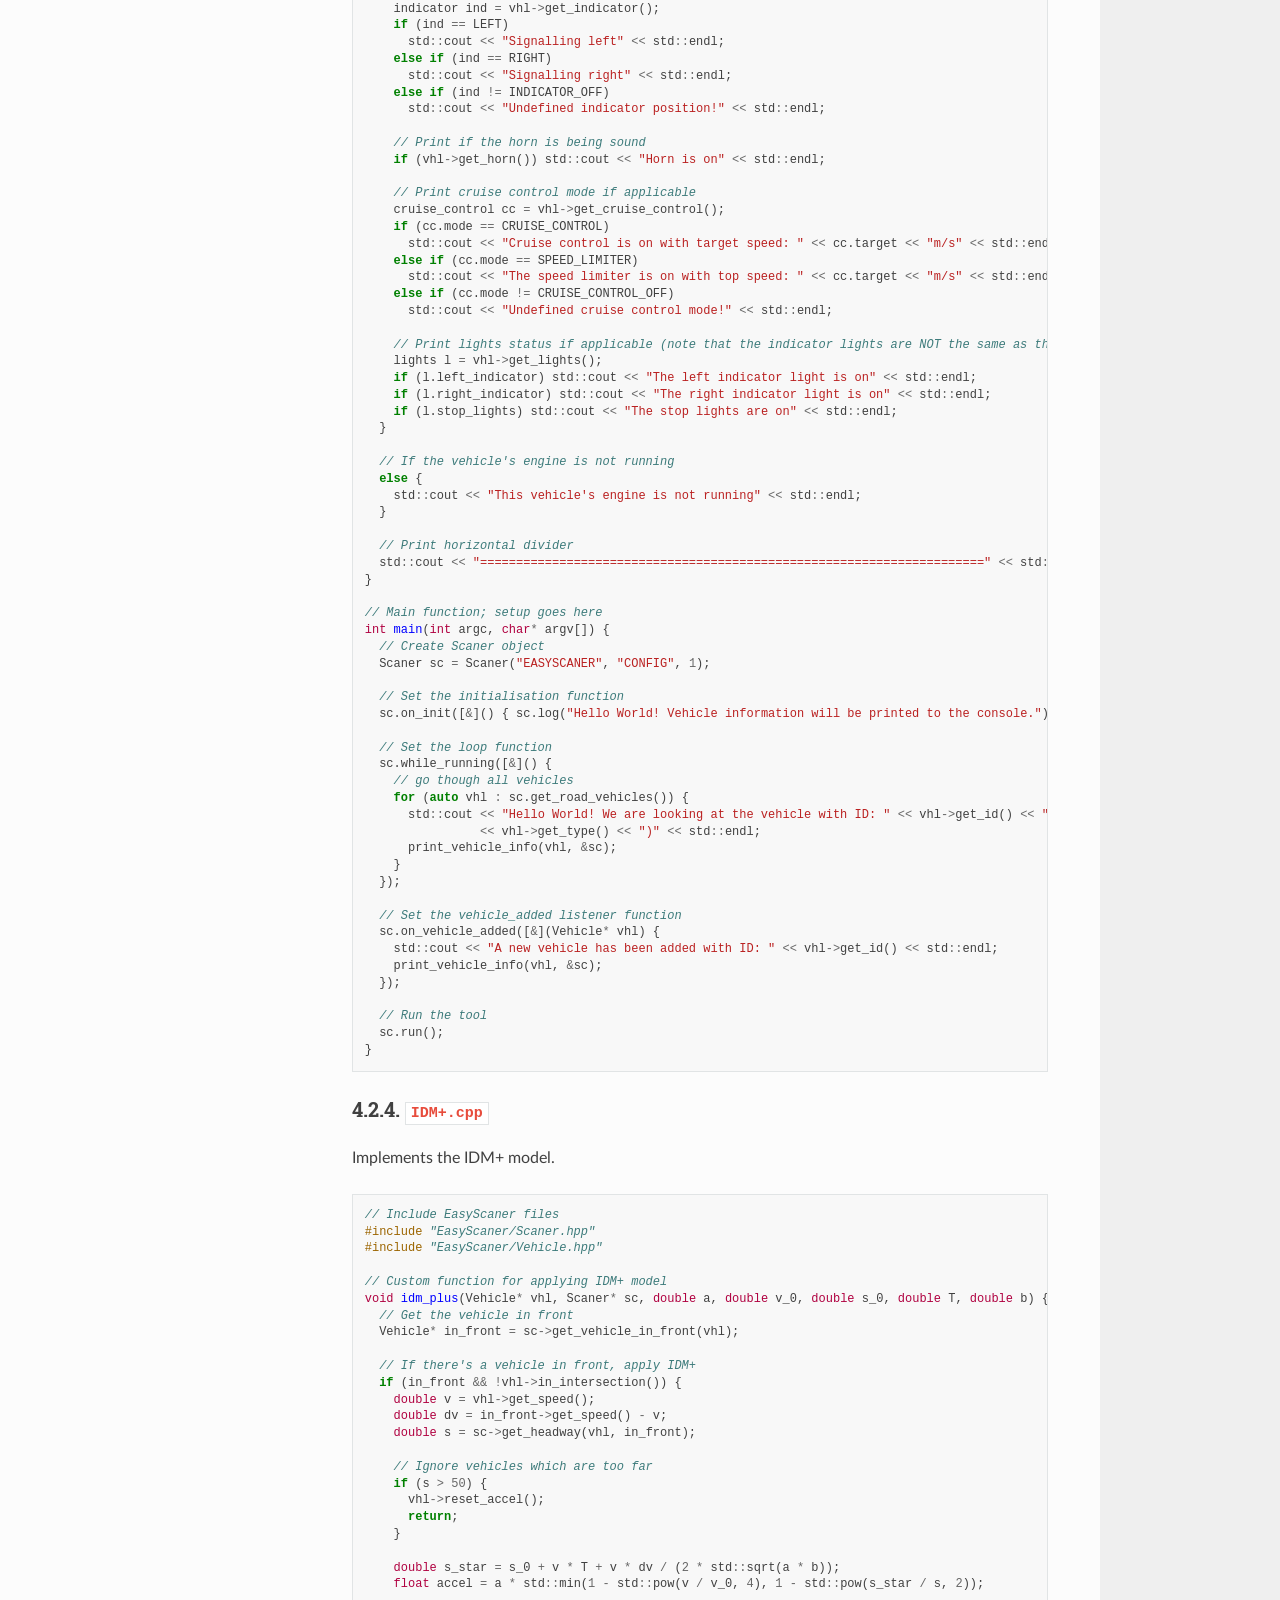
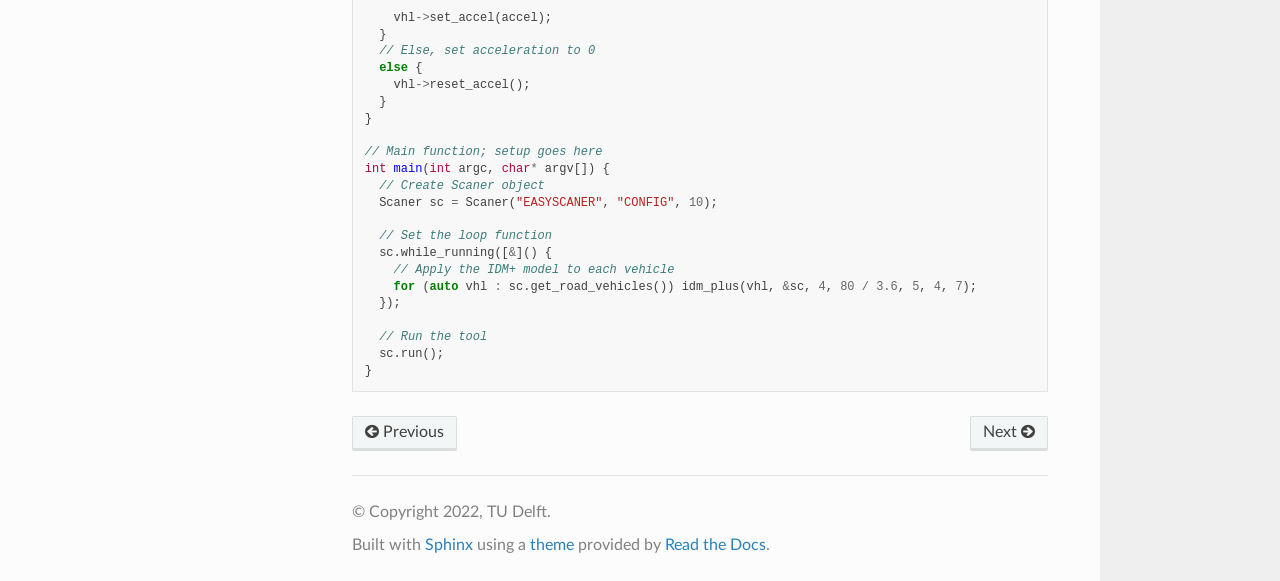
<file: docs-compiled/html/samples.html>
<!DOCTYPE html>
<html class="writer-html5" lang="en" >
<head>
  <meta charset="utf-8" /><meta name="generator" content="Docutils 0.17.1: http://docutils.sourceforge.net/" />

  <meta name="viewport" content="width=device-width, initial-scale=1.0" />
  <title>4. Samples &mdash; QuickScaner 0.1 documentation</title>
      <link rel="stylesheet" href="_static/pygments.css" type="text/css" />
      <link rel="stylesheet" href="_static/css/theme.css" type="text/css" />
      <link rel="stylesheet" href="_static/override.css" type="text/css" />
  <!--[if lt IE 9]>
    <script src="_static/js/html5shiv.min.js"></script>
  <![endif]-->
  
        <script data-url_root="./" id="documentation_options" src="_static/documentation_options.js"></script>
        <script src="_static/jquery.js"></script>
        <script src="_static/underscore.js"></script>
        <script src="_static/doctools.js"></script>
    <script src="_static/js/theme.js"></script>
    <link rel="index" title="Index" href="genindex.html" />
    <link rel="search" title="Search" href="search.html" />
    <link rel="next" title="5. ﻿FAQ / Troubleshooting" href="faq.html" />
    <link rel="prev" title="3. C++ API" href="cpp.html" /> 
</head>

<body class="wy-body-for-nav"> 
  <div class="wy-grid-for-nav">
    <nav data-toggle="wy-nav-shift" class="wy-nav-side">
      <div class="wy-side-scroll">
        <div class="wy-side-nav-search" >
            <a href="index.html" class="icon icon-home"> QuickScaner
          </a>
<div role="search">
  <form id="rtd-search-form" class="wy-form" action="search.html" method="get">
    <input type="text" name="q" placeholder="Search docs" />
    <input type="hidden" name="check_keywords" value="yes" />
    <input type="hidden" name="area" value="default" />
  </form>
</div>
        </div><div class="wy-menu wy-menu-vertical" data-spy="affix" role="navigation" aria-label="Navigation menu">
              <ul class="current">
<li class="toctree-l1"><a class="reference internal" href="intro.html">1. ﻿Introduction</a><ul>
<li class="toctree-l2"><a class="reference internal" href="intro.html#about">1.1. About</a></li>
<li class="toctree-l2"><a class="reference internal" href="intro.html#setup">1.2. Setup</a><ul>
<li class="toctree-l3"><a class="reference internal" href="intro.html#visual-studio">1.2.1. Visual Studio</a></li>
<li class="toctree-l3"><a class="reference internal" href="intro.html#use-executables">1.2.2. Use executables</a></li>
<li class="toctree-l3"><a class="reference internal" href="intro.html#use-python">1.2.3. Use Python</a></li>
<li class="toctree-l3"><a class="reference internal" href="intro.html#build-documentation">1.2.4. Build documentation</a><ul>
<li class="toctree-l4"><a class="reference internal" href="intro.html#download-and-setup-doxygen">1.2.4.1. Download and setup Doxygen</a></li>
<li class="toctree-l4"><a class="reference internal" href="intro.html#download-and-setup-python">1.2.4.2. Download and setup Python</a></li>
<li class="toctree-l4"><a class="reference internal" href="intro.html#download-and-setup-python-modules">1.2.4.3. Download and setup Python modules</a></li>
<li class="toctree-l4"><a class="reference internal" href="intro.html#generate-documentation">1.2.4.4. Generate documentation</a></li>
</ul>
</li>
</ul>
</li>
<li class="toctree-l2"><a class="reference internal" href="intro.html#support">1.3. Support</a></li>
</ul>
</li>
<li class="toctree-l1"><a class="reference internal" href="pyscaner.html">2. Python API</a><ul>
<li class="toctree-l2"><a class="reference internal" href="_generate_autosummary/pyscaner.API.html">2.1. pyscaner.API</a></li>
<li class="toctree-l2"><a class="reference internal" href="_generate_autosummary/pyscaner.SensorWaitMode.html">2.2. pyscaner.SensorWaitMode</a></li>
<li class="toctree-l2"><a class="reference internal" href="_generate_autosummary/pyscaner.Vehicle.html">2.3. pyscaner.Vehicle</a></li>
<li class="toctree-l2"><a class="reference internal" href="_generate_autosummary/pyscaner.VType.html">2.4. pyscaner.VType</a></li>
<li class="toctree-l2"><a class="reference internal" href="_generate_autosummary/pyscaner.CruiseControlMode.html">2.5. pyscaner.CruiseControlMode</a></li>
<li class="toctree-l2"><a class="reference internal" href="_generate_autosummary/pyscaner.Indicator.html">2.6. pyscaner.Indicator</a></li>
<li class="toctree-l2"><a class="reference internal" href="_generate_autosummary/pyscaner.LightsInfo.html">2.7. pyscaner.LightsInfo</a></li>
<li class="toctree-l2"><a class="reference internal" href="_generate_autosummary/pyscaner.NumericalCommand.html">2.8. pyscaner.NumericalCommand</a></li>
</ul>
</li>
<li class="toctree-l1"><a class="reference internal" href="cpp.html">3. C++ API</a><ul>
<li class="toctree-l2"><a class="reference internal" href="cpp.html#vehicle">3.1. Vehicle</a></li>
<li class="toctree-l2"><a class="reference internal" href="cpp.html#scaner">3.2. Scaner</a></li>
</ul>
</li>
<li class="toctree-l1 current"><a class="current reference internal" href="#">4. Samples</a><ul>
<li class="toctree-l2"><a class="reference internal" href="#python-samples">4.1. Python samples</a><ul>
<li class="toctree-l3"><a class="reference internal" href="#getinfo-py">4.1.1. <code class="docutils literal notranslate"><span class="pre">getinfo.py</span></code></a></li>
<li class="toctree-l3"><a class="reference internal" href="#change-lane-py">4.1.2. <code class="docutils literal notranslate"><span class="pre">change_lane.py</span></code></a></li>
<li class="toctree-l3"><a class="reference internal" href="#decelerate-py">4.1.3. <code class="docutils literal notranslate"><span class="pre">decelerate.py</span></code></a></li>
<li class="toctree-l3"><a class="reference internal" href="#display-message-py">4.1.4. <code class="docutils literal notranslate"><span class="pre">display_message.py</span></code></a></li>
<li class="toctree-l3"><a class="reference internal" href="#idm-py">4.1.5. <code class="docutils literal notranslate"><span class="pre">IDM+.py</span></code></a></li>
</ul>
</li>
<li class="toctree-l2"><a class="reference internal" href="#c-samples">4.2. C++ samples</a><ul>
<li class="toctree-l3"><a class="reference internal" href="#changelane-cpp">4.2.1. <code class="docutils literal notranslate"><span class="pre">ChangeLane.cpp</span></code></a></li>
<li class="toctree-l3"><a class="reference internal" href="#decelerate-cpp">4.2.2. <code class="docutils literal notranslate"><span class="pre">Decelerate.cpp</span></code></a></li>
<li class="toctree-l3"><a class="reference internal" href="#helloworld-cpp">4.2.3. <code class="docutils literal notranslate"><span class="pre">HelloWorld.cpp</span></code></a></li>
<li class="toctree-l3"><a class="reference internal" href="#idm-cpp">4.2.4. <code class="docutils literal notranslate"><span class="pre">IDM+.cpp</span></code></a></li>
</ul>
</li>
</ul>
</li>
<li class="toctree-l1"><a class="reference internal" href="faq.html">5. ﻿FAQ / Troubleshooting</a><ul>
<li class="toctree-l2"><a class="reference internal" href="faq.html#difference-between-vehicles-and-road-vehicles-in-api">5.1. Difference between <code class="docutils literal notranslate"><span class="pre">vehicles</span></code> and <code class="docutils literal notranslate"><span class="pre">road_vehicles</span></code> in API.</a></li>
<li class="toctree-l2"><a class="reference internal" href="faq.html#modulenotfounderror-no-module-named-pyscaner">5.2. ModuleNotFoundError: No module named ‘pyscaner’</a></li>
<li class="toctree-l2"><a class="reference internal" href="faq.html#cmake-studio-dir-environment-varible-is-not-found">5.3. CMake STUDIO_DIR environment varible is not found.</a></li>
</ul>
</li>
</ul>

        </div>
      </div>
    </nav>

    <section data-toggle="wy-nav-shift" class="wy-nav-content-wrap"><nav class="wy-nav-top" aria-label="Mobile navigation menu" >
          <i data-toggle="wy-nav-top" class="fa fa-bars"></i>
          <a href="index.html">QuickScaner</a>
      </nav>

      <div class="wy-nav-content">
        <div class="rst-content">
          <div role="navigation" aria-label="Page navigation">
  <ul class="wy-breadcrumbs">
      <li><a href="index.html" class="icon icon-home"></a> &raquo;</li>
      <li><span class="section-number">4. </span>Samples</li>
      <li class="wy-breadcrumbs-aside">
            <a href="_sources/samples.rst.txt" rel="nofollow"> View page source</a>
      </li>
  </ul>
  <hr/>
</div>
          <div role="main" class="document" itemscope="itemscope" itemtype="http://schema.org/Article">
           <div itemprop="articleBody">
             
  <section id="samples">
<h1><span class="section-number">4. </span>Samples<a class="headerlink" href="#samples" title="Permalink to this headline"></a></h1>
<p>We have created C++ and Python samples. You can go through the samples below.</p>
<section id="python-samples">
<h2><span class="section-number">4.1. </span>Python samples<a class="headerlink" href="#python-samples" title="Permalink to this headline"></a></h2>
<section id="getinfo-py">
<h3><span class="section-number">4.1.1. </span><code class="docutils literal notranslate"><span class="pre">getinfo.py</span></code><a class="headerlink" href="#getinfo-py" title="Permalink to this headline"></a></h3>
<p>Show basic functionality of Python bindings</p>
<div class="highlight-python notranslate"><div class="highlight"><pre><span></span><span class="c1"># Import module</span>
<span class="kn">import</span> <span class="nn">pyscaner</span>

<span class="c1"># Create API object (process_name, config_name, frequency in hz)</span>
<span class="n">api</span> <span class="o">=</span> <span class="n">pyscaner</span><span class="o">.</span><span class="n">API</span><span class="p">(</span><span class="s2">&quot;EASYSCANER&quot;</span><span class="p">,</span> <span class="s2">&quot;CONFIG&quot;</span><span class="p">,</span> <span class="mi">1</span><span class="p">)</span>

<span class="k">def</span> <span class="nf">init</span><span class="p">():</span>
  <span class="n">api</span><span class="o">.</span><span class="n">log</span><span class="p">(</span><span class="sa">f</span><span class="s2">&quot;Hello world!&quot;</span><span class="p">)</span>

<span class="c1"># Define the loop function</span>
<span class="k">def</span> <span class="nf">running</span><span class="p">():</span>
  <span class="n">v0</span> <span class="o">=</span> <span class="n">api</span><span class="o">.</span><span class="n">get_vehicle</span><span class="p">(</span><span class="mi">0</span><span class="p">)</span> <span class="c1"># Get vehicle with ID 0</span>

  <span class="n">api</span><span class="o">.</span><span class="n">log</span><span class="p">(</span><span class="sa">f</span><span class="s2">&quot;Vehicle with id 0 speed (km/h): </span><span class="si">{</span><span class="mf">3.6</span> <span class="o">*</span> <span class="n">v0</span><span class="o">.</span><span class="n">get_speed</span><span class="p">()</span><span class="si">}</span><span class="s2">&quot;</span><span class="p">)</span>

  <span class="n">api</span><span class="o">.</span><span class="n">log</span><span class="p">(</span><span class="sa">f</span><span class="s2">&quot;Is road vehicle id 0: </span><span class="si">{</span><span class="n">api</span><span class="o">.</span><span class="n">is_road_vehicle</span><span class="p">(</span><span class="n">v0</span><span class="p">)</span><span class="si">}</span><span class="s2">&quot;</span><span class="p">)</span>

  <span class="n">api</span><span class="o">.</span><span class="n">log</span><span class="p">(</span><span class="sa">f</span><span class="s2">&quot;Vehicle count: </span><span class="si">{</span><span class="nb">len</span><span class="p">(</span><span class="n">api</span><span class="o">.</span><span class="n">get_road_vehicles</span><span class="p">())</span><span class="si">}</span><span class="s2">&quot;</span><span class="p">)</span>

  <span class="k">for</span> <span class="n">vhl</span> <span class="ow">in</span> <span class="n">api</span><span class="o">.</span><span class="n">get_road_vehicles</span><span class="p">():</span>

    <span class="n">api</span><span class="o">.</span><span class="n">log</span><span class="p">(</span><span class="sa">f</span><span class="s2">&quot;Vehicle </span><span class="si">{</span><span class="n">vhl</span><span class="o">.</span><span class="n">get_id</span><span class="p">()</span><span class="si">}</span><span class="s2"> (type </span><span class="si">{</span><span class="n">vhl</span><span class="o">.</span><span class="n">get_type</span><span class="p">()</span><span class="si">}</span><span class="s2">):&quot;</span><span class="p">)</span>

    <span class="n">api</span><span class="o">.</span><span class="n">log</span><span class="p">(</span><span class="sa">f</span><span class="s2">&quot;Position: </span><span class="si">{</span><span class="n">vhl</span><span class="o">.</span><span class="n">get_pos</span><span class="p">()</span><span class="si">}</span><span class="s2">&quot;</span><span class="p">)</span>
    <span class="n">api</span><span class="o">.</span><span class="n">log</span><span class="p">(</span><span class="sa">f</span><span class="s2">&quot;Speed: </span><span class="si">{</span><span class="n">vhl</span><span class="o">.</span><span class="n">get_speed</span><span class="p">()</span><span class="si">}</span><span class="s2">m/s&quot;</span><span class="p">)</span>
    <span class="n">api</span><span class="o">.</span><span class="n">log</span><span class="p">(</span><span class="sa">f</span><span class="s2">&quot;Acceleration: </span><span class="si">{</span><span class="n">vhl</span><span class="o">.</span><span class="n">get_accel</span><span class="p">()</span><span class="si">}</span><span class="s2">m/s/s&quot;</span><span class="p">)</span>
    <span class="n">api</span><span class="o">.</span><span class="n">log</span><span class="p">(</span><span class="sa">f</span><span class="s2">&quot;Direction: </span><span class="si">{</span><span class="n">vhl</span><span class="o">.</span><span class="n">get_direction</span><span class="p">()</span><span class="si">}</span><span class="s2"> (Wheel angle: </span><span class="si">{</span><span class="n">vhl</span><span class="o">.</span><span class="n">get_wheel_angle</span><span class="p">()</span><span class="si">}</span><span class="s2">)&quot;</span><span class="p">)</span>

    <span class="n">api</span><span class="o">.</span><span class="n">log</span><span class="p">(</span><span class="sa">f</span><span class="s2">&quot;This vehicle is in road </span><span class="si">{</span><span class="n">vhl</span><span class="o">.</span><span class="n">get_road</span><span class="p">()</span><span class="si">}</span><span class="s2">, lane </span><span class="si">{</span><span class="n">vhl</span><span class="o">.</span><span class="n">get_lane</span><span class="p">()</span><span class="si">}</span><span class="s2">&quot;</span><span class="p">)</span>
    <span class="k">if</span> <span class="n">vhl</span><span class="o">.</span><span class="n">in_intersection</span><span class="p">():</span>
        <span class="n">api</span><span class="o">.</span><span class="n">log</span><span class="p">(</span><span class="sa">f</span><span class="s2">&quot;At intersection </span><span class="si">{</span><span class="n">vhl</span><span class="o">.</span><span class="n">get_intersection</span><span class="p">()</span><span class="si">}</span><span class="s2">&quot;</span><span class="p">)</span>
    <span class="n">in_front</span> <span class="o">=</span> <span class="n">api</span><span class="o">.</span><span class="n">get_vehicle_in_front</span><span class="p">(</span><span class="n">vhl</span><span class="p">)</span>
    <span class="k">if</span> <span class="n">in_front</span><span class="p">:</span>
        <span class="n">api</span><span class="o">.</span><span class="n">log</span><span class="p">(</span><span class="sa">f</span><span class="s2">&quot;</span><span class="si">{</span><span class="n">api</span><span class="o">.</span><span class="n">get_headway</span><span class="p">(</span><span class="n">vhl</span><span class="p">,</span> <span class="n">in_front</span><span class="p">)</span><span class="si">}</span><span class="s2">m behind vehicle </span><span class="si">{</span><span class="n">in_front</span><span class="o">.</span><span class="n">get_id</span><span class="p">()</span><span class="si">}</span><span class="s2">&quot;</span><span class="p">)</span>

    <span class="n">sign</span> <span class="o">=</span> <span class="n">vhl</span><span class="o">.</span><span class="n">get_nearest_road_sign_in_lane</span><span class="p">()</span>
    <span class="k">if</span> <span class="n">sign</span><span class="p">:</span>
        <span class="n">api</span><span class="o">.</span><span class="n">log</span><span class="p">(</span><span class="sa">f</span><span class="s2">&quot;The road sign </span><span class="si">{</span><span class="n">sign</span><span class="o">.</span><span class="n">name</span><span class="si">}</span><span class="s2"> (type: </span><span class="si">{</span><span class="n">sign</span><span class="o">.</span><span class="n">type</span><span class="si">}</span><span class="s2">, value: </span><span class="si">{</span><span class="n">sign</span><span class="o">.</span><span class="n">value</span><span class="si">}</span><span class="s2">) has been detected </span><span class="si">{</span><span class="n">sign</span><span class="o">.</span><span class="n">distance</span><span class="si">}</span><span class="s2">m from this vehicle&quot;</span><span class="p">)</span>
    
    <span class="n">tflight</span> <span class="o">=</span> <span class="n">vhl</span><span class="o">.</span><span class="n">get_nearest_traffic_light_in_lane</span><span class="p">()</span>
    <span class="k">if</span> <span class="n">tflight</span><span class="p">:</span>
        <span class="n">api</span><span class="o">.</span><span class="n">log</span><span class="p">(</span><span class="sa">f</span><span class="s2">&quot;The traffic light </span><span class="si">{</span><span class="n">tflight</span><span class="o">.</span><span class="n">name</span><span class="si">}</span><span class="s2"> (color: </span><span class="si">{</span><span class="n">tflight</span><span class="o">.</span><span class="n">color</span><span class="si">}</span><span class="s2">, flashing: </span><span class="si">{</span><span class="n">tflight</span><span class="o">.</span><span class="n">flashing</span><span class="si">}</span><span class="s2">) has been detected </span><span class="si">{</span><span class="n">tflight</span><span class="o">.</span><span class="n">distance</span><span class="si">}</span><span class="s2">m from this vehicle&quot;</span><span class="p">)</span>

    <span class="n">api</span><span class="o">.</span><span class="n">log</span><span class="p">(</span><span class="s2">&quot;======================================================================&quot;</span><span class="p">)</span>

<span class="c1"># Set callbacks</span>
<span class="n">api</span><span class="o">.</span><span class="n">while_running</span><span class="p">(</span><span class="n">running</span><span class="p">)</span>
<span class="n">api</span><span class="o">.</span><span class="n">on_init</span><span class="p">(</span><span class="n">init</span><span class="p">)</span>

<span class="n">api</span><span class="o">.</span><span class="n">run</span><span class="p">()</span>
</pre></div>
</div>
</section>
<section id="change-lane-py">
<h3><span class="section-number">4.1.2. </span><code class="docutils literal notranslate"><span class="pre">change_lane.py</span></code><a class="headerlink" href="#change-lane-py" title="Permalink to this headline"></a></h3>
<p>Functionality of changing lane</p>
<div class="highlight-python notranslate"><div class="highlight"><pre><span></span><span class="c1"># Import module</span>
<span class="kn">import</span> <span class="nn">pyscaner</span>

<span class="c1"># Create API object</span>
<span class="n">api</span> <span class="o">=</span> <span class="n">pyscaner</span><span class="o">.</span><span class="n">API</span><span class="p">(</span><span class="s2">&quot;EASYSCANER&quot;</span><span class="p">,</span> <span class="s2">&quot;DEFAULT_1.9&quot;</span><span class="p">,</span> <span class="mi">10</span><span class="p">)</span>
<span class="n">tick</span> <span class="o">=</span> <span class="mi">0</span>

<span class="c1"># Define the initialisation function</span>
<span class="k">def</span> <span class="nf">init</span><span class="p">():</span>
    <span class="k">for</span> <span class="n">v</span> <span class="ow">in</span> <span class="n">api</span><span class="o">.</span><span class="n">get_vehicles</span><span class="p">():</span>
        <span class="n">v</span><span class="o">.</span><span class="n">try_pull_out</span><span class="p">()</span>
    <span class="nb">print</span><span class="p">(</span><span class="s2">&quot;All vehicles were asked to pull out&quot;</span><span class="p">)</span>

<span class="c1"># Set the initialisation function</span>
<span class="n">api</span><span class="o">.</span><span class="n">on_init</span><span class="p">(</span><span class="n">init</span><span class="p">)</span>

<span class="c1"># Define the loop function</span>
<span class="k">def</span> <span class="nf">running</span><span class="p">():</span>
    <span class="k">global</span> <span class="n">tick</span>
    <span class="n">tick</span> <span class="o">+=</span> <span class="mi">1</span>
    <span class="nb">print</span><span class="p">(</span><span class="n">tick</span><span class="p">)</span>

    <span class="k">if</span> <span class="n">tick</span> <span class="o">==</span> <span class="mi">5</span><span class="p">:</span>
        <span class="k">for</span> <span class="n">v</span> <span class="ow">in</span> <span class="n">api</span><span class="o">.</span><span class="n">get_vehicles</span><span class="p">():</span>
            <span class="n">v</span><span class="o">.</span><span class="n">try_filter_in</span><span class="p">()</span>
        <span class="nb">print</span><span class="p">(</span><span class="s2">&quot;All vehicles were asked to filter in&quot;</span><span class="p">)</span>
        <span class="n">api</span><span class="o">.</span><span class="n">while_running</span><span class="p">(</span><span class="kc">None</span><span class="p">)</span>

<span class="c1"># Set the loop function</span>
<span class="n">api</span><span class="o">.</span><span class="n">while_running</span><span class="p">(</span><span class="n">running</span><span class="p">)</span>

<span class="n">api</span><span class="o">.</span><span class="n">run</span><span class="p">()</span>
</pre></div>
</div>
</section>
<section id="decelerate-py">
<h3><span class="section-number">4.1.3. </span><code class="docutils literal notranslate"><span class="pre">decelerate.py</span></code><a class="headerlink" href="#decelerate-py" title="Permalink to this headline"></a></h3>
<p>Get vehicle speeds, and command acceleration profile</p>
<div class="highlight-python notranslate"><div class="highlight"><pre><span></span><span class="c1"># Import module</span>
<span class="kn">import</span> <span class="nn">pyscaner</span>

<span class="c1"># Create API object</span>
<span class="n">api</span> <span class="o">=</span> <span class="n">pyscaner</span><span class="o">.</span><span class="n">API</span><span class="p">(</span><span class="s2">&quot;EASYSCANER&quot;</span><span class="p">,</span> <span class="s2">&quot;DEFAULT_1.9&quot;</span><span class="p">,</span> <span class="mi">10</span><span class="p">)</span>

<span class="c1"># Define the initialisation function</span>
<span class="k">def</span> <span class="nf">init</span><span class="p">():</span>
    <span class="k">for</span> <span class="n">v</span> <span class="ow">in</span> <span class="n">api</span><span class="o">.</span><span class="n">get_vehicles</span><span class="p">():</span>
        <span class="n">v</span><span class="o">.</span><span class="n">set_accel</span><span class="p">(</span><span class="mf">5.0</span><span class="p">)</span>
    <span class="nb">print</span><span class="p">(</span><span class="s2">&quot;All vehicles were asked to accelerate&quot;</span><span class="p">)</span>

<span class="c1"># Set the initialisation function</span>
<span class="n">api</span><span class="o">.</span><span class="n">on_init</span><span class="p">(</span><span class="n">init</span><span class="p">)</span>

<span class="c1"># Define the loop function</span>
<span class="k">def</span> <span class="nf">running</span><span class="p">():</span>
    <span class="k">for</span> <span class="n">v</span> <span class="ow">in</span> <span class="n">api</span><span class="o">.</span><span class="n">get_vehicles</span><span class="p">():</span>
        <span class="n">speed</span> <span class="o">=</span> <span class="n">v</span><span class="o">.</span><span class="n">get_speed</span><span class="p">()</span>
        <span class="n">accel_command</span> <span class="o">=</span> <span class="n">v</span><span class="o">.</span><span class="n">get_accel_command</span><span class="p">()</span>

        <span class="k">if</span><span class="p">(</span><span class="n">accel_command</span><span class="o">.</span><span class="n">active</span><span class="p">):</span>
            <span class="k">if</span><span class="p">(</span><span class="n">speed</span> <span class="o">&gt;</span> <span class="mi">20</span> <span class="ow">and</span> <span class="n">accel_command</span><span class="o">.</span><span class="n">value</span> <span class="o">&gt;</span> <span class="mi">0</span><span class="p">):</span>
                <span class="n">v</span><span class="o">.</span><span class="n">set_accel</span><span class="p">(</span><span class="o">-</span><span class="mf">2.0</span><span class="p">)</span>
                <span class="nb">print</span><span class="p">(</span><span class="s2">&quot;Started decelerating&quot;</span><span class="p">,</span> <span class="n">v</span><span class="o">.</span><span class="n">get_id</span><span class="p">())</span>

            <span class="k">elif</span><span class="p">(</span><span class="n">speed</span> <span class="o">==</span> <span class="mi">0</span> <span class="ow">and</span> <span class="n">accel_command</span><span class="o">.</span><span class="n">value</span> <span class="o">&lt;</span> <span class="mi">0</span><span class="p">):</span>
                <span class="n">v</span><span class="o">.</span><span class="n">reset_accel</span><span class="p">()</span>
                <span class="nb">print</span><span class="p">(</span><span class="n">v</span><span class="o">.</span><span class="n">get_id</span><span class="p">(),</span> <span class="s2">&quot;has come to a stop&quot;</span><span class="p">)</span>

<span class="c1"># Set the loop function</span>
<span class="n">api</span><span class="o">.</span><span class="n">while_running</span><span class="p">(</span><span class="n">running</span><span class="p">)</span>

<span class="n">api</span><span class="o">.</span><span class="n">run</span><span class="p">()</span>
</pre></div>
</div>
</section>
<section id="display-message-py">
<h3><span class="section-number">4.1.4. </span><code class="docutils literal notranslate"><span class="pre">display_message.py</span></code><a class="headerlink" href="#display-message-py" title="Permalink to this headline"></a></h3>
<p>Display text on screen</p>
<div class="highlight-python notranslate"><div class="highlight"><pre><span></span><span class="c1"># Import module</span>
<span class="kn">import</span> <span class="nn">pyscaner</span>

<span class="c1"># Create API object (process_name, config_name, frequency in hz)</span>
<span class="n">api</span> <span class="o">=</span> <span class="n">pyscaner</span><span class="o">.</span><span class="n">API</span><span class="p">(</span><span class="s2">&quot;EASYSCANER&quot;</span><span class="p">,</span> <span class="s2">&quot;DEFAULT_1.9&quot;</span><span class="p">,</span> <span class="mi">1</span><span class="p">)</span>

<span class="k">def</span> <span class="nf">init</span><span class="p">():</span>
  <span class="k">pass</span>

<span class="c1"># Define the loop function</span>
<span class="k">def</span> <span class="nf">running</span><span class="p">():</span>
  <span class="n">v0</span> <span class="o">=</span> <span class="n">api</span><span class="o">.</span><span class="n">get_vehicle</span><span class="p">(</span><span class="mi">0</span><span class="p">)</span> <span class="c1"># Get vehicle with ID 0</span>
  <span class="n">time</span> <span class="o">=</span> <span class="n">api</span><span class="o">.</span><span class="n">get_time</span><span class="p">()</span>

  <span class="k">for</span> <span class="n">i</span> <span class="ow">in</span> <span class="nb">range</span><span class="p">(</span><span class="mi">1</span><span class="p">,</span> <span class="mi">8</span><span class="p">):</span>
    <span class="n">api</span><span class="o">.</span><span class="n">display_message</span><span class="p">(</span><span class="sa">f</span><span class="s2">&quot;Hello Right </span><span class="si">{</span><span class="n">i</span><span class="si">}</span><span class="s2">&quot;</span><span class="p">,</span> <span class="sa">f</span><span class="s2">&quot;RIGHT</span><span class="si">{</span><span class="n">i</span><span class="si">}</span><span class="s2">&quot;</span><span class="p">)</span>
    <span class="n">api</span><span class="o">.</span><span class="n">display_message</span><span class="p">(</span><span class="sa">f</span><span class="s2">&quot;Hello Left </span><span class="si">{</span><span class="n">i</span><span class="si">}</span><span class="s2">&quot;</span><span class="p">,</span> <span class="sa">f</span><span class="s2">&quot;LEFT</span><span class="si">{</span><span class="n">i</span><span class="si">}</span><span class="s2">&quot;</span><span class="p">)</span>

  <span class="n">time</span> <span class="o">=</span> <span class="n">api</span><span class="o">.</span><span class="n">get_time</span><span class="p">()</span>
  <span class="n">api</span><span class="o">.</span><span class="n">log</span><span class="p">(</span><span class="sa">f</span><span class="s2">&quot;Time: </span><span class="si">{</span><span class="n">time</span><span class="si">}</span><span class="s2">&quot;</span><span class="p">)</span>

<span class="c1"># Set callbacks</span>
<span class="n">api</span><span class="o">.</span><span class="n">while_running</span><span class="p">(</span><span class="n">running</span><span class="p">)</span>
<span class="n">api</span><span class="o">.</span><span class="n">on_init</span><span class="p">(</span><span class="n">init</span><span class="p">)</span>

<span class="n">api</span><span class="o">.</span><span class="n">run</span><span class="p">()</span>
</pre></div>
</div>
</section>
<section id="idm-py">
<h3><span class="section-number">4.1.5. </span><code class="docutils literal notranslate"><span class="pre">IDM+.py</span></code><a class="headerlink" href="#idm-py" title="Permalink to this headline"></a></h3>
<p>IDM+ model</p>
<div class="highlight-python notranslate"><div class="highlight"><pre><span></span><span class="c1"># Import module</span>
<span class="kn">import</span> <span class="nn">pyscaner</span>
<span class="kn">import</span> <span class="nn">math</span>

<span class="c1"># Create API object</span>
<span class="n">api</span> <span class="o">=</span> <span class="n">pyscaner</span><span class="o">.</span><span class="n">API</span><span class="p">(</span><span class="s2">&quot;EASYSCANER&quot;</span><span class="p">,</span> <span class="s2">&quot;DEFAULT_1.9&quot;</span><span class="p">,</span> <span class="mi">10</span><span class="p">)</span>

<span class="c1"># Define IDM+ model as a function</span>
<span class="k">def</span> <span class="nf">idm_plus</span><span class="p">(</span><span class="n">vhl</span><span class="p">,</span> <span class="n">a</span><span class="p">,</span> <span class="n">v_0</span><span class="p">,</span> <span class="n">s_0</span><span class="p">,</span> <span class="n">T</span><span class="p">,</span> <span class="n">b</span><span class="p">):</span>
    <span class="n">in_front</span> <span class="o">=</span> <span class="n">api</span><span class="o">.</span><span class="n">get_vehicle_in_front</span><span class="p">(</span><span class="n">vhl</span><span class="p">)</span>

    <span class="k">if</span><span class="p">(</span><span class="n">in_front</span> <span class="ow">and</span> <span class="ow">not</span> <span class="n">vhl</span><span class="o">.</span><span class="n">in_intersection</span><span class="p">()):</span>
        <span class="n">v</span> <span class="o">=</span> <span class="n">vhl</span><span class="o">.</span><span class="n">get_speed</span><span class="p">()</span>
        <span class="n">dv</span> <span class="o">=</span> <span class="n">in_front</span><span class="o">.</span><span class="n">get_speed</span><span class="p">()</span> <span class="o">-</span> <span class="n">v</span>
        <span class="n">s</span> <span class="o">=</span> <span class="n">api</span><span class="o">.</span><span class="n">get_headway</span><span class="p">(</span><span class="n">vhl</span><span class="p">,</span> <span class="n">in_front</span><span class="p">)</span>
        <span class="n">s_star</span> <span class="o">=</span> <span class="n">s_0</span> <span class="o">+</span> <span class="p">(</span><span class="n">v</span> <span class="o">*</span> <span class="n">T</span><span class="p">)</span> <span class="o">+</span> <span class="p">(</span><span class="n">v</span> <span class="o">*</span> <span class="n">dv</span><span class="p">)</span> <span class="o">/</span> <span class="p">(</span><span class="mi">2</span> <span class="o">*</span> <span class="n">math</span><span class="o">.</span><span class="n">sqrt</span><span class="p">(</span><span class="n">a</span> <span class="o">*</span> <span class="n">b</span><span class="p">))</span>

        <span class="n">accel</span> <span class="o">=</span> <span class="n">a</span> <span class="o">*</span> <span class="nb">min</span><span class="p">(</span><span class="mi">1</span> <span class="o">-</span> <span class="p">(</span><span class="n">v</span> <span class="o">/</span> <span class="n">v_0</span><span class="p">)</span> <span class="o">**</span> <span class="mi">4</span><span class="p">,</span> <span class="mi">1</span> <span class="o">-</span> <span class="p">(</span><span class="n">s_star</span> <span class="o">/</span> <span class="n">s</span><span class="p">)</span> <span class="o">**</span> <span class="mi">2</span><span class="p">)</span>

        <span class="n">vhl</span><span class="o">.</span><span class="n">set_accel</span><span class="p">(</span><span class="n">accel</span><span class="p">)</span>
        <span class="n">api</span><span class="o">.</span><span class="n">log</span><span class="p">(</span><span class="nb">str</span><span class="p">(</span><span class="n">vhl</span><span class="o">.</span><span class="n">get_id</span><span class="p">())</span> <span class="o">+</span> <span class="s2">&quot; is following &quot;</span> <span class="o">+</span> <span class="nb">str</span><span class="p">(</span><span class="n">in_front</span><span class="o">.</span><span class="n">get_id</span><span class="p">())</span> <span class="o">+</span> <span class="s2">&quot; with acceleration &quot;</span> <span class="o">+</span> <span class="nb">str</span><span class="p">(</span><span class="n">accel</span><span class="p">))</span>

    <span class="k">else</span><span class="p">:</span>
        <span class="n">vhl</span><span class="o">.</span><span class="n">reset_accel</span><span class="p">()</span>

<span class="c1"># Define the loop function</span>
<span class="k">def</span> <span class="nf">running</span><span class="p">():</span>
    <span class="k">for</span> <span class="n">v</span> <span class="ow">in</span> <span class="n">api</span><span class="o">.</span><span class="n">get_vehicles</span><span class="p">():</span>
        <span class="n">idm_plus</span><span class="p">(</span><span class="n">v</span><span class="p">,</span> <span class="mi">4</span><span class="p">,</span> <span class="mi">80</span> <span class="o">/</span> <span class="mf">3.6</span><span class="p">,</span> <span class="mi">5</span><span class="p">,</span> <span class="mi">4</span><span class="p">,</span> <span class="mi">7</span><span class="p">)</span>

<span class="c1"># Set the loop function</span>
<span class="n">api</span><span class="o">.</span><span class="n">while_running</span><span class="p">(</span><span class="n">running</span><span class="p">)</span>

<span class="n">api</span><span class="o">.</span><span class="n">run</span><span class="p">()</span>
</pre></div>
</div>
</section>
</section>
<section id="c-samples">
<h2><span class="section-number">4.2. </span>C++ samples<a class="headerlink" href="#c-samples" title="Permalink to this headline"></a></h2>
<section id="changelane-cpp">
<h3><span class="section-number">4.2.1. </span><code class="docutils literal notranslate"><span class="pre">ChangeLane.cpp</span></code><a class="headerlink" href="#changelane-cpp" title="Permalink to this headline"></a></h3>
<p>Ask all vehicles to move a lane to the left on the start, and move to the right 5 ticks later.</p>
<div class="highlight-cpp notranslate"><div class="highlight"><pre><span></span><span class="c1">// Include EasyScaner files</span>
<span class="cp">#include</span><span class="w"> </span><span class="cpf">&quot;EasyScaner/Scaner.hpp&quot;</span><span class="cp"></span>
<span class="cp">#include</span><span class="w"> </span><span class="cpf">&quot;EasyScaner/Vehicle.hpp&quot;</span><span class="cp"></span>

<span class="c1">// Main function; setup goes here</span>
<span class="kt">int</span><span class="w"> </span><span class="nf">main</span><span class="p">(</span><span class="kt">int</span><span class="w"> </span><span class="n">argc</span><span class="p">,</span><span class="w"> </span><span class="kt">char</span><span class="o">*</span><span class="w"> </span><span class="n">argv</span><span class="p">[])</span><span class="w"> </span><span class="p">{</span><span class="w"></span>
<span class="w">  </span><span class="c1">// Create Scaner object</span>
<span class="w">  </span><span class="n">Scaner</span><span class="w"> </span><span class="n">sc</span><span class="w"> </span><span class="o">=</span><span class="w"> </span><span class="n">Scaner</span><span class="p">(</span><span class="s">&quot;EASYSCANER&quot;</span><span class="p">,</span><span class="w"> </span><span class="s">&quot;CONFIG&quot;</span><span class="p">,</span><span class="w"> </span><span class="mi">1</span><span class="p">);</span><span class="w"></span>
<span class="w">  </span><span class="kt">int</span><span class="w"> </span><span class="n">tick</span><span class="p">;</span><span class="w"></span>

<span class="w">  </span><span class="c1">// Set the initialisation function</span>
<span class="w">  </span><span class="n">sc</span><span class="p">.</span><span class="n">on_init</span><span class="p">([</span><span class="o">&amp;</span><span class="p">]()</span><span class="w"> </span><span class="p">{</span><span class="w"></span>
<span class="w">    </span><span class="n">tick</span><span class="w"> </span><span class="o">=</span><span class="w"> </span><span class="mi">0</span><span class="p">;</span><span class="w"></span>
<span class="w">    </span><span class="k">for</span><span class="w"> </span><span class="p">(</span><span class="k">auto</span><span class="w"> </span><span class="n">vhl</span><span class="w"> </span><span class="o">:</span><span class="w"> </span><span class="n">sc</span><span class="p">.</span><span class="n">get_road_vehicles</span><span class="p">())</span><span class="w"> </span><span class="n">vhl</span><span class="o">-&gt;</span><span class="n">try_pull_out</span><span class="p">();</span><span class="w">  </span><span class="c1">// Ask each vehicle to move a lane to the left</span>
<span class="w">    </span><span class="n">sc</span><span class="p">.</span><span class="n">log</span><span class="p">(</span><span class="s">&quot;All vehicles have been ordered to move to the lane on their left.&quot;</span><span class="p">);</span><span class="w"></span>
<span class="w">  </span><span class="p">});</span><span class="w"></span>

<span class="w">  </span><span class="c1">// Set the loop function</span>
<span class="w">  </span><span class="n">sc</span><span class="p">.</span><span class="n">while_running</span><span class="p">([</span><span class="o">&amp;</span><span class="p">]()</span><span class="w"> </span><span class="p">{</span><span class="w"></span>
<span class="w">    </span><span class="k">if</span><span class="w"> </span><span class="p">(</span><span class="n">tick</span><span class="o">++</span><span class="w"> </span><span class="o">==</span><span class="w"> </span><span class="mi">5</span><span class="p">)</span><span class="w"> </span><span class="p">{</span><span class="w">                                               </span><span class="c1">// If 5 SCANeR loops have passed</span>
<span class="w">      </span><span class="k">for</span><span class="w"> </span><span class="p">(</span><span class="k">auto</span><span class="w"> </span><span class="n">vhl</span><span class="w"> </span><span class="o">:</span><span class="w"> </span><span class="n">sc</span><span class="p">.</span><span class="n">get_road_vehicles</span><span class="p">())</span><span class="w"> </span><span class="n">vhl</span><span class="o">-&gt;</span><span class="n">try_filter_in</span><span class="p">();</span><span class="w">  </span><span class="c1">// Ask each vehicle to move a lane to the right</span>
<span class="w">      </span><span class="n">sc</span><span class="p">.</span><span class="n">log</span><span class="p">(</span><span class="s">&quot;All vehicles have been ordered to move to the lane on their right.&quot;</span><span class="p">);</span><span class="w"></span>
<span class="w">      </span><span class="n">sc</span><span class="p">.</span><span class="n">while_running</span><span class="p">([</span><span class="o">&amp;</span><span class="p">]()</span><span class="w"> </span><span class="p">{});</span><span class="w">  </span><span class="c1">// Stop the loop from running by setting an empty function as callback</span>
<span class="w">    </span><span class="p">}</span><span class="w"></span>
<span class="w">  </span><span class="p">});</span><span class="w"></span>

<span class="w">  </span><span class="c1">// Run the tool</span>
<span class="w">  </span><span class="n">sc</span><span class="p">.</span><span class="n">run</span><span class="p">();</span><span class="w"></span>
<span class="p">}</span><span class="w"></span>
</pre></div>
</div>
</section>
<section id="decelerate-cpp">
<h3><span class="section-number">4.2.2. </span><code class="docutils literal notranslate"><span class="pre">Decelerate.cpp</span></code><a class="headerlink" href="#decelerate-cpp" title="Permalink to this headline"></a></h3>
<p>All vehicles accelerate at the start. When they reach a speed of 20 m/s, they will gradually decelerate.</p>
<div class="highlight-cpp notranslate"><div class="highlight"><pre><span></span><span class="c1">// Allow printing to console</span>
<span class="cp">#include</span><span class="w"> </span><span class="cpf">&lt;iostream&gt;</span><span class="cp"></span>

<span class="c1">// Include EasyScaner files</span>
<span class="cp">#include</span><span class="w"> </span><span class="cpf">&quot;EasyScaner/Scaner.hpp&quot;</span><span class="cp"></span>
<span class="cp">#include</span><span class="w"> </span><span class="cpf">&quot;EasyScaner/Vehicle.hpp&quot;</span><span class="cp"></span>

<span class="c1">// Main function; setup goes here</span>
<span class="kt">int</span><span class="w"> </span><span class="nf">main</span><span class="p">(</span><span class="kt">int</span><span class="w"> </span><span class="n">argc</span><span class="p">,</span><span class="w"> </span><span class="kt">char</span><span class="o">*</span><span class="w"> </span><span class="n">argv</span><span class="p">[])</span><span class="w"> </span><span class="p">{</span><span class="w"></span>
<span class="w">  </span><span class="c1">// Create Scaner object</span>
<span class="w">  </span><span class="n">Scaner</span><span class="w"> </span><span class="n">sc</span><span class="w"> </span><span class="o">=</span><span class="w"> </span><span class="n">Scaner</span><span class="p">(</span><span class="s">&quot;EASYSCANER&quot;</span><span class="p">,</span><span class="w"> </span><span class="s">&quot;CONFIG&quot;</span><span class="p">,</span><span class="w"> </span><span class="mi">10</span><span class="p">);</span><span class="w"></span>

<span class="w">  </span><span class="c1">// Set the initialisation function</span>
<span class="w">  </span><span class="n">sc</span><span class="p">.</span><span class="n">on_init</span><span class="p">([</span><span class="o">&amp;</span><span class="p">]()</span><span class="w"> </span><span class="p">{</span><span class="w"></span>
<span class="w">    </span><span class="k">for</span><span class="w"> </span><span class="p">(</span><span class="k">auto</span><span class="w"> </span><span class="n">vhl</span><span class="w"> </span><span class="o">:</span><span class="w"> </span><span class="n">sc</span><span class="p">.</span><span class="n">get_road_vehicles</span><span class="p">())</span><span class="w"> </span><span class="p">{</span><span class="w"></span>
<span class="w">      </span><span class="n">vhl</span><span class="o">-&gt;</span><span class="n">set_accel</span><span class="p">(</span><span class="mf">5.0f</span><span class="p">);</span><span class="w">  </span><span class="c1">// Accelerate at 5 m/s^2</span>
<span class="w">    </span><span class="p">}</span><span class="w"></span>
<span class="w">    </span><span class="n">std</span><span class="o">::</span><span class="n">cout</span><span class="w"> </span><span class="o">&lt;&lt;</span><span class="w"> </span><span class="s">&quot;Accelerating all vehicles&quot;</span><span class="w"> </span><span class="o">&lt;&lt;</span><span class="w"> </span><span class="n">std</span><span class="o">::</span><span class="n">endl</span><span class="p">;</span><span class="w"></span>
<span class="w">  </span><span class="p">});</span><span class="w"></span>

<span class="w">  </span><span class="c1">// Set the loop function</span>
<span class="w">  </span><span class="n">sc</span><span class="p">.</span><span class="n">while_running</span><span class="p">([</span><span class="o">&amp;</span><span class="p">]()</span><span class="w"> </span><span class="p">{</span><span class="w"></span>
<span class="w">    </span><span class="k">for</span><span class="w"> </span><span class="p">(</span><span class="k">auto</span><span class="w"> </span><span class="n">vhl</span><span class="w"> </span><span class="o">:</span><span class="w"> </span><span class="n">sc</span><span class="p">.</span><span class="n">get_road_vehicles</span><span class="p">())</span><span class="w"> </span><span class="p">{</span><span class="w"></span>
<span class="w">      </span><span class="c1">// Get speed and acceleration command</span>
<span class="w">      </span><span class="kt">float</span><span class="w"> </span><span class="n">speed</span><span class="w"> </span><span class="o">=</span><span class="w"> </span><span class="n">vhl</span><span class="o">-&gt;</span><span class="n">get_speed</span><span class="p">();</span><span class="w"></span>
<span class="w">      </span><span class="n">numerical_command</span><span class="w"> </span><span class="n">accel_command</span><span class="w"> </span><span class="o">=</span><span class="w"> </span><span class="n">vhl</span><span class="o">-&gt;</span><span class="n">get_accel_command</span><span class="p">();</span><span class="w"></span>

<span class="w">      </span><span class="c1">// If an acceleration command is active</span>
<span class="w">      </span><span class="k">if</span><span class="w"> </span><span class="p">(</span><span class="n">accel_command</span><span class="p">.</span><span class="n">active</span><span class="p">)</span><span class="w"> </span><span class="p">{</span><span class="w"></span>
<span class="w">        </span><span class="c1">// If speed is above 20 m/s and acceleration is above 0 m/s</span>
<span class="w">        </span><span class="k">if</span><span class="w"> </span><span class="p">(</span><span class="n">speed</span><span class="w"> </span><span class="o">&gt;</span><span class="w"> </span><span class="mf">20.0f</span><span class="w"> </span><span class="o">&amp;&amp;</span><span class="w"> </span><span class="n">accel_command</span><span class="p">.</span><span class="n">value</span><span class="w"> </span><span class="o">&gt;</span><span class="w"> </span><span class="mf">0.0f</span><span class="p">)</span><span class="w"> </span><span class="p">{</span><span class="w"></span>
<span class="w">          </span><span class="c1">// Start decelerating at a rate of 2 m/s^2</span>
<span class="w">          </span><span class="n">vhl</span><span class="o">-&gt;</span><span class="n">set_accel</span><span class="p">(</span><span class="mf">-2.0f</span><span class="p">);</span><span class="w"></span>
<span class="w">          </span><span class="n">std</span><span class="o">::</span><span class="n">cout</span><span class="w"> </span><span class="o">&lt;&lt;</span><span class="w"> </span><span class="s">&quot;Decelerating vehicle &quot;</span><span class="w"> </span><span class="o">&lt;&lt;</span><span class="w"> </span><span class="n">vhl</span><span class="o">-&gt;</span><span class="n">get_id</span><span class="p">()</span><span class="w"> </span><span class="o">&lt;&lt;</span><span class="w"> </span><span class="n">std</span><span class="o">::</span><span class="n">endl</span><span class="p">;</span><span class="w"></span>

<span class="w">        </span><span class="p">}</span><span class="w"></span>

<span class="w">        </span><span class="c1">// Else if speed is 0 m/s and acceleration is below 0 m/s (a.k.a. decelerating)</span>
<span class="w">        </span><span class="k">else</span><span class="w"> </span><span class="k">if</span><span class="w"> </span><span class="p">(</span><span class="n">speed</span><span class="w"> </span><span class="o">==</span><span class="w"> </span><span class="mf">0.0f</span><span class="w"> </span><span class="o">&amp;&amp;</span><span class="w"> </span><span class="n">accel_command</span><span class="p">.</span><span class="n">value</span><span class="w"> </span><span class="o">&lt;</span><span class="w"> </span><span class="mf">0.0f</span><span class="p">)</span><span class="w"> </span><span class="p">{</span><span class="w"></span>
<span class="w">          </span><span class="c1">// Set acceleration to 0 m/s^2</span>
<span class="w">          </span><span class="n">vhl</span><span class="o">-&gt;</span><span class="n">reset_accel</span><span class="p">();</span><span class="w"></span>
<span class="w">          </span><span class="n">std</span><span class="o">::</span><span class="n">cout</span><span class="w"> </span><span class="o">&lt;&lt;</span><span class="w"> </span><span class="s">&quot;Vehicle &quot;</span><span class="w"> </span><span class="o">&lt;&lt;</span><span class="w"> </span><span class="n">vhl</span><span class="o">-&gt;</span><span class="n">get_id</span><span class="p">()</span><span class="w"> </span><span class="o">&lt;&lt;</span><span class="w"> </span><span class="s">&quot; has come to a halt, resetting acceleration&quot;</span><span class="w"> </span><span class="o">&lt;&lt;</span><span class="w"> </span><span class="n">std</span><span class="o">::</span><span class="n">endl</span><span class="p">;</span><span class="w"></span>
<span class="w">        </span><span class="p">}</span><span class="w"></span>
<span class="w">      </span><span class="p">}</span><span class="w"></span>
<span class="w">    </span><span class="p">}</span><span class="w"></span>
<span class="w">  </span><span class="p">});</span><span class="w"></span>

<span class="w">  </span><span class="c1">// Run the tool</span>
<span class="w">  </span><span class="n">sc</span><span class="p">.</span><span class="n">run</span><span class="p">();</span><span class="w"></span>
<span class="p">}</span><span class="w"></span>
</pre></div>
</div>
</section>
<section id="helloworld-cpp">
<h3><span class="section-number">4.2.3. </span><code class="docutils literal notranslate"><span class="pre">HelloWorld.cpp</span></code><a class="headerlink" href="#helloworld-cpp" title="Permalink to this headline"></a></h3>
<p>Logs a lot of data.</p>
<div class="highlight-cpp notranslate"><div class="highlight"><pre><span></span><span class="c1">// Allow printing to console</span>
<span class="cp">#include</span><span class="w"> </span><span class="cpf">&lt;iostream&gt;</span><span class="cp"></span>

<span class="c1">// Include EasyScaner files</span>
<span class="cp">#include</span><span class="w"> </span><span class="cpf">&quot;EasyScaner/Scaner.hpp&quot;</span><span class="cp"></span>
<span class="cp">#include</span><span class="w"> </span><span class="cpf">&quot;EasyScaner/Vehicle.hpp&quot;</span><span class="cp"></span>

<span class="c1">// Custom function for printing info</span>
<span class="kt">void</span><span class="w"> </span><span class="nf">print_vehicle_info</span><span class="p">(</span><span class="n">Vehicle</span><span class="o">*</span><span class="w"> </span><span class="n">vhl</span><span class="p">,</span><span class="w"> </span><span class="n">Scaner</span><span class="o">*</span><span class="w"> </span><span class="n">sc</span><span class="p">)</span><span class="w"> </span><span class="p">{</span><span class="w"></span>
<span class="w">  </span><span class="c1">// If the vehicle&#39;s engine is running</span>
<span class="w">  </span><span class="k">if</span><span class="w"> </span><span class="p">(</span><span class="n">vhl</span><span class="o">-&gt;</span><span class="n">get_engine_status</span><span class="p">())</span><span class="w"> </span><span class="p">{</span><span class="w"></span>
<span class="w">    </span><span class="c1">// Print its position</span>
<span class="w">    </span><span class="n">std</span><span class="o">::</span><span class="n">array</span><span class="o">&lt;</span><span class="kt">double</span><span class="p">,</span><span class="w"> </span><span class="mi">3</span><span class="o">&gt;</span><span class="w"> </span><span class="n">pos</span><span class="w"> </span><span class="o">=</span><span class="w"> </span><span class="n">vhl</span><span class="o">-&gt;</span><span class="n">get_pos</span><span class="p">();</span><span class="w"></span>
<span class="w">    </span><span class="n">std</span><span class="o">::</span><span class="n">cout</span><span class="w"> </span><span class="o">&lt;&lt;</span><span class="w"> </span><span class="s">&quot;Position: &quot;</span><span class="w"> </span><span class="o">&lt;&lt;</span><span class="w"> </span><span class="n">pos</span><span class="p">[</span><span class="mi">0</span><span class="p">]</span><span class="w"> </span><span class="o">&lt;&lt;</span><span class="w"> </span><span class="s">&quot;, &quot;</span><span class="w"> </span><span class="o">&lt;&lt;</span><span class="w"> </span><span class="n">pos</span><span class="p">[</span><span class="mi">1</span><span class="p">]</span><span class="w"> </span><span class="o">&lt;&lt;</span><span class="w"> </span><span class="s">&quot;, &quot;</span><span class="w"> </span><span class="o">&lt;&lt;</span><span class="w"> </span><span class="n">pos</span><span class="p">[</span><span class="mi">2</span><span class="p">]</span><span class="w"> </span><span class="o">&lt;&lt;</span><span class="w"> </span><span class="n">std</span><span class="o">::</span><span class="n">endl</span><span class="p">;</span><span class="w"></span>

<span class="w">    </span><span class="c1">// Print its speed, acceleration, and wheel angle</span>
<span class="w">    </span><span class="n">std</span><span class="o">::</span><span class="n">cout</span><span class="w"> </span><span class="o">&lt;&lt;</span><span class="w"> </span><span class="s">&quot;Speed: &quot;</span><span class="w"> </span><span class="o">&lt;&lt;</span><span class="w"> </span><span class="n">vhl</span><span class="o">-&gt;</span><span class="n">get_speed</span><span class="p">()</span><span class="w"> </span><span class="o">&lt;&lt;</span><span class="w"> </span><span class="s">&quot;m/s&quot;</span><span class="w"> </span><span class="o">&lt;&lt;</span><span class="w"> </span><span class="n">std</span><span class="o">::</span><span class="n">endl</span><span class="p">;</span><span class="w"></span>
<span class="w">    </span><span class="n">std</span><span class="o">::</span><span class="n">cout</span><span class="w"> </span><span class="o">&lt;&lt;</span><span class="w"> </span><span class="s">&quot;Acceleration: &quot;</span><span class="w"> </span><span class="o">&lt;&lt;</span><span class="w"> </span><span class="n">vhl</span><span class="o">-&gt;</span><span class="n">get_accel</span><span class="p">()</span><span class="w"> </span><span class="o">&lt;&lt;</span><span class="w"> </span><span class="s">&quot;m/s/s&quot;</span><span class="w"> </span><span class="o">&lt;&lt;</span><span class="w"> </span><span class="n">std</span><span class="o">::</span><span class="n">endl</span><span class="p">;</span><span class="w"></span>
<span class="w">    </span><span class="n">std</span><span class="o">::</span><span class="n">cout</span><span class="w"> </span><span class="o">&lt;&lt;</span><span class="w"> </span><span class="s">&quot;Wheel angle: &quot;</span><span class="w"> </span><span class="o">&lt;&lt;</span><span class="w"> </span><span class="n">vhl</span><span class="o">-&gt;</span><span class="n">get_wheel_angle</span><span class="p">()</span><span class="w"> </span><span class="o">&lt;&lt;</span><span class="w"> </span><span class="s">&quot; radians&quot;</span><span class="w"> </span><span class="o">&lt;&lt;</span><span class="w"> </span><span class="n">std</span><span class="o">::</span><span class="n">endl</span><span class="p">;</span><span class="w"></span>

<span class="w">    </span><span class="c1">// Print in what lane the vehicle is in, and the distance to the next vehicle in this lane</span>
<span class="w">    </span><span class="n">std</span><span class="o">::</span><span class="n">cout</span><span class="w"> </span><span class="o">&lt;&lt;</span><span class="w"> </span><span class="s">&quot;This vehicle is in road &quot;</span><span class="w"> </span><span class="o">&lt;&lt;</span><span class="w"> </span><span class="n">vhl</span><span class="o">-&gt;</span><span class="n">get_road</span><span class="p">()</span><span class="w"> </span><span class="o">&lt;&lt;</span><span class="w"> </span><span class="s">&quot;, lane &quot;</span><span class="w"> </span><span class="o">&lt;&lt;</span><span class="w"> </span><span class="n">vhl</span><span class="o">-&gt;</span><span class="n">get_lane</span><span class="p">()</span><span class="w"> </span><span class="o">&lt;&lt;</span><span class="w"> </span><span class="n">std</span><span class="o">::</span><span class="n">endl</span><span class="p">;</span><span class="w"></span>
<span class="w">    </span><span class="k">if</span><span class="w"> </span><span class="p">(</span><span class="n">vhl</span><span class="o">-&gt;</span><span class="n">in_intersection</span><span class="p">())</span><span class="w"> </span><span class="n">std</span><span class="o">::</span><span class="n">cout</span><span class="w"> </span><span class="o">&lt;&lt;</span><span class="w"> </span><span class="s">&quot;At intersection &quot;</span><span class="w"> </span><span class="o">&lt;&lt;</span><span class="w"> </span><span class="n">vhl</span><span class="o">-&gt;</span><span class="n">get_intersection</span><span class="p">()</span><span class="w"> </span><span class="o">&lt;&lt;</span><span class="w"> </span><span class="n">std</span><span class="o">::</span><span class="n">endl</span><span class="p">;</span><span class="w"></span>
<span class="w">    </span><span class="n">Vehicle</span><span class="o">*</span><span class="w"> </span><span class="n">in_front</span><span class="w"> </span><span class="o">=</span><span class="w"> </span><span class="n">sc</span><span class="o">-&gt;</span><span class="n">get_vehicle_in_front</span><span class="p">(</span><span class="n">vhl</span><span class="p">);</span><span class="w"></span>
<span class="w">    </span><span class="k">if</span><span class="w"> </span><span class="p">(</span><span class="n">in_front</span><span class="p">)</span><span class="w"> </span><span class="n">std</span><span class="o">::</span><span class="n">cout</span><span class="w"> </span><span class="o">&lt;&lt;</span><span class="w"> </span><span class="n">sc</span><span class="o">-&gt;</span><span class="n">get_headway</span><span class="p">(</span><span class="n">vhl</span><span class="p">,</span><span class="w"> </span><span class="n">in_front</span><span class="p">)</span><span class="w"> </span><span class="o">&lt;&lt;</span><span class="w"> </span><span class="s">&quot;m behind vehicle &quot;</span><span class="w"> </span><span class="o">&lt;&lt;</span><span class="w"> </span><span class="n">in_front</span><span class="o">-&gt;</span><span class="n">get_id</span><span class="p">()</span><span class="w"> </span><span class="o">&lt;&lt;</span><span class="w"> </span><span class="n">std</span><span class="o">::</span><span class="n">endl</span><span class="p">;</span><span class="w"></span>

<span class="w">    </span><span class="c1">// Print information about the nearest road sign to the vehicle, if one was detected</span>
<span class="w">    </span><span class="k">if</span><span class="w"> </span><span class="p">(</span><span class="n">road_sign</span><span class="o">*</span><span class="w"> </span><span class="n">sign</span><span class="w"> </span><span class="o">=</span><span class="w"> </span><span class="n">vhl</span><span class="o">-&gt;</span><span class="n">get_nearest_road_sign_in_lane</span><span class="p">())</span><span class="w"></span>
<span class="w">      </span><span class="n">std</span><span class="o">::</span><span class="n">cout</span><span class="w"> </span><span class="o">&lt;&lt;</span><span class="w"> </span><span class="s">&quot;The road sign &quot;</span><span class="w"> </span><span class="o">&lt;&lt;</span><span class="w"> </span><span class="n">sign</span><span class="o">-&gt;</span><span class="n">name</span><span class="w"> </span><span class="o">&lt;&lt;</span><span class="w"> </span><span class="s">&quot; (type: &quot;</span><span class="w"> </span><span class="o">&lt;&lt;</span><span class="w"> </span><span class="n">sign</span><span class="o">-&gt;</span><span class="n">type</span><span class="w"> </span><span class="o">&lt;&lt;</span><span class="w"> </span><span class="s">&quot;) has been detected &quot;</span><span class="w"></span>
<span class="w">                </span><span class="o">&lt;&lt;</span><span class="w"> </span><span class="n">sign</span><span class="o">-&gt;</span><span class="n">distance</span><span class="w"> </span><span class="o">&lt;&lt;</span><span class="w"> </span><span class="s">&quot;m from this vehicle&quot;</span><span class="w"> </span><span class="o">&lt;&lt;</span><span class="w"> </span><span class="n">std</span><span class="o">::</span><span class="n">endl</span><span class="p">;</span><span class="w"></span>

<span class="w">    </span><span class="c1">// Print information about the nearest traffic light to the vehicle, if one was detected</span>
<span class="w">    </span><span class="k">if</span><span class="w"> </span><span class="p">(</span><span class="n">traffic_light</span><span class="o">*</span><span class="w"> </span><span class="n">tflight</span><span class="w"> </span><span class="o">=</span><span class="w"> </span><span class="n">vhl</span><span class="o">-&gt;</span><span class="n">get_nearest_traffic_light_in_lane</span><span class="p">())</span><span class="w"></span>
<span class="w">      </span><span class="n">std</span><span class="o">::</span><span class="n">cout</span><span class="w"> </span><span class="o">&lt;&lt;</span><span class="w"> </span><span class="s">&quot;The traffic light &quot;</span><span class="w"> </span><span class="o">&lt;&lt;</span><span class="w"> </span><span class="n">tflight</span><span class="o">-&gt;</span><span class="n">name</span><span class="w"> </span><span class="o">&lt;&lt;</span><span class="w"> </span><span class="s">&quot; (color: &quot;</span><span class="w"> </span><span class="o">&lt;&lt;</span><span class="w"> </span><span class="n">tflight</span><span class="o">-&gt;</span><span class="n">color</span><span class="w"> </span><span class="o">&lt;&lt;</span><span class="w"> </span><span class="s">&quot;) has been detected &quot;</span><span class="w"></span>
<span class="w">                </span><span class="o">&lt;&lt;</span><span class="w"> </span><span class="n">tflight</span><span class="o">-&gt;</span><span class="n">distance</span><span class="w"> </span><span class="o">&lt;&lt;</span><span class="w"> </span><span class="s">&quot;m from this vehicle&quot;</span><span class="w"> </span><span class="o">&lt;&lt;</span><span class="w"> </span><span class="n">std</span><span class="o">::</span><span class="n">endl</span><span class="p">;</span><span class="w"></span>

<span class="w">    </span><span class="c1">// Print indicator status if applicable</span>
<span class="w">    </span><span class="n">indicator</span><span class="w"> </span><span class="n">ind</span><span class="w"> </span><span class="o">=</span><span class="w"> </span><span class="n">vhl</span><span class="o">-&gt;</span><span class="n">get_indicator</span><span class="p">();</span><span class="w"></span>
<span class="w">    </span><span class="k">if</span><span class="w"> </span><span class="p">(</span><span class="n">ind</span><span class="w"> </span><span class="o">==</span><span class="w"> </span><span class="n">LEFT</span><span class="p">)</span><span class="w"></span>
<span class="w">      </span><span class="n">std</span><span class="o">::</span><span class="n">cout</span><span class="w"> </span><span class="o">&lt;&lt;</span><span class="w"> </span><span class="s">&quot;Signalling left&quot;</span><span class="w"> </span><span class="o">&lt;&lt;</span><span class="w"> </span><span class="n">std</span><span class="o">::</span><span class="n">endl</span><span class="p">;</span><span class="w"></span>
<span class="w">    </span><span class="k">else</span><span class="w"> </span><span class="k">if</span><span class="w"> </span><span class="p">(</span><span class="n">ind</span><span class="w"> </span><span class="o">==</span><span class="w"> </span><span class="n">RIGHT</span><span class="p">)</span><span class="w"></span>
<span class="w">      </span><span class="n">std</span><span class="o">::</span><span class="n">cout</span><span class="w"> </span><span class="o">&lt;&lt;</span><span class="w"> </span><span class="s">&quot;Signalling right&quot;</span><span class="w"> </span><span class="o">&lt;&lt;</span><span class="w"> </span><span class="n">std</span><span class="o">::</span><span class="n">endl</span><span class="p">;</span><span class="w"></span>
<span class="w">    </span><span class="k">else</span><span class="w"> </span><span class="k">if</span><span class="w"> </span><span class="p">(</span><span class="n">ind</span><span class="w"> </span><span class="o">!=</span><span class="w"> </span><span class="n">INDICATOR_OFF</span><span class="p">)</span><span class="w"></span>
<span class="w">      </span><span class="n">std</span><span class="o">::</span><span class="n">cout</span><span class="w"> </span><span class="o">&lt;&lt;</span><span class="w"> </span><span class="s">&quot;Undefined indicator position!&quot;</span><span class="w"> </span><span class="o">&lt;&lt;</span><span class="w"> </span><span class="n">std</span><span class="o">::</span><span class="n">endl</span><span class="p">;</span><span class="w"></span>

<span class="w">    </span><span class="c1">// Print if the horn is being sound</span>
<span class="w">    </span><span class="k">if</span><span class="w"> </span><span class="p">(</span><span class="n">vhl</span><span class="o">-&gt;</span><span class="n">get_horn</span><span class="p">())</span><span class="w"> </span><span class="n">std</span><span class="o">::</span><span class="n">cout</span><span class="w"> </span><span class="o">&lt;&lt;</span><span class="w"> </span><span class="s">&quot;Horn is on&quot;</span><span class="w"> </span><span class="o">&lt;&lt;</span><span class="w"> </span><span class="n">std</span><span class="o">::</span><span class="n">endl</span><span class="p">;</span><span class="w"></span>

<span class="w">    </span><span class="c1">// Print cruise control mode if applicable</span>
<span class="w">    </span><span class="n">cruise_control</span><span class="w"> </span><span class="n">cc</span><span class="w"> </span><span class="o">=</span><span class="w"> </span><span class="n">vhl</span><span class="o">-&gt;</span><span class="n">get_cruise_control</span><span class="p">();</span><span class="w"></span>
<span class="w">    </span><span class="k">if</span><span class="w"> </span><span class="p">(</span><span class="n">cc</span><span class="p">.</span><span class="n">mode</span><span class="w"> </span><span class="o">==</span><span class="w"> </span><span class="n">CRUISE_CONTROL</span><span class="p">)</span><span class="w"></span>
<span class="w">      </span><span class="n">std</span><span class="o">::</span><span class="n">cout</span><span class="w"> </span><span class="o">&lt;&lt;</span><span class="w"> </span><span class="s">&quot;Cruise control is on with target speed: &quot;</span><span class="w"> </span><span class="o">&lt;&lt;</span><span class="w"> </span><span class="n">cc</span><span class="p">.</span><span class="n">target</span><span class="w"> </span><span class="o">&lt;&lt;</span><span class="w"> </span><span class="s">&quot;m/s&quot;</span><span class="w"> </span><span class="o">&lt;&lt;</span><span class="w"> </span><span class="n">std</span><span class="o">::</span><span class="n">endl</span><span class="p">;</span><span class="w"></span>
<span class="w">    </span><span class="k">else</span><span class="w"> </span><span class="k">if</span><span class="w"> </span><span class="p">(</span><span class="n">cc</span><span class="p">.</span><span class="n">mode</span><span class="w"> </span><span class="o">==</span><span class="w"> </span><span class="n">SPEED_LIMITER</span><span class="p">)</span><span class="w"></span>
<span class="w">      </span><span class="n">std</span><span class="o">::</span><span class="n">cout</span><span class="w"> </span><span class="o">&lt;&lt;</span><span class="w"> </span><span class="s">&quot;The speed limiter is on with top speed: &quot;</span><span class="w"> </span><span class="o">&lt;&lt;</span><span class="w"> </span><span class="n">cc</span><span class="p">.</span><span class="n">target</span><span class="w"> </span><span class="o">&lt;&lt;</span><span class="w"> </span><span class="s">&quot;m/s&quot;</span><span class="w"> </span><span class="o">&lt;&lt;</span><span class="w"> </span><span class="n">std</span><span class="o">::</span><span class="n">endl</span><span class="p">;</span><span class="w"></span>
<span class="w">    </span><span class="k">else</span><span class="w"> </span><span class="k">if</span><span class="w"> </span><span class="p">(</span><span class="n">cc</span><span class="p">.</span><span class="n">mode</span><span class="w"> </span><span class="o">!=</span><span class="w"> </span><span class="n">CRUISE_CONTROL_OFF</span><span class="p">)</span><span class="w"></span>
<span class="w">      </span><span class="n">std</span><span class="o">::</span><span class="n">cout</span><span class="w"> </span><span class="o">&lt;&lt;</span><span class="w"> </span><span class="s">&quot;Undefined cruise control mode!&quot;</span><span class="w"> </span><span class="o">&lt;&lt;</span><span class="w"> </span><span class="n">std</span><span class="o">::</span><span class="n">endl</span><span class="p">;</span><span class="w"></span>

<span class="w">    </span><span class="c1">// Print lights status if applicable (note that the indicator lights are NOT the same as the indicator status above)</span>
<span class="w">    </span><span class="n">lights</span><span class="w"> </span><span class="n">l</span><span class="w"> </span><span class="o">=</span><span class="w"> </span><span class="n">vhl</span><span class="o">-&gt;</span><span class="n">get_lights</span><span class="p">();</span><span class="w"></span>
<span class="w">    </span><span class="k">if</span><span class="w"> </span><span class="p">(</span><span class="n">l</span><span class="p">.</span><span class="n">left_indicator</span><span class="p">)</span><span class="w"> </span><span class="n">std</span><span class="o">::</span><span class="n">cout</span><span class="w"> </span><span class="o">&lt;&lt;</span><span class="w"> </span><span class="s">&quot;The left indicator light is on&quot;</span><span class="w"> </span><span class="o">&lt;&lt;</span><span class="w"> </span><span class="n">std</span><span class="o">::</span><span class="n">endl</span><span class="p">;</span><span class="w"></span>
<span class="w">    </span><span class="k">if</span><span class="w"> </span><span class="p">(</span><span class="n">l</span><span class="p">.</span><span class="n">right_indicator</span><span class="p">)</span><span class="w"> </span><span class="n">std</span><span class="o">::</span><span class="n">cout</span><span class="w"> </span><span class="o">&lt;&lt;</span><span class="w"> </span><span class="s">&quot;The right indicator light is on&quot;</span><span class="w"> </span><span class="o">&lt;&lt;</span><span class="w"> </span><span class="n">std</span><span class="o">::</span><span class="n">endl</span><span class="p">;</span><span class="w"></span>
<span class="w">    </span><span class="k">if</span><span class="w"> </span><span class="p">(</span><span class="n">l</span><span class="p">.</span><span class="n">stop_lights</span><span class="p">)</span><span class="w"> </span><span class="n">std</span><span class="o">::</span><span class="n">cout</span><span class="w"> </span><span class="o">&lt;&lt;</span><span class="w"> </span><span class="s">&quot;The stop lights are on&quot;</span><span class="w"> </span><span class="o">&lt;&lt;</span><span class="w"> </span><span class="n">std</span><span class="o">::</span><span class="n">endl</span><span class="p">;</span><span class="w"></span>
<span class="w">  </span><span class="p">}</span><span class="w"></span>

<span class="w">  </span><span class="c1">// If the vehicle&#39;s engine is not running</span>
<span class="w">  </span><span class="k">else</span><span class="w"> </span><span class="p">{</span><span class="w"></span>
<span class="w">    </span><span class="n">std</span><span class="o">::</span><span class="n">cout</span><span class="w"> </span><span class="o">&lt;&lt;</span><span class="w"> </span><span class="s">&quot;This vehicle&#39;s engine is not running&quot;</span><span class="w"> </span><span class="o">&lt;&lt;</span><span class="w"> </span><span class="n">std</span><span class="o">::</span><span class="n">endl</span><span class="p">;</span><span class="w"></span>
<span class="w">  </span><span class="p">}</span><span class="w"></span>

<span class="w">  </span><span class="c1">// Print horizontal divider</span>
<span class="w">  </span><span class="n">std</span><span class="o">::</span><span class="n">cout</span><span class="w"> </span><span class="o">&lt;&lt;</span><span class="w"> </span><span class="s">&quot;======================================================================&quot;</span><span class="w"> </span><span class="o">&lt;&lt;</span><span class="w"> </span><span class="n">std</span><span class="o">::</span><span class="n">endl</span><span class="p">;</span><span class="w"></span>
<span class="p">}</span><span class="w"></span>

<span class="c1">// Main function; setup goes here</span>
<span class="kt">int</span><span class="w"> </span><span class="nf">main</span><span class="p">(</span><span class="kt">int</span><span class="w"> </span><span class="n">argc</span><span class="p">,</span><span class="w"> </span><span class="kt">char</span><span class="o">*</span><span class="w"> </span><span class="n">argv</span><span class="p">[])</span><span class="w"> </span><span class="p">{</span><span class="w"></span>
<span class="w">  </span><span class="c1">// Create Scaner object</span>
<span class="w">  </span><span class="n">Scaner</span><span class="w"> </span><span class="n">sc</span><span class="w"> </span><span class="o">=</span><span class="w"> </span><span class="n">Scaner</span><span class="p">(</span><span class="s">&quot;EASYSCANER&quot;</span><span class="p">,</span><span class="w"> </span><span class="s">&quot;CONFIG&quot;</span><span class="p">,</span><span class="w"> </span><span class="mi">1</span><span class="p">);</span><span class="w"></span>

<span class="w">  </span><span class="c1">// Set the initialisation function</span>
<span class="w">  </span><span class="n">sc</span><span class="p">.</span><span class="n">on_init</span><span class="p">([</span><span class="o">&amp;</span><span class="p">]()</span><span class="w"> </span><span class="p">{</span><span class="w"> </span><span class="n">sc</span><span class="p">.</span><span class="n">log</span><span class="p">(</span><span class="s">&quot;Hello World! Vehicle information will be printed to the console.&quot;</span><span class="p">);</span><span class="w"> </span><span class="p">});</span><span class="w"></span>

<span class="w">  </span><span class="c1">// Set the loop function</span>
<span class="w">  </span><span class="n">sc</span><span class="p">.</span><span class="n">while_running</span><span class="p">([</span><span class="o">&amp;</span><span class="p">]()</span><span class="w"> </span><span class="p">{</span><span class="w"></span>
<span class="w">    </span><span class="c1">// go though all vehicles</span>
<span class="w">    </span><span class="k">for</span><span class="w"> </span><span class="p">(</span><span class="k">auto</span><span class="w"> </span><span class="n">vhl</span><span class="w"> </span><span class="o">:</span><span class="w"> </span><span class="n">sc</span><span class="p">.</span><span class="n">get_road_vehicles</span><span class="p">())</span><span class="w"> </span><span class="p">{</span><span class="w"></span>
<span class="w">      </span><span class="n">std</span><span class="o">::</span><span class="n">cout</span><span class="w"> </span><span class="o">&lt;&lt;</span><span class="w"> </span><span class="s">&quot;Hello World! We are looking at the vehicle with ID: &quot;</span><span class="w"> </span><span class="o">&lt;&lt;</span><span class="w"> </span><span class="n">vhl</span><span class="o">-&gt;</span><span class="n">get_id</span><span class="p">()</span><span class="w"> </span><span class="o">&lt;&lt;</span><span class="w"> </span><span class="s">&quot; (type &quot;</span><span class="w"></span>
<span class="w">                </span><span class="o">&lt;&lt;</span><span class="w"> </span><span class="n">vhl</span><span class="o">-&gt;</span><span class="n">get_type</span><span class="p">()</span><span class="w"> </span><span class="o">&lt;&lt;</span><span class="w"> </span><span class="s">&quot;)&quot;</span><span class="w"> </span><span class="o">&lt;&lt;</span><span class="w"> </span><span class="n">std</span><span class="o">::</span><span class="n">endl</span><span class="p">;</span><span class="w"></span>
<span class="w">      </span><span class="n">print_vehicle_info</span><span class="p">(</span><span class="n">vhl</span><span class="p">,</span><span class="w"> </span><span class="o">&amp;</span><span class="n">sc</span><span class="p">);</span><span class="w"></span>
<span class="w">    </span><span class="p">}</span><span class="w"></span>
<span class="w">  </span><span class="p">});</span><span class="w"></span>

<span class="w">  </span><span class="c1">// Set the vehicle_added listener function</span>
<span class="w">  </span><span class="n">sc</span><span class="p">.</span><span class="n">on_vehicle_added</span><span class="p">([</span><span class="o">&amp;</span><span class="p">](</span><span class="n">Vehicle</span><span class="o">*</span><span class="w"> </span><span class="n">vhl</span><span class="p">)</span><span class="w"> </span><span class="p">{</span><span class="w"></span>
<span class="w">    </span><span class="n">std</span><span class="o">::</span><span class="n">cout</span><span class="w"> </span><span class="o">&lt;&lt;</span><span class="w"> </span><span class="s">&quot;A new vehicle has been added with ID: &quot;</span><span class="w"> </span><span class="o">&lt;&lt;</span><span class="w"> </span><span class="n">vhl</span><span class="o">-&gt;</span><span class="n">get_id</span><span class="p">()</span><span class="w"> </span><span class="o">&lt;&lt;</span><span class="w"> </span><span class="n">std</span><span class="o">::</span><span class="n">endl</span><span class="p">;</span><span class="w"></span>
<span class="w">    </span><span class="n">print_vehicle_info</span><span class="p">(</span><span class="n">vhl</span><span class="p">,</span><span class="w"> </span><span class="o">&amp;</span><span class="n">sc</span><span class="p">);</span><span class="w"></span>
<span class="w">  </span><span class="p">});</span><span class="w"></span>

<span class="w">  </span><span class="c1">// Run the tool</span>
<span class="w">  </span><span class="n">sc</span><span class="p">.</span><span class="n">run</span><span class="p">();</span><span class="w"></span>
<span class="p">}</span><span class="w"></span>
</pre></div>
</div>
</section>
<section id="idm-cpp">
<h3><span class="section-number">4.2.4. </span><code class="docutils literal notranslate"><span class="pre">IDM+.cpp</span></code><a class="headerlink" href="#idm-cpp" title="Permalink to this headline"></a></h3>
<p>Implements the IDM+ model.</p>
<div class="highlight-cpp notranslate"><div class="highlight"><pre><span></span><span class="c1">// Include EasyScaner files</span>
<span class="cp">#include</span><span class="w"> </span><span class="cpf">&quot;EasyScaner/Scaner.hpp&quot;</span><span class="cp"></span>
<span class="cp">#include</span><span class="w"> </span><span class="cpf">&quot;EasyScaner/Vehicle.hpp&quot;</span><span class="cp"></span>

<span class="c1">// Custom function for applying IDM+ model</span>
<span class="kt">void</span><span class="w"> </span><span class="nf">idm_plus</span><span class="p">(</span><span class="n">Vehicle</span><span class="o">*</span><span class="w"> </span><span class="n">vhl</span><span class="p">,</span><span class="w"> </span><span class="n">Scaner</span><span class="o">*</span><span class="w"> </span><span class="n">sc</span><span class="p">,</span><span class="w"> </span><span class="kt">double</span><span class="w"> </span><span class="n">a</span><span class="p">,</span><span class="w"> </span><span class="kt">double</span><span class="w"> </span><span class="n">v_0</span><span class="p">,</span><span class="w"> </span><span class="kt">double</span><span class="w"> </span><span class="n">s_0</span><span class="p">,</span><span class="w"> </span><span class="kt">double</span><span class="w"> </span><span class="n">T</span><span class="p">,</span><span class="w"> </span><span class="kt">double</span><span class="w"> </span><span class="n">b</span><span class="p">)</span><span class="w"> </span><span class="p">{</span><span class="w"></span>
<span class="w">  </span><span class="c1">// Get the vehicle in front</span>
<span class="w">  </span><span class="n">Vehicle</span><span class="o">*</span><span class="w"> </span><span class="n">in_front</span><span class="w"> </span><span class="o">=</span><span class="w"> </span><span class="n">sc</span><span class="o">-&gt;</span><span class="n">get_vehicle_in_front</span><span class="p">(</span><span class="n">vhl</span><span class="p">);</span><span class="w"></span>

<span class="w">  </span><span class="c1">// If there&#39;s a vehicle in front, apply IDM+</span>
<span class="w">  </span><span class="k">if</span><span class="w"> </span><span class="p">(</span><span class="n">in_front</span><span class="w"> </span><span class="o">&amp;&amp;</span><span class="w"> </span><span class="o">!</span><span class="n">vhl</span><span class="o">-&gt;</span><span class="n">in_intersection</span><span class="p">())</span><span class="w"> </span><span class="p">{</span><span class="w"></span>
<span class="w">    </span><span class="kt">double</span><span class="w"> </span><span class="n">v</span><span class="w"> </span><span class="o">=</span><span class="w"> </span><span class="n">vhl</span><span class="o">-&gt;</span><span class="n">get_speed</span><span class="p">();</span><span class="w"></span>
<span class="w">    </span><span class="kt">double</span><span class="w"> </span><span class="n">dv</span><span class="w"> </span><span class="o">=</span><span class="w"> </span><span class="n">in_front</span><span class="o">-&gt;</span><span class="n">get_speed</span><span class="p">()</span><span class="w"> </span><span class="o">-</span><span class="w"> </span><span class="n">v</span><span class="p">;</span><span class="w"></span>
<span class="w">    </span><span class="kt">double</span><span class="w"> </span><span class="n">s</span><span class="w"> </span><span class="o">=</span><span class="w"> </span><span class="n">sc</span><span class="o">-&gt;</span><span class="n">get_headway</span><span class="p">(</span><span class="n">vhl</span><span class="p">,</span><span class="w"> </span><span class="n">in_front</span><span class="p">);</span><span class="w"></span>

<span class="w">    </span><span class="c1">// Ignore vehicles which are too far</span>
<span class="w">    </span><span class="k">if</span><span class="w"> </span><span class="p">(</span><span class="n">s</span><span class="w"> </span><span class="o">&gt;</span><span class="w"> </span><span class="mi">50</span><span class="p">)</span><span class="w"> </span><span class="p">{</span><span class="w"></span>
<span class="w">      </span><span class="n">vhl</span><span class="o">-&gt;</span><span class="n">reset_accel</span><span class="p">();</span><span class="w"></span>
<span class="w">      </span><span class="k">return</span><span class="p">;</span><span class="w"></span>
<span class="w">    </span><span class="p">}</span><span class="w"></span>

<span class="w">    </span><span class="kt">double</span><span class="w"> </span><span class="n">s_star</span><span class="w"> </span><span class="o">=</span><span class="w"> </span><span class="n">s_0</span><span class="w"> </span><span class="o">+</span><span class="w"> </span><span class="n">v</span><span class="w"> </span><span class="o">*</span><span class="w"> </span><span class="n">T</span><span class="w"> </span><span class="o">+</span><span class="w"> </span><span class="n">v</span><span class="w"> </span><span class="o">*</span><span class="w"> </span><span class="n">dv</span><span class="w"> </span><span class="o">/</span><span class="w"> </span><span class="p">(</span><span class="mi">2</span><span class="w"> </span><span class="o">*</span><span class="w"> </span><span class="n">std</span><span class="o">::</span><span class="n">sqrt</span><span class="p">(</span><span class="n">a</span><span class="w"> </span><span class="o">*</span><span class="w"> </span><span class="n">b</span><span class="p">));</span><span class="w"></span>
<span class="w">    </span><span class="kt">float</span><span class="w"> </span><span class="n">accel</span><span class="w"> </span><span class="o">=</span><span class="w"> </span><span class="n">a</span><span class="w"> </span><span class="o">*</span><span class="w"> </span><span class="n">std</span><span class="o">::</span><span class="n">min</span><span class="p">(</span><span class="mi">1</span><span class="w"> </span><span class="o">-</span><span class="w"> </span><span class="n">std</span><span class="o">::</span><span class="n">pow</span><span class="p">(</span><span class="n">v</span><span class="w"> </span><span class="o">/</span><span class="w"> </span><span class="n">v_0</span><span class="p">,</span><span class="w"> </span><span class="mi">4</span><span class="p">),</span><span class="w"> </span><span class="mi">1</span><span class="w"> </span><span class="o">-</span><span class="w"> </span><span class="n">std</span><span class="o">::</span><span class="n">pow</span><span class="p">(</span><span class="n">s_star</span><span class="w"> </span><span class="o">/</span><span class="w"> </span><span class="n">s</span><span class="p">,</span><span class="w"> </span><span class="mi">2</span><span class="p">));</span><span class="w"></span>

<span class="w">    </span><span class="n">vhl</span><span class="o">-&gt;</span><span class="n">set_accel</span><span class="p">(</span><span class="n">accel</span><span class="p">);</span><span class="w"></span>
<span class="w">  </span><span class="p">}</span><span class="w"></span>
<span class="w">  </span><span class="c1">// Else, set acceleration to 0</span>
<span class="w">  </span><span class="k">else</span><span class="w"> </span><span class="p">{</span><span class="w"></span>
<span class="w">    </span><span class="n">vhl</span><span class="o">-&gt;</span><span class="n">reset_accel</span><span class="p">();</span><span class="w"></span>
<span class="w">  </span><span class="p">}</span><span class="w"></span>
<span class="p">}</span><span class="w"></span>

<span class="c1">// Main function; setup goes here</span>
<span class="kt">int</span><span class="w"> </span><span class="nf">main</span><span class="p">(</span><span class="kt">int</span><span class="w"> </span><span class="n">argc</span><span class="p">,</span><span class="w"> </span><span class="kt">char</span><span class="o">*</span><span class="w"> </span><span class="n">argv</span><span class="p">[])</span><span class="w"> </span><span class="p">{</span><span class="w"></span>
<span class="w">  </span><span class="c1">// Create Scaner object</span>
<span class="w">  </span><span class="n">Scaner</span><span class="w"> </span><span class="n">sc</span><span class="w"> </span><span class="o">=</span><span class="w"> </span><span class="n">Scaner</span><span class="p">(</span><span class="s">&quot;EASYSCANER&quot;</span><span class="p">,</span><span class="w"> </span><span class="s">&quot;CONFIG&quot;</span><span class="p">,</span><span class="w"> </span><span class="mi">10</span><span class="p">);</span><span class="w"></span>

<span class="w">  </span><span class="c1">// Set the loop function</span>
<span class="w">  </span><span class="n">sc</span><span class="p">.</span><span class="n">while_running</span><span class="p">([</span><span class="o">&amp;</span><span class="p">]()</span><span class="w"> </span><span class="p">{</span><span class="w"></span>
<span class="w">    </span><span class="c1">// Apply the IDM+ model to each vehicle</span>
<span class="w">    </span><span class="k">for</span><span class="w"> </span><span class="p">(</span><span class="k">auto</span><span class="w"> </span><span class="n">vhl</span><span class="w"> </span><span class="o">:</span><span class="w"> </span><span class="n">sc</span><span class="p">.</span><span class="n">get_road_vehicles</span><span class="p">())</span><span class="w"> </span><span class="n">idm_plus</span><span class="p">(</span><span class="n">vhl</span><span class="p">,</span><span class="w"> </span><span class="o">&amp;</span><span class="n">sc</span><span class="p">,</span><span class="w"> </span><span class="mi">4</span><span class="p">,</span><span class="w"> </span><span class="mi">80</span><span class="w"> </span><span class="o">/</span><span class="w"> </span><span class="mf">3.6</span><span class="p">,</span><span class="w"> </span><span class="mi">5</span><span class="p">,</span><span class="w"> </span><span class="mi">4</span><span class="p">,</span><span class="w"> </span><span class="mi">7</span><span class="p">);</span><span class="w"></span>
<span class="w">  </span><span class="p">});</span><span class="w"></span>

<span class="w">  </span><span class="c1">// Run the tool</span>
<span class="w">  </span><span class="n">sc</span><span class="p">.</span><span class="n">run</span><span class="p">();</span><span class="w"></span>
<span class="p">}</span><span class="w"></span>
</pre></div>
</div>
</section>
</section>
</section>


           </div>
          </div>
          <footer><div class="rst-footer-buttons" role="navigation" aria-label="Footer">
        <a href="cpp.html" class="btn btn-neutral float-left" title="3. C++ API" accesskey="p" rel="prev"><span class="fa fa-arrow-circle-left" aria-hidden="true"></span> Previous</a>
        <a href="faq.html" class="btn btn-neutral float-right" title="5. ﻿FAQ / Troubleshooting" accesskey="n" rel="next">Next <span class="fa fa-arrow-circle-right" aria-hidden="true"></span></a>
    </div>

  <hr/>

  <div role="contentinfo">
    <p>&#169; Copyright 2022, TU Delft.</p>
  </div>

  Built with <a href="https://www.sphinx-doc.org/">Sphinx</a> using a
    <a href="https://github.com/readthedocs/sphinx_rtd_theme">theme</a>
    provided by <a href="https://readthedocs.org">Read the Docs</a>.
   

</footer>
        </div>
      </div>
    </section>
  </div>
  <script>
      jQuery(function () {
          SphinxRtdTheme.Navigation.enable(true);
      });
  </script> 

</body>
</html>
</file>
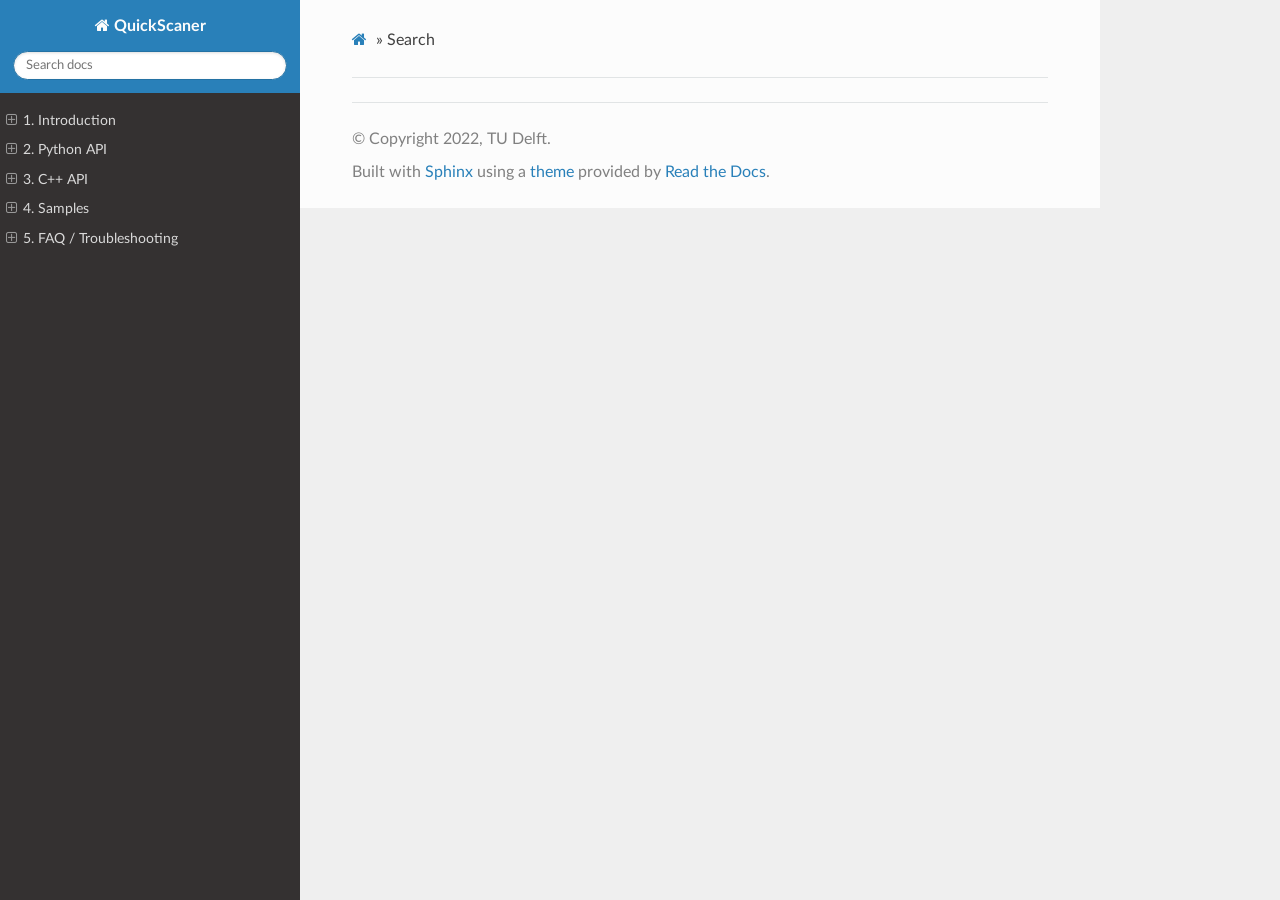
<file: docs-compiled/html/search.html>
<!DOCTYPE html>
<html class="writer-html5" lang="en" >
<head>
  <meta charset="utf-8" />
  <meta name="viewport" content="width=device-width, initial-scale=1.0" />
  <title>Search &mdash; QuickScaner 0.1 documentation</title>
      <link rel="stylesheet" href="_static/pygments.css" type="text/css" />
      <link rel="stylesheet" href="_static/css/theme.css" type="text/css" />
      <link rel="stylesheet" href="_static/override.css" type="text/css" />
    
  <!--[if lt IE 9]>
    <script src="_static/js/html5shiv.min.js"></script>
  <![endif]-->
  
        <script data-url_root="./" id="documentation_options" src="_static/documentation_options.js"></script>
        <script src="_static/jquery.js"></script>
        <script src="_static/underscore.js"></script>
        <script src="_static/doctools.js"></script>
    <script src="_static/js/theme.js"></script>
    <script src="_static/searchtools.js"></script>
    <script src="_static/language_data.js"></script>
    <link rel="index" title="Index" href="genindex.html" />
    <link rel="search" title="Search" href="#" /> 
</head>

<body class="wy-body-for-nav"> 
  <div class="wy-grid-for-nav">
    <nav data-toggle="wy-nav-shift" class="wy-nav-side">
      <div class="wy-side-scroll">
        <div class="wy-side-nav-search" >
            <a href="index.html" class="icon icon-home"> QuickScaner
          </a>
<div role="search">
  <form id="rtd-search-form" class="wy-form" action="#" method="get">
    <input type="text" name="q" placeholder="Search docs" />
    <input type="hidden" name="check_keywords" value="yes" />
    <input type="hidden" name="area" value="default" />
  </form>
</div>
        </div><div class="wy-menu wy-menu-vertical" data-spy="affix" role="navigation" aria-label="Navigation menu">
              <ul>
<li class="toctree-l1"><a class="reference internal" href="intro.html">1. ﻿Introduction</a><ul>
<li class="toctree-l2"><a class="reference internal" href="intro.html#about">1.1. About</a></li>
<li class="toctree-l2"><a class="reference internal" href="intro.html#setup">1.2. Setup</a><ul>
<li class="toctree-l3"><a class="reference internal" href="intro.html#visual-studio">1.2.1. Visual Studio</a></li>
<li class="toctree-l3"><a class="reference internal" href="intro.html#use-executables">1.2.2. Use executables</a></li>
<li class="toctree-l3"><a class="reference internal" href="intro.html#use-python">1.2.3. Use Python</a></li>
<li class="toctree-l3"><a class="reference internal" href="intro.html#build-documentation">1.2.4. Build documentation</a><ul>
<li class="toctree-l4"><a class="reference internal" href="intro.html#download-and-setup-doxygen">1.2.4.1. Download and setup Doxygen</a></li>
<li class="toctree-l4"><a class="reference internal" href="intro.html#download-and-setup-python">1.2.4.2. Download and setup Python</a></li>
<li class="toctree-l4"><a class="reference internal" href="intro.html#download-and-setup-python-modules">1.2.4.3. Download and setup Python modules</a></li>
<li class="toctree-l4"><a class="reference internal" href="intro.html#generate-documentation">1.2.4.4. Generate documentation</a></li>
</ul>
</li>
</ul>
</li>
<li class="toctree-l2"><a class="reference internal" href="intro.html#support">1.3. Support</a></li>
</ul>
</li>
<li class="toctree-l1"><a class="reference internal" href="pyscaner.html">2. Python API</a><ul>
<li class="toctree-l2"><a class="reference internal" href="_generate_autosummary/pyscaner.API.html">2.1. pyscaner.API</a></li>
<li class="toctree-l2"><a class="reference internal" href="_generate_autosummary/pyscaner.SensorWaitMode.html">2.2. pyscaner.SensorWaitMode</a></li>
<li class="toctree-l2"><a class="reference internal" href="_generate_autosummary/pyscaner.Vehicle.html">2.3. pyscaner.Vehicle</a></li>
<li class="toctree-l2"><a class="reference internal" href="_generate_autosummary/pyscaner.VType.html">2.4. pyscaner.VType</a></li>
<li class="toctree-l2"><a class="reference internal" href="_generate_autosummary/pyscaner.CruiseControlMode.html">2.5. pyscaner.CruiseControlMode</a></li>
<li class="toctree-l2"><a class="reference internal" href="_generate_autosummary/pyscaner.Indicator.html">2.6. pyscaner.Indicator</a></li>
<li class="toctree-l2"><a class="reference internal" href="_generate_autosummary/pyscaner.LightsInfo.html">2.7. pyscaner.LightsInfo</a></li>
<li class="toctree-l2"><a class="reference internal" href="_generate_autosummary/pyscaner.NumericalCommand.html">2.8. pyscaner.NumericalCommand</a></li>
</ul>
</li>
<li class="toctree-l1"><a class="reference internal" href="cpp.html">3. C++ API</a><ul>
<li class="toctree-l2"><a class="reference internal" href="cpp.html#vehicle">3.1. Vehicle</a></li>
<li class="toctree-l2"><a class="reference internal" href="cpp.html#scaner">3.2. Scaner</a></li>
</ul>
</li>
<li class="toctree-l1"><a class="reference internal" href="samples.html">4. Samples</a><ul>
<li class="toctree-l2"><a class="reference internal" href="samples.html#python-samples">4.1. Python samples</a><ul>
<li class="toctree-l3"><a class="reference internal" href="samples.html#getinfo-py">4.1.1. <code class="docutils literal notranslate"><span class="pre">getinfo.py</span></code></a></li>
<li class="toctree-l3"><a class="reference internal" href="samples.html#change-lane-py">4.1.2. <code class="docutils literal notranslate"><span class="pre">change_lane.py</span></code></a></li>
<li class="toctree-l3"><a class="reference internal" href="samples.html#decelerate-py">4.1.3. <code class="docutils literal notranslate"><span class="pre">decelerate.py</span></code></a></li>
<li class="toctree-l3"><a class="reference internal" href="samples.html#display-message-py">4.1.4. <code class="docutils literal notranslate"><span class="pre">display_message.py</span></code></a></li>
<li class="toctree-l3"><a class="reference internal" href="samples.html#idm-py">4.1.5. <code class="docutils literal notranslate"><span class="pre">IDM+.py</span></code></a></li>
</ul>
</li>
<li class="toctree-l2"><a class="reference internal" href="samples.html#c-samples">4.2. C++ samples</a><ul>
<li class="toctree-l3"><a class="reference internal" href="samples.html#changelane-cpp">4.2.1. <code class="docutils literal notranslate"><span class="pre">ChangeLane.cpp</span></code></a></li>
<li class="toctree-l3"><a class="reference internal" href="samples.html#decelerate-cpp">4.2.2. <code class="docutils literal notranslate"><span class="pre">Decelerate.cpp</span></code></a></li>
<li class="toctree-l3"><a class="reference internal" href="samples.html#helloworld-cpp">4.2.3. <code class="docutils literal notranslate"><span class="pre">HelloWorld.cpp</span></code></a></li>
<li class="toctree-l3"><a class="reference internal" href="samples.html#idm-cpp">4.2.4. <code class="docutils literal notranslate"><span class="pre">IDM+.cpp</span></code></a></li>
</ul>
</li>
</ul>
</li>
<li class="toctree-l1"><a class="reference internal" href="faq.html">5. ﻿FAQ / Troubleshooting</a><ul>
<li class="toctree-l2"><a class="reference internal" href="faq.html#difference-between-vehicles-and-road-vehicles-in-api">5.1. Difference between <code class="docutils literal notranslate"><span class="pre">vehicles</span></code> and <code class="docutils literal notranslate"><span class="pre">road_vehicles</span></code> in API.</a></li>
<li class="toctree-l2"><a class="reference internal" href="faq.html#modulenotfounderror-no-module-named-pyscaner">5.2. ModuleNotFoundError: No module named ‘pyscaner’</a></li>
<li class="toctree-l2"><a class="reference internal" href="faq.html#cmake-studio-dir-environment-varible-is-not-found">5.3. CMake STUDIO_DIR environment varible is not found.</a></li>
</ul>
</li>
</ul>

        </div>
      </div>
    </nav>

    <section data-toggle="wy-nav-shift" class="wy-nav-content-wrap"><nav class="wy-nav-top" aria-label="Mobile navigation menu" >
          <i data-toggle="wy-nav-top" class="fa fa-bars"></i>
          <a href="index.html">QuickScaner</a>
      </nav>

      <div class="wy-nav-content">
        <div class="rst-content">
          <div role="navigation" aria-label="Page navigation">
  <ul class="wy-breadcrumbs">
      <li><a href="index.html" class="icon icon-home"></a> &raquo;</li>
      <li>Search</li>
      <li class="wy-breadcrumbs-aside">
      </li>
  </ul>
  <hr/>
</div>
          <div role="main" class="document" itemscope="itemscope" itemtype="http://schema.org/Article">
           <div itemprop="articleBody">
             
  <noscript>
  <div id="fallback" class="admonition warning">
    <p class="last">
      Please activate JavaScript to enable the search functionality.
    </p>
  </div>
  </noscript>

  
  <div id="search-results">
  
  </div>

           </div>
          </div>
          <footer>

  <hr/>

  <div role="contentinfo">
    <p>&#169; Copyright 2022, TU Delft.</p>
  </div>

  Built with <a href="https://www.sphinx-doc.org/">Sphinx</a> using a
    <a href="https://github.com/readthedocs/sphinx_rtd_theme">theme</a>
    provided by <a href="https://readthedocs.org">Read the Docs</a>.
   

</footer>
        </div>
      </div>
    </section>
  </div>
  <script>
      jQuery(function () {
          SphinxRtdTheme.Navigation.enable(true);
      });
  </script>
  <script>
    jQuery(function() { Search.loadIndex("searchindex.js"); });
  </script>
  
  <script id="searchindexloader"></script>
   


</body>
</html>
</file>
<file: docs-compiled/html/_static/pygments.css>
pre { line-height: 125%; }
td.linenos .normal { color: inherit; background-color: transparent; padding-left: 5px; padding-right: 5px; }
span.linenos { color: inherit; background-color: transparent; padding-left: 5px; padding-right: 5px; }
td.linenos .special { color: #000000; background-color: #ffffc0; padding-left: 5px; padding-right: 5px; }
span.linenos.special { color: #000000; background-color: #ffffc0; padding-left: 5px; padding-right: 5px; }
.highlight .hll { background-color: #ffffcc }
.highlight { background: #f8f8f8; }
.highlight .c { color: #3D7B7B; font-style: italic } /* Comment */
.highlight .err { border: 1px solid #FF0000 } /* Error */
.highlight .k { color: #008000; font-weight: bold } /* Keyword */
.highlight .o { color: #666666 } /* Operator */
.highlight .ch { color: #3D7B7B; font-style: italic } /* Comment.Hashbang */
.highlight .cm { color: #3D7B7B; font-style: italic } /* Comment.Multiline */
.highlight .cp { color: #9C6500 } /* Comment.Preproc */
.highlight .cpf { color: #3D7B7B; font-style: italic } /* Comment.PreprocFile */
.highlight .c1 { color: #3D7B7B; font-style: italic } /* Comment.Single */
.highlight .cs { color: #3D7B7B; font-style: italic } /* Comment.Special */
.highlight .gd { color: #A00000 } /* Generic.Deleted */
.highlight .ge { font-style: italic } /* Generic.Emph */
.highlight .gr { color: #E40000 } /* Generic.Error */
.highlight .gh { color: #000080; font-weight: bold } /* Generic.Heading */
.highlight .gi { color: #008400 } /* Generic.Inserted */
.highlight .go { color: #717171 } /* Generic.Output */
.highlight .gp { color: #000080; font-weight: bold } /* Generic.Prompt */
.highlight .gs { font-weight: bold } /* Generic.Strong */
.highlight .gu { color: #800080; font-weight: bold } /* Generic.Subheading */
.highlight .gt { color: #0044DD } /* Generic.Traceback */
.highlight .kc { color: #008000; font-weight: bold } /* Keyword.Constant */
.highlight .kd { color: #008000; font-weight: bold } /* Keyword.Declaration */
.highlight .kn { color: #008000; font-weight: bold } /* Keyword.Namespace */
.highlight .kp { color: #008000 } /* Keyword.Pseudo */
.highlight .kr { color: #008000; font-weight: bold } /* Keyword.Reserved */
.highlight .kt { color: #B00040 } /* Keyword.Type */
.highlight .m { color: #666666 } /* Literal.Number */
.highlight .s { color: #BA2121 } /* Literal.String */
.highlight .na { color: #687822 } /* Name.Attribute */
.highlight .nb { color: #008000 } /* Name.Builtin */
.highlight .nc { color: #0000FF; font-weight: bold } /* Name.Class */
.highlight .no { color: #880000 } /* Name.Constant */
.highlight .nd { color: #AA22FF } /* Name.Decorator */
.highlight .ni { color: #717171; font-weight: bold } /* Name.Entity */
.highlight .ne { color: #CB3F38; font-weight: bold } /* Name.Exception */
.highlight .nf { color: #0000FF } /* Name.Function */
.highlight .nl { color: #767600 } /* Name.Label */
.highlight .nn { color: #0000FF; font-weight: bold } /* Name.Namespace */
.highlight .nt { color: #008000; font-weight: bold } /* Name.Tag */
.highlight .nv { color: #19177C } /* Name.Variable */
.highlight .ow { color: #AA22FF; font-weight: bold } /* Operator.Word */
.highlight .w { color: #bbbbbb } /* Text.Whitespace */
.highlight .mb { color: #666666 } /* Literal.Number.Bin */
.highlight .mf { color: #666666 } /* Literal.Number.Float */
.highlight .mh { color: #666666 } /* Literal.Number.Hex */
.highlight .mi { color: #666666 } /* Literal.Number.Integer */
.highlight .mo { color: #666666 } /* Literal.Number.Oct */
.highlight .sa { color: #BA2121 } /* Literal.String.Affix */
.highlight .sb { color: #BA2121 } /* Literal.String.Backtick */
.highlight .sc { color: #BA2121 } /* Literal.String.Char */
.highlight .dl { color: #BA2121 } /* Literal.String.Delimiter */
.highlight .sd { color: #BA2121; font-style: italic } /* Literal.String.Doc */
.highlight .s2 { color: #BA2121 } /* Literal.String.Double */
.highlight .se { color: #AA5D1F; font-weight: bold } /* Literal.String.Escape */
.highlight .sh { color: #BA2121 } /* Literal.String.Heredoc */
.highlight .si { color: #A45A77; font-weight: bold } /* Literal.String.Interpol */
.highlight .sx { color: #008000 } /* Literal.String.Other */
.highlight .sr { color: #A45A77 } /* Literal.String.Regex */
.highlight .s1 { color: #BA2121 } /* Literal.String.Single */
.highlight .ss { color: #19177C } /* Literal.String.Symbol */
.highlight .bp { color: #008000 } /* Name.Builtin.Pseudo */
.highlight .fm { color: #0000FF } /* Name.Function.Magic */
.highlight .vc { color: #19177C } /* Name.Variable.Class */
.highlight .vg { color: #19177C } /* Name.Variable.Global */
.highlight .vi { color: #19177C } /* Name.Variable.Instance */
.highlight .vm { color: #19177C } /* Name.Variable.Magic */
.highlight .il { color: #666666 } /* Literal.Number.Integer.Long */
</file>
<file: docs-compiled/html/_static/css/theme.css>
html{box-sizing:border-box}*,:after,:before{box-sizing:inherit}article,aside,details,figcaption,figure,footer,header,hgroup,nav,section{display:block}audio,canvas,video{display:inline-block;*display:inline;*zoom:1}[hidden],audio:not([controls]){display:none}*{-webkit-box-sizing:border-box;-moz-box-sizing:border-box;box-sizing:border-box}html{font-size:100%;-webkit-text-size-adjust:100%;-ms-text-size-adjust:100%}body{margin:0}a:active,a:hover{outline:0}abbr[title]{border-bottom:1px dotted}b,strong{font-weight:700}blockquote{margin:0}dfn{font-style:italic}ins{background:#ff9;text-decoration:none}ins,mark{color:#000}mark{background:#ff0;font-style:italic;font-weight:700}.rst-content code,.rst-content tt,code,kbd,pre,samp{font-family:monospace,serif;_font-family:courier new,monospace;font-size:1em}pre{white-space:pre}q{quotes:none}q:after,q:before{content:"";content:none}small{font-size:85%}sub,sup{font-size:75%;line-height:0;position:relative;vertical-align:baseline}sup{top:-.5em}sub{bottom:-.25em}dl,ol,ul{margin:0;padding:0;list-style:none;list-style-image:none}li{list-style:none}dd{margin:0}img{border:0;-ms-interpolation-mode:bicubic;vertical-align:middle;max-width:100%}svg:not(:root){overflow:hidden}figure,form{margin:0}label{cursor:pointer}button,input,select,textarea{font-size:100%;margin:0;vertical-align:baseline;*vertical-align:middle}button,input{line-height:normal}button,input[type=button],input[type=reset],input[type=submit]{cursor:pointer;-webkit-appearance:button;*overflow:visible}button[disabled],input[disabled]{cursor:default}input[type=search]{-webkit-appearance:textfield;-moz-box-sizing:content-box;-webkit-box-sizing:content-box;box-sizing:content-box}textarea{resize:vertical}table{border-collapse:collapse;border-spacing:0}td{vertical-align:top}.chromeframe{margin:.2em 0;background:#ccc;color:#000;padding:.2em 0}.ir{display:block;border:0;text-indent:-999em;overflow:hidden;background-color:transparent;background-repeat:no-repeat;text-align:left;direction:ltr;*line-height:0}.ir br{display:none}.hidden{display:none!important;visibility:hidden}.visuallyhidden{border:0;clip:rect(0 0 0 0);height:1px;margin:-1px;overflow:hidden;padding:0;position:absolute;width:1px}.visuallyhidden.focusable:active,.visuallyhidden.focusable:focus{clip:auto;height:auto;margin:0;overflow:visible;position:static;width:auto}.invisible{visibility:hidden}.relative{position:relative}big,small{font-size:100%}@media print{body,html,section{background:none!important}*{box-shadow:none!important;text-shadow:none!important;filter:none!important;-ms-filter:none!important}a,a:visited{text-decoration:underline}.ir a:after,a[href^="#"]:after,a[href^="javascript:"]:after{content:""}blockquote,pre{page-break-inside:avoid}thead{display:table-header-group}img,tr{page-break-inside:avoid}img{max-width:100%!important}@page{margin:.5cm}.rst-content .toctree-wrapper>p.caption,h2,h3,p{orphans:3;widows:3}.rst-content .toctree-wrapper>p.caption,h2,h3{page-break-after:avoid}}.btn,.fa:before,.icon:before,.rst-content .admonition,.rst-content .admonition-title:before,.rst-content .admonition-todo,.rst-content .attention,.rst-content .caution,.rst-content .code-block-caption .headerlink:before,.rst-content .danger,.rst-content .eqno .headerlink:before,.rst-content .error,.rst-content .hint,.rst-content .important,.rst-content .note,.rst-content .seealso,.rst-content .tip,.rst-content .warning,.rst-content code.download span:first-child:before,.rst-content dl dt .headerlink:before,.rst-content h1 .headerlink:before,.rst-content h2 .headerlink:before,.rst-content h3 .headerlink:before,.rst-content h4 .headerlink:before,.rst-content h5 .headerlink:before,.rst-content h6 .headerlink:before,.rst-content p.caption .headerlink:before,.rst-content p .headerlink:before,.rst-content table>caption .headerlink:before,.rst-content tt.download span:first-child:before,.wy-alert,.wy-dropdown .caret:before,.wy-inline-validate.wy-inline-validate-danger .wy-input-context:before,.wy-inline-validate.wy-inline-validate-info .wy-input-context:before,.wy-inline-validate.wy-inline-validate-success .wy-input-context:before,.wy-inline-validate.wy-inline-validate-warning .wy-input-context:before,.wy-menu-vertical li.current>a,.wy-menu-vertical li.current>a button.toctree-expand:before,.wy-menu-vertical li.on a,.wy-menu-vertical li.on a button.toctree-expand:before,.wy-menu-vertical li button.toctree-expand:before,.wy-nav-top a,.wy-side-nav-search .wy-dropdown>a,.wy-side-nav-search>a,input[type=color],input[type=date],input[type=datetime-local],input[type=datetime],input[type=email],input[type=month],input[type=number],input[type=password],input[type=search],input[type=tel],input[type=text],input[type=time],input[type=url],input[type=week],select,textarea{-webkit-font-smoothing:antialiased}.clearfix{*zoom:1}.clearfix:after,.clearfix:before{display:table;content:""}.clearfix:after{clear:both}/*!
 *  Font Awesome 4.7.0 by @davegandy - http://fontawesome.io - @fontawesome
 *  License - http://fontawesome.io/license (Font: SIL OFL 1.1, CSS: MIT License)
 */@font-face{font-family:FontAwesome;src:url(fonts/fontawesome-webfont.eot?674f50d287a8c48dc19ba404d20fe713);src:url(fonts/fontawesome-webfont.eot?674f50d287a8c48dc19ba404d20fe713?#iefix&v=4.7.0) format("embedded-opentype"),url(fonts/fontawesome-webfont.woff2?af7ae505a9eed503f8b8e6982036873e) format("woff2"),url(fonts/fontawesome-webfont.woff?fee66e712a8a08eef5805a46892932ad) format("woff"),url(fonts/fontawesome-webfont.ttf?b06871f281fee6b241d60582ae9369b9) format("truetype"),url(fonts/fontawesome-webfont.svg?912ec66d7572ff821749319396470bde#fontawesomeregular) format("svg");font-weight:400;font-style:normal}.fa,.icon,.rst-content .admonition-title,.rst-content .code-block-caption .headerlink,.rst-content .eqno .headerlink,.rst-content code.download span:first-child,.rst-content dl dt .headerlink,.rst-content h1 .headerlink,.rst-content h2 .headerlink,.rst-content h3 .headerlink,.rst-content h4 .headerlink,.rst-content h5 .headerlink,.rst-content h6 .headerlink,.rst-content p.caption .headerlink,.rst-content p .headerlink,.rst-content table>caption .headerlink,.rst-content tt.download span:first-child,.wy-menu-vertical li.current>a button.toctree-expand,.wy-menu-vertical li.on a button.toctree-expand,.wy-menu-vertical li button.toctree-expand{display:inline-block;font:normal normal normal 14px/1 FontAwesome;font-size:inherit;text-rendering:auto;-webkit-font-smoothing:antialiased;-moz-osx-font-smoothing:grayscale}.fa-lg{font-size:1.33333em;line-height:.75em;vertical-align:-15%}.fa-2x{font-size:2em}.fa-3x{font-size:3em}.fa-4x{font-size:4em}.fa-5x{font-size:5em}.fa-fw{width:1.28571em;text-align:center}.fa-ul{padding-left:0;margin-left:2.14286em;list-style-type:none}.fa-ul>li{position:relative}.fa-li{position:absolute;left:-2.14286em;width:2.14286em;top:.14286em;text-align:center}.fa-li.fa-lg{left:-1.85714em}.fa-border{padding:.2em .25em .15em;border:.08em solid #eee;border-radius:.1em}.fa-pull-left{float:left}.fa-pull-right{float:right}.fa-pull-left.icon,.fa.fa-pull-left,.rst-content .code-block-caption .fa-pull-left.headerlink,.rst-content .eqno .fa-pull-left.headerlink,.rst-content .fa-pull-left.admonition-title,.rst-content code.download span.fa-pull-left:first-child,.rst-content dl dt .fa-pull-left.headerlink,.rst-content h1 .fa-pull-left.headerlink,.rst-content h2 .fa-pull-left.headerlink,.rst-content h3 .fa-pull-left.headerlink,.rst-content h4 .fa-pull-left.headerlink,.rst-content h5 .fa-pull-left.headerlink,.rst-content h6 .fa-pull-left.headerlink,.rst-content p .fa-pull-left.headerlink,.rst-content table>caption .fa-pull-left.headerlink,.rst-content tt.download span.fa-pull-left:first-child,.wy-menu-vertical li.current>a button.fa-pull-left.toctree-expand,.wy-menu-vertical li.on a button.fa-pull-left.toctree-expand,.wy-menu-vertical li button.fa-pull-left.toctree-expand{margin-right:.3em}.fa-pull-right.icon,.fa.fa-pull-right,.rst-content .code-block-caption .fa-pull-right.headerlink,.rst-content .eqno .fa-pull-right.headerlink,.rst-content .fa-pull-right.admonition-title,.rst-content code.download span.fa-pull-right:first-child,.rst-content dl dt .fa-pull-right.headerlink,.rst-content h1 .fa-pull-right.headerlink,.rst-content h2 .fa-pull-right.headerlink,.rst-content h3 .fa-pull-right.headerlink,.rst-content h4 .fa-pull-right.headerlink,.rst-content h5 .fa-pull-right.headerlink,.rst-content h6 .fa-pull-right.headerlink,.rst-content p .fa-pull-right.headerlink,.rst-content table>caption .fa-pull-right.headerlink,.rst-content tt.download span.fa-pull-right:first-child,.wy-menu-vertical li.current>a button.fa-pull-right.toctree-expand,.wy-menu-vertical li.on a button.fa-pull-right.toctree-expand,.wy-menu-vertical li button.fa-pull-right.toctree-expand{margin-left:.3em}.pull-right{float:right}.pull-left{float:left}.fa.pull-left,.pull-left.icon,.rst-content .code-block-caption .pull-left.headerlink,.rst-content .eqno .pull-left.headerlink,.rst-content .pull-left.admonition-title,.rst-content code.download span.pull-left:first-child,.rst-content dl dt .pull-left.headerlink,.rst-content h1 .pull-left.headerlink,.rst-content h2 .pull-left.headerlink,.rst-content h3 .pull-left.headerlink,.rst-content h4 .pull-left.headerlink,.rst-content h5 .pull-left.headerlink,.rst-content h6 .pull-left.headerlink,.rst-content p .pull-left.headerlink,.rst-content table>caption .pull-left.headerlink,.rst-content tt.download span.pull-left:first-child,.wy-menu-vertical li.current>a button.pull-left.toctree-expand,.wy-menu-vertical li.on a button.pull-left.toctree-expand,.wy-menu-vertical li button.pull-left.toctree-expand{margin-right:.3em}.fa.pull-right,.pull-right.icon,.rst-content .code-block-caption .pull-right.headerlink,.rst-content .eqno .pull-right.headerlink,.rst-content .pull-right.admonition-title,.rst-content code.download span.pull-right:first-child,.rst-content dl dt .pull-right.headerlink,.rst-content h1 .pull-right.headerlink,.rst-content h2 .pull-right.headerlink,.rst-content h3 .pull-right.headerlink,.rst-content h4 .pull-right.headerlink,.rst-content h5 .pull-right.headerlink,.rst-content h6 .pull-right.headerlink,.rst-content p .pull-right.headerlink,.rst-content table>caption .pull-right.headerlink,.rst-content tt.download span.pull-right:first-child,.wy-menu-vertical li.current>a button.pull-right.toctree-expand,.wy-menu-vertical li.on a button.pull-right.toctree-expand,.wy-menu-vertical li button.pull-right.toctree-expand{margin-left:.3em}.fa-spin{-webkit-animation:fa-spin 2s linear infinite;animation:fa-spin 2s linear infinite}.fa-pulse{-webkit-animation:fa-spin 1s steps(8) infinite;animation:fa-spin 1s steps(8) infinite}@-webkit-keyframes fa-spin{0%{-webkit-transform:rotate(0deg);transform:rotate(0deg)}to{-webkit-transform:rotate(359deg);transform:rotate(359deg)}}@keyframes fa-spin{0%{-webkit-transform:rotate(0deg);transform:rotate(0deg)}to{-webkit-transform:rotate(359deg);transform:rotate(359deg)}}.fa-rotate-90{-ms-filter:"progid:DXImageTransform.Microsoft.BasicImage(rotation=1)";-webkit-transform:rotate(90deg);-ms-transform:rotate(90deg);transform:rotate(90deg)}.fa-rotate-180{-ms-filter:"progid:DXImageTransform.Microsoft.BasicImage(rotation=2)";-webkit-transform:rotate(180deg);-ms-transform:rotate(180deg);transform:rotate(180deg)}.fa-rotate-270{-ms-filter:"progid:DXImageTransform.Microsoft.BasicImage(rotation=3)";-webkit-transform:rotate(270deg);-ms-transform:rotate(270deg);transform:rotate(270deg)}.fa-flip-horizontal{-ms-filter:"progid:DXImageTransform.Microsoft.BasicImage(rotation=0, mirror=1)";-webkit-transform:scaleX(-1);-ms-transform:scaleX(-1);transform:scaleX(-1)}.fa-flip-vertical{-ms-filter:"progid:DXImageTransform.Microsoft.BasicImage(rotation=2, mirror=1)";-webkit-transform:scaleY(-1);-ms-transform:scaleY(-1);transform:scaleY(-1)}:root .fa-flip-horizontal,:root .fa-flip-vertical,:root .fa-rotate-90,:root .fa-rotate-180,:root .fa-rotate-270{filter:none}.fa-stack{position:relative;display:inline-block;width:2em;height:2em;line-height:2em;vertical-align:middle}.fa-stack-1x,.fa-stack-2x{position:absolute;left:0;width:100%;text-align:center}.fa-stack-1x{line-height:inherit}.fa-stack-2x{font-size:2em}.fa-inverse{color:#fff}.fa-glass:before{content:""}.fa-music:before{content:""}.fa-search:before,.icon-search:before{content:""}.fa-envelope-o:before{content:""}.fa-heart:before{content:""}.fa-star:before{content:""}.fa-star-o:before{content:""}.fa-user:before{content:""}.fa-film:before{content:""}.fa-th-large:before{content:""}.fa-th:before{content:""}.fa-th-list:before{content:""}.fa-check:before{content:""}.fa-close:before,.fa-remove:before,.fa-times:before{content:""}.fa-search-plus:before{content:""}.fa-search-minus:before{content:""}.fa-power-off:before{content:""}.fa-signal:before{content:""}.fa-cog:before,.fa-gear:before{content:""}.fa-trash-o:before{content:""}.fa-home:before,.icon-home:before{content:""}.fa-file-o:before{content:""}.fa-clock-o:before{content:""}.fa-road:before{content:""}.fa-download:before,.rst-content code.download span:first-child:before,.rst-content tt.download span:first-child:before{content:""}.fa-arrow-circle-o-down:before{content:""}.fa-arrow-circle-o-up:before{content:""}.fa-inbox:before{content:""}.fa-play-circle-o:before{content:""}.fa-repeat:before,.fa-rotate-right:before{content:""}.fa-refresh:before{content:""}.fa-list-alt:before{content:""}.fa-lock:before{content:""}.fa-flag:before{content:""}.fa-headphones:before{content:""}.fa-volume-off:before{content:""}.fa-volume-down:before{content:""}.fa-volume-up:before{content:""}.fa-qrcode:before{content:""}.fa-barcode:before{content:""}.fa-tag:before{content:""}.fa-tags:before{content:""}.fa-book:before,.icon-book:before{content:""}.fa-bookmark:before{content:""}.fa-print:before{content:""}.fa-camera:before{content:""}.fa-font:before{content:""}.fa-bold:before{content:""}.fa-italic:before{content:""}.fa-text-height:before{content:""}.fa-text-width:before{content:""}.fa-align-left:before{content:""}.fa-align-center:before{content:""}.fa-align-right:before{content:""}.fa-align-justify:before{content:""}.fa-list:before{content:""}.fa-dedent:before,.fa-outdent:before{content:""}.fa-indent:before{content:""}.fa-video-camera:before{content:""}.fa-image:before,.fa-photo:before,.fa-picture-o:before{content:""}.fa-pencil:before{content:""}.fa-map-marker:before{content:""}.fa-adjust:before{content:""}.fa-tint:before{content:""}.fa-edit:before,.fa-pencil-square-o:before{content:""}.fa-share-square-o:before{content:""}.fa-check-square-o:before{content:""}.fa-arrows:before{content:""}.fa-step-backward:before{content:""}.fa-fast-backward:before{content:""}.fa-backward:before{content:""}.fa-play:before{content:""}.fa-pause:before{content:""}.fa-stop:before{content:""}.fa-forward:before{content:""}.fa-fast-forward:before{content:""}.fa-step-forward:before{content:""}.fa-eject:before{content:""}.fa-chevron-left:before{content:""}.fa-chevron-right:before{content:""}.fa-plus-circle:before{content:""}.fa-minus-circle:before{content:""}.fa-times-circle:before,.wy-inline-validate.wy-inline-validate-danger .wy-input-context:before{content:""}.fa-check-circle:before,.wy-inline-validate.wy-inline-validate-success .wy-input-context:before{content:""}.fa-question-circle:before{content:""}.fa-info-circle:before{content:""}.fa-crosshairs:before{content:""}.fa-times-circle-o:before{content:""}.fa-check-circle-o:before{content:""}.fa-ban:before{content:""}.fa-arrow-left:before{content:""}.fa-arrow-right:before{content:""}.fa-arrow-up:before{content:""}.fa-arrow-down:before{content:""}.fa-mail-forward:before,.fa-share:before{content:""}.fa-expand:before{content:""}.fa-compress:before{content:""}.fa-plus:before{content:""}.fa-minus:before{content:""}.fa-asterisk:before{content:""}.fa-exclamation-circle:before,.rst-content .admonition-title:before,.wy-inline-validate.wy-inline-validate-info .wy-input-context:before,.wy-inline-validate.wy-inline-validate-warning .wy-input-context:before{content:""}.fa-gift:before{content:""}.fa-leaf:before{content:""}.fa-fire:before,.icon-fire:before{content:""}.fa-eye:before{content:""}.fa-eye-slash:before{content:""}.fa-exclamation-triangle:before,.fa-warning:before{content:""}.fa-plane:before{content:""}.fa-calendar:before{content:""}.fa-random:before{content:""}.fa-comment:before{content:""}.fa-magnet:before{content:""}.fa-chevron-up:before{content:""}.fa-chevron-down:before{content:""}.fa-retweet:before{content:""}.fa-shopping-cart:before{content:""}.fa-folder:before{content:""}.fa-folder-open:before{content:""}.fa-arrows-v:before{content:""}.fa-arrows-h:before{content:""}.fa-bar-chart-o:before,.fa-bar-chart:before{content:""}.fa-twitter-square:before{content:""}.fa-facebook-square:before{content:""}.fa-camera-retro:before{content:""}.fa-key:before{content:""}.fa-cogs:before,.fa-gears:before{content:""}.fa-comments:before{content:""}.fa-thumbs-o-up:before{content:""}.fa-thumbs-o-down:before{content:""}.fa-star-half:before{content:""}.fa-heart-o:before{content:""}.fa-sign-out:before{content:""}.fa-linkedin-square:before{content:""}.fa-thumb-tack:before{content:""}.fa-external-link:before{content:""}.fa-sign-in:before{content:""}.fa-trophy:before{content:""}.fa-github-square:before{content:""}.fa-upload:before{content:""}.fa-lemon-o:before{content:""}.fa-phone:before{content:""}.fa-square-o:before{content:""}.fa-bookmark-o:before{content:""}.fa-phone-square:before{content:""}.fa-twitter:before{content:""}.fa-facebook-f:before,.fa-facebook:before{content:""}.fa-github:before,.icon-github:before{content:""}.fa-unlock:before{content:""}.fa-credit-card:before{content:""}.fa-feed:before,.fa-rss:before{content:""}.fa-hdd-o:before{content:""}.fa-bullhorn:before{content:""}.fa-bell:before{content:""}.fa-certificate:before{content:""}.fa-hand-o-right:before{content:""}.fa-hand-o-left:before{content:""}.fa-hand-o-up:before{content:""}.fa-hand-o-down:before{content:""}.fa-arrow-circle-left:before,.icon-circle-arrow-left:before{content:""}.fa-arrow-circle-right:before,.icon-circle-arrow-right:before{content:""}.fa-arrow-circle-up:before{content:""}.fa-arrow-circle-down:before{content:""}.fa-globe:before{content:""}.fa-wrench:before{content:""}.fa-tasks:before{content:""}.fa-filter:before{content:""}.fa-briefcase:before{content:""}.fa-arrows-alt:before{content:""}.fa-group:before,.fa-users:before{content:""}.fa-chain:before,.fa-link:before,.icon-link:before{content:""}.fa-cloud:before{content:""}.fa-flask:before{content:""}.fa-cut:before,.fa-scissors:before{content:""}.fa-copy:before,.fa-files-o:before{content:""}.fa-paperclip:before{content:""}.fa-floppy-o:before,.fa-save:before{content:""}.fa-square:before{content:""}.fa-bars:before,.fa-navicon:before,.fa-reorder:before{content:""}.fa-list-ul:before{content:""}.fa-list-ol:before{content:""}.fa-strikethrough:before{content:""}.fa-underline:before{content:""}.fa-table:before{content:""}.fa-magic:before{content:""}.fa-truck:before{content:""}.fa-pinterest:before{content:""}.fa-pinterest-square:before{content:""}.fa-google-plus-square:before{content:""}.fa-google-plus:before{content:""}.fa-money:before{content:""}.fa-caret-down:before,.icon-caret-down:before,.wy-dropdown .caret:before{content:""}.fa-caret-up:before{content:""}.fa-caret-left:before{content:""}.fa-caret-right:before{content:""}.fa-columns:before{content:""}.fa-sort:before,.fa-unsorted:before{content:""}.fa-sort-desc:before,.fa-sort-down:before{content:""}.fa-sort-asc:before,.fa-sort-up:before{content:""}.fa-envelope:before{content:""}.fa-linkedin:before{content:""}.fa-rotate-left:before,.fa-undo:before{content:""}.fa-gavel:before,.fa-legal:before{content:""}.fa-dashboard:before,.fa-tachometer:before{content:""}.fa-comment-o:before{content:""}.fa-comments-o:before{content:""}.fa-bolt:before,.fa-flash:before{content:""}.fa-sitemap:before{content:""}.fa-umbrella:before{content:""}.fa-clipboard:before,.fa-paste:before{content:""}.fa-lightbulb-o:before{content:""}.fa-exchange:before{content:""}.fa-cloud-download:before{content:""}.fa-cloud-upload:before{content:""}.fa-user-md:before{content:""}.fa-stethoscope:before{content:""}.fa-suitcase:before{content:""}.fa-bell-o:before{content:""}.fa-coffee:before{content:""}.fa-cutlery:before{content:""}.fa-file-text-o:before{content:""}.fa-building-o:before{content:""}.fa-hospital-o:before{content:""}.fa-ambulance:before{content:""}.fa-medkit:before{content:""}.fa-fighter-jet:before{content:""}.fa-beer:before{content:""}.fa-h-square:before{content:""}.fa-plus-square:before{content:""}.fa-angle-double-left:before{content:""}.fa-angle-double-right:before{content:""}.fa-angle-double-up:before{content:""}.fa-angle-double-down:before{content:""}.fa-angle-left:before{content:""}.fa-angle-right:before{content:""}.fa-angle-up:before{content:""}.fa-angle-down:before{content:""}.fa-desktop:before{content:""}.fa-laptop:before{content:""}.fa-tablet:before{content:""}.fa-mobile-phone:before,.fa-mobile:before{content:""}.fa-circle-o:before{content:""}.fa-quote-left:before{content:""}.fa-quote-right:before{content:""}.fa-spinner:before{content:""}.fa-circle:before{content:""}.fa-mail-reply:before,.fa-reply:before{content:""}.fa-github-alt:before{content:""}.fa-folder-o:before{content:""}.fa-folder-open-o:before{content:""}.fa-smile-o:before{content:""}.fa-frown-o:before{content:""}.fa-meh-o:before{content:""}.fa-gamepad:before{content:""}.fa-keyboard-o:before{content:""}.fa-flag-o:before{content:""}.fa-flag-checkered:before{content:""}.fa-terminal:before{content:""}.fa-code:before{content:""}.fa-mail-reply-all:before,.fa-reply-all:before{content:""}.fa-star-half-empty:before,.fa-star-half-full:before,.fa-star-half-o:before{content:""}.fa-location-arrow:before{content:""}.fa-crop:before{content:""}.fa-code-fork:before{content:""}.fa-chain-broken:before,.fa-unlink:before{content:""}.fa-question:before{content:""}.fa-info:before{content:""}.fa-exclamation:before{content:""}.fa-superscript:before{content:""}.fa-subscript:before{content:""}.fa-eraser:before{content:""}.fa-puzzle-piece:before{content:""}.fa-microphone:before{content:""}.fa-microphone-slash:before{content:""}.fa-shield:before{content:""}.fa-calendar-o:before{content:""}.fa-fire-extinguisher:before{content:""}.fa-rocket:before{content:""}.fa-maxcdn:before{content:""}.fa-chevron-circle-left:before{content:""}.fa-chevron-circle-right:before{content:""}.fa-chevron-circle-up:before{content:""}.fa-chevron-circle-down:before{content:""}.fa-html5:before{content:""}.fa-css3:before{content:""}.fa-anchor:before{content:""}.fa-unlock-alt:before{content:""}.fa-bullseye:before{content:""}.fa-ellipsis-h:before{content:""}.fa-ellipsis-v:before{content:""}.fa-rss-square:before{content:""}.fa-play-circle:before{content:""}.fa-ticket:before{content:""}.fa-minus-square:before{content:""}.fa-minus-square-o:before,.wy-menu-vertical li.current>a button.toctree-expand:before,.wy-menu-vertical li.on a button.toctree-expand:before{content:""}.fa-level-up:before{content:""}.fa-level-down:before{content:""}.fa-check-square:before{content:""}.fa-pencil-square:before{content:""}.fa-external-link-square:before{content:""}.fa-share-square:before{content:""}.fa-compass:before{content:""}.fa-caret-square-o-down:before,.fa-toggle-down:before{content:""}.fa-caret-square-o-up:before,.fa-toggle-up:before{content:""}.fa-caret-square-o-right:before,.fa-toggle-right:before{content:""}.fa-eur:before,.fa-euro:before{content:""}.fa-gbp:before{content:""}.fa-dollar:before,.fa-usd:before{content:""}.fa-inr:before,.fa-rupee:before{content:""}.fa-cny:before,.fa-jpy:before,.fa-rmb:before,.fa-yen:before{content:""}.fa-rouble:before,.fa-rub:before,.fa-ruble:before{content:""}.fa-krw:before,.fa-won:before{content:""}.fa-bitcoin:before,.fa-btc:before{content:""}.fa-file:before{content:""}.fa-file-text:before{content:""}.fa-sort-alpha-asc:before{content:""}.fa-sort-alpha-desc:before{content:""}.fa-sort-amount-asc:before{content:""}.fa-sort-amount-desc:before{content:""}.fa-sort-numeric-asc:before{content:""}.fa-sort-numeric-desc:before{content:""}.fa-thumbs-up:before{content:""}.fa-thumbs-down:before{content:""}.fa-youtube-square:before{content:""}.fa-youtube:before{content:""}.fa-xing:before{content:""}.fa-xing-square:before{content:""}.fa-youtube-play:before{content:""}.fa-dropbox:before{content:""}.fa-stack-overflow:before{content:""}.fa-instagram:before{content:""}.fa-flickr:before{content:""}.fa-adn:before{content:""}.fa-bitbucket:before,.icon-bitbucket:before{content:""}.fa-bitbucket-square:before{content:""}.fa-tumblr:before{content:""}.fa-tumblr-square:before{content:""}.fa-long-arrow-down:before{content:""}.fa-long-arrow-up:before{content:""}.fa-long-arrow-left:before{content:""}.fa-long-arrow-right:before{content:""}.fa-apple:before{content:""}.fa-windows:before{content:""}.fa-android:before{content:""}.fa-linux:before{content:""}.fa-dribbble:before{content:""}.fa-skype:before{content:""}.fa-foursquare:before{content:""}.fa-trello:before{content:""}.fa-female:before{content:""}.fa-male:before{content:""}.fa-gittip:before,.fa-gratipay:before{content:""}.fa-sun-o:before{content:""}.fa-moon-o:before{content:""}.fa-archive:before{content:""}.fa-bug:before{content:""}.fa-vk:before{content:""}.fa-weibo:before{content:""}.fa-renren:before{content:""}.fa-pagelines:before{content:""}.fa-stack-exchange:before{content:""}.fa-arrow-circle-o-right:before{content:""}.fa-arrow-circle-o-left:before{content:""}.fa-caret-square-o-left:before,.fa-toggle-left:before{content:""}.fa-dot-circle-o:before{content:""}.fa-wheelchair:before{content:""}.fa-vimeo-square:before{content:""}.fa-try:before,.fa-turkish-lira:before{content:""}.fa-plus-square-o:before,.wy-menu-vertical li button.toctree-expand:before{content:""}.fa-space-shuttle:before{content:""}.fa-slack:before{content:""}.fa-envelope-square:before{content:""}.fa-wordpress:before{content:""}.fa-openid:before{content:""}.fa-bank:before,.fa-institution:before,.fa-university:before{content:""}.fa-graduation-cap:before,.fa-mortar-board:before{content:""}.fa-yahoo:before{content:""}.fa-google:before{content:""}.fa-reddit:before{content:""}.fa-reddit-square:before{content:""}.fa-stumbleupon-circle:before{content:""}.fa-stumbleupon:before{content:""}.fa-delicious:before{content:""}.fa-digg:before{content:""}.fa-pied-piper-pp:before{content:""}.fa-pied-piper-alt:before{content:""}.fa-drupal:before{content:""}.fa-joomla:before{content:""}.fa-language:before{content:""}.fa-fax:before{content:""}.fa-building:before{content:""}.fa-child:before{content:""}.fa-paw:before{content:""}.fa-spoon:before{content:""}.fa-cube:before{content:""}.fa-cubes:before{content:""}.fa-behance:before{content:""}.fa-behance-square:before{content:""}.fa-steam:before{content:""}.fa-steam-square:before{content:""}.fa-recycle:before{content:""}.fa-automobile:before,.fa-car:before{content:""}.fa-cab:before,.fa-taxi:before{content:""}.fa-tree:before{content:""}.fa-spotify:before{content:""}.fa-deviantart:before{content:""}.fa-soundcloud:before{content:""}.fa-database:before{content:""}.fa-file-pdf-o:before{content:""}.fa-file-word-o:before{content:""}.fa-file-excel-o:before{content:""}.fa-file-powerpoint-o:before{content:""}.fa-file-image-o:before,.fa-file-photo-o:before,.fa-file-picture-o:before{content:""}.fa-file-archive-o:before,.fa-file-zip-o:before{content:""}.fa-file-audio-o:before,.fa-file-sound-o:before{content:""}.fa-file-movie-o:before,.fa-file-video-o:before{content:""}.fa-file-code-o:before{content:""}.fa-vine:before{content:""}.fa-codepen:before{content:""}.fa-jsfiddle:before{content:""}.fa-life-bouy:before,.fa-life-buoy:before,.fa-life-ring:before,.fa-life-saver:before,.fa-support:before{content:""}.fa-circle-o-notch:before{content:""}.fa-ra:before,.fa-rebel:before,.fa-resistance:before{content:""}.fa-empire:before,.fa-ge:before{content:""}.fa-git-square:before{content:""}.fa-git:before{content:""}.fa-hacker-news:before,.fa-y-combinator-square:before,.fa-yc-square:before{content:""}.fa-tencent-weibo:before{content:""}.fa-qq:before{content:""}.fa-wechat:before,.fa-weixin:before{content:""}.fa-paper-plane:before,.fa-send:before{content:""}.fa-paper-plane-o:before,.fa-send-o:before{content:""}.fa-history:before{content:""}.fa-circle-thin:before{content:""}.fa-header:before{content:""}.fa-paragraph:before{content:""}.fa-sliders:before{content:""}.fa-share-alt:before{content:""}.fa-share-alt-square:before{content:""}.fa-bomb:before{content:""}.fa-futbol-o:before,.fa-soccer-ball-o:before{content:""}.fa-tty:before{content:""}.fa-binoculars:before{content:""}.fa-plug:before{content:""}.fa-slideshare:before{content:""}.fa-twitch:before{content:""}.fa-yelp:before{content:""}.fa-newspaper-o:before{content:""}.fa-wifi:before{content:""}.fa-calculator:before{content:""}.fa-paypal:before{content:""}.fa-google-wallet:before{content:""}.fa-cc-visa:before{content:""}.fa-cc-mastercard:before{content:""}.fa-cc-discover:before{content:""}.fa-cc-amex:before{content:""}.fa-cc-paypal:before{content:""}.fa-cc-stripe:before{content:""}.fa-bell-slash:before{content:""}.fa-bell-slash-o:before{content:""}.fa-trash:before{content:""}.fa-copyright:before{content:""}.fa-at:before{content:""}.fa-eyedropper:before{content:""}.fa-paint-brush:before{content:""}.fa-birthday-cake:before{content:""}.fa-area-chart:before{content:""}.fa-pie-chart:before{content:""}.fa-line-chart:before{content:""}.fa-lastfm:before{content:""}.fa-lastfm-square:before{content:""}.fa-toggle-off:before{content:""}.fa-toggle-on:before{content:""}.fa-bicycle:before{content:""}.fa-bus:before{content:""}.fa-ioxhost:before{content:""}.fa-angellist:before{content:""}.fa-cc:before{content:""}.fa-ils:before,.fa-shekel:before,.fa-sheqel:before{content:""}.fa-meanpath:before{content:""}.fa-buysellads:before{content:""}.fa-connectdevelop:before{content:""}.fa-dashcube:before{content:""}.fa-forumbee:before{content:""}.fa-leanpub:before{content:""}.fa-sellsy:before{content:""}.fa-shirtsinbulk:before{content:""}.fa-simplybuilt:before{content:""}.fa-skyatlas:before{content:""}.fa-cart-plus:before{content:""}.fa-cart-arrow-down:before{content:""}.fa-diamond:before{content:""}.fa-ship:before{content:""}.fa-user-secret:before{content:""}.fa-motorcycle:before{content:""}.fa-street-view:before{content:""}.fa-heartbeat:before{content:""}.fa-venus:before{content:""}.fa-mars:before{content:""}.fa-mercury:before{content:""}.fa-intersex:before,.fa-transgender:before{content:""}.fa-transgender-alt:before{content:""}.fa-venus-double:before{content:""}.fa-mars-double:before{content:""}.fa-venus-mars:before{content:""}.fa-mars-stroke:before{content:""}.fa-mars-stroke-v:before{content:""}.fa-mars-stroke-h:before{content:""}.fa-neuter:before{content:""}.fa-genderless:before{content:""}.fa-facebook-official:before{content:""}.fa-pinterest-p:before{content:""}.fa-whatsapp:before{content:""}.fa-server:before{content:""}.fa-user-plus:before{content:""}.fa-user-times:before{content:""}.fa-bed:before,.fa-hotel:before{content:""}.fa-viacoin:before{content:""}.fa-train:before{content:""}.fa-subway:before{content:""}.fa-medium:before{content:""}.fa-y-combinator:before,.fa-yc:before{content:""}.fa-optin-monster:before{content:""}.fa-opencart:before{content:""}.fa-expeditedssl:before{content:""}.fa-battery-4:before,.fa-battery-full:before,.fa-battery:before{content:""}.fa-battery-3:before,.fa-battery-three-quarters:before{content:""}.fa-battery-2:before,.fa-battery-half:before{content:""}.fa-battery-1:before,.fa-battery-quarter:before{content:""}.fa-battery-0:before,.fa-battery-empty:before{content:""}.fa-mouse-pointer:before{content:""}.fa-i-cursor:before{content:""}.fa-object-group:before{content:""}.fa-object-ungroup:before{content:""}.fa-sticky-note:before{content:""}.fa-sticky-note-o:before{content:""}.fa-cc-jcb:before{content:""}.fa-cc-diners-club:before{content:""}.fa-clone:before{content:""}.fa-balance-scale:before{content:""}.fa-hourglass-o:before{content:""}.fa-hourglass-1:before,.fa-hourglass-start:before{content:""}.fa-hourglass-2:before,.fa-hourglass-half:before{content:""}.fa-hourglass-3:before,.fa-hourglass-end:before{content:""}.fa-hourglass:before{content:""}.fa-hand-grab-o:before,.fa-hand-rock-o:before{content:""}.fa-hand-paper-o:before,.fa-hand-stop-o:before{content:""}.fa-hand-scissors-o:before{content:""}.fa-hand-lizard-o:before{content:""}.fa-hand-spock-o:before{content:""}.fa-hand-pointer-o:before{content:""}.fa-hand-peace-o:before{content:""}.fa-trademark:before{content:""}.fa-registered:before{content:""}.fa-creative-commons:before{content:""}.fa-gg:before{content:""}.fa-gg-circle:before{content:""}.fa-tripadvisor:before{content:""}.fa-odnoklassniki:before{content:""}.fa-odnoklassniki-square:before{content:""}.fa-get-pocket:before{content:""}.fa-wikipedia-w:before{content:""}.fa-safari:before{content:""}.fa-chrome:before{content:""}.fa-firefox:before{content:""}.fa-opera:before{content:""}.fa-internet-explorer:before{content:""}.fa-television:before,.fa-tv:before{content:""}.fa-contao:before{content:""}.fa-500px:before{content:""}.fa-amazon:before{content:""}.fa-calendar-plus-o:before{content:""}.fa-calendar-minus-o:before{content:""}.fa-calendar-times-o:before{content:""}.fa-calendar-check-o:before{content:""}.fa-industry:before{content:""}.fa-map-pin:before{content:""}.fa-map-signs:before{content:""}.fa-map-o:before{content:""}.fa-map:before{content:""}.fa-commenting:before{content:""}.fa-commenting-o:before{content:""}.fa-houzz:before{content:""}.fa-vimeo:before{content:""}.fa-black-tie:before{content:""}.fa-fonticons:before{content:""}.fa-reddit-alien:before{content:""}.fa-edge:before{content:""}.fa-credit-card-alt:before{content:""}.fa-codiepie:before{content:""}.fa-modx:before{content:""}.fa-fort-awesome:before{content:""}.fa-usb:before{content:""}.fa-product-hunt:before{content:""}.fa-mixcloud:before{content:""}.fa-scribd:before{content:""}.fa-pause-circle:before{content:""}.fa-pause-circle-o:before{content:""}.fa-stop-circle:before{content:""}.fa-stop-circle-o:before{content:""}.fa-shopping-bag:before{content:""}.fa-shopping-basket:before{content:""}.fa-hashtag:before{content:""}.fa-bluetooth:before{content:""}.fa-bluetooth-b:before{content:""}.fa-percent:before{content:""}.fa-gitlab:before,.icon-gitlab:before{content:""}.fa-wpbeginner:before{content:""}.fa-wpforms:before{content:""}.fa-envira:before{content:""}.fa-universal-access:before{content:""}.fa-wheelchair-alt:before{content:""}.fa-question-circle-o:before{content:""}.fa-blind:before{content:""}.fa-audio-description:before{content:""}.fa-volume-control-phone:before{content:""}.fa-braille:before{content:""}.fa-assistive-listening-systems:before{content:""}.fa-american-sign-language-interpreting:before,.fa-asl-interpreting:before{content:""}.fa-deaf:before,.fa-deafness:before,.fa-hard-of-hearing:before{content:""}.fa-glide:before{content:""}.fa-glide-g:before{content:""}.fa-sign-language:before,.fa-signing:before{content:""}.fa-low-vision:before{content:""}.fa-viadeo:before{content:""}.fa-viadeo-square:before{content:""}.fa-snapchat:before{content:""}.fa-snapchat-ghost:before{content:""}.fa-snapchat-square:before{content:""}.fa-pied-piper:before{content:""}.fa-first-order:before{content:""}.fa-yoast:before{content:""}.fa-themeisle:before{content:""}.fa-google-plus-circle:before,.fa-google-plus-official:before{content:""}.fa-fa:before,.fa-font-awesome:before{content:""}.fa-handshake-o:before{content:""}.fa-envelope-open:before{content:""}.fa-envelope-open-o:before{content:""}.fa-linode:before{content:""}.fa-address-book:before{content:""}.fa-address-book-o:before{content:""}.fa-address-card:before,.fa-vcard:before{content:""}.fa-address-card-o:before,.fa-vcard-o:before{content:""}.fa-user-circle:before{content:""}.fa-user-circle-o:before{content:""}.fa-user-o:before{content:""}.fa-id-badge:before{content:""}.fa-drivers-license:before,.fa-id-card:before{content:""}.fa-drivers-license-o:before,.fa-id-card-o:before{content:""}.fa-quora:before{content:""}.fa-free-code-camp:before{content:""}.fa-telegram:before{content:""}.fa-thermometer-4:before,.fa-thermometer-full:before,.fa-thermometer:before{content:""}.fa-thermometer-3:before,.fa-thermometer-three-quarters:before{content:""}.fa-thermometer-2:before,.fa-thermometer-half:before{content:""}.fa-thermometer-1:before,.fa-thermometer-quarter:before{content:""}.fa-thermometer-0:before,.fa-thermometer-empty:before{content:""}.fa-shower:before{content:""}.fa-bath:before,.fa-bathtub:before,.fa-s15:before{content:""}.fa-podcast:before{content:""}.fa-window-maximize:before{content:""}.fa-window-minimize:before{content:""}.fa-window-restore:before{content:""}.fa-times-rectangle:before,.fa-window-close:before{content:""}.fa-times-rectangle-o:before,.fa-window-close-o:before{content:""}.fa-bandcamp:before{content:""}.fa-grav:before{content:""}.fa-etsy:before{content:""}.fa-imdb:before{content:""}.fa-ravelry:before{content:""}.fa-eercast:before{content:""}.fa-microchip:before{content:""}.fa-snowflake-o:before{content:""}.fa-superpowers:before{content:""}.fa-wpexplorer:before{content:""}.fa-meetup:before{content:""}.sr-only{position:absolute;width:1px;height:1px;padding:0;margin:-1px;overflow:hidden;clip:rect(0,0,0,0);border:0}.sr-only-focusable:active,.sr-only-focusable:focus{position:static;width:auto;height:auto;margin:0;overflow:visible;clip:auto}.fa,.icon,.rst-content .admonition-title,.rst-content .code-block-caption .headerlink,.rst-content .eqno .headerlink,.rst-content code.download span:first-child,.rst-content dl dt .headerlink,.rst-content h1 .headerlink,.rst-content h2 .headerlink,.rst-content h3 .headerlink,.rst-content h4 .headerlink,.rst-content h5 .headerlink,.rst-content h6 .headerlink,.rst-content p.caption .headerlink,.rst-content p .headerlink,.rst-content table>caption .headerlink,.rst-content tt.download span:first-child,.wy-dropdown .caret,.wy-inline-validate.wy-inline-validate-danger .wy-input-context,.wy-inline-validate.wy-inline-validate-info .wy-input-context,.wy-inline-validate.wy-inline-validate-success .wy-input-context,.wy-inline-validate.wy-inline-validate-warning .wy-input-context,.wy-menu-vertical li.current>a button.toctree-expand,.wy-menu-vertical li.on a button.toctree-expand,.wy-menu-vertical li button.toctree-expand{font-family:inherit}.fa:before,.icon:before,.rst-content .admonition-title:before,.rst-content .code-block-caption .headerlink:before,.rst-content .eqno .headerlink:before,.rst-content code.download span:first-child:before,.rst-content dl dt .headerlink:before,.rst-content h1 .headerlink:before,.rst-content h2 .headerlink:before,.rst-content h3 .headerlink:before,.rst-content h4 .headerlink:before,.rst-content h5 .headerlink:before,.rst-content h6 .headerlink:before,.rst-content p.caption .headerlink:before,.rst-content p .headerlink:before,.rst-content table>caption .headerlink:before,.rst-content tt.download span:first-child:before,.wy-dropdown .caret:before,.wy-inline-validate.wy-inline-validate-danger .wy-input-context:before,.wy-inline-validate.wy-inline-validate-info .wy-input-context:before,.wy-inline-validate.wy-inline-validate-success .wy-input-context:before,.wy-inline-validate.wy-inline-validate-warning .wy-input-context:before,.wy-menu-vertical li.current>a button.toctree-expand:before,.wy-menu-vertical li.on a button.toctree-expand:before,.wy-menu-vertical li button.toctree-expand:before{font-family:FontAwesome;display:inline-block;font-style:normal;font-weight:400;line-height:1;text-decoration:inherit}.rst-content .code-block-caption a .headerlink,.rst-content .eqno a .headerlink,.rst-content a .admonition-title,.rst-content code.download a span:first-child,.rst-content dl dt a .headerlink,.rst-content h1 a .headerlink,.rst-content h2 a .headerlink,.rst-content h3 a .headerlink,.rst-content h4 a .headerlink,.rst-content h5 a .headerlink,.rst-content h6 a .headerlink,.rst-content p.caption a .headerlink,.rst-content p a .headerlink,.rst-content table>caption a .headerlink,.rst-content tt.download a span:first-child,.wy-menu-vertical li.current>a button.toctree-expand,.wy-menu-vertical li.on a button.toctree-expand,.wy-menu-vertical li a button.toctree-expand,a .fa,a .icon,a .rst-content .admonition-title,a .rst-content .code-block-caption .headerlink,a .rst-content .eqno .headerlink,a .rst-content code.download span:first-child,a .rst-content dl dt .headerlink,a .rst-content h1 .headerlink,a .rst-content h2 .headerlink,a .rst-content h3 .headerlink,a .rst-content h4 .headerlink,a .rst-content h5 .headerlink,a .rst-content h6 .headerlink,a .rst-content p.caption .headerlink,a .rst-content p .headerlink,a .rst-content table>caption .headerlink,a .rst-content tt.download span:first-child,a .wy-menu-vertical li button.toctree-expand{display:inline-block;text-decoration:inherit}.btn .fa,.btn .icon,.btn .rst-content .admonition-title,.btn .rst-content .code-block-caption .headerlink,.btn .rst-content .eqno .headerlink,.btn .rst-content code.download span:first-child,.btn .rst-content dl dt .headerlink,.btn .rst-content h1 .headerlink,.btn .rst-content h2 .headerlink,.btn .rst-content h3 .headerlink,.btn .rst-content h4 .headerlink,.btn .rst-content h5 .headerlink,.btn .rst-content h6 .headerlink,.btn .rst-content p .headerlink,.btn .rst-content table>caption .headerlink,.btn .rst-content tt.download span:first-child,.btn .wy-menu-vertical li.current>a button.toctree-expand,.btn .wy-menu-vertical li.on a button.toctree-expand,.btn .wy-menu-vertical li button.toctree-expand,.nav .fa,.nav .icon,.nav .rst-content .admonition-title,.nav .rst-content .code-block-caption .headerlink,.nav .rst-content .eqno .headerlink,.nav .rst-content code.download span:first-child,.nav .rst-content dl dt .headerlink,.nav .rst-content h1 .headerlink,.nav .rst-content h2 .headerlink,.nav .rst-content h3 .headerlink,.nav .rst-content h4 .headerlink,.nav .rst-content h5 .headerlink,.nav .rst-content h6 .headerlink,.nav .rst-content p .headerlink,.nav .rst-content table>caption .headerlink,.nav .rst-content tt.download span:first-child,.nav .wy-menu-vertical li.current>a button.toctree-expand,.nav .wy-menu-vertical li.on a button.toctree-expand,.nav .wy-menu-vertical li button.toctree-expand,.rst-content .btn .admonition-title,.rst-content .code-block-caption .btn .headerlink,.rst-content .code-block-caption .nav .headerlink,.rst-content .eqno .btn .headerlink,.rst-content .eqno .nav .headerlink,.rst-content .nav .admonition-title,.rst-content code.download .btn span:first-child,.rst-content code.download .nav span:first-child,.rst-content dl dt .btn .headerlink,.rst-content dl dt .nav .headerlink,.rst-content h1 .btn .headerlink,.rst-content h1 .nav .headerlink,.rst-content h2 .btn .headerlink,.rst-content h2 .nav .headerlink,.rst-content h3 .btn .headerlink,.rst-content h3 .nav .headerlink,.rst-content h4 .btn .headerlink,.rst-content h4 .nav .headerlink,.rst-content h5 .btn .headerlink,.rst-content h5 .nav .headerlink,.rst-content h6 .btn .headerlink,.rst-content h6 .nav .headerlink,.rst-content p .btn .headerlink,.rst-content p .nav .headerlink,.rst-content table>caption .btn .headerlink,.rst-content table>caption .nav .headerlink,.rst-content tt.download .btn span:first-child,.rst-content tt.download .nav span:first-child,.wy-menu-vertical li .btn button.toctree-expand,.wy-menu-vertical li.current>a .btn button.toctree-expand,.wy-menu-vertical li.current>a .nav button.toctree-expand,.wy-menu-vertical li .nav button.toctree-expand,.wy-menu-vertical li.on a .btn button.toctree-expand,.wy-menu-vertical li.on a .nav button.toctree-expand{display:inline}.btn .fa-large.icon,.btn .fa.fa-large,.btn .rst-content .code-block-caption .fa-large.headerlink,.btn .rst-content .eqno .fa-large.headerlink,.btn .rst-content .fa-large.admonition-title,.btn .rst-content code.download span.fa-large:first-child,.btn .rst-content dl dt .fa-large.headerlink,.btn .rst-content h1 .fa-large.headerlink,.btn .rst-content h2 .fa-large.headerlink,.btn .rst-content h3 .fa-large.headerlink,.btn .rst-content h4 .fa-large.headerlink,.btn .rst-content h5 .fa-large.headerlink,.btn .rst-content h6 .fa-large.headerlink,.btn .rst-content p .fa-large.headerlink,.btn .rst-content table>caption .fa-large.headerlink,.btn .rst-content tt.download span.fa-large:first-child,.btn .wy-menu-vertical li button.fa-large.toctree-expand,.nav .fa-large.icon,.nav .fa.fa-large,.nav .rst-content .code-block-caption .fa-large.headerlink,.nav .rst-content .eqno .fa-large.headerlink,.nav .rst-content .fa-large.admonition-title,.nav .rst-content code.download span.fa-large:first-child,.nav .rst-content dl dt .fa-large.headerlink,.nav .rst-content h1 .fa-large.headerlink,.nav .rst-content h2 .fa-large.headerlink,.nav .rst-content h3 .fa-large.headerlink,.nav .rst-content h4 .fa-large.headerlink,.nav .rst-content h5 .fa-large.headerlink,.nav .rst-content h6 .fa-large.headerlink,.nav .rst-content p .fa-large.headerlink,.nav .rst-content table>caption .fa-large.headerlink,.nav .rst-content tt.download span.fa-large:first-child,.nav .wy-menu-vertical li button.fa-large.toctree-expand,.rst-content .btn .fa-large.admonition-title,.rst-content .code-block-caption .btn .fa-large.headerlink,.rst-content .code-block-caption .nav .fa-large.headerlink,.rst-content .eqno .btn .fa-large.headerlink,.rst-content .eqno .nav .fa-large.headerlink,.rst-content .nav .fa-large.admonition-title,.rst-content code.download .btn span.fa-large:first-child,.rst-content code.download .nav span.fa-large:first-child,.rst-content dl dt .btn .fa-large.headerlink,.rst-content dl dt .nav .fa-large.headerlink,.rst-content h1 .btn .fa-large.headerlink,.rst-content h1 .nav .fa-large.headerlink,.rst-content h2 .btn .fa-large.headerlink,.rst-content h2 .nav .fa-large.headerlink,.rst-content h3 .btn .fa-large.headerlink,.rst-content h3 .nav .fa-large.headerlink,.rst-content h4 .btn .fa-large.headerlink,.rst-content h4 .nav .fa-large.headerlink,.rst-content h5 .btn .fa-large.headerlink,.rst-content h5 .nav .fa-large.headerlink,.rst-content h6 .btn .fa-large.headerlink,.rst-content h6 .nav .fa-large.headerlink,.rst-content p .btn .fa-large.headerlink,.rst-content p .nav .fa-large.headerlink,.rst-content table>caption .btn .fa-large.headerlink,.rst-content table>caption .nav .fa-large.headerlink,.rst-content tt.download .btn span.fa-large:first-child,.rst-content tt.download .nav span.fa-large:first-child,.wy-menu-vertical li .btn button.fa-large.toctree-expand,.wy-menu-vertical li .nav button.fa-large.toctree-expand{line-height:.9em}.btn .fa-spin.icon,.btn .fa.fa-spin,.btn .rst-content .code-block-caption .fa-spin.headerlink,.btn .rst-content .eqno .fa-spin.headerlink,.btn .rst-content .fa-spin.admonition-title,.btn .rst-content code.download span.fa-spin:first-child,.btn .rst-content dl dt .fa-spin.headerlink,.btn .rst-content h1 .fa-spin.headerlink,.btn .rst-content h2 .fa-spin.headerlink,.btn .rst-content h3 .fa-spin.headerlink,.btn .rst-content h4 .fa-spin.headerlink,.btn .rst-content h5 .fa-spin.headerlink,.btn .rst-content h6 .fa-spin.headerlink,.btn .rst-content p .fa-spin.headerlink,.btn .rst-content table>caption .fa-spin.headerlink,.btn .rst-content tt.download span.fa-spin:first-child,.btn .wy-menu-vertical li button.fa-spin.toctree-expand,.nav .fa-spin.icon,.nav .fa.fa-spin,.nav .rst-content .code-block-caption .fa-spin.headerlink,.nav .rst-content .eqno .fa-spin.headerlink,.nav .rst-content .fa-spin.admonition-title,.nav .rst-content code.download span.fa-spin:first-child,.nav .rst-content dl dt .fa-spin.headerlink,.nav .rst-content h1 .fa-spin.headerlink,.nav .rst-content h2 .fa-spin.headerlink,.nav .rst-content h3 .fa-spin.headerlink,.nav .rst-content h4 .fa-spin.headerlink,.nav .rst-content h5 .fa-spin.headerlink,.nav .rst-content h6 .fa-spin.headerlink,.nav .rst-content p .fa-spin.headerlink,.nav .rst-content table>caption .fa-spin.headerlink,.nav .rst-content tt.download span.fa-spin:first-child,.nav .wy-menu-vertical li button.fa-spin.toctree-expand,.rst-content .btn .fa-spin.admonition-title,.rst-content .code-block-caption .btn .fa-spin.headerlink,.rst-content .code-block-caption .nav .fa-spin.headerlink,.rst-content .eqno .btn .fa-spin.headerlink,.rst-content .eqno .nav .fa-spin.headerlink,.rst-content .nav .fa-spin.admonition-title,.rst-content code.download .btn span.fa-spin:first-child,.rst-content code.download .nav span.fa-spin:first-child,.rst-content dl dt .btn .fa-spin.headerlink,.rst-content dl dt .nav .fa-spin.headerlink,.rst-content h1 .btn .fa-spin.headerlink,.rst-content h1 .nav .fa-spin.headerlink,.rst-content h2 .btn .fa-spin.headerlink,.rst-content h2 .nav .fa-spin.headerlink,.rst-content h3 .btn .fa-spin.headerlink,.rst-content h3 .nav .fa-spin.headerlink,.rst-content h4 .btn .fa-spin.headerlink,.rst-content h4 .nav .fa-spin.headerlink,.rst-content h5 .btn .fa-spin.headerlink,.rst-content h5 .nav .fa-spin.headerlink,.rst-content h6 .btn .fa-spin.headerlink,.rst-content h6 .nav .fa-spin.headerlink,.rst-content p .btn .fa-spin.headerlink,.rst-content p .nav .fa-spin.headerlink,.rst-content table>caption .btn .fa-spin.headerlink,.rst-content table>caption .nav .fa-spin.headerlink,.rst-content tt.download .btn span.fa-spin:first-child,.rst-content tt.download .nav span.fa-spin:first-child,.wy-menu-vertical li .btn button.fa-spin.toctree-expand,.wy-menu-vertical li .nav button.fa-spin.toctree-expand{display:inline-block}.btn.fa:before,.btn.icon:before,.rst-content .btn.admonition-title:before,.rst-content .code-block-caption .btn.headerlink:before,.rst-content .eqno .btn.headerlink:before,.rst-content code.download span.btn:first-child:before,.rst-content dl dt .btn.headerlink:before,.rst-content h1 .btn.headerlink:before,.rst-content h2 .btn.headerlink:before,.rst-content h3 .btn.headerlink:before,.rst-content h4 .btn.headerlink:before,.rst-content h5 .btn.headerlink:before,.rst-content h6 .btn.headerlink:before,.rst-content p .btn.headerlink:before,.rst-content table>caption .btn.headerlink:before,.rst-content tt.download span.btn:first-child:before,.wy-menu-vertical li button.btn.toctree-expand:before{opacity:.5;-webkit-transition:opacity .05s ease-in;-moz-transition:opacity .05s ease-in;transition:opacity .05s ease-in}.btn.fa:hover:before,.btn.icon:hover:before,.rst-content .btn.admonition-title:hover:before,.rst-content .code-block-caption .btn.headerlink:hover:before,.rst-content .eqno .btn.headerlink:hover:before,.rst-content code.download span.btn:first-child:hover:before,.rst-content dl dt .btn.headerlink:hover:before,.rst-content h1 .btn.headerlink:hover:before,.rst-content h2 .btn.headerlink:hover:before,.rst-content h3 .btn.headerlink:hover:before,.rst-content h4 .btn.headerlink:hover:before,.rst-content h5 .btn.headerlink:hover:before,.rst-content h6 .btn.headerlink:hover:before,.rst-content p .btn.headerlink:hover:before,.rst-content table>caption .btn.headerlink:hover:before,.rst-content tt.download span.btn:first-child:hover:before,.wy-menu-vertical li button.btn.toctree-expand:hover:before{opacity:1}.btn-mini .fa:before,.btn-mini .icon:before,.btn-mini .rst-content .admonition-title:before,.btn-mini .rst-content .code-block-caption .headerlink:before,.btn-mini .rst-content .eqno .headerlink:before,.btn-mini .rst-content code.download span:first-child:before,.btn-mini .rst-content dl dt .headerlink:before,.btn-mini .rst-content h1 .headerlink:before,.btn-mini .rst-content h2 .headerlink:before,.btn-mini .rst-content h3 .headerlink:before,.btn-mini .rst-content h4 .headerlink:before,.btn-mini .rst-content h5 .headerlink:before,.btn-mini .rst-content h6 .headerlink:before,.btn-mini .rst-content p .headerlink:before,.btn-mini .rst-content table>caption .headerlink:before,.btn-mini .rst-content tt.download span:first-child:before,.btn-mini .wy-menu-vertical li button.toctree-expand:before,.rst-content .btn-mini .admonition-title:before,.rst-content .code-block-caption .btn-mini .headerlink:before,.rst-content .eqno .btn-mini .headerlink:before,.rst-content code.download .btn-mini span:first-child:before,.rst-content dl dt .btn-mini .headerlink:before,.rst-content h1 .btn-mini .headerlink:before,.rst-content h2 .btn-mini .headerlink:before,.rst-content h3 .btn-mini .headerlink:before,.rst-content h4 .btn-mini .headerlink:before,.rst-content h5 .btn-mini .headerlink:before,.rst-content h6 .btn-mini .headerlink:before,.rst-content p .btn-mini .headerlink:before,.rst-content table>caption .btn-mini .headerlink:before,.rst-content tt.download .btn-mini span:first-child:before,.wy-menu-vertical li .btn-mini button.toctree-expand:before{font-size:14px;vertical-align:-15%}.rst-content .admonition,.rst-content .admonition-todo,.rst-content .attention,.rst-content .caution,.rst-content .danger,.rst-content .error,.rst-content .hint,.rst-content .important,.rst-content .note,.rst-content .seealso,.rst-content .tip,.rst-content .warning,.wy-alert{padding:12px;line-height:24px;margin-bottom:24px;background:#e7f2fa}.rst-content .admonition-title,.wy-alert-title{font-weight:700;display:block;color:#fff;background:#6ab0de;padding:6px 12px;margin:-12px -12px 12px}.rst-content .danger,.rst-content .error,.rst-content .wy-alert-danger.admonition,.rst-content .wy-alert-danger.admonition-todo,.rst-content .wy-alert-danger.attention,.rst-content .wy-alert-danger.caution,.rst-content .wy-alert-danger.hint,.rst-content .wy-alert-danger.important,.rst-content .wy-alert-danger.note,.rst-content .wy-alert-danger.seealso,.rst-content .wy-alert-danger.tip,.rst-content .wy-alert-danger.warning,.wy-alert.wy-alert-danger{background:#fdf3f2}.rst-content .danger .admonition-title,.rst-content .danger .wy-alert-title,.rst-content .error .admonition-title,.rst-content .error .wy-alert-title,.rst-content .wy-alert-danger.admonition-todo .admonition-title,.rst-content .wy-alert-danger.admonition-todo .wy-alert-title,.rst-content .wy-alert-danger.admonition .admonition-title,.rst-content .wy-alert-danger.admonition .wy-alert-title,.rst-content .wy-alert-danger.attention .admonition-title,.rst-content .wy-alert-danger.attention .wy-alert-title,.rst-content .wy-alert-danger.caution .admonition-title,.rst-content .wy-alert-danger.caution .wy-alert-title,.rst-content .wy-alert-danger.hint .admonition-title,.rst-content .wy-alert-danger.hint .wy-alert-title,.rst-content .wy-alert-danger.important .admonition-title,.rst-content .wy-alert-danger.important .wy-alert-title,.rst-content .wy-alert-danger.note .admonition-title,.rst-content .wy-alert-danger.note .wy-alert-title,.rst-content .wy-alert-danger.seealso .admonition-title,.rst-content .wy-alert-danger.seealso .wy-alert-title,.rst-content .wy-alert-danger.tip .admonition-title,.rst-content .wy-alert-danger.tip .wy-alert-title,.rst-content .wy-alert-danger.warning .admonition-title,.rst-content .wy-alert-danger.warning .wy-alert-title,.rst-content .wy-alert.wy-alert-danger .admonition-title,.wy-alert.wy-alert-danger .rst-content .admonition-title,.wy-alert.wy-alert-danger .wy-alert-title{background:#f29f97}.rst-content .admonition-todo,.rst-content .attention,.rst-content .caution,.rst-content .warning,.rst-content .wy-alert-warning.admonition,.rst-content .wy-alert-warning.danger,.rst-content .wy-alert-warning.error,.rst-content .wy-alert-warning.hint,.rst-content .wy-alert-warning.important,.rst-content .wy-alert-warning.note,.rst-content .wy-alert-warning.seealso,.rst-content .wy-alert-warning.tip,.wy-alert.wy-alert-warning{background:#ffedcc}.rst-content .admonition-todo .admonition-title,.rst-content .admonition-todo .wy-alert-title,.rst-content .attention .admonition-title,.rst-content .attention .wy-alert-title,.rst-content .caution .admonition-title,.rst-content .caution .wy-alert-title,.rst-content .warning .admonition-title,.rst-content .warning .wy-alert-title,.rst-content .wy-alert-warning.admonition .admonition-title,.rst-content .wy-alert-warning.admonition .wy-alert-title,.rst-content .wy-alert-warning.danger .admonition-title,.rst-content .wy-alert-warning.danger .wy-alert-title,.rst-content .wy-alert-warning.error .admonition-title,.rst-content .wy-alert-warning.error .wy-alert-title,.rst-content .wy-alert-warning.hint .admonition-title,.rst-content .wy-alert-warning.hint .wy-alert-title,.rst-content .wy-alert-warning.important .admonition-title,.rst-content .wy-alert-warning.important .wy-alert-title,.rst-content .wy-alert-warning.note .admonition-title,.rst-content .wy-alert-warning.note .wy-alert-title,.rst-content .wy-alert-warning.seealso .admonition-title,.rst-content .wy-alert-warning.seealso .wy-alert-title,.rst-content .wy-alert-warning.tip .admonition-title,.rst-content .wy-alert-warning.tip .wy-alert-title,.rst-content .wy-alert.wy-alert-warning .admonition-title,.wy-alert.wy-alert-warning .rst-content .admonition-title,.wy-alert.wy-alert-warning .wy-alert-title{background:#f0b37e}.rst-content .note,.rst-content .seealso,.rst-content .wy-alert-info.admonition,.rst-content .wy-alert-info.admonition-todo,.rst-content .wy-alert-info.attention,.rst-content .wy-alert-info.caution,.rst-content .wy-alert-info.danger,.rst-content .wy-alert-info.error,.rst-content .wy-alert-info.hint,.rst-content .wy-alert-info.important,.rst-content .wy-alert-info.tip,.rst-content .wy-alert-info.warning,.wy-alert.wy-alert-info{background:#e7f2fa}.rst-content .note .admonition-title,.rst-content .note .wy-alert-title,.rst-content .seealso .admonition-title,.rst-content .seealso .wy-alert-title,.rst-content .wy-alert-info.admonition-todo .admonition-title,.rst-content .wy-alert-info.admonition-todo .wy-alert-title,.rst-content .wy-alert-info.admonition .admonition-title,.rst-content .wy-alert-info.admonition .wy-alert-title,.rst-content .wy-alert-info.attention .admonition-title,.rst-content .wy-alert-info.attention .wy-alert-title,.rst-content .wy-alert-info.caution .admonition-title,.rst-content .wy-alert-info.caution .wy-alert-title,.rst-content .wy-alert-info.danger .admonition-title,.rst-content .wy-alert-info.danger .wy-alert-title,.rst-content .wy-alert-info.error .admonition-title,.rst-content .wy-alert-info.error .wy-alert-title,.rst-content .wy-alert-info.hint .admonition-title,.rst-content .wy-alert-info.hint .wy-alert-title,.rst-content .wy-alert-info.important .admonition-title,.rst-content .wy-alert-info.important .wy-alert-title,.rst-content .wy-alert-info.tip .admonition-title,.rst-content .wy-alert-info.tip .wy-alert-title,.rst-content .wy-alert-info.warning .admonition-title,.rst-content .wy-alert-info.warning .wy-alert-title,.rst-content .wy-alert.wy-alert-info .admonition-title,.wy-alert.wy-alert-info .rst-content .admonition-title,.wy-alert.wy-alert-info .wy-alert-title{background:#6ab0de}.rst-content .hint,.rst-content .important,.rst-content .tip,.rst-content .wy-alert-success.admonition,.rst-content .wy-alert-success.admonition-todo,.rst-content .wy-alert-success.attention,.rst-content .wy-alert-success.caution,.rst-content .wy-alert-success.danger,.rst-content .wy-alert-success.error,.rst-content .wy-alert-success.note,.rst-content .wy-alert-success.seealso,.rst-content .wy-alert-success.warning,.wy-alert.wy-alert-success{background:#dbfaf4}.rst-content .hint .admonition-title,.rst-content .hint .wy-alert-title,.rst-content .important .admonition-title,.rst-content .important .wy-alert-title,.rst-content .tip .admonition-title,.rst-content .tip .wy-alert-title,.rst-content .wy-alert-success.admonition-todo .admonition-title,.rst-content .wy-alert-success.admonition-todo .wy-alert-title,.rst-content .wy-alert-success.admonition .admonition-title,.rst-content .wy-alert-success.admonition .wy-alert-title,.rst-content .wy-alert-success.attention .admonition-title,.rst-content .wy-alert-success.attention .wy-alert-title,.rst-content .wy-alert-success.caution .admonition-title,.rst-content .wy-alert-success.caution .wy-alert-title,.rst-content .wy-alert-success.danger .admonition-title,.rst-content .wy-alert-success.danger .wy-alert-title,.rst-content .wy-alert-success.error .admonition-title,.rst-content .wy-alert-success.error .wy-alert-title,.rst-content .wy-alert-success.note .admonition-title,.rst-content .wy-alert-success.note .wy-alert-title,.rst-content .wy-alert-success.seealso .admonition-title,.rst-content .wy-alert-success.seealso .wy-alert-title,.rst-content .wy-alert-success.warning .admonition-title,.rst-content .wy-alert-success.warning .wy-alert-title,.rst-content .wy-alert.wy-alert-success .admonition-title,.wy-alert.wy-alert-success .rst-content .admonition-title,.wy-alert.wy-alert-success .wy-alert-title{background:#1abc9c}.rst-content .wy-alert-neutral.admonition,.rst-content .wy-alert-neutral.admonition-todo,.rst-content .wy-alert-neutral.attention,.rst-content .wy-alert-neutral.caution,.rst-content .wy-alert-neutral.danger,.rst-content .wy-alert-neutral.error,.rst-content .wy-alert-neutral.hint,.rst-content .wy-alert-neutral.important,.rst-content .wy-alert-neutral.note,.rst-content .wy-alert-neutral.seealso,.rst-content .wy-alert-neutral.tip,.rst-content .wy-alert-neutral.warning,.wy-alert.wy-alert-neutral{background:#f3f6f6}.rst-content .wy-alert-neutral.admonition-todo .admonition-title,.rst-content .wy-alert-neutral.admonition-todo .wy-alert-title,.rst-content .wy-alert-neutral.admonition .admonition-title,.rst-content .wy-alert-neutral.admonition .wy-alert-title,.rst-content .wy-alert-neutral.attention .admonition-title,.rst-content .wy-alert-neutral.attention .wy-alert-title,.rst-content .wy-alert-neutral.caution .admonition-title,.rst-content .wy-alert-neutral.caution .wy-alert-title,.rst-content .wy-alert-neutral.danger .admonition-title,.rst-content .wy-alert-neutral.danger .wy-alert-title,.rst-content .wy-alert-neutral.error .admonition-title,.rst-content .wy-alert-neutral.error .wy-alert-title,.rst-content .wy-alert-neutral.hint .admonition-title,.rst-content .wy-alert-neutral.hint .wy-alert-title,.rst-content .wy-alert-neutral.important .admonition-title,.rst-content .wy-alert-neutral.important .wy-alert-title,.rst-content .wy-alert-neutral.note .admonition-title,.rst-content .wy-alert-neutral.note .wy-alert-title,.rst-content .wy-alert-neutral.seealso .admonition-title,.rst-content .wy-alert-neutral.seealso .wy-alert-title,.rst-content .wy-alert-neutral.tip .admonition-title,.rst-content .wy-alert-neutral.tip .wy-alert-title,.rst-content .wy-alert-neutral.warning .admonition-title,.rst-content .wy-alert-neutral.warning .wy-alert-title,.rst-content .wy-alert.wy-alert-neutral .admonition-title,.wy-alert.wy-alert-neutral .rst-content .admonition-title,.wy-alert.wy-alert-neutral .wy-alert-title{color:#404040;background:#e1e4e5}.rst-content .wy-alert-neutral.admonition-todo a,.rst-content .wy-alert-neutral.admonition a,.rst-content .wy-alert-neutral.attention a,.rst-content .wy-alert-neutral.caution a,.rst-content .wy-alert-neutral.danger a,.rst-content .wy-alert-neutral.error a,.rst-content .wy-alert-neutral.hint a,.rst-content .wy-alert-neutral.important a,.rst-content .wy-alert-neutral.note a,.rst-content .wy-alert-neutral.seealso a,.rst-content .wy-alert-neutral.tip a,.rst-content .wy-alert-neutral.warning a,.wy-alert.wy-alert-neutral a{color:#2980b9}.rst-content .admonition-todo p:last-child,.rst-content .admonition p:last-child,.rst-content .attention p:last-child,.rst-content .caution p:last-child,.rst-content .danger p:last-child,.rst-content .error p:last-child,.rst-content .hint p:last-child,.rst-content .important p:last-child,.rst-content .note p:last-child,.rst-content .seealso p:last-child,.rst-content .tip p:last-child,.rst-content .warning p:last-child,.wy-alert p:last-child{margin-bottom:0}.wy-tray-container{position:fixed;bottom:0;left:0;z-index:600}.wy-tray-container li{display:block;width:300px;background:transparent;color:#fff;text-align:center;box-shadow:0 5px 5px 0 rgba(0,0,0,.1);padding:0 24px;min-width:20%;opacity:0;height:0;line-height:56px;overflow:hidden;-webkit-transition:all .3s ease-in;-moz-transition:all .3s ease-in;transition:all .3s ease-in}.wy-tray-container li.wy-tray-item-success{background:#27ae60}.wy-tray-container li.wy-tray-item-info{background:#2980b9}.wy-tray-container li.wy-tray-item-warning{background:#e67e22}.wy-tray-container li.wy-tray-item-danger{background:#e74c3c}.wy-tray-container li.on{opacity:1;height:56px}@media screen and (max-width:768px){.wy-tray-container{bottom:auto;top:0;width:100%}.wy-tray-container li{width:100%}}button{font-size:100%;margin:0;vertical-align:baseline;*vertical-align:middle;cursor:pointer;line-height:normal;-webkit-appearance:button;*overflow:visible}button::-moz-focus-inner,input::-moz-focus-inner{border:0;padding:0}button[disabled]{cursor:default}.btn{display:inline-block;border-radius:2px;line-height:normal;white-space:nowrap;text-align:center;cursor:pointer;font-size:100%;padding:6px 12px 8px;color:#fff;border:1px solid rgba(0,0,0,.1);background-color:#27ae60;text-decoration:none;font-weight:400;font-family:Lato,proxima-nova,Helvetica Neue,Arial,sans-serif;box-shadow:inset 0 1px 2px -1px hsla(0,0%,100%,.5),inset 0 -2px 0 0 rgba(0,0,0,.1);outline-none:false;vertical-align:middle;*display:inline;zoom:1;-webkit-user-drag:none;-webkit-user-select:none;-moz-user-select:none;-ms-user-select:none;user-select:none;-webkit-transition:all .1s linear;-moz-transition:all .1s linear;transition:all .1s linear}.btn-hover{background:#2e8ece;color:#fff}.btn:hover{background:#2cc36b;color:#fff}.btn:focus{background:#2cc36b;outline:0}.btn:active{box-shadow:inset 0 -1px 0 0 rgba(0,0,0,.05),inset 0 2px 0 0 rgba(0,0,0,.1);padding:8px 12px 6px}.btn:visited{color:#fff}.btn-disabled,.btn-disabled:active,.btn-disabled:focus,.btn-disabled:hover,.btn:disabled{background-image:none;filter:progid:DXImageTransform.Microsoft.gradient(enabled = false);filter:alpha(opacity=40);opacity:.4;cursor:not-allowed;box-shadow:none}.btn::-moz-focus-inner{padding:0;border:0}.btn-small{font-size:80%}.btn-info{background-color:#2980b9!important}.btn-info:hover{background-color:#2e8ece!important}.btn-neutral{background-color:#f3f6f6!important;color:#404040!important}.btn-neutral:hover{background-color:#e5ebeb!important;color:#404040}.btn-neutral:visited{color:#404040!important}.btn-success{background-color:#27ae60!important}.btn-success:hover{background-color:#295!important}.btn-danger{background-color:#e74c3c!important}.btn-danger:hover{background-color:#ea6153!important}.btn-warning{background-color:#e67e22!important}.btn-warning:hover{background-color:#e98b39!important}.btn-invert{background-color:#222}.btn-invert:hover{background-color:#2f2f2f!important}.btn-link{background-color:transparent!important;color:#2980b9;box-shadow:none;border-color:transparent!important}.btn-link:active,.btn-link:hover{background-color:transparent!important;color:#409ad5!important;box-shadow:none}.btn-link:visited{color:#9b59b6}.wy-btn-group .btn,.wy-control .btn{vertical-align:middle}.wy-btn-group{margin-bottom:24px;*zoom:1}.wy-btn-group:after,.wy-btn-group:before{display:table;content:""}.wy-btn-group:after{clear:both}.wy-dropdown{position:relative;display:inline-block}.wy-dropdown-active .wy-dropdown-menu{display:block}.wy-dropdown-menu{position:absolute;left:0;display:none;float:left;top:100%;min-width:100%;background:#fcfcfc;z-index:100;border:1px solid #cfd7dd;box-shadow:0 2px 2px 0 rgba(0,0,0,.1);padding:12px}.wy-dropdown-menu>dd>a{display:block;clear:both;color:#404040;white-space:nowrap;font-size:90%;padding:0 12px;cursor:pointer}.wy-dropdown-menu>dd>a:hover{background:#2980b9;color:#fff}.wy-dropdown-menu>dd.divider{border-top:1px solid #cfd7dd;margin:6px 0}.wy-dropdown-menu>dd.search{padding-bottom:12px}.wy-dropdown-menu>dd.search input[type=search]{width:100%}.wy-dropdown-menu>dd.call-to-action{background:#e3e3e3;text-transform:uppercase;font-weight:500;font-size:80%}.wy-dropdown-menu>dd.call-to-action:hover{background:#e3e3e3}.wy-dropdown-menu>dd.call-to-action .btn{color:#fff}.wy-dropdown.wy-dropdown-up .wy-dropdown-menu{bottom:100%;top:auto;left:auto;right:0}.wy-dropdown.wy-dropdown-bubble .wy-dropdown-menu{background:#fcfcfc;margin-top:2px}.wy-dropdown.wy-dropdown-bubble .wy-dropdown-menu a{padding:6px 12px}.wy-dropdown.wy-dropdown-bubble .wy-dropdown-menu a:hover{background:#2980b9;color:#fff}.wy-dropdown.wy-dropdown-left .wy-dropdown-menu{right:0;left:auto;text-align:right}.wy-dropdown-arrow:before{content:" ";border-bottom:5px solid #f5f5f5;border-left:5px solid transparent;border-right:5px solid transparent;position:absolute;display:block;top:-4px;left:50%;margin-left:-3px}.wy-dropdown-arrow.wy-dropdown-arrow-left:before{left:11px}.wy-form-stacked select{display:block}.wy-form-aligned .wy-help-inline,.wy-form-aligned input,.wy-form-aligned label,.wy-form-aligned select,.wy-form-aligned textarea{display:inline-block;*display:inline;*zoom:1;vertical-align:middle}.wy-form-aligned .wy-control-group>label{display:inline-block;vertical-align:middle;width:10em;margin:6px 12px 0 0;float:left}.wy-form-aligned .wy-control{float:left}.wy-form-aligned .wy-control label{display:block}.wy-form-aligned .wy-control select{margin-top:6px}fieldset{margin:0}fieldset,legend{border:0;padding:0}legend{width:100%;white-space:normal;margin-bottom:24px;font-size:150%;*margin-left:-7px}label,legend{display:block}label{margin:0 0 .3125em;color:#333;font-size:90%}input,select,textarea{font-size:100%;margin:0;vertical-align:baseline;*vertical-align:middle}.wy-control-group{margin-bottom:24px;max-width:1200px;margin-left:auto;margin-right:auto;*zoom:1}.wy-control-group:after,.wy-control-group:before{display:table;content:""}.wy-control-group:after{clear:both}.wy-control-group.wy-control-group-required>label:after{content:" *";color:#e74c3c}.wy-control-group .wy-form-full,.wy-control-group .wy-form-halves,.wy-control-group .wy-form-thirds{padding-bottom:12px}.wy-control-group .wy-form-full input[type=color],.wy-control-group .wy-form-full input[type=date],.wy-control-group .wy-form-full input[type=datetime-local],.wy-control-group .wy-form-full input[type=datetime],.wy-control-group .wy-form-full input[type=email],.wy-control-group .wy-form-full input[type=month],.wy-control-group .wy-form-full input[type=number],.wy-control-group .wy-form-full input[type=password],.wy-control-group .wy-form-full input[type=search],.wy-control-group .wy-form-full input[type=tel],.wy-control-group .wy-form-full input[type=text],.wy-control-group .wy-form-full input[type=time],.wy-control-group .wy-form-full input[type=url],.wy-control-group .wy-form-full input[type=week],.wy-control-group .wy-form-full select,.wy-control-group .wy-form-halves input[type=color],.wy-control-group .wy-form-halves input[type=date],.wy-control-group .wy-form-halves input[type=datetime-local],.wy-control-group .wy-form-halves input[type=datetime],.wy-control-group .wy-form-halves input[type=email],.wy-control-group .wy-form-halves input[type=month],.wy-control-group .wy-form-halves input[type=number],.wy-control-group .wy-form-halves input[type=password],.wy-control-group .wy-form-halves input[type=search],.wy-control-group .wy-form-halves input[type=tel],.wy-control-group .wy-form-halves input[type=text],.wy-control-group .wy-form-halves input[type=time],.wy-control-group .wy-form-halves input[type=url],.wy-control-group .wy-form-halves input[type=week],.wy-control-group .wy-form-halves select,.wy-control-group .wy-form-thirds input[type=color],.wy-control-group .wy-form-thirds input[type=date],.wy-control-group .wy-form-thirds input[type=datetime-local],.wy-control-group .wy-form-thirds input[type=datetime],.wy-control-group .wy-form-thirds input[type=email],.wy-control-group .wy-form-thirds input[type=month],.wy-control-group .wy-form-thirds input[type=number],.wy-control-group .wy-form-thirds input[type=password],.wy-control-group .wy-form-thirds input[type=search],.wy-control-group .wy-form-thirds input[type=tel],.wy-control-group .wy-form-thirds input[type=text],.wy-control-group .wy-form-thirds input[type=time],.wy-control-group .wy-form-thirds input[type=url],.wy-control-group .wy-form-thirds input[type=week],.wy-control-group .wy-form-thirds select{width:100%}.wy-control-group .wy-form-full{float:left;display:block;width:100%;margin-right:0}.wy-control-group .wy-form-full:last-child{margin-right:0}.wy-control-group .wy-form-halves{float:left;display:block;margin-right:2.35765%;width:48.82117%}.wy-control-group .wy-form-halves:last-child,.wy-control-group .wy-form-halves:nth-of-type(2n){margin-right:0}.wy-control-group .wy-form-halves:nth-of-type(odd){clear:left}.wy-control-group .wy-form-thirds{float:left;display:block;margin-right:2.35765%;width:31.76157%}.wy-control-group .wy-form-thirds:last-child,.wy-control-group .wy-form-thirds:nth-of-type(3n){margin-right:0}.wy-control-group .wy-form-thirds:nth-of-type(3n+1){clear:left}.wy-control-group.wy-control-group-no-input .wy-control,.wy-control-no-input{margin:6px 0 0;font-size:90%}.wy-control-no-input{display:inline-block}.wy-control-group.fluid-input input[type=color],.wy-control-group.fluid-input input[type=date],.wy-control-group.fluid-input input[type=datetime-local],.wy-control-group.fluid-input input[type=datetime],.wy-control-group.fluid-input input[type=email],.wy-control-group.fluid-input input[type=month],.wy-control-group.fluid-input input[type=number],.wy-control-group.fluid-input input[type=password],.wy-control-group.fluid-input input[type=search],.wy-control-group.fluid-input input[type=tel],.wy-control-group.fluid-input input[type=text],.wy-control-group.fluid-input input[type=time],.wy-control-group.fluid-input input[type=url],.wy-control-group.fluid-input input[type=week]{width:100%}.wy-form-message-inline{padding-left:.3em;color:#666;font-size:90%}.wy-form-message{display:block;color:#999;font-size:70%;margin-top:.3125em;font-style:italic}.wy-form-message p{font-size:inherit;font-style:italic;margin-bottom:6px}.wy-form-message p:last-child{margin-bottom:0}input{line-height:normal}input[type=button],input[type=reset],input[type=submit]{-webkit-appearance:button;cursor:pointer;font-family:Lato,proxima-nova,Helvetica Neue,Arial,sans-serif;*overflow:visible}input[type=color],input[type=date],input[type=datetime-local],input[type=datetime],input[type=email],input[type=month],input[type=number],input[type=password],input[type=search],input[type=tel],input[type=text],input[type=time],input[type=url],input[type=week]{-webkit-appearance:none;padding:6px;display:inline-block;border:1px solid #ccc;font-size:80%;font-family:Lato,proxima-nova,Helvetica Neue,Arial,sans-serif;box-shadow:inset 0 1px 3px #ddd;border-radius:0;-webkit-transition:border .3s linear;-moz-transition:border .3s linear;transition:border .3s linear}input[type=datetime-local]{padding:.34375em .625em}input[disabled]{cursor:default}input[type=checkbox],input[type=radio]{padding:0;margin-right:.3125em;*height:13px;*width:13px}input[type=checkbox],input[type=radio],input[type=search]{-webkit-box-sizing:border-box;-moz-box-sizing:border-box;box-sizing:border-box}input[type=search]::-webkit-search-cancel-button,input[type=search]::-webkit-search-decoration{-webkit-appearance:none}input[type=color]:focus,input[type=date]:focus,input[type=datetime-local]:focus,input[type=datetime]:focus,input[type=email]:focus,input[type=month]:focus,input[type=number]:focus,input[type=password]:focus,input[type=search]:focus,input[type=tel]:focus,input[type=text]:focus,input[type=time]:focus,input[type=url]:focus,input[type=week]:focus{outline:0;outline:thin dotted\9;border-color:#333}input.no-focus:focus{border-color:#ccc!important}input[type=checkbox]:focus,input[type=file]:focus,input[type=radio]:focus{outline:thin dotted #333;outline:1px auto #129fea}input[type=color][disabled],input[type=date][disabled],input[type=datetime-local][disabled],input[type=datetime][disabled],input[type=email][disabled],input[type=month][disabled],input[type=number][disabled],input[type=password][disabled],input[type=search][disabled],input[type=tel][disabled],input[type=text][disabled],input[type=time][disabled],input[type=url][disabled],input[type=week][disabled]{cursor:not-allowed;background-color:#fafafa}input:focus:invalid,select:focus:invalid,textarea:focus:invalid{color:#e74c3c;border:1px solid #e74c3c}input:focus:invalid:focus,select:focus:invalid:focus,textarea:focus:invalid:focus{border-color:#e74c3c}input[type=checkbox]:focus:invalid:focus,input[type=file]:focus:invalid:focus,input[type=radio]:focus:invalid:focus{outline-color:#e74c3c}input.wy-input-large{padding:12px;font-size:100%}textarea{overflow:auto;vertical-align:top;width:100%;font-family:Lato,proxima-nova,Helvetica Neue,Arial,sans-serif}select,textarea{padding:.5em .625em;display:inline-block;border:1px solid #ccc;font-size:80%;box-shadow:inset 0 1px 3px #ddd;-webkit-transition:border .3s linear;-moz-transition:border .3s linear;transition:border .3s linear}select{border:1px solid #ccc;background-color:#fff}select[multiple]{height:auto}select:focus,textarea:focus{outline:0}input[readonly],select[disabled],select[readonly],textarea[disabled],textarea[readonly]{cursor:not-allowed;background-color:#fafafa}input[type=checkbox][disabled],input[type=radio][disabled]{cursor:not-allowed}.wy-checkbox,.wy-radio{margin:6px 0;color:#404040;display:block}.wy-checkbox input,.wy-radio input{vertical-align:baseline}.wy-form-message-inline{display:inline-block;*display:inline;*zoom:1;vertical-align:middle}.wy-input-prefix,.wy-input-suffix{white-space:nowrap;padding:6px}.wy-input-prefix .wy-input-context,.wy-input-suffix .wy-input-context{line-height:27px;padding:0 8px;display:inline-block;font-size:80%;background-color:#f3f6f6;border:1px solid #ccc;color:#999}.wy-input-suffix .wy-input-context{border-left:0}.wy-input-prefix .wy-input-context{border-right:0}.wy-switch{position:relative;display:block;height:24px;margin-top:12px;cursor:pointer}.wy-switch:before{left:0;top:0;width:36px;height:12px;background:#ccc}.wy-switch:after,.wy-switch:before{position:absolute;content:"";display:block;border-radius:4px;-webkit-transition:all .2s ease-in-out;-moz-transition:all .2s ease-in-out;transition:all .2s ease-in-out}.wy-switch:after{width:18px;height:18px;background:#999;left:-3px;top:-3px}.wy-switch span{position:absolute;left:48px;display:block;font-size:12px;color:#ccc;line-height:1}.wy-switch.active:before{background:#1e8449}.wy-switch.active:after{left:24px;background:#27ae60}.wy-switch.disabled{cursor:not-allowed;opacity:.8}.wy-control-group.wy-control-group-error .wy-form-message,.wy-control-group.wy-control-group-error>label{color:#e74c3c}.wy-control-group.wy-control-group-error input[type=color],.wy-control-group.wy-control-group-error input[type=date],.wy-control-group.wy-control-group-error input[type=datetime-local],.wy-control-group.wy-control-group-error input[type=datetime],.wy-control-group.wy-control-group-error input[type=email],.wy-control-group.wy-control-group-error input[type=month],.wy-control-group.wy-control-group-error input[type=number],.wy-control-group.wy-control-group-error input[type=password],.wy-control-group.wy-control-group-error input[type=search],.wy-control-group.wy-control-group-error input[type=tel],.wy-control-group.wy-control-group-error input[type=text],.wy-control-group.wy-control-group-error input[type=time],.wy-control-group.wy-control-group-error input[type=url],.wy-control-group.wy-control-group-error input[type=week],.wy-control-group.wy-control-group-error textarea{border:1px solid #e74c3c}.wy-inline-validate{white-space:nowrap}.wy-inline-validate .wy-input-context{padding:.5em .625em;display:inline-block;font-size:80%}.wy-inline-validate.wy-inline-validate-success .wy-input-context{color:#27ae60}.wy-inline-validate.wy-inline-validate-danger .wy-input-context{color:#e74c3c}.wy-inline-validate.wy-inline-validate-warning .wy-input-context{color:#e67e22}.wy-inline-validate.wy-inline-validate-info .wy-input-context{color:#2980b9}.rotate-90{-webkit-transform:rotate(90deg);-moz-transform:rotate(90deg);-ms-transform:rotate(90deg);-o-transform:rotate(90deg);transform:rotate(90deg)}.rotate-180{-webkit-transform:rotate(180deg);-moz-transform:rotate(180deg);-ms-transform:rotate(180deg);-o-transform:rotate(180deg);transform:rotate(180deg)}.rotate-270{-webkit-transform:rotate(270deg);-moz-transform:rotate(270deg);-ms-transform:rotate(270deg);-o-transform:rotate(270deg);transform:rotate(270deg)}.mirror{-webkit-transform:scaleX(-1);-moz-transform:scaleX(-1);-ms-transform:scaleX(-1);-o-transform:scaleX(-1);transform:scaleX(-1)}.mirror.rotate-90{-webkit-transform:scaleX(-1) rotate(90deg);-moz-transform:scaleX(-1) rotate(90deg);-ms-transform:scaleX(-1) rotate(90deg);-o-transform:scaleX(-1) rotate(90deg);transform:scaleX(-1) rotate(90deg)}.mirror.rotate-180{-webkit-transform:scaleX(-1) rotate(180deg);-moz-transform:scaleX(-1) rotate(180deg);-ms-transform:scaleX(-1) rotate(180deg);-o-transform:scaleX(-1) rotate(180deg);transform:scaleX(-1) rotate(180deg)}.mirror.rotate-270{-webkit-transform:scaleX(-1) rotate(270deg);-moz-transform:scaleX(-1) rotate(270deg);-ms-transform:scaleX(-1) rotate(270deg);-o-transform:scaleX(-1) rotate(270deg);transform:scaleX(-1) rotate(270deg)}@media only screen and (max-width:480px){.wy-form button[type=submit]{margin:.7em 0 0}.wy-form input[type=color],.wy-form input[type=date],.wy-form input[type=datetime-local],.wy-form input[type=datetime],.wy-form input[type=email],.wy-form input[type=month],.wy-form input[type=number],.wy-form input[type=password],.wy-form input[type=search],.wy-form input[type=tel],.wy-form input[type=text],.wy-form input[type=time],.wy-form input[type=url],.wy-form input[type=week],.wy-form label{margin-bottom:.3em;display:block}.wy-form input[type=color],.wy-form input[type=date],.wy-form input[type=datetime-local],.wy-form input[type=datetime],.wy-form input[type=email],.wy-form input[type=month],.wy-form input[type=number],.wy-form input[type=password],.wy-form input[type=search],.wy-form input[type=tel],.wy-form input[type=time],.wy-form input[type=url],.wy-form input[type=week]{margin-bottom:0}.wy-form-aligned .wy-control-group label{margin-bottom:.3em;text-align:left;display:block;width:100%}.wy-form-aligned .wy-control{margin:1.5em 0 0}.wy-form-message,.wy-form-message-inline,.wy-form .wy-help-inline{display:block;font-size:80%;padding:6px 0}}@media screen and (max-width:768px){.tablet-hide{display:none}}@media screen and (max-width:480px){.mobile-hide{display:none}}.float-left{float:left}.float-right{float:right}.full-width{width:100%}.rst-content table.docutils,.rst-content table.field-list,.wy-table{border-collapse:collapse;border-spacing:0;empty-cells:show;margin-bottom:24px}.rst-content table.docutils caption,.rst-content table.field-list caption,.wy-table caption{color:#000;font:italic 85%/1 arial,sans-serif;padding:1em 0;text-align:center}.rst-content table.docutils td,.rst-content table.docutils th,.rst-content table.field-list td,.rst-content table.field-list th,.wy-table td,.wy-table th{font-size:90%;margin:0;overflow:visible;padding:8px 16px}.rst-content table.docutils td:first-child,.rst-content table.docutils th:first-child,.rst-content table.field-list td:first-child,.rst-content table.field-list th:first-child,.wy-table td:first-child,.wy-table th:first-child{border-left-width:0}.rst-content table.docutils thead,.rst-content table.field-list thead,.wy-table thead{color:#000;text-align:left;vertical-align:bottom;white-space:nowrap}.rst-content table.docutils thead th,.rst-content table.field-list thead th,.wy-table thead th{font-weight:700;border-bottom:2px solid #e1e4e5}.rst-content table.docutils td,.rst-content table.field-list td,.wy-table td{background-color:transparent;vertical-align:middle}.rst-content table.docutils td p,.rst-content table.field-list td p,.wy-table td p{line-height:18px}.rst-content table.docutils td p:last-child,.rst-content table.field-list td p:last-child,.wy-table td p:last-child{margin-bottom:0}.rst-content table.docutils .wy-table-cell-min,.rst-content table.field-list .wy-table-cell-min,.wy-table .wy-table-cell-min{width:1%;padding-right:0}.rst-content table.docutils .wy-table-cell-min input[type=checkbox],.rst-content table.field-list .wy-table-cell-min input[type=checkbox],.wy-table .wy-table-cell-min input[type=checkbox]{margin:0}.wy-table-secondary{color:grey;font-size:90%}.wy-table-tertiary{color:grey;font-size:80%}.rst-content table.docutils:not(.field-list) tr:nth-child(2n-1) td,.wy-table-backed,.wy-table-odd td,.wy-table-striped tr:nth-child(2n-1) td{background-color:#f3f6f6}.rst-content table.docutils,.wy-table-bordered-all{border:1px solid #e1e4e5}.rst-content table.docutils td,.wy-table-bordered-all td{border-bottom:1px solid #e1e4e5;border-left:1px solid #e1e4e5}.rst-content table.docutils tbody>tr:last-child td,.wy-table-bordered-all tbody>tr:last-child td{border-bottom-width:0}.wy-table-bordered{border:1px solid #e1e4e5}.wy-table-bordered-rows td{border-bottom:1px solid #e1e4e5}.wy-table-bordered-rows tbody>tr:last-child td{border-bottom-width:0}.wy-table-horizontal td,.wy-table-horizontal th{border-width:0 0 1px;border-bottom:1px solid #e1e4e5}.wy-table-horizontal tbody>tr:last-child td{border-bottom-width:0}.wy-table-responsive{margin-bottom:24px;max-width:100%;overflow:auto}.wy-table-responsive table{margin-bottom:0!important}.wy-table-responsive table td,.wy-table-responsive table th{white-space:nowrap}a{color:#2980b9;text-decoration:none;cursor:pointer}a:hover{color:#3091d1}a:visited{color:#9b59b6}html{height:100%}body,html{overflow-x:hidden}body{font-family:Lato,proxima-nova,Helvetica Neue,Arial,sans-serif;font-weight:400;color:#404040;min-height:100%;background:#edf0f2}.wy-text-left{text-align:left}.wy-text-center{text-align:center}.wy-text-right{text-align:right}.wy-text-large{font-size:120%}.wy-text-normal{font-size:100%}.wy-text-small,small{font-size:80%}.wy-text-strike{text-decoration:line-through}.wy-text-warning{color:#e67e22!important}a.wy-text-warning:hover{color:#eb9950!important}.wy-text-info{color:#2980b9!important}a.wy-text-info:hover{color:#409ad5!important}.wy-text-success{color:#27ae60!important}a.wy-text-success:hover{color:#36d278!important}.wy-text-danger{color:#e74c3c!important}a.wy-text-danger:hover{color:#ed7669!important}.wy-text-neutral{color:#404040!important}a.wy-text-neutral:hover{color:#595959!important}.rst-content .toctree-wrapper>p.caption,h1,h2,h3,h4,h5,h6,legend{margin-top:0;font-weight:700;font-family:Roboto Slab,ff-tisa-web-pro,Georgia,Arial,sans-serif}p{line-height:24px;font-size:16px;margin:0 0 24px}h1{font-size:175%}.rst-content .toctree-wrapper>p.caption,h2{font-size:150%}h3{font-size:125%}h4{font-size:115%}h5{font-size:110%}h6{font-size:100%}hr{display:block;height:1px;border:0;border-top:1px solid #e1e4e5;margin:24px 0;padding:0}.rst-content code,.rst-content tt,code{white-space:nowrap;max-width:100%;background:#fff;border:1px solid #e1e4e5;font-size:75%;padding:0 5px;font-family:SFMono-Regular,Menlo,Monaco,Consolas,Liberation Mono,Courier New,Courier,monospace;color:#e74c3c;overflow-x:auto}.rst-content tt.code-large,code.code-large{font-size:90%}.rst-content .section ul,.rst-content .toctree-wrapper ul,.rst-content section ul,.wy-plain-list-disc,article ul{list-style:disc;line-height:24px;margin-bottom:24px}.rst-content .section ul li,.rst-content .toctree-wrapper ul li,.rst-content section ul li,.wy-plain-list-disc li,article ul li{list-style:disc;margin-left:24px}.rst-content .section ul li p:last-child,.rst-content .section ul li ul,.rst-content .toctree-wrapper ul li p:last-child,.rst-content .toctree-wrapper ul li ul,.rst-content section ul li p:last-child,.rst-content section ul li ul,.wy-plain-list-disc li p:last-child,.wy-plain-list-disc li ul,article ul li p:last-child,article ul li ul{margin-bottom:0}.rst-content .section ul li li,.rst-content .toctree-wrapper ul li li,.rst-content section ul li li,.wy-plain-list-disc li li,article ul li li{list-style:circle}.rst-content .section ul li li li,.rst-content .toctree-wrapper ul li li li,.rst-content section ul li li li,.wy-plain-list-disc li li li,article ul li li li{list-style:square}.rst-content .section ul li ol li,.rst-content .toctree-wrapper ul li ol li,.rst-content section ul li ol li,.wy-plain-list-disc li ol li,article ul li ol li{list-style:decimal}.rst-content .section ol,.rst-content .section ol.arabic,.rst-content .toctree-wrapper ol,.rst-content .toctree-wrapper ol.arabic,.rst-content section ol,.rst-content section ol.arabic,.wy-plain-list-decimal,article ol{list-style:decimal;line-height:24px;margin-bottom:24px}.rst-content .section ol.arabic li,.rst-content .section ol li,.rst-content .toctree-wrapper ol.arabic li,.rst-content .toctree-wrapper ol li,.rst-content section ol.arabic li,.rst-content section ol li,.wy-plain-list-decimal li,article ol li{list-style:decimal;margin-left:24px}.rst-content .section ol.arabic li ul,.rst-content .section ol li p:last-child,.rst-content .section ol li ul,.rst-content .toctree-wrapper ol.arabic li ul,.rst-content .toctree-wrapper ol li p:last-child,.rst-content .toctree-wrapper ol li ul,.rst-content section ol.arabic li ul,.rst-content section ol li p:last-child,.rst-content section ol li ul,.wy-plain-list-decimal li p:last-child,.wy-plain-list-decimal li ul,article ol li p:last-child,article ol li ul{margin-bottom:0}.rst-content .section ol.arabic li ul li,.rst-content .section ol li ul li,.rst-content .toctree-wrapper ol.arabic li ul li,.rst-content .toctree-wrapper ol li ul li,.rst-content section ol.arabic li ul li,.rst-content section ol li ul li,.wy-plain-list-decimal li ul li,article ol li ul li{list-style:disc}.wy-breadcrumbs{*zoom:1}.wy-breadcrumbs:after,.wy-breadcrumbs:before{display:table;content:""}.wy-breadcrumbs:after{clear:both}.wy-breadcrumbs li{display:inline-block}.wy-breadcrumbs li.wy-breadcrumbs-aside{float:right}.wy-breadcrumbs li a{display:inline-block;padding:5px}.wy-breadcrumbs li a:first-child{padding-left:0}.rst-content .wy-breadcrumbs li tt,.wy-breadcrumbs li .rst-content tt,.wy-breadcrumbs li code{padding:5px;border:none;background:none}.rst-content .wy-breadcrumbs li tt.literal,.wy-breadcrumbs li .rst-content tt.literal,.wy-breadcrumbs li code.literal{color:#404040}.wy-breadcrumbs-extra{margin-bottom:0;color:#b3b3b3;font-size:80%;display:inline-block}@media screen and (max-width:480px){.wy-breadcrumbs-extra,.wy-breadcrumbs li.wy-breadcrumbs-aside{display:none}}@media print{.wy-breadcrumbs li.wy-breadcrumbs-aside{display:none}}html{font-size:16px}.wy-affix{position:fixed;top:1.618em}.wy-menu a:hover{text-decoration:none}.wy-menu-horiz{*zoom:1}.wy-menu-horiz:after,.wy-menu-horiz:before{display:table;content:""}.wy-menu-horiz:after{clear:both}.wy-menu-horiz li,.wy-menu-horiz ul{display:inline-block}.wy-menu-horiz li:hover{background:hsla(0,0%,100%,.1)}.wy-menu-horiz li.divide-left{border-left:1px solid #404040}.wy-menu-horiz li.divide-right{border-right:1px solid #404040}.wy-menu-horiz a{height:32px;display:inline-block;line-height:32px;padding:0 16px}.wy-menu-vertical{width:300px}.wy-menu-vertical header,.wy-menu-vertical p.caption{color:#55a5d9;height:32px;line-height:32px;padding:0 1.618em;margin:12px 0 0;display:block;font-weight:700;text-transform:uppercase;font-size:85%;white-space:nowrap}.wy-menu-vertical ul{margin-bottom:0}.wy-menu-vertical li.divide-top{border-top:1px solid #404040}.wy-menu-vertical li.divide-bottom{border-bottom:1px solid #404040}.wy-menu-vertical li.current{background:#e3e3e3}.wy-menu-vertical li.current a{color:grey;border-right:1px solid #c9c9c9;padding:.4045em 2.427em}.wy-menu-vertical li.current a:hover{background:#d6d6d6}.rst-content .wy-menu-vertical li tt,.wy-menu-vertical li .rst-content tt,.wy-menu-vertical li code{border:none;background:inherit;color:inherit;padding-left:0;padding-right:0}.wy-menu-vertical li button.toctree-expand{display:block;float:left;margin-left:-1.2em;line-height:18px;color:#4d4d4d;border:none;background:none;padding:0}.wy-menu-vertical li.current>a,.wy-menu-vertical li.on a{color:#404040;font-weight:700;position:relative;background:#fcfcfc;border:none;padding:.4045em 1.618em}.wy-menu-vertical li.current>a:hover,.wy-menu-vertical li.on a:hover{background:#fcfcfc}.wy-menu-vertical li.current>a:hover button.toctree-expand,.wy-menu-vertical li.on a:hover button.toctree-expand{color:grey}.wy-menu-vertical li.current>a button.toctree-expand,.wy-menu-vertical li.on a button.toctree-expand{display:block;line-height:18px;color:#333}.wy-menu-vertical li.toctree-l1.current>a{border-bottom:1px solid #c9c9c9;border-top:1px solid #c9c9c9}.wy-menu-vertical .toctree-l1.current .toctree-l2>ul,.wy-menu-vertical .toctree-l2.current .toctree-l3>ul,.wy-menu-vertical .toctree-l3.current .toctree-l4>ul,.wy-menu-vertical .toctree-l4.current .toctree-l5>ul,.wy-menu-vertical .toctree-l5.current .toctree-l6>ul,.wy-menu-vertical .toctree-l6.current .toctree-l7>ul,.wy-menu-vertical .toctree-l7.current .toctree-l8>ul,.wy-menu-vertical .toctree-l8.current .toctree-l9>ul,.wy-menu-vertical .toctree-l9.current .toctree-l10>ul,.wy-menu-vertical .toctree-l10.current .toctree-l11>ul{display:none}.wy-menu-vertical .toctree-l1.current .current.toctree-l2>ul,.wy-menu-vertical .toctree-l2.current .current.toctree-l3>ul,.wy-menu-vertical .toctree-l3.current .current.toctree-l4>ul,.wy-menu-vertical .toctree-l4.current .current.toctree-l5>ul,.wy-menu-vertical .toctree-l5.current .current.toctree-l6>ul,.wy-menu-vertical .toctree-l6.current .current.toctree-l7>ul,.wy-menu-vertical .toctree-l7.current .current.toctree-l8>ul,.wy-menu-vertical .toctree-l8.current .current.toctree-l9>ul,.wy-menu-vertical .toctree-l9.current .current.toctree-l10>ul,.wy-menu-vertical .toctree-l10.current .current.toctree-l11>ul{display:block}.wy-menu-vertical li.toctree-l3,.wy-menu-vertical li.toctree-l4{font-size:.9em}.wy-menu-vertical li.toctree-l2 a,.wy-menu-vertical li.toctree-l3 a,.wy-menu-vertical li.toctree-l4 a,.wy-menu-vertical li.toctree-l5 a,.wy-menu-vertical li.toctree-l6 a,.wy-menu-vertical li.toctree-l7 a,.wy-menu-vertical li.toctree-l8 a,.wy-menu-vertical li.toctree-l9 a,.wy-menu-vertical li.toctree-l10 a{color:#404040}.wy-menu-vertical li.toctree-l2 a:hover button.toctree-expand,.wy-menu-vertical li.toctree-l3 a:hover button.toctree-expand,.wy-menu-vertical li.toctree-l4 a:hover button.toctree-expand,.wy-menu-vertical li.toctree-l5 a:hover button.toctree-expand,.wy-menu-vertical li.toctree-l6 a:hover button.toctree-expand,.wy-menu-vertical li.toctree-l7 a:hover button.toctree-expand,.wy-menu-vertical li.toctree-l8 a:hover button.toctree-expand,.wy-menu-vertical li.toctree-l9 a:hover button.toctree-expand,.wy-menu-vertical li.toctree-l10 a:hover button.toctree-expand{color:grey}.wy-menu-vertical li.toctree-l2.current li.toctree-l3>a,.wy-menu-vertical li.toctree-l3.current li.toctree-l4>a,.wy-menu-vertical li.toctree-l4.current li.toctree-l5>a,.wy-menu-vertical li.toctree-l5.current li.toctree-l6>a,.wy-menu-vertical li.toctree-l6.current li.toctree-l7>a,.wy-menu-vertical li.toctree-l7.current li.toctree-l8>a,.wy-menu-vertical li.toctree-l8.current li.toctree-l9>a,.wy-menu-vertical li.toctree-l9.current li.toctree-l10>a,.wy-menu-vertical li.toctree-l10.current li.toctree-l11>a{display:block}.wy-menu-vertical li.toctree-l2.current>a{padding:.4045em 2.427em}.wy-menu-vertical li.toctree-l2.current li.toctree-l3>a{padding:.4045em 1.618em .4045em 4.045em}.wy-menu-vertical li.toctree-l3.current>a{padding:.4045em 4.045em}.wy-menu-vertical li.toctree-l3.current li.toctree-l4>a{padding:.4045em 1.618em .4045em 5.663em}.wy-menu-vertical li.toctree-l4.current>a{padding:.4045em 5.663em}.wy-menu-vertical li.toctree-l4.current li.toctree-l5>a{padding:.4045em 1.618em .4045em 7.281em}.wy-menu-vertical li.toctree-l5.current>a{padding:.4045em 7.281em}.wy-menu-vertical li.toctree-l5.current li.toctree-l6>a{padding:.4045em 1.618em .4045em 8.899em}.wy-menu-vertical li.toctree-l6.current>a{padding:.4045em 8.899em}.wy-menu-vertical li.toctree-l6.current li.toctree-l7>a{padding:.4045em 1.618em .4045em 10.517em}.wy-menu-vertical li.toctree-l7.current>a{padding:.4045em 10.517em}.wy-menu-vertical li.toctree-l7.current li.toctree-l8>a{padding:.4045em 1.618em .4045em 12.135em}.wy-menu-vertical li.toctree-l8.current>a{padding:.4045em 12.135em}.wy-menu-vertical li.toctree-l8.current li.toctree-l9>a{padding:.4045em 1.618em .4045em 13.753em}.wy-menu-vertical li.toctree-l9.current>a{padding:.4045em 13.753em}.wy-menu-vertical li.toctree-l9.current li.toctree-l10>a{padding:.4045em 1.618em .4045em 15.371em}.wy-menu-vertical li.toctree-l10.current>a{padding:.4045em 15.371em}.wy-menu-vertical li.toctree-l10.current li.toctree-l11>a{padding:.4045em 1.618em .4045em 16.989em}.wy-menu-vertical li.toctree-l2.current>a,.wy-menu-vertical li.toctree-l2.current li.toctree-l3>a{background:#c9c9c9}.wy-menu-vertical li.toctree-l2 button.toctree-expand{color:#a3a3a3}.wy-menu-vertical li.toctree-l3.current>a,.wy-menu-vertical li.toctree-l3.current li.toctree-l4>a{background:#bdbdbd}.wy-menu-vertical li.toctree-l3 button.toctree-expand{color:#969696}.wy-menu-vertical li.current ul{display:block}.wy-menu-vertical li ul{margin-bottom:0;display:none}.wy-menu-vertical li ul li a{margin-bottom:0;color:#d9d9d9;font-weight:400}.wy-menu-vertical a{line-height:18px;padding:.4045em 1.618em;display:block;position:relative;font-size:90%;color:#d9d9d9}.wy-menu-vertical a:hover{background-color:#4e4a4a;cursor:pointer}.wy-menu-vertical a:hover button.toctree-expand{color:#d9d9d9}.wy-menu-vertical a:active{background-color:#2980b9;cursor:pointer;color:#fff}.wy-menu-vertical a:active button.toctree-expand{color:#fff}.wy-side-nav-search{display:block;width:300px;padding:.809em;margin-bottom:.809em;z-index:200;background-color:#2980b9;text-align:center;color:#fcfcfc}.wy-side-nav-search input[type=text]{width:100%;border-radius:50px;padding:6px 12px;border-color:#2472a4}.wy-side-nav-search img{display:block;margin:auto auto .809em;height:45px;width:45px;background-color:#2980b9;padding:5px;border-radius:100%}.wy-side-nav-search .wy-dropdown>a,.wy-side-nav-search>a{color:#fcfcfc;font-size:100%;font-weight:700;display:inline-block;padding:4px 6px;margin-bottom:.809em;max-width:100%}.wy-side-nav-search .wy-dropdown>a:hover,.wy-side-nav-search>a:hover{background:hsla(0,0%,100%,.1)}.wy-side-nav-search .wy-dropdown>a img.logo,.wy-side-nav-search>a img.logo{display:block;margin:0 auto;height:auto;width:auto;border-radius:0;max-width:100%;background:transparent}.wy-side-nav-search .wy-dropdown>a.icon img.logo,.wy-side-nav-search>a.icon img.logo{margin-top:.85em}.wy-side-nav-search>div.version{margin-top:-.4045em;margin-bottom:.809em;font-weight:400;color:hsla(0,0%,100%,.3)}.wy-nav .wy-menu-vertical header{color:#2980b9}.wy-nav .wy-menu-vertical a{color:#b3b3b3}.wy-nav .wy-menu-vertical a:hover{background-color:#2980b9;color:#fff}[data-menu-wrap]{-webkit-transition:all .2s ease-in;-moz-transition:all .2s ease-in;transition:all .2s ease-in;position:absolute;opacity:1;width:100%;opacity:0}[data-menu-wrap].move-center{left:0;right:auto;opacity:1}[data-menu-wrap].move-left{right:auto;left:-100%;opacity:0}[data-menu-wrap].move-right{right:-100%;left:auto;opacity:0}.wy-body-for-nav{background:#fcfcfc}.wy-grid-for-nav{position:absolute;width:100%;height:100%}.wy-nav-side{position:fixed;top:0;bottom:0;left:0;padding-bottom:2em;width:300px;overflow-x:hidden;overflow-y:hidden;min-height:100%;color:#9b9b9b;background:#343131;z-index:200}.wy-side-scroll{width:320px;position:relative;overflow-x:hidden;overflow-y:scroll;height:100%}.wy-nav-top{display:none;background:#2980b9;color:#fff;padding:.4045em .809em;position:relative;line-height:50px;text-align:center;font-size:100%;*zoom:1}.wy-nav-top:after,.wy-nav-top:before{display:table;content:""}.wy-nav-top:after{clear:both}.wy-nav-top a{color:#fff;font-weight:700}.wy-nav-top img{margin-right:12px;height:45px;width:45px;background-color:#2980b9;padding:5px;border-radius:100%}.wy-nav-top i{font-size:30px;float:left;cursor:pointer;padding-top:inherit}.wy-nav-content-wrap{margin-left:300px;background:#fcfcfc;min-height:100%}.wy-nav-content{padding:1.618em 3.236em;height:100%;max-width:800px;margin:auto}.wy-body-mask{position:fixed;width:100%;height:100%;background:rgba(0,0,0,.2);display:none;z-index:499}.wy-body-mask.on{display:block}footer{color:grey}footer p{margin-bottom:12px}.rst-content footer span.commit tt,footer span.commit .rst-content tt,footer span.commit code{padding:0;font-family:SFMono-Regular,Menlo,Monaco,Consolas,Liberation Mono,Courier New,Courier,monospace;font-size:1em;background:none;border:none;color:grey}.rst-footer-buttons{*zoom:1}.rst-footer-buttons:after,.rst-footer-buttons:before{width:100%;display:table;content:""}.rst-footer-buttons:after{clear:both}.rst-breadcrumbs-buttons{margin-top:12px;*zoom:1}.rst-breadcrumbs-buttons:after,.rst-breadcrumbs-buttons:before{display:table;content:""}.rst-breadcrumbs-buttons:after{clear:both}#search-results .search li{margin-bottom:24px;border-bottom:1px solid #e1e4e5;padding-bottom:24px}#search-results .search li:first-child{border-top:1px solid #e1e4e5;padding-top:24px}#search-results .search li a{font-size:120%;margin-bottom:12px;display:inline-block}#search-results .context{color:grey;font-size:90%}.genindextable li>ul{margin-left:24px}@media screen and (max-width:768px){.wy-body-for-nav{background:#fcfcfc}.wy-nav-top{display:block}.wy-nav-side{left:-300px}.wy-nav-side.shift{width:85%;left:0}.wy-menu.wy-menu-vertical,.wy-side-nav-search,.wy-side-scroll{width:auto}.wy-nav-content-wrap{margin-left:0}.wy-nav-content-wrap .wy-nav-content{padding:1.618em}.wy-nav-content-wrap.shift{position:fixed;min-width:100%;left:85%;top:0;height:100%;overflow:hidden}}@media screen and (min-width:1100px){.wy-nav-content-wrap{background:rgba(0,0,0,.05)}.wy-nav-content{margin:0;background:#fcfcfc}}@media print{.rst-versions,.wy-nav-side,footer{display:none}.wy-nav-content-wrap{margin-left:0}}.rst-versions{position:fixed;bottom:0;left:0;width:300px;color:#fcfcfc;background:#1f1d1d;font-family:Lato,proxima-nova,Helvetica Neue,Arial,sans-serif;z-index:400}.rst-versions a{color:#2980b9;text-decoration:none}.rst-versions .rst-badge-small{display:none}.rst-versions .rst-current-version{padding:12px;background-color:#272525;display:block;text-align:right;font-size:90%;cursor:pointer;color:#27ae60;*zoom:1}.rst-versions .rst-current-version:after,.rst-versions .rst-current-version:before{display:table;content:""}.rst-versions .rst-current-version:after{clear:both}.rst-content .code-block-caption .rst-versions .rst-current-version .headerlink,.rst-content .eqno .rst-versions .rst-current-version .headerlink,.rst-content .rst-versions .rst-current-version .admonition-title,.rst-content code.download .rst-versions .rst-current-version span:first-child,.rst-content dl dt .rst-versions .rst-current-version .headerlink,.rst-content h1 .rst-versions .rst-current-version .headerlink,.rst-content h2 .rst-versions .rst-current-version .headerlink,.rst-content h3 .rst-versions .rst-current-version .headerlink,.rst-content h4 .rst-versions .rst-current-version .headerlink,.rst-content h5 .rst-versions .rst-current-version .headerlink,.rst-content h6 .rst-versions .rst-current-version .headerlink,.rst-content p .rst-versions .rst-current-version .headerlink,.rst-content table>caption .rst-versions .rst-current-version .headerlink,.rst-content tt.download .rst-versions .rst-current-version span:first-child,.rst-versions .rst-current-version .fa,.rst-versions .rst-current-version .icon,.rst-versions .rst-current-version .rst-content .admonition-title,.rst-versions .rst-current-version .rst-content .code-block-caption .headerlink,.rst-versions .rst-current-version .rst-content .eqno .headerlink,.rst-versions .rst-current-version .rst-content code.download span:first-child,.rst-versions .rst-current-version .rst-content dl dt .headerlink,.rst-versions .rst-current-version .rst-content h1 .headerlink,.rst-versions .rst-current-version .rst-content h2 .headerlink,.rst-versions .rst-current-version .rst-content h3 .headerlink,.rst-versions .rst-current-version .rst-content h4 .headerlink,.rst-versions .rst-current-version .rst-content h5 .headerlink,.rst-versions .rst-current-version .rst-content h6 .headerlink,.rst-versions .rst-current-version .rst-content p .headerlink,.rst-versions .rst-current-version .rst-content table>caption .headerlink,.rst-versions .rst-current-version .rst-content tt.download span:first-child,.rst-versions .rst-current-version .wy-menu-vertical li button.toctree-expand,.wy-menu-vertical li .rst-versions .rst-current-version button.toctree-expand{color:#fcfcfc}.rst-versions .rst-current-version .fa-book,.rst-versions .rst-current-version .icon-book{float:left}.rst-versions .rst-current-version.rst-out-of-date{background-color:#e74c3c;color:#fff}.rst-versions .rst-current-version.rst-active-old-version{background-color:#f1c40f;color:#000}.rst-versions.shift-up{height:auto;max-height:100%;overflow-y:scroll}.rst-versions.shift-up .rst-other-versions{display:block}.rst-versions .rst-other-versions{font-size:90%;padding:12px;color:grey;display:none}.rst-versions .rst-other-versions hr{display:block;height:1px;border:0;margin:20px 0;padding:0;border-top:1px solid #413d3d}.rst-versions .rst-other-versions dd{display:inline-block;margin:0}.rst-versions .rst-other-versions dd a{display:inline-block;padding:6px;color:#fcfcfc}.rst-versions.rst-badge{width:auto;bottom:20px;right:20px;left:auto;border:none;max-width:300px;max-height:90%}.rst-versions.rst-badge .fa-book,.rst-versions.rst-badge .icon-book{float:none;line-height:30px}.rst-versions.rst-badge.shift-up .rst-current-version{text-align:right}.rst-versions.rst-badge.shift-up .rst-current-version .fa-book,.rst-versions.rst-badge.shift-up .rst-current-version .icon-book{float:left}.rst-versions.rst-badge>.rst-current-version{width:auto;height:30px;line-height:30px;padding:0 6px;display:block;text-align:center}@media screen and (max-width:768px){.rst-versions{width:85%;display:none}.rst-versions.shift{display:block}}.rst-content .toctree-wrapper>p.caption,.rst-content h1,.rst-content h2,.rst-content h3,.rst-content h4,.rst-content h5,.rst-content h6{margin-bottom:24px}.rst-content img{max-width:100%;height:auto}.rst-content div.figure,.rst-content figure{margin-bottom:24px}.rst-content div.figure .caption-text,.rst-content figure .caption-text{font-style:italic}.rst-content div.figure p:last-child.caption,.rst-content figure p:last-child.caption{margin-bottom:0}.rst-content div.figure.align-center,.rst-content figure.align-center{text-align:center}.rst-content .section>a>img,.rst-content .section>img,.rst-content section>a>img,.rst-content section>img{margin-bottom:24px}.rst-content abbr[title]{text-decoration:none}.rst-content.style-external-links a.reference.external:after{font-family:FontAwesome;content:"\f08e";color:#b3b3b3;vertical-align:super;font-size:60%;margin:0 .2em}.rst-content blockquote{margin-left:24px;line-height:24px;margin-bottom:24px}.rst-content pre.literal-block{white-space:pre;margin:0;padding:12px;font-family:SFMono-Regular,Menlo,Monaco,Consolas,Liberation Mono,Courier New,Courier,monospace;display:block;overflow:auto}.rst-content div[class^=highlight],.rst-content pre.literal-block{border:1px solid #e1e4e5;overflow-x:auto;margin:1px 0 24px}.rst-content div[class^=highlight] div[class^=highlight],.rst-content pre.literal-block div[class^=highlight]{padding:0;border:none;margin:0}.rst-content div[class^=highlight] td.code{width:100%}.rst-content .linenodiv pre{border-right:1px solid #e6e9ea;margin:0;padding:12px;font-family:SFMono-Regular,Menlo,Monaco,Consolas,Liberation Mono,Courier New,Courier,monospace;user-select:none;pointer-events:none}.rst-content div[class^=highlight] pre{white-space:pre;margin:0;padding:12px;display:block;overflow:auto}.rst-content div[class^=highlight] pre .hll{display:block;margin:0 -12px;padding:0 12px}.rst-content .linenodiv pre,.rst-content div[class^=highlight] pre,.rst-content pre.literal-block{font-family:SFMono-Regular,Menlo,Monaco,Consolas,Liberation Mono,Courier New,Courier,monospace;font-size:12px;line-height:1.4}.rst-content div.highlight .gp,.rst-content div.highlight span.linenos{user-select:none;pointer-events:none}.rst-content div.highlight span.linenos{display:inline-block;padding-left:0;padding-right:12px;margin-right:12px;border-right:1px solid #e6e9ea}.rst-content .code-block-caption{font-style:italic;font-size:85%;line-height:1;padding:1em 0;text-align:center}@media print{.rst-content .codeblock,.rst-content div[class^=highlight],.rst-content div[class^=highlight] pre{white-space:pre-wrap}}.rst-content .admonition,.rst-content .admonition-todo,.rst-content .attention,.rst-content .caution,.rst-content .danger,.rst-content .error,.rst-content .hint,.rst-content .important,.rst-content .note,.rst-content .seealso,.rst-content .tip,.rst-content .warning{clear:both}.rst-content .admonition-todo .last,.rst-content .admonition-todo>:last-child,.rst-content .admonition .last,.rst-content .admonition>:last-child,.rst-content .attention .last,.rst-content .attention>:last-child,.rst-content .caution .last,.rst-content .caution>:last-child,.rst-content .danger .last,.rst-content .danger>:last-child,.rst-content .error .last,.rst-content .error>:last-child,.rst-content .hint .last,.rst-content .hint>:last-child,.rst-content .important .last,.rst-content .important>:last-child,.rst-content .note .last,.rst-content .note>:last-child,.rst-content .seealso .last,.rst-content .seealso>:last-child,.rst-content .tip .last,.rst-content .tip>:last-child,.rst-content .warning .last,.rst-content .warning>:last-child{margin-bottom:0}.rst-content .admonition-title:before{margin-right:4px}.rst-content .admonition table{border-color:rgba(0,0,0,.1)}.rst-content .admonition table td,.rst-content .admonition table th{background:transparent!important;border-color:rgba(0,0,0,.1)!important}.rst-content .section ol.loweralpha,.rst-content .section ol.loweralpha>li,.rst-content .toctree-wrapper ol.loweralpha,.rst-content .toctree-wrapper ol.loweralpha>li,.rst-content section ol.loweralpha,.rst-content section ol.loweralpha>li{list-style:lower-alpha}.rst-content .section ol.upperalpha,.rst-content .section ol.upperalpha>li,.rst-content .toctree-wrapper ol.upperalpha,.rst-content .toctree-wrapper ol.upperalpha>li,.rst-content section ol.upperalpha,.rst-content section ol.upperalpha>li{list-style:upper-alpha}.rst-content .section ol li>*,.rst-content .section ul li>*,.rst-content .toctree-wrapper ol li>*,.rst-content .toctree-wrapper ul li>*,.rst-content section ol li>*,.rst-content section ul li>*{margin-top:12px;margin-bottom:12px}.rst-content .section ol li>:first-child,.rst-content .section ul li>:first-child,.rst-content .toctree-wrapper ol li>:first-child,.rst-content .toctree-wrapper ul li>:first-child,.rst-content section ol li>:first-child,.rst-content section ul li>:first-child{margin-top:0}.rst-content .section ol li>p,.rst-content .section ol li>p:last-child,.rst-content .section ul li>p,.rst-content .section ul li>p:last-child,.rst-content .toctree-wrapper ol li>p,.rst-content .toctree-wrapper ol li>p:last-child,.rst-content .toctree-wrapper ul li>p,.rst-content .toctree-wrapper ul li>p:last-child,.rst-content section ol li>p,.rst-content section ol li>p:last-child,.rst-content section ul li>p,.rst-content section ul li>p:last-child{margin-bottom:12px}.rst-content .section ol li>p:only-child,.rst-content .section ol li>p:only-child:last-child,.rst-content .section ul li>p:only-child,.rst-content .section ul li>p:only-child:last-child,.rst-content .toctree-wrapper ol li>p:only-child,.rst-content .toctree-wrapper ol li>p:only-child:last-child,.rst-content .toctree-wrapper ul li>p:only-child,.rst-content .toctree-wrapper ul li>p:only-child:last-child,.rst-content section ol li>p:only-child,.rst-content section ol li>p:only-child:last-child,.rst-content section ul li>p:only-child,.rst-content section ul li>p:only-child:last-child{margin-bottom:0}.rst-content .section ol li>ol,.rst-content .section ol li>ul,.rst-content .section ul li>ol,.rst-content .section ul li>ul,.rst-content .toctree-wrapper ol li>ol,.rst-content .toctree-wrapper ol li>ul,.rst-content .toctree-wrapper ul li>ol,.rst-content .toctree-wrapper ul li>ul,.rst-content section ol li>ol,.rst-content section ol li>ul,.rst-content section ul li>ol,.rst-content section ul li>ul{margin-bottom:12px}.rst-content .section ol.simple li>*,.rst-content .section ol.simple li ol,.rst-content .section ol.simple li ul,.rst-content .section ul.simple li>*,.rst-content .section ul.simple li ol,.rst-content .section ul.simple li ul,.rst-content .toctree-wrapper ol.simple li>*,.rst-content .toctree-wrapper ol.simple li ol,.rst-content .toctree-wrapper ol.simple li ul,.rst-content .toctree-wrapper ul.simple li>*,.rst-content .toctree-wrapper ul.simple li ol,.rst-content .toctree-wrapper ul.simple li ul,.rst-content section ol.simple li>*,.rst-content section ol.simple li ol,.rst-content section ol.simple li ul,.rst-content section ul.simple li>*,.rst-content section ul.simple li ol,.rst-content section ul.simple li ul{margin-top:0;margin-bottom:0}.rst-content .line-block{margin-left:0;margin-bottom:24px;line-height:24px}.rst-content .line-block .line-block{margin-left:24px;margin-bottom:0}.rst-content .topic-title{font-weight:700;margin-bottom:12px}.rst-content .toc-backref{color:#404040}.rst-content .align-right{float:right;margin:0 0 24px 24px}.rst-content .align-left{float:left;margin:0 24px 24px 0}.rst-content .align-center{margin:auto}.rst-content .align-center:not(table){display:block}.rst-content .code-block-caption .headerlink,.rst-content .eqno .headerlink,.rst-content .toctree-wrapper>p.caption .headerlink,.rst-content dl dt .headerlink,.rst-content h1 .headerlink,.rst-content h2 .headerlink,.rst-content h3 .headerlink,.rst-content h4 .headerlink,.rst-content h5 .headerlink,.rst-content h6 .headerlink,.rst-content p.caption .headerlink,.rst-content p .headerlink,.rst-content table>caption .headerlink{opacity:0;font-size:14px;font-family:FontAwesome;margin-left:.5em}.rst-content .code-block-caption .headerlink:focus,.rst-content .code-block-caption:hover .headerlink,.rst-content .eqno .headerlink:focus,.rst-content .eqno:hover .headerlink,.rst-content .toctree-wrapper>p.caption .headerlink:focus,.rst-content .toctree-wrapper>p.caption:hover .headerlink,.rst-content dl dt .headerlink:focus,.rst-content dl dt:hover .headerlink,.rst-content h1 .headerlink:focus,.rst-content h1:hover .headerlink,.rst-content h2 .headerlink:focus,.rst-content h2:hover .headerlink,.rst-content h3 .headerlink:focus,.rst-content h3:hover .headerlink,.rst-content h4 .headerlink:focus,.rst-content h4:hover .headerlink,.rst-content h5 .headerlink:focus,.rst-content h5:hover .headerlink,.rst-content h6 .headerlink:focus,.rst-content h6:hover .headerlink,.rst-content p.caption .headerlink:focus,.rst-content p.caption:hover .headerlink,.rst-content p .headerlink:focus,.rst-content p:hover .headerlink,.rst-content table>caption .headerlink:focus,.rst-content table>caption:hover .headerlink{opacity:1}.rst-content .btn:focus{outline:2px solid}.rst-content table>caption .headerlink:after{font-size:12px}.rst-content .centered{text-align:center}.rst-content .sidebar{float:right;width:40%;display:block;margin:0 0 24px 24px;padding:24px;background:#f3f6f6;border:1px solid #e1e4e5}.rst-content .sidebar dl,.rst-content .sidebar p,.rst-content .sidebar ul{font-size:90%}.rst-content .sidebar .last,.rst-content .sidebar>:last-child{margin-bottom:0}.rst-content .sidebar .sidebar-title{display:block;font-family:Roboto Slab,ff-tisa-web-pro,Georgia,Arial,sans-serif;font-weight:700;background:#e1e4e5;padding:6px 12px;margin:-24px -24px 24px;font-size:100%}.rst-content .highlighted{background:#f1c40f;box-shadow:0 0 0 2px #f1c40f;display:inline;font-weight:700}.rst-content .citation-reference,.rst-content .footnote-reference{vertical-align:baseline;position:relative;top:-.4em;line-height:0;font-size:90%}.rst-content .hlist{width:100%}.rst-content dl dt span.classifier:before{content:" : "}.rst-content dl dt span.classifier-delimiter{display:none!important}html.writer-html4 .rst-content table.docutils.citation,html.writer-html4 .rst-content table.docutils.footnote{background:none;border:none}html.writer-html4 .rst-content table.docutils.citation td,html.writer-html4 .rst-content table.docutils.citation tr,html.writer-html4 .rst-content table.docutils.footnote td,html.writer-html4 .rst-content table.docutils.footnote tr{border:none;background-color:transparent!important;white-space:normal}html.writer-html4 .rst-content table.docutils.citation td.label,html.writer-html4 .rst-content table.docutils.footnote td.label{padding-left:0;padding-right:0;vertical-align:top}html.writer-html5 .rst-content dl.field-list,html.writer-html5 .rst-content dl.footnote{display:grid;grid-template-columns:max-content auto}html.writer-html5 .rst-content dl.field-list>dt,html.writer-html5 .rst-content dl.footnote>dt{padding-left:1rem}html.writer-html5 .rst-content dl.field-list>dt:after,html.writer-html5 .rst-content dl.footnote>dt:after{content:":"}html.writer-html5 .rst-content dl.field-list>dd,html.writer-html5 .rst-content dl.field-list>dt,html.writer-html5 .rst-content dl.footnote>dd,html.writer-html5 .rst-content dl.footnote>dt{margin-bottom:0}html.writer-html5 .rst-content dl.footnote{font-size:.9rem}html.writer-html5 .rst-content dl.footnote>dt{margin:0 .5rem .5rem 0;line-height:1.2rem;word-break:break-all;font-weight:400}html.writer-html5 .rst-content dl.footnote>dt>span.brackets{margin-right:.5rem}html.writer-html5 .rst-content dl.footnote>dt>span.brackets:before{content:"["}html.writer-html5 .rst-content dl.footnote>dt>span.brackets:after{content:"]"}html.writer-html5 .rst-content dl.footnote>dt>span.fn-backref{font-style:italic}html.writer-html5 .rst-content dl.footnote>dd{margin:0 0 .5rem;line-height:1.2rem}html.writer-html5 .rst-content dl.footnote>dd p,html.writer-html5 .rst-content dl.option-list kbd{font-size:.9rem}.rst-content table.docutils.footnote,html.writer-html4 .rst-content table.docutils.citation,html.writer-html5 .rst-content dl.footnote{color:grey}.rst-content table.docutils.footnote code,.rst-content table.docutils.footnote tt,html.writer-html4 .rst-content table.docutils.citation code,html.writer-html4 .rst-content table.docutils.citation tt,html.writer-html5 .rst-content dl.footnote code,html.writer-html5 .rst-content dl.footnote tt{color:#555}.rst-content .wy-table-responsive.citation,.rst-content .wy-table-responsive.footnote{margin-bottom:0}.rst-content .wy-table-responsive.citation+:not(.citation),.rst-content .wy-table-responsive.footnote+:not(.footnote){margin-top:24px}.rst-content .wy-table-responsive.citation:last-child,.rst-content .wy-table-responsive.footnote:last-child{margin-bottom:24px}.rst-content table.docutils th{border-color:#e1e4e5}html.writer-html5 .rst-content table.docutils th{border:1px solid #e1e4e5}html.writer-html5 .rst-content table.docutils td>p,html.writer-html5 .rst-content table.docutils th>p{line-height:1rem;margin-bottom:0;font-size:.9rem}.rst-content table.docutils td .last,.rst-content table.docutils td .last>:last-child{margin-bottom:0}.rst-content table.field-list,.rst-content table.field-list td{border:none}.rst-content table.field-list td p{font-size:inherit;line-height:inherit}.rst-content table.field-list td>strong{display:inline-block}.rst-content table.field-list .field-name{padding-right:10px;text-align:left;white-space:nowrap}.rst-content table.field-list .field-body{text-align:left}.rst-content code,.rst-content tt{color:#000;font-family:SFMono-Regular,Menlo,Monaco,Consolas,Liberation Mono,Courier New,Courier,monospace;padding:2px 5px}.rst-content code big,.rst-content code em,.rst-content tt big,.rst-content tt em{font-size:100%!important;line-height:normal}.rst-content code.literal,.rst-content tt.literal{color:#e74c3c;white-space:normal}.rst-content code.xref,.rst-content tt.xref,a .rst-content code,a .rst-content tt{font-weight:700;color:#404040}.rst-content kbd,.rst-content pre,.rst-content samp{font-family:SFMono-Regular,Menlo,Monaco,Consolas,Liberation Mono,Courier New,Courier,monospace}.rst-content a code,.rst-content a tt{color:#2980b9}.rst-content dl{margin-bottom:24px}.rst-content dl dt{font-weight:700;margin-bottom:12px}.rst-content dl ol,.rst-content dl p,.rst-content dl table,.rst-content dl ul{margin-bottom:12px}.rst-content dl dd{margin:0 0 12px 24px;line-height:24px}html.writer-html4 .rst-content dl:not(.docutils),html.writer-html5 .rst-content dl[class]:not(.option-list):not(.field-list):not(.footnote):not(.glossary):not(.simple){margin-bottom:24px}html.writer-html4 .rst-content dl:not(.docutils)>dt,html.writer-html5 .rst-content dl[class]:not(.option-list):not(.field-list):not(.footnote):not(.glossary):not(.simple)>dt{display:table;margin:6px 0;font-size:90%;line-height:normal;background:#e7f2fa;color:#2980b9;border-top:3px solid #6ab0de;padding:6px;position:relative}html.writer-html4 .rst-content dl:not(.docutils)>dt:before,html.writer-html5 .rst-content dl[class]:not(.option-list):not(.field-list):not(.footnote):not(.glossary):not(.simple)>dt:before{color:#6ab0de}html.writer-html4 .rst-content dl:not(.docutils)>dt .headerlink,html.writer-html5 .rst-content dl[class]:not(.option-list):not(.field-list):not(.footnote):not(.glossary):not(.simple)>dt .headerlink{color:#404040;font-size:100%!important}html.writer-html4 .rst-content dl:not(.docutils) dl:not(.field-list)>dt,html.writer-html5 .rst-content dl[class]:not(.option-list):not(.field-list):not(.footnote):not(.glossary):not(.simple) dl:not(.field-list)>dt{margin-bottom:6px;border:none;border-left:3px solid #ccc;background:#f0f0f0;color:#555}html.writer-html4 .rst-content dl:not(.docutils) dl:not(.field-list)>dt .headerlink,html.writer-html5 .rst-content dl[class]:not(.option-list):not(.field-list):not(.footnote):not(.glossary):not(.simple) dl:not(.field-list)>dt .headerlink{color:#404040;font-size:100%!important}html.writer-html4 .rst-content dl:not(.docutils)>dt:first-child,html.writer-html5 .rst-content dl[class]:not(.option-list):not(.field-list):not(.footnote):not(.glossary):not(.simple)>dt:first-child{margin-top:0}html.writer-html4 .rst-content dl:not(.docutils) code.descclassname,html.writer-html4 .rst-content dl:not(.docutils) code.descname,html.writer-html4 .rst-content dl:not(.docutils) tt.descclassname,html.writer-html4 .rst-content dl:not(.docutils) tt.descname,html.writer-html5 .rst-content dl[class]:not(.option-list):not(.field-list):not(.footnote):not(.glossary):not(.simple) code.descclassname,html.writer-html5 .rst-content dl[class]:not(.option-list):not(.field-list):not(.footnote):not(.glossary):not(.simple) code.descname,html.writer-html5 .rst-content dl[class]:not(.option-list):not(.field-list):not(.footnote):not(.glossary):not(.simple) tt.descclassname,html.writer-html5 .rst-content dl[class]:not(.option-list):not(.field-list):not(.footnote):not(.glossary):not(.simple) tt.descname{background-color:transparent;border:none;padding:0;font-size:100%!important}html.writer-html4 .rst-content dl:not(.docutils) code.descname,html.writer-html4 .rst-content dl:not(.docutils) tt.descname,html.writer-html5 .rst-content dl[class]:not(.option-list):not(.field-list):not(.footnote):not(.glossary):not(.simple) code.descname,html.writer-html5 .rst-content dl[class]:not(.option-list):not(.field-list):not(.footnote):not(.glossary):not(.simple) tt.descname{font-weight:700}html.writer-html4 .rst-content dl:not(.docutils) .optional,html.writer-html5 .rst-content dl[class]:not(.option-list):not(.field-list):not(.footnote):not(.glossary):not(.simple) .optional{display:inline-block;padding:0 4px;color:#000;font-weight:700}html.writer-html4 .rst-content dl:not(.docutils) .property,html.writer-html5 .rst-content dl[class]:not(.option-list):not(.field-list):not(.footnote):not(.glossary):not(.simple) .property{display:inline-block;padding-right:8px;max-width:100%}html.writer-html4 .rst-content dl:not(.docutils) .k,html.writer-html5 .rst-content dl[class]:not(.option-list):not(.field-list):not(.footnote):not(.glossary):not(.simple) .k{font-style:italic}html.writer-html4 .rst-content dl:not(.docutils) .descclassname,html.writer-html4 .rst-content dl:not(.docutils) .descname,html.writer-html4 .rst-content dl:not(.docutils) .sig-name,html.writer-html5 .rst-content dl[class]:not(.option-list):not(.field-list):not(.footnote):not(.glossary):not(.simple) .descclassname,html.writer-html5 .rst-content dl[class]:not(.option-list):not(.field-list):not(.footnote):not(.glossary):not(.simple) .descname,html.writer-html5 .rst-content dl[class]:not(.option-list):not(.field-list):not(.footnote):not(.glossary):not(.simple) .sig-name{font-family:SFMono-Regular,Menlo,Monaco,Consolas,Liberation Mono,Courier New,Courier,monospace;color:#000}.rst-content .viewcode-back,.rst-content .viewcode-link{display:inline-block;color:#27ae60;font-size:80%;padding-left:24px}.rst-content .viewcode-back{display:block;float:right}.rst-content p.rubric{margin-bottom:12px;font-weight:700}.rst-content code.download,.rst-content tt.download{background:inherit;padding:inherit;font-weight:400;font-family:inherit;font-size:inherit;color:inherit;border:inherit;white-space:inherit}.rst-content code.download span:first-child,.rst-content tt.download span:first-child{-webkit-font-smoothing:subpixel-antialiased}.rst-content code.download span:first-child:before,.rst-content tt.download span:first-child:before{margin-right:4px}.rst-content .guilabel{border:1px solid #7fbbe3;background:#e7f2fa;font-size:80%;font-weight:700;border-radius:4px;padding:2.4px 6px;margin:auto 2px}.rst-content .versionmodified{font-style:italic}@media screen and (max-width:480px){.rst-content .sidebar{width:100%}}span[id*=MathJax-Span]{color:#404040}.math{text-align:center}@font-face{font-family:Lato;src:url(fonts/lato-normal.woff2?bd03a2cc277bbbc338d464e679fe9942) format("woff2"),url(fonts/lato-normal.woff?27bd77b9162d388cb8d4c4217c7c5e2a) format("woff");font-weight:400;font-style:normal;font-display:block}@font-face{font-family:Lato;src:url(fonts/lato-bold.woff2?cccb897485813c7c256901dbca54ecf2) format("woff2"),url(fonts/lato-bold.woff?d878b6c29b10beca227e9eef4246111b) format("woff");font-weight:700;font-style:normal;font-display:block}@font-face{font-family:Lato;src:url(fonts/lato-bold-italic.woff2?0b6bb6725576b072c5d0b02ecdd1900d) format("woff2"),url(fonts/lato-bold-italic.woff?9c7e4e9eb485b4a121c760e61bc3707c) format("woff");font-weight:700;font-style:italic;font-display:block}@font-face{font-family:Lato;src:url(fonts/lato-normal-italic.woff2?4eb103b4d12be57cb1d040ed5e162e9d) format("woff2"),url(fonts/lato-normal-italic.woff?f28f2d6482446544ef1ea1ccc6dd5892) format("woff");font-weight:400;font-style:italic;font-display:block}@font-face{font-family:Roboto Slab;font-style:normal;font-weight:400;src:url(fonts/Roboto-Slab-Regular.woff2?7abf5b8d04d26a2cafea937019bca958) format("woff2"),url(fonts/Roboto-Slab-Regular.woff?c1be9284088d487c5e3ff0a10a92e58c) format("woff");font-display:block}@font-face{font-family:Roboto Slab;font-style:normal;font-weight:700;src:url(fonts/Roboto-Slab-Bold.woff2?9984f4a9bda09be08e83f2506954adbe) format("woff2"),url(fonts/Roboto-Slab-Bold.woff?bed5564a116b05148e3b3bea6fb1162a) format("woff");font-display:block}
</file>
<file: docs-compiled/html/_static/override.css>
.toctree-expand {
    color: #999 !important;
}
</file>
